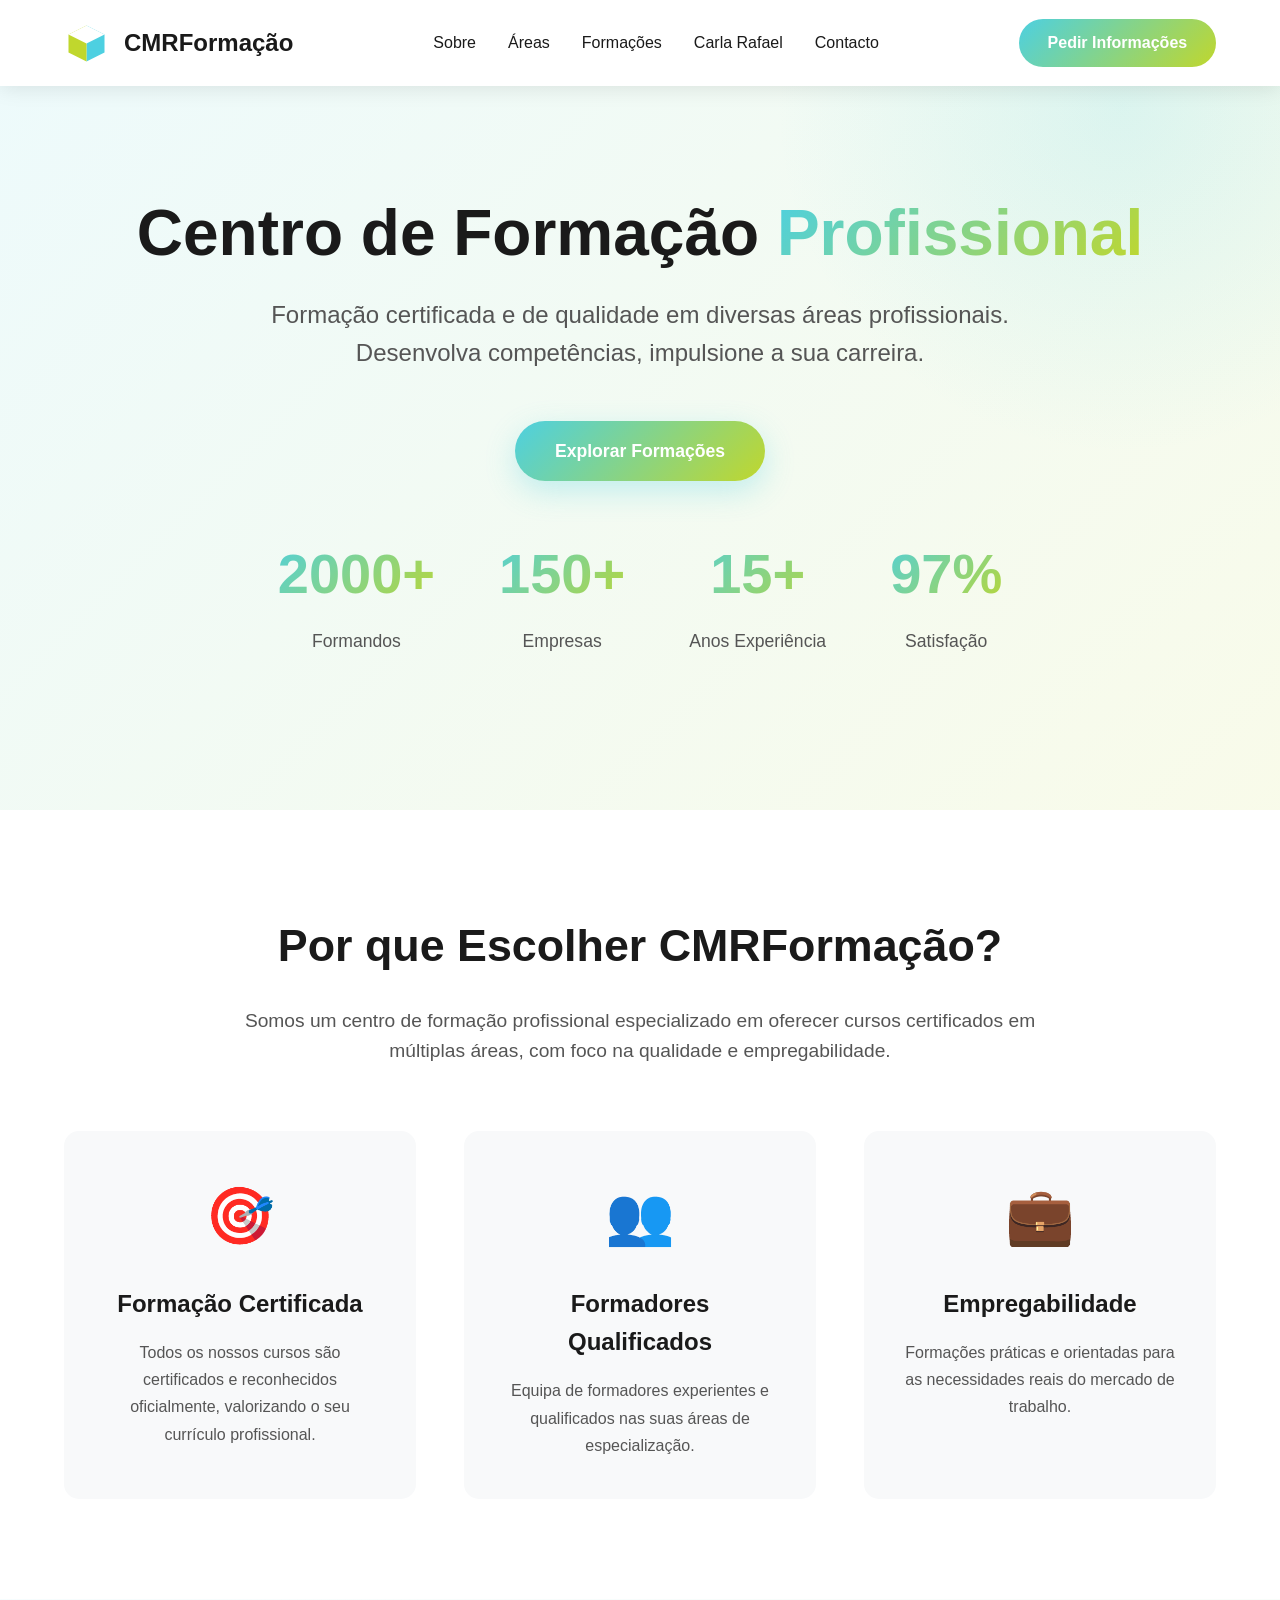
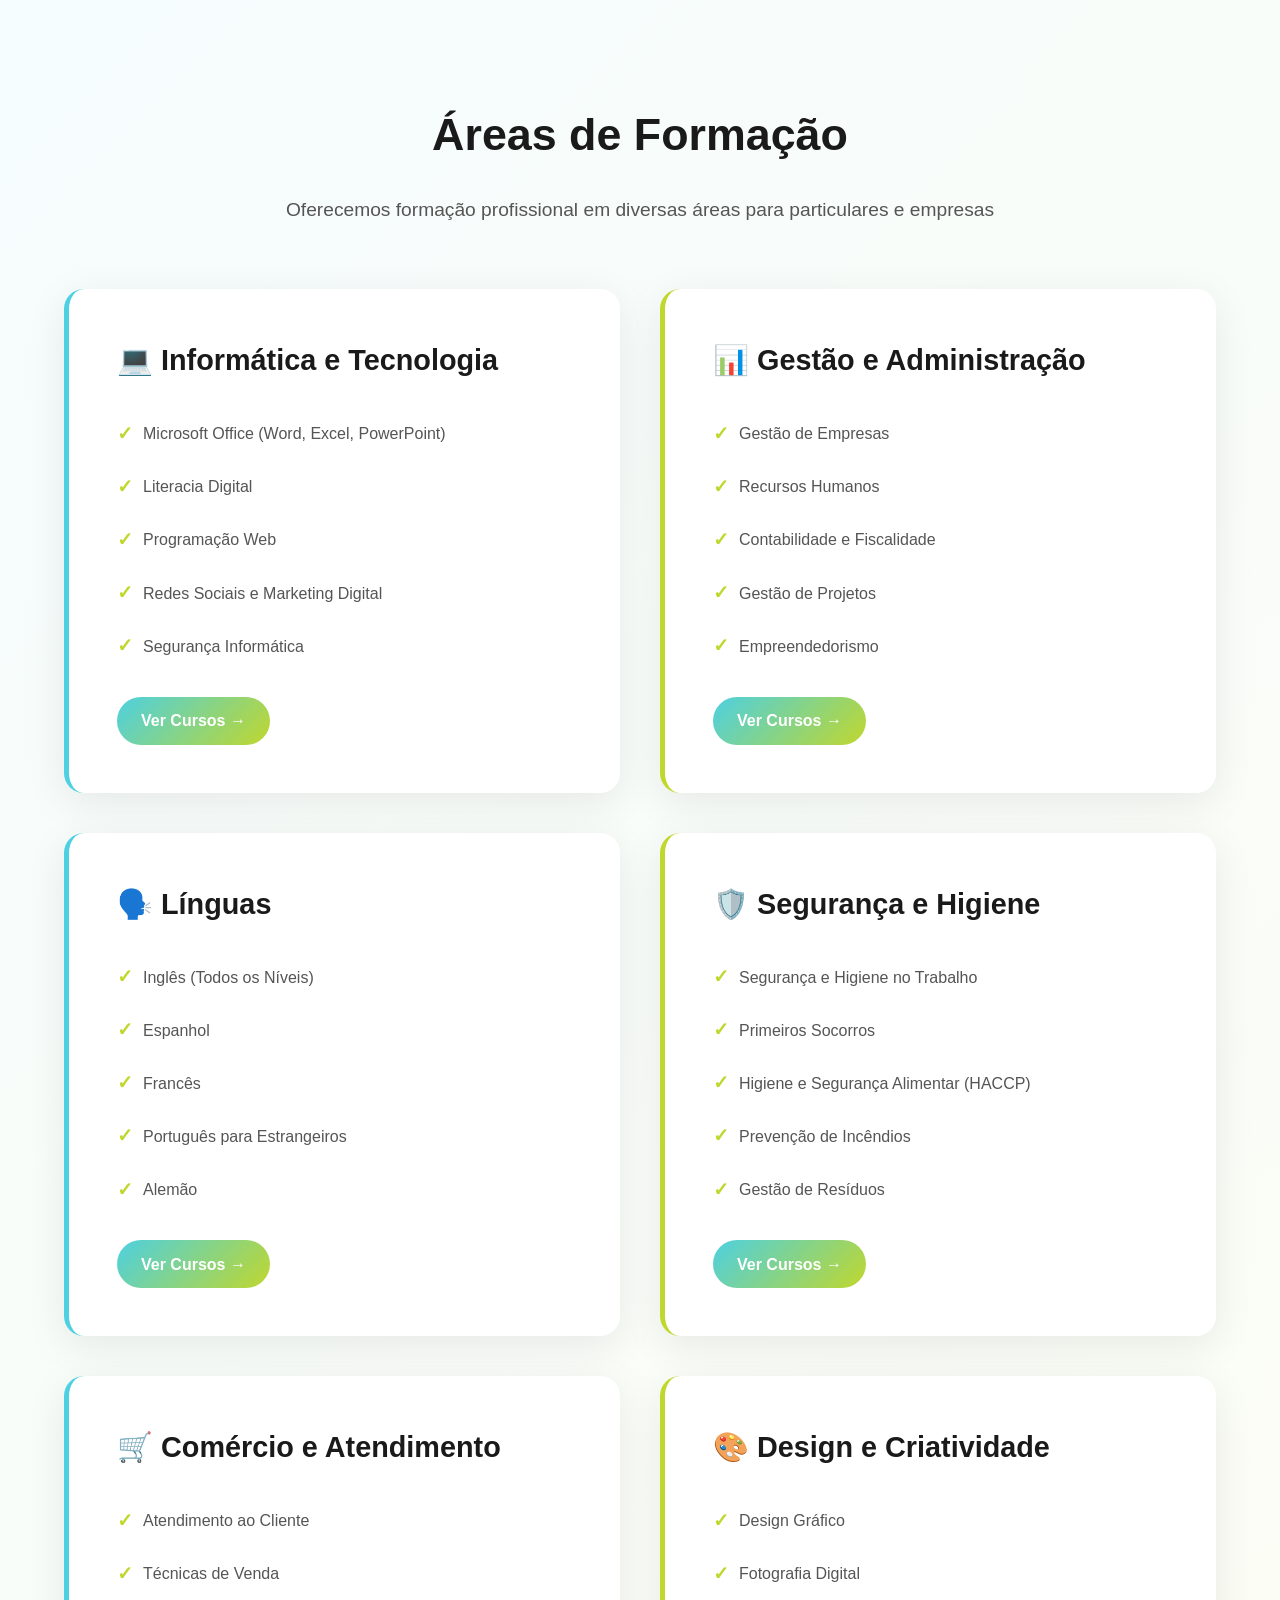
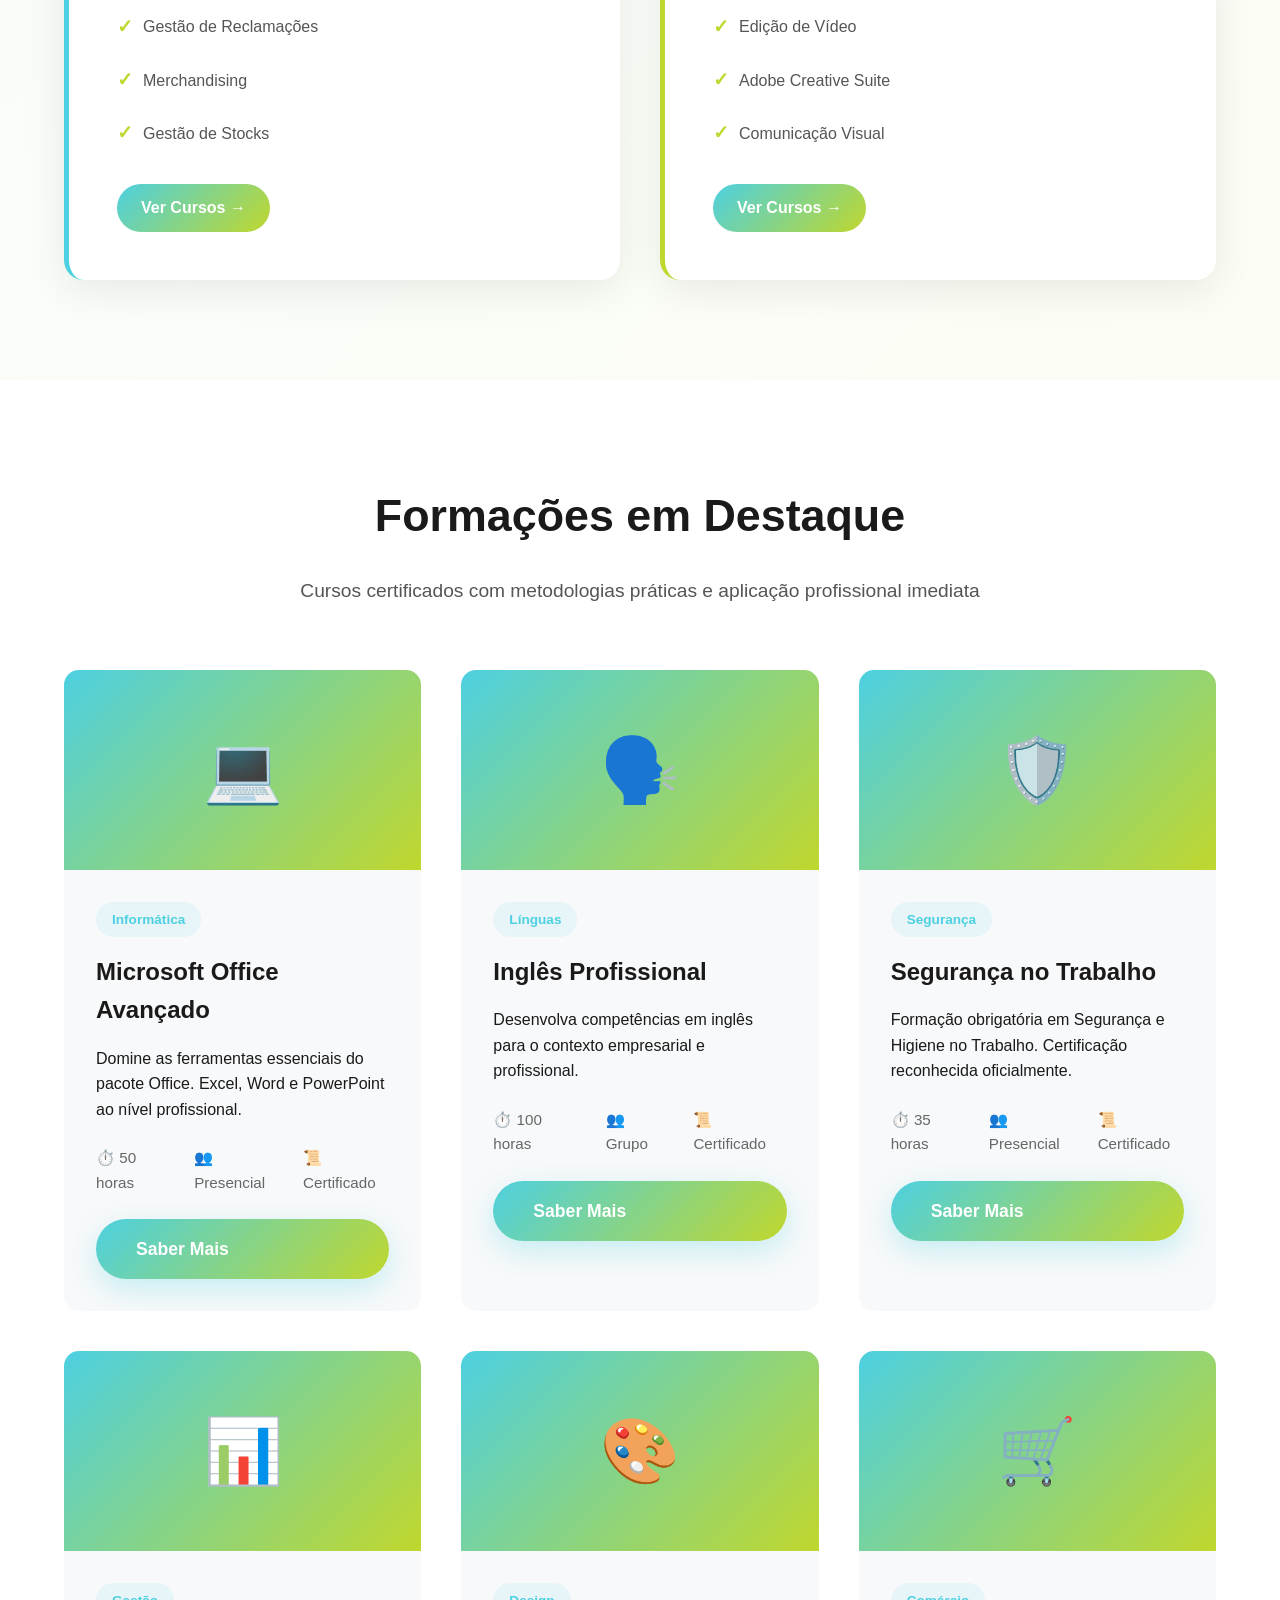
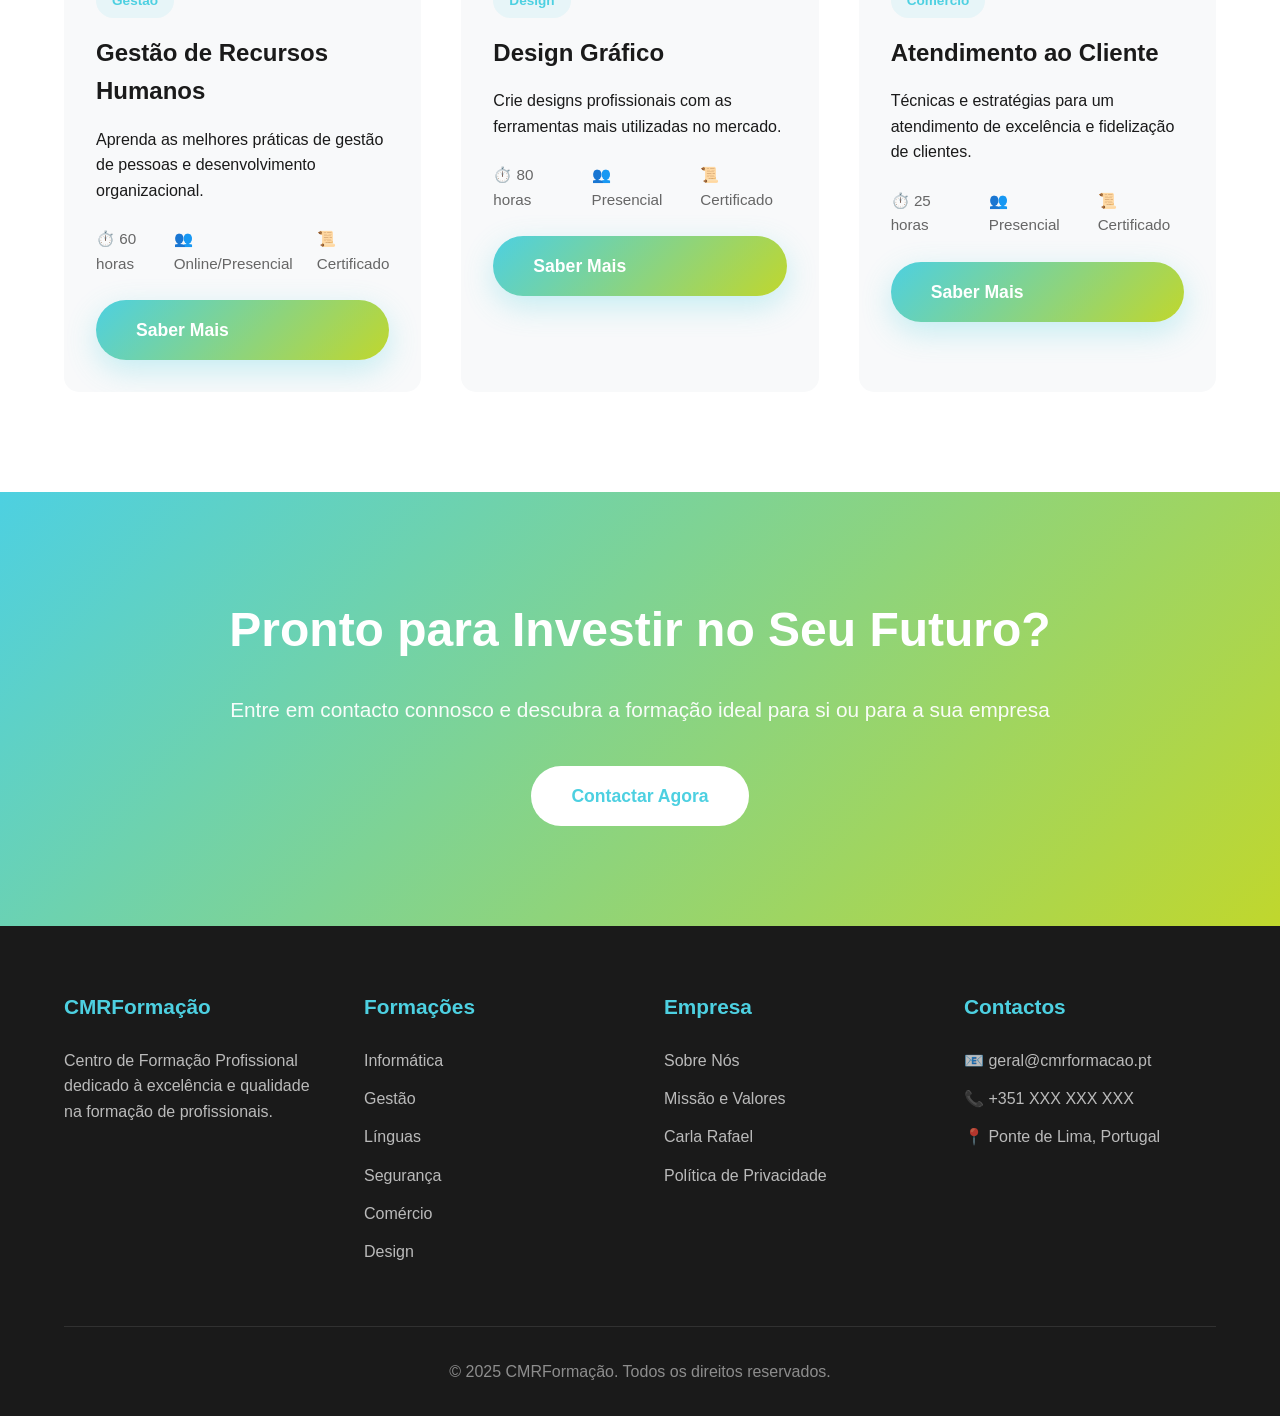
<file: index.html>
<!DOCTYPE html>
<html lang="pt">
<head>
    <meta charset="UTF-8">
    <meta name="viewport" content="width=device-width, initial-scale=1.0">
    <title>CMRFormação - Centro de Formação Profissional | Excelência em Formação</title>
    <style>
        * {
            margin: 0;
            padding: 0;
            box-sizing: border-box;
        }

        :root {
            --turquoise: #4DD0E1;
            --lime: #C0D72D;
            --dark: #1a1a1a;
            --light: #f8f9fa;
        }

        body {
            font-family: 'Segoe UI', Tahoma, Geneva, Verdana, sans-serif;
            line-height: 1.6;
            color: var(--dark);
            overflow-x: hidden;
        }

        header {
            position: fixed;
            width: 100%;
            background: rgba(255, 255, 255, 0.98);
            backdrop-filter: blur(10px);
            box-shadow: 0 2px 20px rgba(0,0,0,0.1);
            z-index: 1000;
            transition: all 0.3s ease;
        }

        nav {
            display: flex;
            justify-content: space-between;
            align-items: center;
            padding: 1.2rem 5%;
            max-width: 1400px;
            margin: 0 auto;
        }

        .logo {
            display: flex;
            align-items: center;
            gap: 15px;
            font-size: 1.5rem;
            font-weight: 700;
            color: var(--dark);
            text-decoration: none;
        }

        .logo-icon {
            width: 45px;
            height: 45px;
        }

        .nav-links {
            display: flex;
            gap: 2rem;
            list-style: none;
        }

        .nav-links a {
            text-decoration: none;
            color: var(--dark);
            font-weight: 500;
            transition: color 0.3s;
            position: relative;
        }

        .nav-links a:hover {
            color: var(--turquoise);
        }

        .nav-links a::after {
            content: '';
            position: absolute;
            bottom: -5px;
            left: 0;
            width: 0;
            height: 2px;
            background: var(--lime);
            transition: width 0.3s;
        }

        .nav-links a:hover::after {
            width: 100%;
        }

        .nav-cta {
            padding: 0.7rem 1.8rem;
            background: linear-gradient(135deg, var(--turquoise), var(--lime));
            color: white;
            border-radius: 50px;
            font-weight: 600;
            text-decoration: none;
            transition: all 0.3s;
        }

        .nav-cta:hover {
            transform: translateY(-2px);
            box-shadow: 0 10px 25px rgba(77, 208, 225, 0.3);
        }

        .hero {
            min-height: 90vh;
            display: flex;
            align-items: center;
            background: linear-gradient(135deg, rgba(77, 208, 225, 0.1) 0%, rgba(192, 215, 45, 0.1) 100%);
            padding: 120px 5% 80px;
            position: relative;
            overflow: hidden;
        }

        .hero::before {
            content: '';
            position: absolute;
            top: -30%;
            right: -15%;
            width: 700px;
            height: 700px;
            background: radial-gradient(circle, rgba(77, 208, 225, 0.15) 0%, transparent 70%);
            border-radius: 50%;
            animation: float 25s infinite ease-in-out;
        }

        @keyframes float {
            0%, 100% { transform: translate(0, 0); }
            50% { transform: translate(-40px, 40px); }
        }

        .hero-content {
            max-width: 1400px;
            margin: 0 auto;
            text-align: center;
            position: relative;
            z-index: 1;
        }

        .hero h1 {
            font-size: 4rem;
            line-height: 1.2;
            margin-bottom: 1.5rem;
            color: var(--dark);
        }

        .hero .highlight {
            background: linear-gradient(135deg, var(--turquoise), var(--lime));
            -webkit-background-clip: text;
            -webkit-text-fill-color: transparent;
            background-clip: text;
        }

        .hero .tagline {
            font-size: 1.5rem;
            color: #555;
            margin-bottom: 3rem;
            max-width: 800px;
            margin-left: auto;
            margin-right: auto;
        }

        .hero-stats {
            display: flex;
            justify-content: center;
            gap: 4rem;
            margin-top: 3rem;
            flex-wrap: wrap;
        }

        .stat-item {
            text-align: center;
        }

        .stat-number {
            font-size: 3.5rem;
            font-weight: 800;
            background: linear-gradient(135deg, var(--turquoise), var(--lime));
            -webkit-background-clip: text;
            -webkit-text-fill-color: transparent;
            background-clip: text;
        }

        .stat-label {
            font-size: 1.1rem;
            color: #555;
            margin-top: 0.5rem;
        }

        .btn {
            padding: 1rem 2.5rem;
            border: none;
            border-radius: 50px;
            font-size: 1.1rem;
            font-weight: 600;
            cursor: pointer;
            transition: all 0.3s ease;
            text-decoration: none;
            display: inline-block;
        }

        .btn-primary {
            background: linear-gradient(135deg, var(--turquoise), var(--lime));
            color: white;
            box-shadow: 0 10px 30px rgba(77, 208, 225, 0.3);
        }

        .btn-primary:hover {
            transform: translateY(-3px);
            box-shadow: 0 15px 40px rgba(77, 208, 225, 0.4);
        }

        .sobre {
            padding: 100px 5%;
            background: white;
        }

        .section-title {
            text-align: center;
            font-size: 2.8rem;
            margin-bottom: 1.5rem;
            color: var(--dark);
        }

        .section-subtitle {
            text-align: center;
            font-size: 1.2rem;
            color: #555;
            max-width: 800px;
            margin: 0 auto 4rem;
        }

        .sobre-grid {
            max-width: 1200px;
            margin: 0 auto;
            display: grid;
            grid-template-columns: repeat(3, 1fr);
            gap: 3rem;
        }

        .sobre-card {
            text-align: center;
            padding: 2.5rem;
            background: var(--light);
            border-radius: 15px;
            transition: all 0.3s;
        }

        .sobre-card:hover {
            transform: translateY(-10px);
            box-shadow: 0 15px 40px rgba(0,0,0,0.1);
        }

        .sobre-icon {
            font-size: 3.5rem;
            margin-bottom: 1.5rem;
        }

        .sobre-card h3 {
            font-size: 1.5rem;
            margin-bottom: 1rem;
            color: var(--dark);
        }

        .sobre-card p {
            color: #555;
            line-height: 1.7;
        }

        .areas {
            padding: 100px 5%;
            background: linear-gradient(135deg, rgba(77, 208, 225, 0.05) 0%, rgba(192, 215, 45, 0.05) 100%);
        }

        .areas-grid {
            max-width: 1200px;
            margin: 0 auto;
            display: grid;
            grid-template-columns: repeat(2, 1fr);
            gap: 2.5rem;
        }

        .area-card {
            background: white;
            border-radius: 20px;
            padding: 3rem;
            box-shadow: 0 10px 40px rgba(0,0,0,0.08);
            transition: all 0.3s;
            border-left: 5px solid var(--turquoise);
        }

        .area-card:nth-child(even) {
            border-left-color: var(--lime);
        }

        .area-card:hover {
            transform: translateY(-10px);
            box-shadow: 0 20px 60px rgba(0,0,0,0.12);
        }

        .area-card h3 {
            font-size: 1.8rem;
            margin-bottom: 1.5rem;
            color: var(--dark);
        }

        .area-card ul {
            list-style: none;
        }

        .area-card li {
            padding: 0.7rem 0;
            color: #555;
            display: flex;
            align-items: center;
            gap: 10px;
        }

        .area-card li::before {
            content: '✓';
            color: var(--lime);
            font-weight: bold;
            font-size: 1.2rem;
        }

        .area-link {
            display: inline-block;
            margin-top: 1.5rem;
            padding: 0.7rem 1.5rem;
            background: linear-gradient(135deg, var(--turquoise), var(--lime));
            color: white;
            border-radius: 50px;
            text-decoration: none;
            font-weight: 600;
            transition: all 0.3s;
        }

        .area-link:hover {
            transform: translateY(-2px);
            box-shadow: 0 10px 25px rgba(77, 208, 225, 0.3);
        }

        .formacoes {
            padding: 100px 5%;
            background: white;
        }

        .formacoes-grid {
            max-width: 1400px;
            margin: 0 auto;
            display: grid;
            grid-template-columns: repeat(auto-fit, minmax(350px, 1fr));
            gap: 2.5rem;
        }

        .formacao-card {
            background: var(--light);
            border-radius: 15px;
            overflow: hidden;
            transition: all 0.3s;
        }

        .formacao-card:hover {
            transform: translateY(-10px);
            box-shadow: 0 20px 50px rgba(0,0,0,0.1);
        }

        .formacao-image {
            width: 100%;
            height: 200px;
            background: linear-gradient(135deg, var(--turquoise), var(--lime));
            display: flex;
            align-items: center;
            justify-content: center;
            font-size: 4rem;
        }

        .formacao-content {
            padding: 2rem;
        }

        .formacao-tag {
            display: inline-block;
            padding: 0.4rem 1rem;
            background: rgba(77, 208, 225, 0.1);
            color: var(--turquoise);
            border-radius: 20px;
            font-size: 0.85rem;
            font-weight: 600;
            margin-bottom: 1rem;
        }

        .formacao-card h3 {
            font-size: 1.5rem;
            margin-bottom: 1rem;
            color: var(--dark);
        }

        .formacao-info {
            display: flex;
            gap: 1.5rem;
            margin: 1.5rem 0;
            font-size: 0.95rem;
            color: #666;
        }

        .formacao-info span {
            display: flex;
            align-items: center;
            gap: 0.5rem;
        }

        .cta-section {
            padding: 100px 5%;
            background: linear-gradient(135deg, var(--turquoise), var(--lime));
            text-align: center;
            color: white;
        }

        .cta-section h2 {
            font-size: 3rem;
            margin-bottom: 1.5rem;
        }

        .cta-section p {
            font-size: 1.3rem;
            margin-bottom: 2.5rem;
            opacity: 0.95;
        }

        .btn-white {
            background: white;
            color: var(--turquoise);
        }

        .btn-white:hover {
            background: var(--dark);
            color: white;
        }

        footer {
            background: var(--dark);
            color: white;
            padding: 4rem 5% 2rem;
        }

        .footer-content {
            max-width: 1400px;
            margin: 0 auto;
            display: grid;
            grid-template-columns: repeat(auto-fit, minmax(250px, 1fr));
            gap: 3rem;
            margin-bottom: 3rem;
        }

        .footer-section h3 {
            margin-bottom: 1.5rem;
            color: var(--turquoise);
            font-size: 1.3rem;
        }

        .footer-section p, .footer-section a {
            color: rgba(255,255,255,0.7);
            text-decoration: none;
            display: block;
            margin: 0.8rem 0;
            transition: color 0.3s;
        }

        .footer-section a:hover {
            color: var(--lime);
        }

        .footer-bottom {
            text-align: center;
            padding-top: 2rem;
            border-top: 1px solid rgba(255,255,255,0.1);
            color: rgba(255,255,255,0.5);
        }

        @media (max-width: 768px) {
            .hero h1 {
                font-size: 2.5rem;
            }

            .nav-links {
                display: none;
            }

            .sobre-grid,
            .areas-grid {
                grid-template-columns: 1fr;
            }

            .hero-stats {
                gap: 2rem;
            }

            .section-title {
                font-size: 2rem;
            }
        }
    </style>
</head>
<body>
    <header>
        <nav>
            <a href="index.html" class="logo">
                <svg class="logo-icon" viewBox="0 0 100 100" xmlns="http://www.w3.org/2000/svg">
                    <polygon points="50,10 90,30 90,70 50,90" fill="#4DD0E1"/>
                    <polygon points="50,10 10,30 10,70 50,90" fill="#C0D72D"/>
                    <polygon points="50,10 90,30 50,50 10,30" fill="#ffffff"/>
                </svg>
                <span>CMRFormação</span>
            </a>
            <ul class="nav-links">
                <li><a href="#sobre">Sobre</a></li>
                <li><a href="#areas">Áreas</a></li>
                <li><a href="#formacoes">Formações</a></li>
                <li><a href="Landing page carla rafael.html">Carla Rafael</a></li>
                <li><a href="#contacto">Contacto</a></li>
            </ul>
            <a href="#contacto" class="nav-cta">Pedir Informações</a>
        </nav>
    </header>

    <section class="hero">
        <div class="hero-content">
            <h1>
                Centro de Formação <span class="highlight">Profissional</span>
            </h1>
            <p class="tagline">
                Formação certificada e de qualidade em diversas áreas profissionais. 
                Desenvolva competências, impulsione a sua carreira.
            </p>
            <a href="#formacoes" class="btn btn-primary">Explorar Formações</a>
            
            <div class="hero-stats">
                <div class="stat-item">
                    <div class="stat-number">2000+</div>
                    <div class="stat-label">Formandos</div>
                </div>
                <div class="stat-item">
                    <div class="stat-number">150+</div>
                    <div class="stat-label">Empresas</div>
                </div>
                <div class="stat-item">
                    <div class="stat-number">15+</div>
                    <div class="stat-label">Anos Experiência</div>
                </div>
                <div class="stat-item">
                    <div class="stat-number">97%</div>
                    <div class="stat-label">Satisfação</div>
                </div>
            </div>
        </div>
    </section>

    <section class="sobre" id="sobre">
        <h2 class="section-title">Por que Escolher CMRFormação?</h2>
        <p class="section-subtitle">
            Somos um centro de formação profissional especializado em oferecer cursos certificados 
            em múltiplas áreas, com foco na qualidade e empregabilidade.
        </p>
        <div class="sobre-grid">
            <div class="sobre-card">
                <div class="sobre-icon">🎯</div>
                <h3>Formação Certificada</h3>
                <p>Todos os nossos cursos são certificados e reconhecidos oficialmente, valorizando o seu currículo profissional.</p>
            </div>
            <div class="sobre-card">
                <div class="sobre-icon">👥</div>
                <h3>Formadores Qualificados</h3>
                <p>Equipa de formadores experientes e qualificados nas suas áreas de especialização.</p>
            </div>
            <div class="sobre-card">
                <div class="sobre-icon">💼</div>
                <h3>Empregabilidade</h3>
                <p>Formações práticas e orientadas para as necessidades reais do mercado de trabalho.</p>
            </div>
        </div>
    </section>

    <section class="areas" id="areas">
        <h2 class="section-title">Áreas de Formação</h2>
        <p class="section-subtitle">
            Oferecemos formação profissional em diversas áreas para particulares e empresas
        </p>
        <div class="areas-grid">
            <div class="area-card">
                <h3>💻 Informática e Tecnologia</h3>
                <ul>
                    <li>Microsoft Office (Word, Excel, PowerPoint)</li>
                    <li>Literacia Digital</li>
                    <li>Programação Web</li>
                    <li>Redes Sociais e Marketing Digital</li>
                    <li>Segurança Informática</li>
                </ul>
                <a href="informatica-tecnologia.html" class="area-link">Ver Cursos →</a>
            </div>

            <div class="area-card">
                <h3>📊 Gestão e Administração</h3>
                <ul>
                    <li>Gestão de Empresas</li>
                    <li>Recursos Humanos</li>
                    <li>Contabilidade e Fiscalidade</li>
                    <li>Gestão de Projetos</li>
                    <li>Empreendedorismo</li>
                </ul>
                <a href="gestao-administracao.html" class="area-link">Ver Cursos →</a>
            </div>

            <div class="area-card">
                <h3>🗣️ Línguas</h3>
                <ul>
                    <li>Inglês (Todos os Níveis)</li>
                    <li>Espanhol</li>
                    <li>Francês</li>
                    <li>Português para Estrangeiros</li>
                    <li>Alemão</li>
                </ul>
                <a href="linguas.html" class="area-link">Ver Cursos →</a>
            </div>

            <div class="area-card">
                <h3>🛡️ Segurança e Higiene</h3>
                <ul>
                    <li>Segurança e Higiene no Trabalho</li>
                    <li>Primeiros Socorros</li>
                    <li>Higiene e Segurança Alimentar (HACCP)</li>
                    <li>Prevenção de Incêndios</li>
                    <li>Gestão de Resíduos</li>
                </ul>
                <a href="seguranca-higiene.html" class="area-link">Ver Cursos →</a>
            </div>

            <div class="area-card">
                <h3>🛒 Comércio e Atendimento</h3>
                <ul>
                    <li>Atendimento ao Cliente</li>
                    <li>Técnicas de Venda</li>
                    <li>Gestão de Reclamações</li>
                    <li>Merchandising</li>
                    <li>Gestão de Stocks</li>
                </ul>
                <a href="comercio-atendimento.html" class="area-link">Ver Cursos →</a>
            </div>

            <div class="area-card">
                <h3>🎨 Design e Criatividade</h3>
                <ul>
                    <li>Design Gráfico</li>
                    <li>Fotografia Digital</li>
                    <li>Edição de Vídeo</li>
                    <li>Adobe Creative Suite</li>
                    <li>Comunicação Visual</li>
                </ul>
                <a href="design-page.html" class="area-link">Ver Cursos →</a>
            </div>
        </div>
    </section>

    <section class="formacoes" id="formacoes">
        <h2 class="section-title">Formações em Destaque</h2>
        <p class="section-subtitle">
            Cursos certificados com metodologias práticas e aplicação profissional imediata
        </p>
        <div class="formacoes-grid">
            <div class="formacao-card">
                <div class="formacao-image">💻</div>
                <div class="formacao-content">
                    <span class="formacao-tag">Informática</span>
                    <h3>Microsoft Office Avançado</h3>
                    <p>Domine as ferramentas essenciais do pacote Office. Excel, Word e PowerPoint ao nível profissional.</p>
                    <div class="formacao-info">
                        <span>⏱️ 50 horas</span>
                        <span>👥 Presencial</span>
                        <span>📜 Certificado</span>
                    </div>
                    <a href="informatica-tecnologia.html" class="btn btn-primary" style="width: 100%;">Saber Mais</a>
                </div>
            </div>

            <div class="formacao-card">
                <div class="formacao-image">🗣️</div>
                <div class="formacao-content">
                    <span class="formacao-tag">Línguas</span>
                    <h3>Inglês Profissional</h3>
                    <p>Desenvolva competências em inglês para o contexto empresarial e profissional.</p>
                    <div class="formacao-info">
                        <span>⏱️ 100 horas</span>
                        <span>👥 Grupo</span>
                        <span>📜 Certificado</span>
                    </div>
                    <a href="linguas.html" class="btn btn-primary" style="width: 100%;">Saber Mais</a>
                </div>
            </div>

            <div class="formacao-card">
                <div class="formacao-image">🛡️</div>
                <div class="formacao-content">
                    <span class="formacao-tag">Segurança</span>
                    <h3>Segurança no Trabalho</h3>
                    <p>Formação obrigatória em Segurança e Higiene no Trabalho. Certificação reconhecida oficialmente.</p>
                    <div class="formacao-info">
                        <span>⏱️ 35 horas</span>
                        <span>👥 Presencial</span>
                        <span>📜 Certificado</span>
                    </div>
                    <a href="seguranca-higiene.html" class="btn btn-primary" style="width: 100%;">Saber Mais</a>
                </div>
            </div>

            <div class="formacao-card">
                <div class="formacao-image">📊</div>
                <div class="formacao-content">
                    <span class="formacao-tag">Gestão</span>
                    <h3>Gestão de Recursos Humanos</h3>
                    <p>Aprenda as melhores práticas de gestão de pessoas e desenvolvimento organizacional.</p>
                    <div class="formacao-info">
                        <span>⏱️ 60 horas</span>
                        <span>👥 Online/Presencial</span>
                        <span>📜 Certificado</span>
                    </div>
                    <a href="gestao-administracao.html" class="btn btn-primary" style="width: 100%;">Saber Mais</a>
                </div>
            </div>

            <div class="formacao-card">
                <div class="formacao-image">🎨</div>
                <div class="formacao-content">
                    <span class="formacao-tag">Design</span>
                    <h3>Design Gráfico</h3>
                    <p>Crie designs profissionais com as ferramentas mais utilizadas no mercado.</p>
                    <div class="formacao-info">
                        <span>⏱️ 80 horas</span>
                        <span>👥 Presencial</span>
                        <span>📜 Certificado</span>
                    </div>
                    <a href="design-page.html" class="btn btn-primary" style="width: 100%;">Saber Mais</a>
                </div>
            </div>

            <div class="formacao-card">
                <div class="formacao-image">🛒</div>
                <div class="formacao-content">
                    <span class="formacao-tag">Comércio</span>
                    <h3>Atendimento ao Cliente</h3>
                    <p>Técnicas e estratégias para um atendimento de excelência e fidelização de clientes.</p>
                    <div class="formacao-info">
                        <span>⏱️ 25 horas</span>
                        <span>👥 Presencial</span>
                        <span>📜 Certificado</span>
                    </div>
                    <a href="comercio-atendimento.html" class="btn btn-primary" style="width: 100%;">Saber Mais</a>
                </div>
            </div>
        </div>
    </section>

    <section class="cta-section" id="contacto">
        <h2>Pronto para Investir no Seu Futuro?</h2>
        <p>Entre em contacto connosco e descubra a formação ideal para si ou para a sua empresa</p>
        <a href="mailto:geral@cmrformacao.pt" class="btn btn-white">Contactar Agora</a>
    </section>

    <footer>
        <div class="footer-content">
            <div class="footer-section">
                <h3>CMRFormação</h3>
                <p>Centro de Formação Profissional dedicado à excelência e qualidade na formação de profissionais.</p>
            </div>
            <div class="footer-section">
                <h3>Formações</h3>
                <a href="informatica-tecnologia.html">Informática</a>
                <a href="gestao-administracao.html">Gestão</a>
                <a href="linguas.html">Línguas</a>
                <a href="seguranca-higiene.html">Segurança</a>
                <a href="comercio-atendimento.html">Comércio</a>
                <a href="design-page.html">Design</a>
            </div>
            <div class="footer-section">
                <h3>Empresa</h3>
                <a href="#sobre">Sobre Nós</a>
                <a href="missao-visao-valores.html">Missão e Valores</a>
                <a href="Landing page carla rafael.html">Carla Rafael</a>
                <a href="politica-privacidade.html">Política de Privacidade</a>
            </div>
            <div class="footer-section">
                <h3>Contactos</h3>
                <p>📧 geral@cmrformacao.pt</p>
                <p>📞 +351 XXX XXX XXX</p>
                <p>📍 Ponte de Lima, Portugal</p>
            </div>
        </div>
        <div class="footer-bottom">
            <p>© 2025 CMRFormação. Todos os direitos reservados.</p>
        </div>
    </footer>

    <script>
        // Smooth scroll
        document.querySelectorAll('a[href^="#"]').forEach(anchor => {
            anchor.addEventListener('click', function (e) {
                e.preventDefault();
                const target = document.querySelector(this.getAttribute('href'));
                if (target) {
                    target.scrollIntoView({ behavior: 'smooth', block: 'start' });
                }
            });
        });

        // Header scroll effect
        window.addEventListener('scroll', () => {
            const header = document.querySelector('header');
            if (window.scrollY > 100) {
                header.style.boxShadow = '0 5px 30px rgba(0,0,0,0.15)';
            } else {
                header.style.boxShadow = '0 2px 20px rgba(0,0,0,0.1)';
            }
        });
    </script>
</body>
</html>
</file>
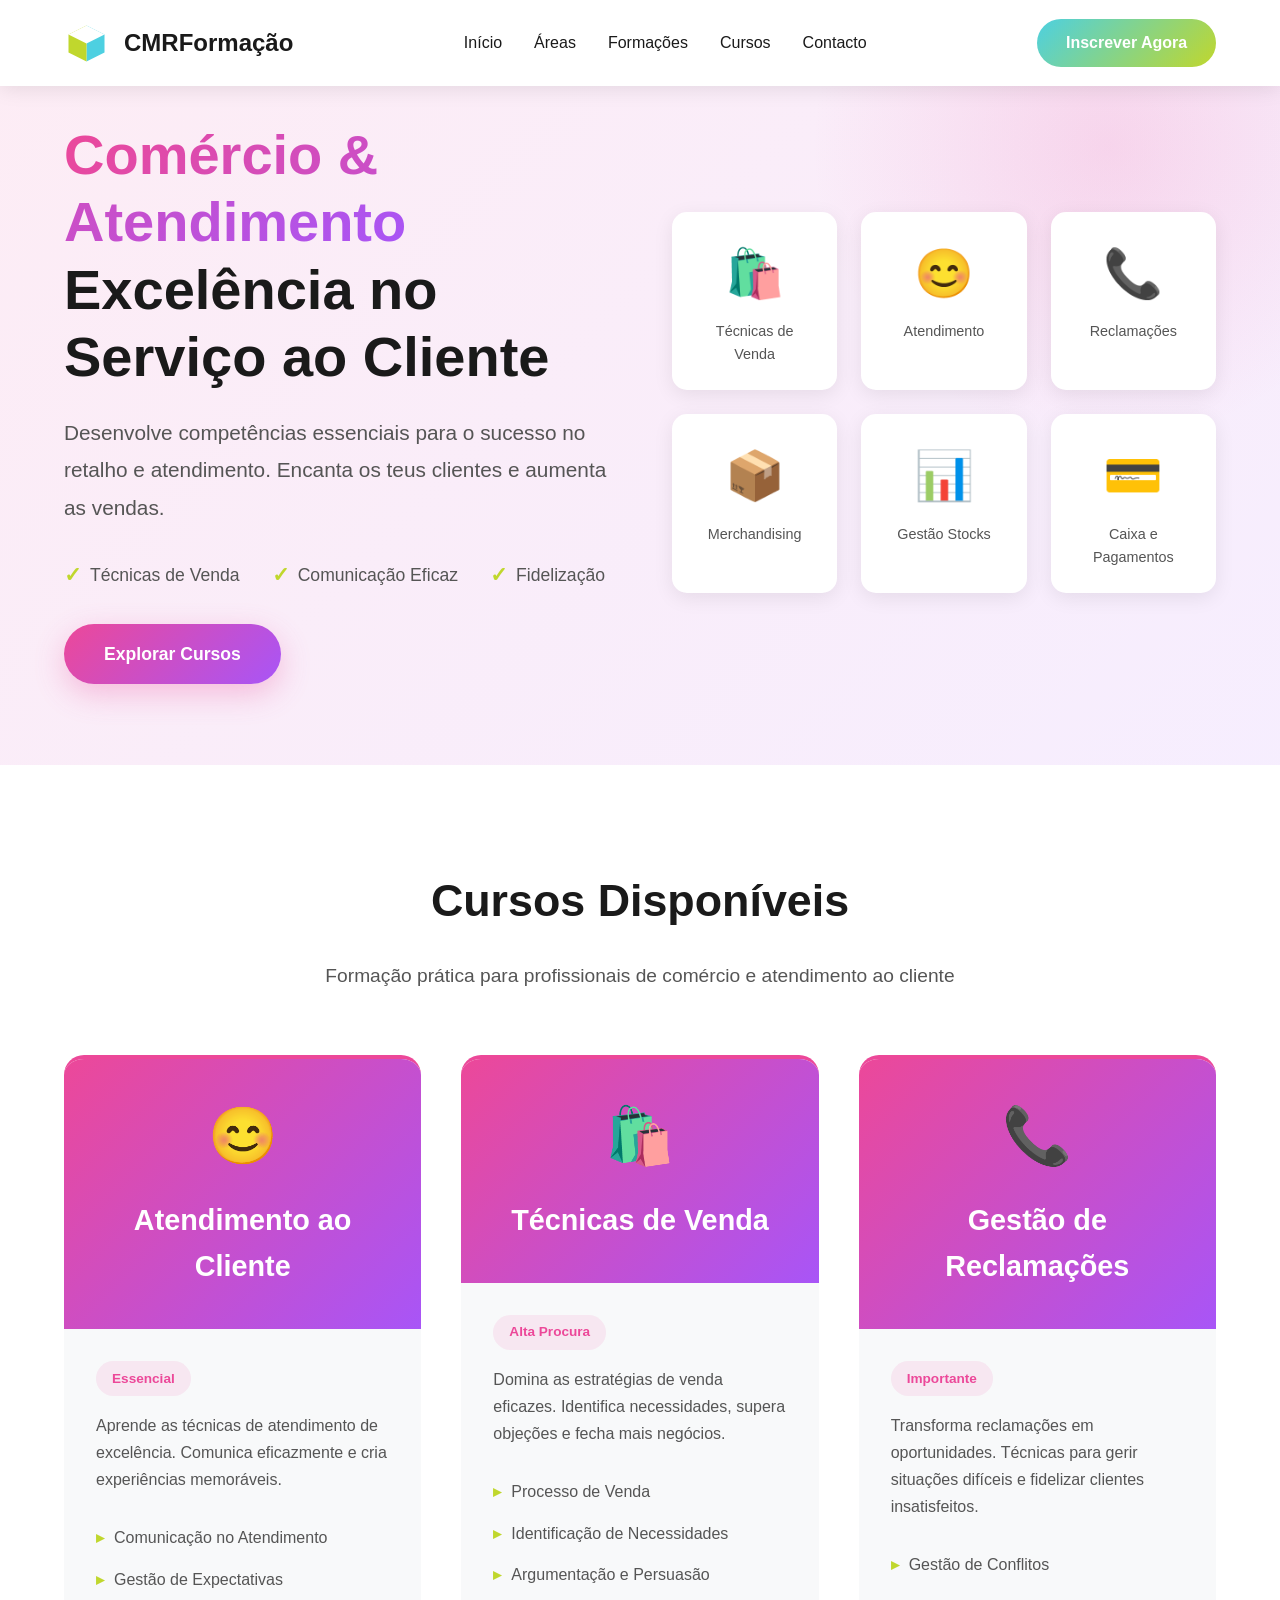
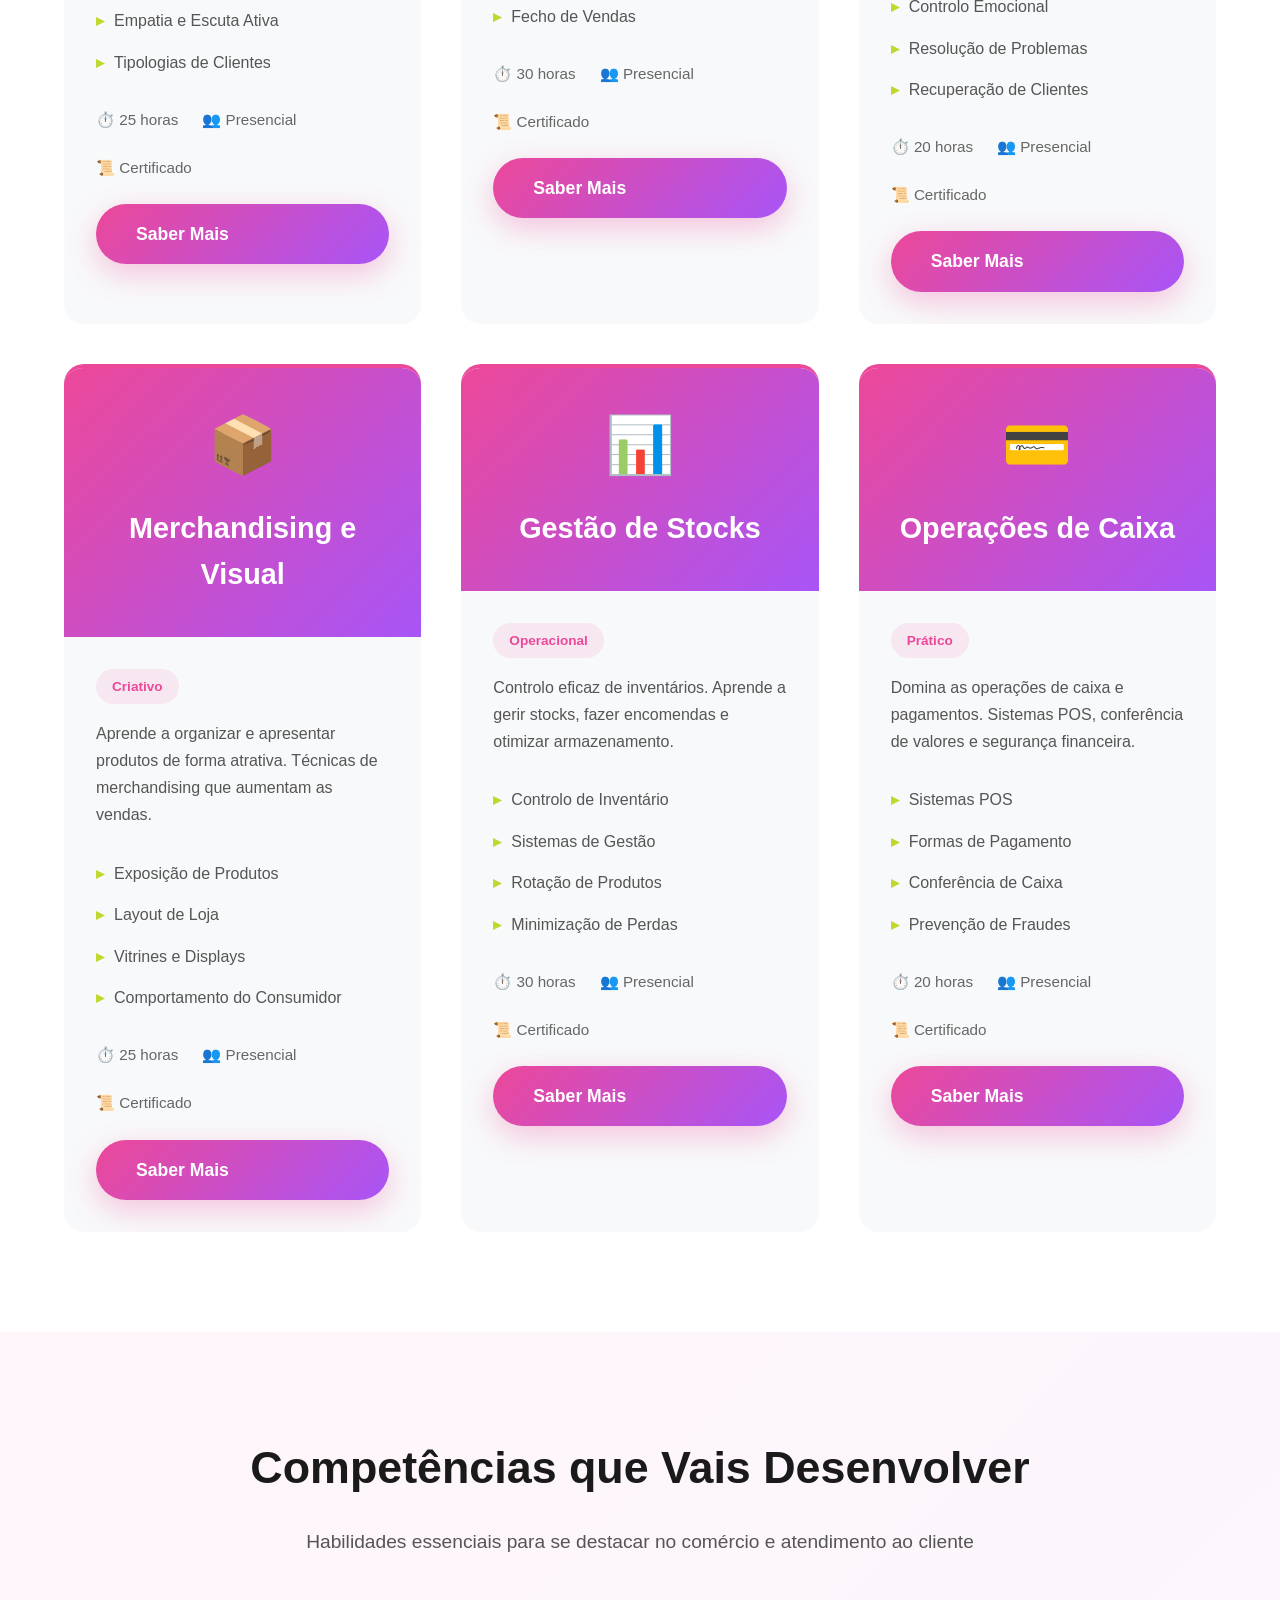
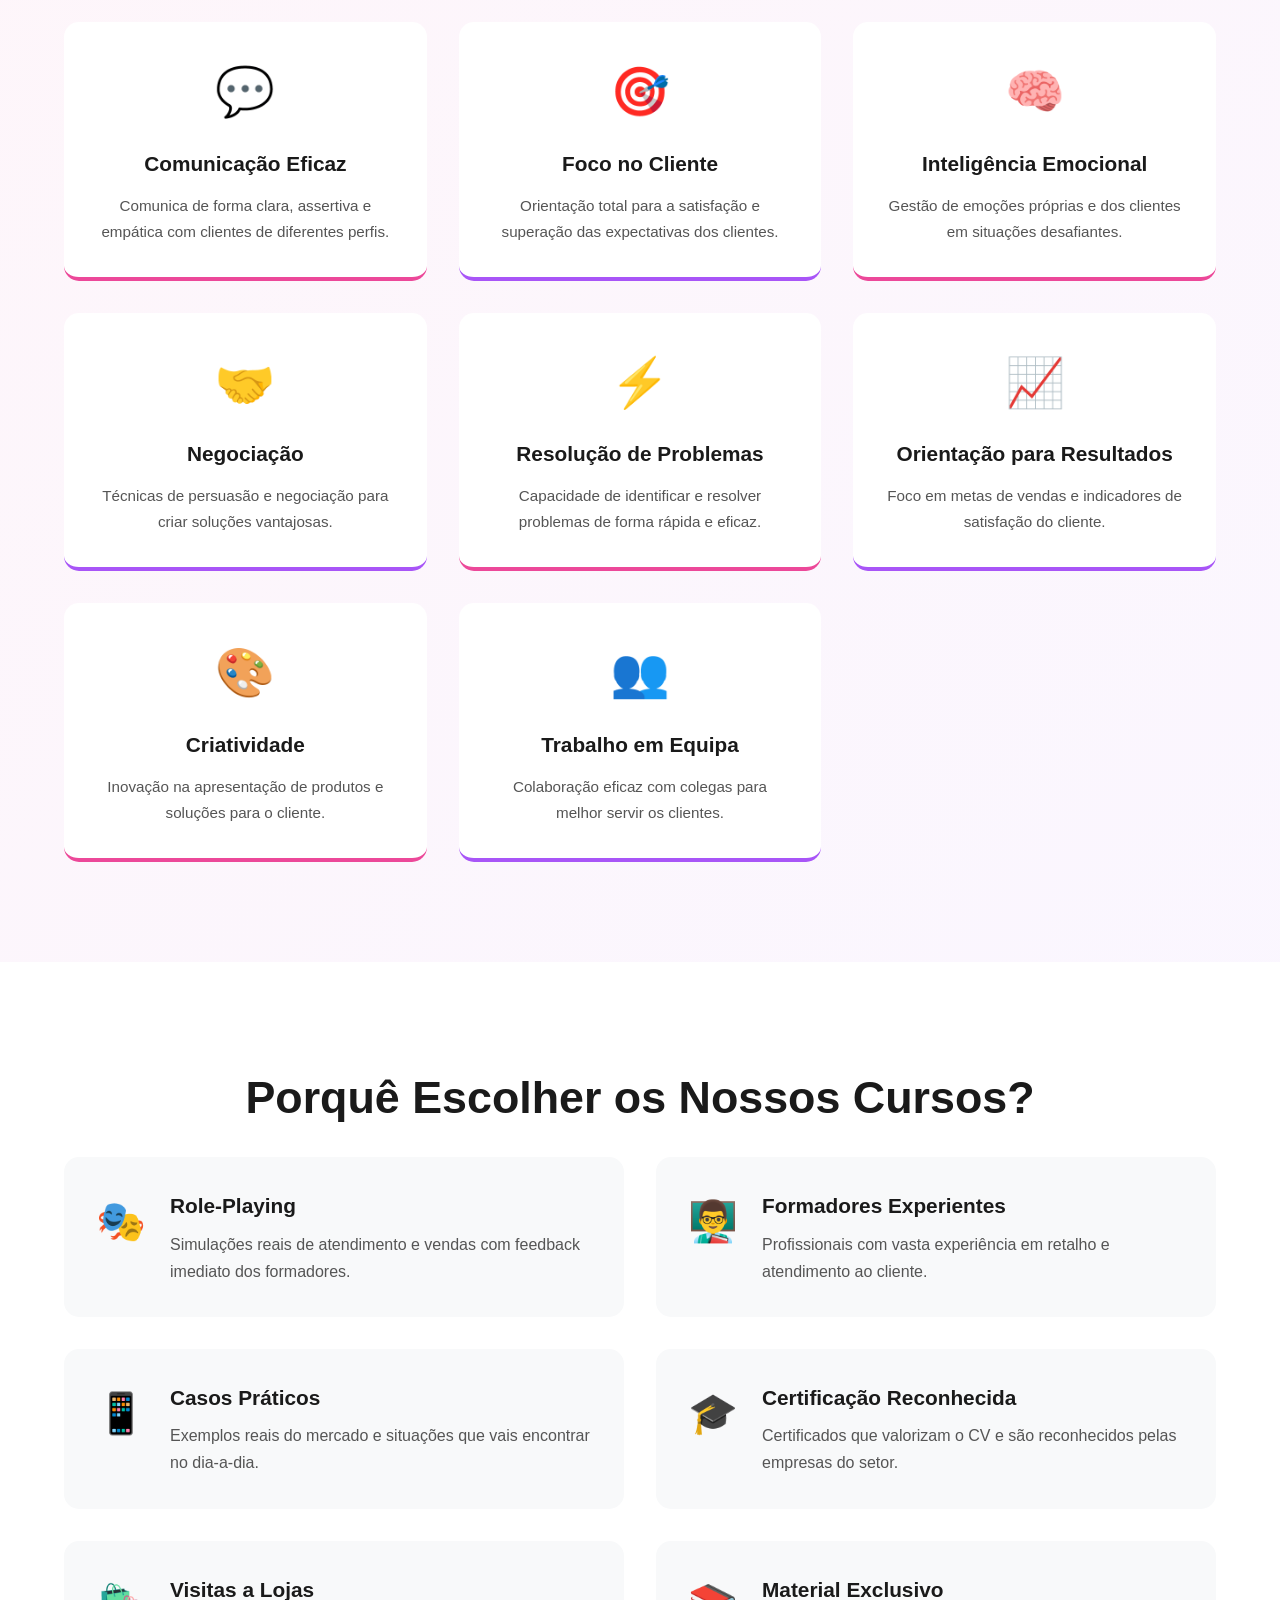
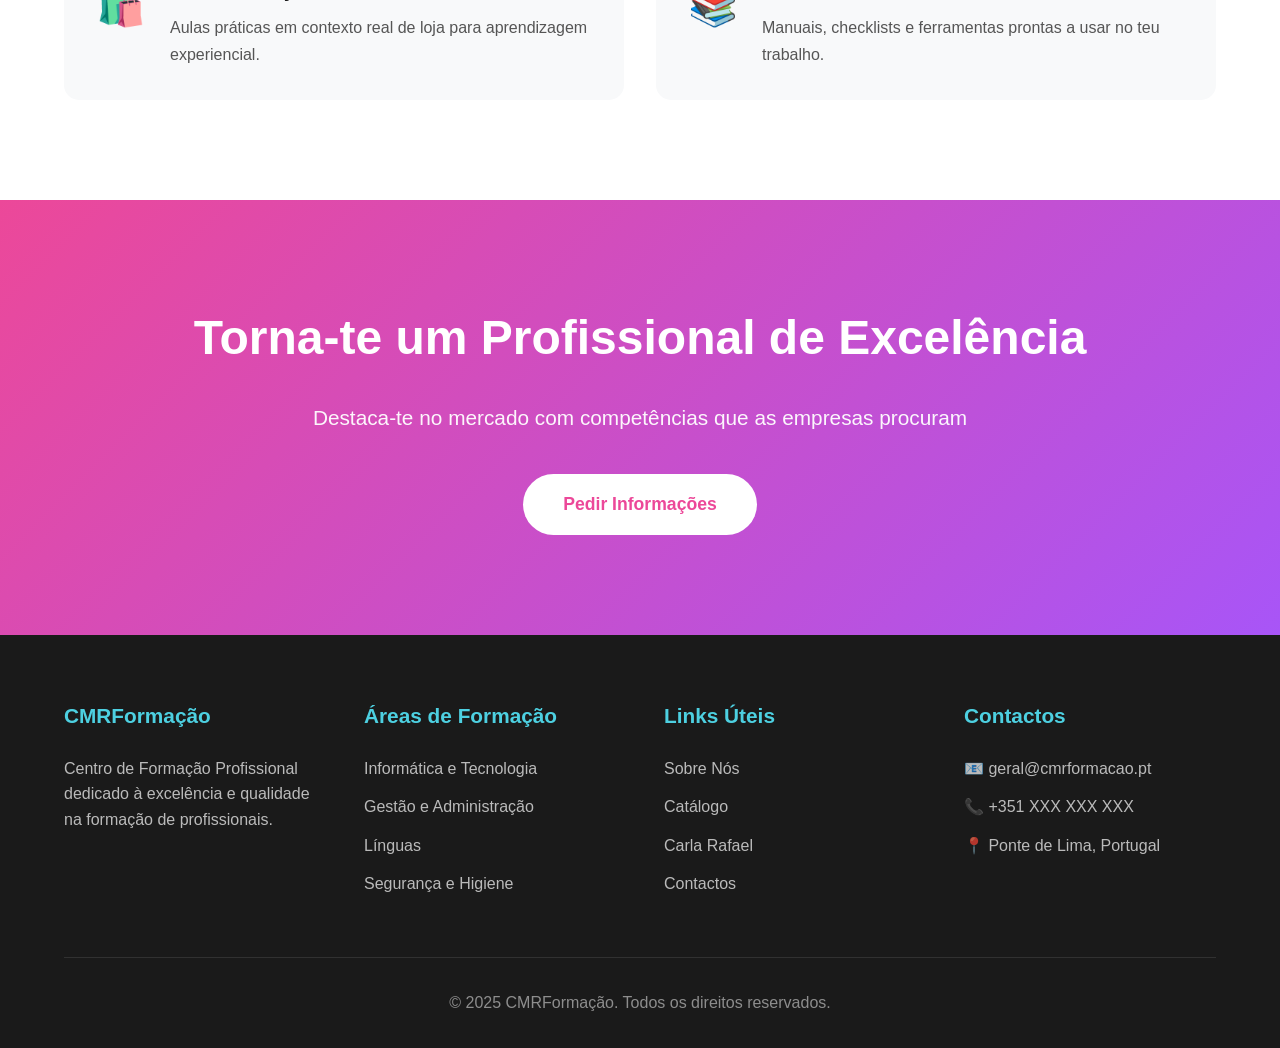
<file: comercio-atendimento.html>
<!DOCTYPE html>
<html lang="pt">
<head>
    <meta charset="UTF-8">
    <meta name="viewport" content="width=device-width, initial-scale=1.0">
    <title>Comércio e Atendimento | CMRFormação - Cursos Certificados</title>
    <style>
        * {
            margin: 0;
            padding: 0;
            box-sizing: border-box;
        }

        :root {
            --turquoise: #4DD0E1;
            --lime: #C0D72D;
            --dark: #1a1a1a;
            --light: #f8f9fa;
            --commerce-pink: #ec4899;
            --commerce-purple: #a855f7;
        }

        body {
            font-family: 'Segoe UI', Tahoma, Geneva, Verdana, sans-serif;
            line-height: 1.6;
            color: var(--dark);
            overflow-x: hidden;
        }

        header {
            position: fixed;
            width: 100%;
            background: rgba(255, 255, 255, 0.98);
            backdrop-filter: blur(10px);
            box-shadow: 0 2px 20px rgba(0,0,0,0.1);
            z-index: 1000;
            transition: all 0.3s ease;
        }

        nav {
            display: flex;
            justify-content: space-between;
            align-items: center;
            padding: 1.2rem 5%;
            max-width: 1400px;
            margin: 0 auto;
        }

        .logo {
            display: flex;
            align-items: center;
            gap: 15px;
            font-size: 1.5rem;
            font-weight: 700;
            color: var(--dark);
            text-decoration: none;
        }

        .logo-icon {
            width: 45px;
            height: 45px;
        }

        .nav-links {
            display: flex;
            gap: 2rem;
            list-style: none;
        }

        .nav-links a {
            text-decoration: none;
            color: var(--dark);
            font-weight: 500;
            transition: color 0.3s;
        }

        .nav-links a:hover {
            color: var(--turquoise);
        }

        .nav-cta {
            padding: 0.7rem 1.8rem;
            background: linear-gradient(135deg, var(--turquoise), var(--lime));
            color: white;
            border-radius: 50px;
            font-weight: 600;
            text-decoration: none;
            transition: all 0.3s;
        }

        .nav-cta:hover {
            transform: translateY(-2px);
            box-shadow: 0 10px 25px rgba(77, 208, 225, 0.3);
        }

        .hero {
            min-height: 85vh;
            display: flex;
            align-items: center;
            background: linear-gradient(135deg, rgba(236, 72, 153, 0.1) 0%, rgba(168, 85, 247, 0.1) 100%);
            padding: 120px 5% 80px;
            position: relative;
            overflow: hidden;
        }

        .hero::before {
            content: '';
            position: absolute;
            top: -20%;
            right: -10%;
            width: 600px;
            height: 600px;
            background: radial-gradient(circle, rgba(236, 72, 153, 0.15) 0%, transparent 70%);
            border-radius: 50%;
            animation: float 20s infinite ease-in-out;
        }

        @keyframes float {
            0%, 100% { transform: translate(0, 0); }
            50% { transform: translate(-30px, 30px); }
        }

        .hero-content {
            max-width: 1400px;
            margin: 0 auto;
            display: grid;
            grid-template-columns: 1fr 1fr;
            gap: 4rem;
            align-items: center;
            position: relative;
            z-index: 1;
        }

        .hero-text h1 {
            font-size: 3.5rem;
            line-height: 1.2;
            margin-bottom: 1.5rem;
            color: var(--dark);
        }

        .hero-text .highlight {
            background: linear-gradient(135deg, var(--commerce-pink), var(--commerce-purple));
            -webkit-background-clip: text;
            -webkit-text-fill-color: transparent;
            background-clip: text;
        }

        .hero-text p {
            font-size: 1.3rem;
            color: #555;
            margin-bottom: 2rem;
            line-height: 1.8;
        }

        .hero-features {
            display: flex;
            gap: 2rem;
            flex-wrap: wrap;
            margin-bottom: 2rem;
        }

        .hero-feature {
            display: flex;
            align-items: center;
            gap: 0.5rem;
            font-size: 1.1rem;
            color: #555;
        }

        .hero-feature::before {
            content: '✓';
            color: var(--lime);
            font-weight: bold;
            font-size: 1.3rem;
        }

        .hero-icons {
            display: grid;
            grid-template-columns: repeat(3, 1fr);
            gap: 1.5rem;
        }

        .commerce-icon-box {
            background: white;
            padding: 1.5rem;
            border-radius: 15px;
            text-align: center;
            box-shadow: 0 5px 20px rgba(0,0,0,0.08);
            transition: all 0.3s;
        }

        .commerce-icon-box:hover {
            transform: translateY(-10px);
            box-shadow: 0 15px 40px rgba(236, 72, 153, 0.2);
        }

        .commerce-icon-box span {
            font-size: 3rem;
            display: block;
            margin-bottom: 0.5rem;
        }

        .commerce-icon-box p {
            font-size: 0.9rem;
            color: #555;
            margin: 0;
        }

        .btn {
            padding: 1rem 2.5rem;
            border: none;
            border-radius: 50px;
            font-size: 1.1rem;
            font-weight: 600;
            cursor: pointer;
            transition: all 0.3s ease;
            text-decoration: none;
            display: inline-block;
        }

        .btn-primary {
            background: linear-gradient(135deg, var(--commerce-pink), var(--commerce-purple));
            color: white;
            box-shadow: 0 10px 30px rgba(236, 72, 153, 0.3);
        }

        .btn-primary:hover {
            transform: translateY(-3px);
            box-shadow: 0 15px 40px rgba(236, 72, 153, 0.4);
        }

        .section-title {
            text-align: center;
            font-size: 2.8rem;
            margin-bottom: 1.5rem;
            color: var(--dark);
        }

        .section-subtitle {
            text-align: center;
            font-size: 1.2rem;
            color: #555;
            max-width: 800px;
            margin: 0 auto 4rem;
        }

        .cursos-section {
            padding: 100px 5%;
            background: white;
        }

        .cursos-grid {
            max-width: 1400px;
            margin: 0 auto;
            display: grid;
            grid-template-columns: repeat(auto-fit, minmax(350px, 1fr));
            gap: 2.5rem;
        }

        .curso-card {
            background: var(--light);
            border-radius: 20px;
            overflow: hidden;
            transition: all 0.3s;
            border-top: 4px solid var(--commerce-pink);
        }

        .curso-card:hover {
            transform: translateY(-10px);
            box-shadow: 0 20px 50px rgba(0,0,0,0.1);
        }

        .curso-header {
            background: linear-gradient(135deg, var(--commerce-pink), var(--commerce-purple));
            padding: 2rem;
            color: white;
            text-align: center;
        }

        .curso-header span {
            font-size: 3.5rem;
            display: block;
            margin-bottom: 1rem;
        }

        .curso-header h3 {
            font-size: 1.8rem;
            margin-bottom: 0.5rem;
        }

        .curso-body {
            padding: 2rem;
        }

        .curso-tag {
            display: inline-block;
            padding: 0.4rem 1rem;
            background: rgba(236, 72, 153, 0.1);
            color: var(--commerce-pink);
            border-radius: 20px;
            font-size: 0.85rem;
            font-weight: 600;
            margin-bottom: 1rem;
        }

        .curso-description {
            color: #555;
            line-height: 1.7;
            margin-bottom: 1.5rem;
        }

        .curso-topics {
            list-style: none;
            margin-bottom: 1.5rem;
        }

        .curso-topics li {
            padding: 0.5rem 0;
            color: #555;
            display: flex;
            align-items: center;
            gap: 10px;
        }

        .curso-topics li::before {
            content: '▸';
            color: var(--lime);
            font-weight: bold;
        }

        .curso-info {
            display: flex;
            gap: 1.5rem;
            margin: 1.5rem 0;
            font-size: 0.95rem;
            color: #666;
            flex-wrap: wrap;
        }

        .curso-info span {
            display: flex;
            align-items: center;
            gap: 0.5rem;
        }

        .competencias-section {
            padding: 100px 5%;
            background: linear-gradient(135deg, rgba(236, 72, 153, 0.05) 0%, rgba(168, 85, 247, 0.05) 100%);
        }

        .competencias-grid {
            max-width: 1200px;
            margin: 0 auto;
            display: grid;
            grid-template-columns: repeat(auto-fit, minmax(280px, 1fr));
            gap: 2rem;
        }

        .competencia-card {
            background: white;
            padding: 2rem;
            border-radius: 15px;
            text-align: center;
            transition: all 0.3s;
            border-bottom: 4px solid var(--commerce-pink);
        }

        .competencia-card:nth-child(even) {
            border-bottom-color: var(--commerce-purple);
        }

        .competencia-card:hover {
            transform: translateY(-10px);
            box-shadow: 0 15px 40px rgba(0,0,0,0.1);
        }

        .competencia-icon {
            font-size: 3rem;
            margin-bottom: 1rem;
        }

        .competencia-card h3 {
            font-size: 1.3rem;
            margin-bottom: 0.8rem;
            color: var(--dark);
        }

        .competencia-card p {
            color: #555;
            line-height: 1.7;
            font-size: 0.95rem;
        }

        .vantagens-section {
            padding: 100px 5%;
            background: white;
        }

        .vantagens-grid {
            max-width: 1200px;
            margin: 0 auto;
            display: grid;
            grid-template-columns: repeat(2, 1fr);
            gap: 2rem;
        }

        .vantagem-card {
            display: flex;
            gap: 1.5rem;
            padding: 2rem;
            background: var(--light);
            border-radius: 15px;
            transition: all 0.3s;
        }

        .vantagem-card:hover {
            transform: translateX(10px);
            box-shadow: 0 10px 30px rgba(0,0,0,0.08);
        }

        .vantagem-icon {
            font-size: 2.5rem;
            flex-shrink: 0;
        }

        .vantagem-content h3 {
            font-size: 1.3rem;
            margin-bottom: 0.5rem;
            color: var(--dark);
        }

        .vantagem-content p {
            color: #555;
            line-height: 1.7;
        }

        .cta-section {
            padding: 100px 5%;
            background: linear-gradient(135deg, var(--commerce-pink), var(--commerce-purple));
            text-align: center;
            color: white;
        }

        .cta-section h2 {
            font-size: 3rem;
            margin-bottom: 1.5rem;
        }

        .cta-section p {
            font-size: 1.3rem;
            margin-bottom: 2.5rem;
            opacity: 0.95;
        }

        .btn-white {
            background: white;
            color: var(--commerce-pink);
        }

        .btn-white:hover {
            background: var(--dark);
            color: white;
        }

        footer {
            background: var(--dark);
            color: white;
            padding: 4rem 5% 2rem;
        }

        .footer-content {
            max-width: 1400px;
            margin: 0 auto;
            display: grid;
            grid-template-columns: repeat(auto-fit, minmax(250px, 1fr));
            gap: 3rem;
            margin-bottom: 3rem;
        }

        .footer-section h3 {
            margin-bottom: 1.5rem;
            color: var(--turquoise);
            font-size: 1.3rem;
        }

        .footer-section p, .footer-section a {
            color: rgba(255,255,255,0.7);
            text-decoration: none;
            display: block;
            margin: 0.8rem 0;
            transition: color 0.3s;
        }

        .footer-section a:hover {
            color: var(--lime);
        }

        .footer-bottom {
            text-align: center;
            padding-top: 2rem;
            border-top: 1px solid rgba(255,255,255,0.1);
            color: rgba(255,255,255,0.5);
        }

        @media (max-width: 768px) {
            .hero-content {
                grid-template-columns: 1fr;
            }

            .hero-text h1 {
                font-size: 2.5rem;
            }

            .nav-links {
                display: none;
            }

            .vantagens-grid {
                grid-template-columns: 1fr;
            }

            .section-title {
                font-size: 2rem;
            }
        }
    </style>
</head>
<body>
    <header>
        <nav>
            <a href="index.html" class="logo">
                <svg class="logo-icon" viewBox="0 0 100 100" xmlns="http://www.w3.org/2000/svg">
                    <polygon points="50,10 90,30 90,70 50,90" fill="#4DD0E1"/>
                    <polygon points="50,10 10,30 10,70 50,90" fill="#C0D72D"/>
                    <polygon points="50,10 90,30 50,50 10,30" fill="#ffffff"/>
                </svg>
                <span>CMRFormação</span>
            </a>
            <ul class="nav-links">
                <li><a href="index.html">Início</a></li>
                <li><a href="index.html#areas">Áreas</a></li>
                <li><a href="index.html#formacoes">Formações</a></li>
                <li><a href="#cursos">Cursos</a></li>
                <li><a href="#contacto">Contacto</a></li>
            </ul>
            <a href="#contacto" class="nav-cta">Inscrever Agora</a>
        </nav>
    </header>

    <section class="hero">
        <div class="hero-content">
            <div class="hero-text">
                <h1>
                    <span class="highlight">Comércio & Atendimento</span><br>
                    Excelência no Serviço ao Cliente
                </h1>
                <p>
                    Desenvolve competências essenciais para o sucesso no retalho e atendimento. Encanta os teus clientes e aumenta as vendas.
                </p>
                <div class="hero-features">
                    <div class="hero-feature">Técnicas de Venda</div>
                    <div class="hero-feature">Comunicação Eficaz</div>
                    <div class="hero-feature">Fidelização</div>
                </div>
                <a href="#cursos" class="btn btn-primary">Explorar Cursos</a>
            </div>
            <div class="hero-icons">
                <div class="commerce-icon-box">
                    <span>🛍️</span>
                    <p>Técnicas de Venda</p>
                </div>
                <div class="commerce-icon-box">
                    <span>😊</span>
                    <p>Atendimento</p>
                </div>
                <div class="commerce-icon-box">
                    <span>📞</span>
                    <p>Reclamações</p>
                </div>
                <div class="commerce-icon-box">
                    <span>📦</span>
                    <p>Merchandising</p>
                </div>
                <div class="commerce-icon-box">
                    <span>📊</span>
                    <p>Gestão Stocks</p>
                </div>
                <div class="commerce-icon-box">
                    <span>💳</span>
                    <p>Caixa e Pagamentos</p>
                </div>
            </div>
        </div>
    </section>

    <section class="cursos-section" id="cursos">
        <h2 class="section-title">Cursos Disponíveis</h2>
        <p class="section-subtitle">
            Formação prática para profissionais de comércio e atendimento ao cliente
        </p>
        <div class="cursos-grid">
            <div class="curso-card">
                <div class="curso-header">
                    <span>😊</span>
                    <h3>Atendimento ao Cliente</h3>
                </div>
                <div class="curso-body">
                    <span class="curso-tag">Essencial</span>
                    <p class="curso-description">
                        Aprende as técnicas de atendimento de excelência. Comunica eficazmente e cria experiências memoráveis.
                    </p>
                    <ul class="curso-topics">
                        <li>Comunicação no Atendimento</li>
                        <li>Gestão de Expectativas</li>
                        <li>Empatia e Escuta Ativa</li>
                        <li>Tipologias de Clientes</li>
                    </ul>
                    <div class="curso-info">
                        <span>⏱️ 25 horas</span>
                        <span>👥 Presencial</span>
                        <span>📜 Certificado</span>
                    </div>
                    <a href="#contacto" class="btn btn-primary" style="width: 100%;">Saber Mais</a>
                </div>
            </div>

            <div class="curso-card">
                <div class="curso-header">
                    <span>🛍️</span>
                    <h3>Técnicas de Venda</h3>
                </div>
                <div class="curso-body">
                    <span class="curso-tag">Alta Procura</span>
                    <p class="curso-description">
                        Domina as estratégias de venda eficazes. Identifica necessidades, supera objeções e fecha mais negócios.
                    </p>
                    <ul class="curso-topics">
                        <li>Processo de Venda</li>
                        <li>Identificação de Necessidades</li>
                        <li>Argumentação e Persuasão</li>
                        <li>Fecho de Vendas</li>
                    </ul>
                    <div class="curso-info">
                        <span>⏱️ 30 horas</span>
                        <span>👥 Presencial</span>
                        <span>📜 Certificado</span>
                    </div>
                    <a href="#contacto" class="btn btn-primary" style="width: 100%;">Saber Mais</a>
                </div>
            </div>

            <div class="curso-card">
                <div class="curso-header">
                    <span>📞</span>
                    <h3>Gestão de Reclamações</h3>
                </div>
                <div class="curso-body">
                    <span class="curso-tag">Importante</span>
                    <p class="curso-description">
                        Transforma reclamações em oportunidades. Técnicas para gerir situações difíceis e fidelizar clientes insatisfeitos.
                    </p>
                    <ul class="curso-topics">
                        <li>Gestão de Conflitos</li>
                        <li>Controlo Emocional</li>
                        <li>Resolução de Problemas</li>
                        <li>Recuperação de Clientes</li>
                    </ul>
                    <div class="curso-info">
                        <span>⏱️ 20 horas</span>
                        <span>👥 Presencial</span>
                        <span>📜 Certificado</span>
                    </div>
                    <a href="#contacto" class="btn btn-primary" style="width: 100%;">Saber Mais</a>
                </div>
            </div>

            <div class="curso-card">
                <div class="curso-header">
                    <span>📦</span>
                    <h3>Merchandising e Visual</h3>
                </div>
                <div class="curso-body">
                    <span class="curso-tag">Criativo</span>
                    <p class="curso-description">
                        Aprende a organizar e apresentar produtos de forma atrativa. Técnicas de merchandising que aumentam as vendas.
                    </p>
                    <ul class="curso-topics">
                        <li>Exposição de Produtos</li>
                        <li>Layout de Loja</li>
                        <li>Vitrines e Displays</li>
                        <li>Comportamento do Consumidor</li>
                    </ul>
                    <div class="curso-info">
                        <span>⏱️ 25 horas</span>
                        <span>👥 Presencial</span>
                        <span>📜 Certificado</span>
                    </div>
                    <a href="#contacto" class="btn btn-primary" style="width: 100%;">Saber Mais</a>
                </div>
            </div>

            <div class="curso-card">
                <div class="curso-header">
                    <span>📊</span>
                    <h3>Gestão de Stocks</h3>
                </div>
                <div class="curso-body">
                    <span class="curso-tag">Operacional</span>
                    <p class="curso-description">
                        Controlo eficaz de inventários. Aprende a gerir stocks, fazer encomendas e otimizar armazenamento.
                    </p>
                    <ul class="curso-topics">
                        <li>Controlo de Inventário</li>
                        <li>Sistemas de Gestão</li>
                        <li>Rotação de Produtos</li>
                        <li>Minimização de Perdas</li>
                    </ul>
                    <div class="curso-info">
                        <span>⏱️ 30 horas</span>
                        <span>👥 Presencial</span>
                        <span>📜 Certificado</span>
                    </div>
                    <a href="#contacto" class="btn btn-primary" style="width: 100%;">Saber Mais</a>
                </div>
            </div>

            <div class="curso-card">
                <div class="curso-header">
                    <span>💳</span>
                    <h3>Operações de Caixa</h3>
                </div>
                <div class="curso-body">
                    <span class="curso-tag">Prático</span>
                    <p class="curso-description">
                        Domina as operações de caixa e pagamentos. Sistemas POS, conferência de valores e segurança financeira.
                    </p>
                    <ul class="curso-topics">
                        <li>Sistemas POS</li>
                        <li>Formas de Pagamento</li>
                        <li>Conferência de Caixa</li>
                        <li>Prevenção de Fraudes</li>
                    </ul>
                    <div class="curso-info">
                        <span>⏱️ 20 horas</span>
                        <span>👥 Presencial</span>
                        <span>📜 Certificado</span>
                    </div>
                    <a href="#contacto" class="btn btn-primary" style="width: 100%;">Saber Mais</a>
                </div>
            </div>
        </div>
    </section>

    <section class="competencias-section">
        <h2 class="section-title">Competências que Vais Desenvolver</h2>
        <p class="section-subtitle">
            Habilidades essenciais para se destacar no comércio e atendimento ao cliente
        </p>
        <div class="competencias-grid">
            <div class="competencia-card">
                <div class="competencia-icon">💬</div>
                <h3>Comunicação Eficaz</h3>
                <p>Comunica de forma clara, assertiva e empática com clientes de diferentes perfis.</p>
            </div>

            <div class="competencia-card">
                <div class="competencia-icon">🎯</div>
                <h3>Foco no Cliente</h3>
                <p>Orientação total para a satisfação e superação das expectativas dos clientes.</p>
            </div>

            <div class="competencia-card">
                <div class="competencia-icon">🧠</div>
                <h3>Inteligência Emocional</h3>
                <p>Gestão de emoções próprias e dos clientes em situações desafiantes.</p>
            </div>

            <div class="competencia-card">
                <div class="competencia-icon">🤝</div>
                <h3>Negociação</h3>
                <p>Técnicas de persuasão e negociação para criar soluções vantajosas.</p>
            </div>

            <div class="competencia-card">
                <div class="competencia-icon">⚡</div>
                <h3>Resolução de Problemas</h3>
                <p>Capacidade de identificar e resolver problemas de forma rápida e eficaz.</p>
            </div>

            <div class="competencia-card">
                <div class="competencia-icon">📈</div>
                <h3>Orientação para Resultados</h3>
                <p>Foco em metas de vendas e indicadores de satisfação do cliente.</p>
            </div>

            <div class="competencia-card">
                <div class="competencia-icon">🎨</div>
                <h3>Criatividade</h3>
                <p>Inovação na apresentação de produtos e soluções para o cliente.</p>
            </div>

            <div class="competencia-card">
                <div class="competencia-icon">👥</div>
                <h3>Trabalho em Equipa</h3>
                <p>Colaboração eficaz com colegas para melhor servir os clientes.</p>
            </div>
        </div>
    </section>

    <section class="vantagens-section">
        <h2 class="section-title">Porquê Escolher os Nossos Cursos?</h2>
        <div class="vantagens-grid">
            <div class="vantagem-card">
                <div class="vantagem-icon">🎭</div>
                <div class="vantagem-content">
                    <h3>Role-Playing</h3>
                    <p>Simulações reais de atendimento e vendas com feedback imediato dos formadores.</p>
                </div>
            </div>

            <div class="vantagem-card">
                <div class="vantagem-icon">👨‍🏫</div>
                <div class="vantagem-content">
                    <h3>Formadores Experientes</h3>
                    <p>Profissionais com vasta experiência em retalho e atendimento ao cliente.</p>
                </div>
            </div>

            <div class="vantagem-card">
                <div class="vantagem-icon">📱</div>
                <div class="vantagem-content">
                    <h3>Casos Práticos</h3>
                    <p>Exemplos reais do mercado e situações que vais encontrar no dia-a-dia.</p>
                </div>
            </div>

            <div class="vantagem-card">
                <div class="vantagem-icon">🎓</div>
                <div class="vantagem-content">
                    <h3>Certificação Reconhecida</h3>
                    <p>Certificados que valorizam o CV e são reconhecidos pelas empresas do setor.</p>
                </div>
            </div>

            <div class="vantagem-card">
                <div class="vantagem-icon">🛍️</div>
                <div class="vantagem-content">
                    <h3>Visitas a Lojas</h3>
                    <p>Aulas práticas em contexto real de loja para aprendizagem experiencial.</p>
                </div>
            </div>

            <div class="vantagem-card">
                <div class="vantagem-icon">📚</div>
                <div class="vantagem-content">
                    <h3>Material Exclusivo</h3>
                    <p>Manuais, checklists e ferramentas prontas a usar no teu trabalho.</p>
                </div>
            </div>
        </div>
    </section>

    <section class="cta-section" id="contacto">
        <h2>Torna-te um Profissional de Excelência</h2>
        <p>Destaca-te no mercado com competências que as empresas procuram</p>
        <a href="mailto:geral@cmrformacao.pt" class="btn btn-white">Pedir Informações</a>
    </section>

    <footer>
        <div class="footer-content">
            <div class="footer-section">
                <h3>CMRFormação</h3>
                <p>Centro de Formação Profissional dedicado à excelência e qualidade na formação de profissionais.</p>
            </div>
            <div class="footer-section">
                <h3>Áreas de Formação</h3>
                <a href="informatica-tecnologia.html">Informática e Tecnologia</a>
                <a href="gestao-administracao.html">Gestão e Administração</a>
                <a href="linguas.html">Línguas</a>
                <a href="seguranca-higiene.html">Segurança e Higiene</a>
            </div>
            <div class="footer-section">
                <h3>Links Úteis</h3>
                <a href="index.html#sobre">Sobre Nós</a>
                <a href="index.html#formacoes">Catálogo</a>
                <a href="Landing page carla rafael.html">Carla Rafael</a>
                <a href="#contacto">Contactos</a>
            </div>
            <div class="footer-section">
                <h3>Contactos</h3>
                <p>📧 geral@cmrformacao.pt</p>
                <p>📞 +351 XXX XXX XXX</p>
                <p>📍 Ponte de Lima, Portugal</p>
            </div>
        </div>
        <div class="footer-bottom">
            <p>&copy; 2025 CMRFormação. Todos os direitos reservados.</p>
        </div>
    </footer>

    <script>
        // Smooth scroll
        document.querySelectorAll('a[href^="#"]').forEach(anchor => {
            anchor.addEventListener('click', function (e) {
                e.preventDefault();
                const target = document.querySelector(this.getAttribute('href'));
                if (target) {
                    target.scrollIntoView({ behavior: 'smooth', block: 'start' });
                }
            });
        });

        // Header scroll effect
        window.addEventListener('scroll', () => {
            const header = document.querySelector('header');
            if (window.scrollY > 100) {
                header.style.boxShadow = '0 5px 30px rgba(0,0,0,0.15)';
            } else {
                header.style.boxShadow = '0 2px 20px rgba(0,0,0,0.1)';
            }
        });
    </script>
</body>
</html>
</file>
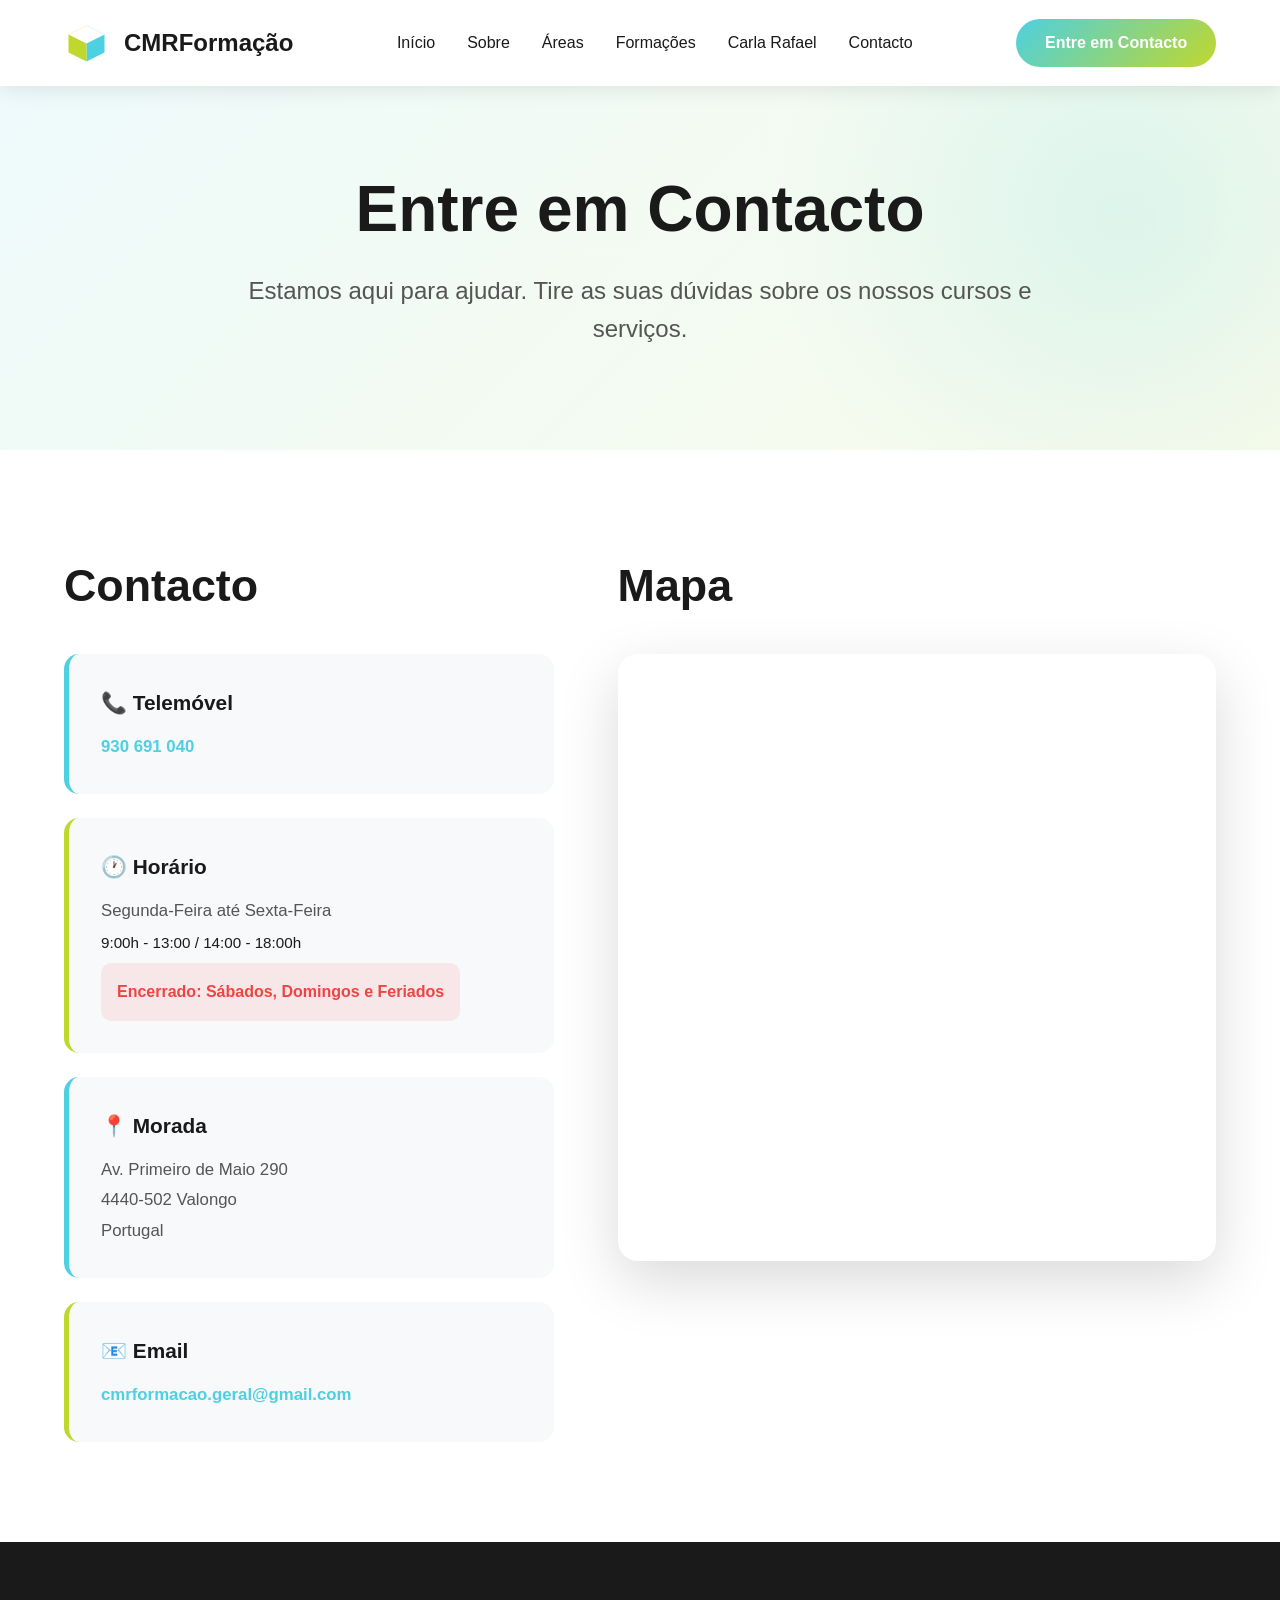
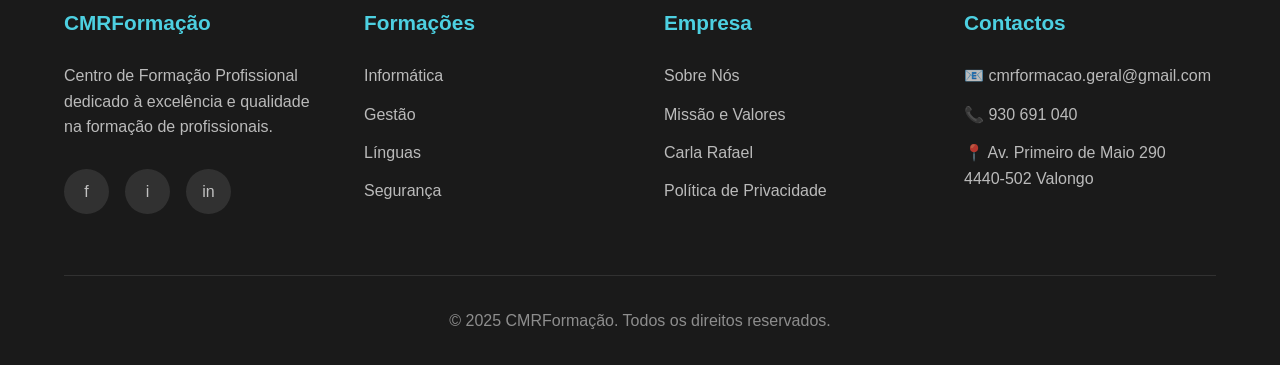
<file: contacto.html>
<!DOCTYPE html>
<html lang="pt">
<head>
    <meta charset="UTF-8">
    <meta name="viewport" content="width=device-width, initial-scale=1.0">
    <title>Contacto | CMRFormação - Entre em Contacto Connosco</title>
    <style>
        * {
            margin: 0;
            padding: 0;
            box-sizing: border-box;
        }

        :root {
            --turquoise: #4DD0E1;
            --lime: #C0D72D;
            --dark: #1a1a1a;
            --light: #f8f9fa;
        }

        body {
            font-family: 'Segoe UI', Tahoma, Geneva, Verdana, sans-serif;
            line-height: 1.6;
            color: var(--dark);
            overflow-x: hidden;
        }

        header {
            position: fixed;
            width: 100%;
            background: rgba(255, 255, 255, 0.98);
            backdrop-filter: blur(10px);
            box-shadow: 0 2px 20px rgba(0,0,0,0.1);
            z-index: 1000;
            transition: all 0.3s ease;
        }

        nav {
            display: flex;
            justify-content: space-between;
            align-items: center;
            padding: 1.2rem 5%;
            max-width: 1400px;
            margin: 0 auto;
        }

        .logo {
            display: flex;
            align-items: center;
            gap: 15px;
            font-size: 1.5rem;
            font-weight: 700;
            color: var(--dark);
            text-decoration: none;
        }

        .logo-icon {
            width: 45px;
            height: 45px;
        }

        .nav-links {
            display: flex;
            gap: 2rem;
            list-style: none;
        }

        .nav-links a {
            text-decoration: none;
            color: var(--dark);
            font-weight: 500;
            transition: color 0.3s;
            position: relative;
        }

        .nav-links a:hover {
            color: var(--turquoise);
        }

        .nav-links a::after {
            content: '';
            position: absolute;
            bottom: -5px;
            left: 0;
            width: 0;
            height: 2px;
            background: var(--lime);
            transition: width 0.3s;
        }

        .nav-links a:hover::after {
            width: 100%;
        }

        .nav-cta {
            padding: 0.7rem 1.8rem;
            background: linear-gradient(135deg, var(--turquoise), var(--lime));
            color: white;
            border-radius: 50px;
            font-weight: 600;
            text-decoration: none;
            transition: all 0.3s;
        }

        .nav-cta:hover {
            transform: translateY(-2px);
            box-shadow: 0 10px 25px rgba(77, 208, 225, 0.3);
        }

        .hero {
            min-height: 50vh;
            display: flex;
            align-items: center;
            background: linear-gradient(135deg, rgba(77, 208, 225, 0.1) 0%, rgba(192, 215, 45, 0.1) 100%);
            padding: 150px 5% 80px;
            position: relative;
            overflow: hidden;
        }

        .hero::before {
            content: '';
            position: absolute;
            top: -30%;
            right: -15%;
            width: 700px;
            height: 700px;
            background: radial-gradient(circle, rgba(77, 208, 225, 0.15) 0%, transparent 70%);
            border-radius: 50%;
            animation: float 25s infinite ease-in-out;
        }

        @keyframes float {
            0%, 100% { transform: translate(0, 0); }
            50% { transform: translate(-40px, 40px); }
        }

        .hero-content {
            max-width: 1400px;
            margin: 0 auto;
            text-align: center;
            position: relative;
            z-index: 1;
        }

        .hero h1 {
            font-size: 4rem;
            line-height: 1.2;
            margin-bottom: 1.5rem;
            color: var(--dark);
        }

        .hero .tagline {
            font-size: 1.5rem;
            color: #555;
            max-width: 800px;
            margin: 0 auto;
        }

        .contacto-section {
            padding: 100px 5%;
            background: white;
        }

        .contacto-container {
            max-width: 1400px;
            margin: 0 auto;
            display: grid;
            grid-template-columns: 45fr 55fr;
            gap: 4rem;
        }

        .contacto-left h2 {
            font-size: 2.8rem;
            margin-bottom: 2rem;
            color: var(--dark);
        }

        .contacto-info {
            display: flex;
            flex-direction: column;
            gap: 1.5rem;
        }

        .info-card {
            background: var(--light);
            padding: 2rem;
            border-radius: 15px;
            border-left: 5px solid var(--turquoise);
            transition: all 0.3s;
        }

        .info-card:nth-child(even) {
            border-left-color: var(--lime);
        }

        .info-card:hover {
            transform: translateX(10px);
            box-shadow: 0 10px 30px rgba(0,0,0,0.1);
        }

        .info-card h3 {
            font-size: 1.3rem;
            margin-bottom: 0.8rem;
            color: var(--dark);
            display: flex;
            align-items: center;
            gap: 0.5rem;
        }

        .info-card p {
            color: #555;
            line-height: 1.8;
            font-size: 1.05rem;
        }

        .info-card a {
            color: var(--turquoise);
            text-decoration: none;
            font-weight: 600;
            transition: color 0.3s;
        }

        .info-card a:hover {
            color: var(--lime);
        }

        .horario-detail {
            display: block;
            margin-top: 0.3rem;
            font-size: 0.95rem;
        }

        .encerrado {
            color: #ef4444;
            font-weight: 600;
            background: rgba(239, 68, 68, 0.1);
            padding: 1rem;
            border-radius: 10px;
            margin-top: 0.5rem;
            display: inline-block;
        }

        .contacto-right h2 {
            font-size: 2.8rem;
            margin-bottom: 2rem;
            color: var(--dark);
        }

        .mapa-wrapper {
            border-radius: 20px;
            overflow: hidden;
            box-shadow: 0 20px 60px rgba(0,0,0,0.15);
        }

        .mapa-wrapper iframe {
            width: 100%;
            height: 600px;
            border: none;
        }

        footer {
            background: var(--dark);
            color: white;
            padding: 4rem 5% 2rem;
        }

        .footer-content {
            max-width: 1400px;
            margin: 0 auto;
            display: grid;
            grid-template-columns: repeat(auto-fit, minmax(250px, 1fr));
            gap: 3rem;
            margin-bottom: 3rem;
        }

        .footer-section h3 {
            margin-bottom: 1.5rem;
            color: var(--turquoise);
            font-size: 1.3rem;
        }

        .footer-section p, .footer-section a {
            color: rgba(255,255,255,0.7);
            text-decoration: none;
            display: block;
            margin: 0.8rem 0;
            transition: color 0.3s;
        }

        .footer-section a:hover {
            color: var(--lime);
        }

        .social-links {
            display: flex;
            gap: 1rem;
            margin-top: 1rem;
        }

        .social-links a {
            width: 45px;
            height: 45px;
            border-radius: 50%;
            background: rgba(255,255,255,0.1);
            display: flex;
            align-items: center;
            justify-content: center;
            transition: all 0.3s;
        }

        .social-links a:hover {
            background: var(--turquoise);
            transform: translateY(-3px);
        }

        .footer-bottom {
            text-align: center;
            padding-top: 2rem;
            border-top: 1px solid rgba(255,255,255,0.1);
            color: rgba(255,255,255,0.5);
        }

        @media (max-width: 768px) {
            .hero h1 {
                font-size: 2.5rem;
            }

            .nav-links {
                display: none;
            }

            .contacto-container {
                grid-template-columns: 1fr;
                gap: 3rem;
            }

            .mapa-wrapper iframe {
                height: 400px;
            }
        }
    </style>
</head>
<body>
    <header>
        <nav>
            <a href="index.html" class="logo">
                <svg class="logo-icon" viewBox="0 0 100 100" xmlns="http://www.w3.org/2000/svg">
                    <polygon points="50,10 90,30 90,70 50,90" fill="#4DD0E1"/>
                    <polygon points="50,10 10,30 10,70 50,90" fill="#C0D72D"/>
                    <polygon points="50,10 90,30 50,50 10,30" fill="#ffffff"/>
                </svg>
                <span>CMRFormação</span>
            </a>
            <ul class="nav-links">
                <li><a href="index.html">Início</a></li>
                <li><a href="index.html#sobre">Sobre</a></li>
                <li><a href="index.html#areas">Áreas</a></li>
                <li><a href="index.html#formacoes">Formações</a></li>
                <li><a href="Landing page carla rafael.html">Carla Rafael</a></li>
                <li><a href="contacto.html">Contacto</a></li>
            </ul>
            <a href="#contacto" class="nav-cta">Entre em Contacto</a>
        </nav>
    </header>

    <section class="hero">
        <div class="hero-content">
            <h1>Entre em Contacto</h1>
            <p class="tagline">
                Estamos aqui para ajudar. Tire as suas dúvidas sobre os nossos cursos e serviços.
            </p>
        </div>
    </section>

    <section class="contacto-section" id="contacto">
        <div class="contacto-container">
            <div class="contacto-left">
                <h2>Contacto</h2>
                
                <div class="contacto-info">
                    <div class="info-card">
                        <h3>📞 Telemóvel</h3>
                        <p><a href="tel:+351930691040">930 691 040</a></p>
                    </div>

                    <div class="info-card">
                        <h3>🕐 Horário</h3>
                        <p>Segunda-Feira até Sexta-Feira</p>
                        <span class="horario-detail">9:00h - 13:00 / 14:00 - 18:00h</span>
                        <div class="encerrado">
                            <strong>Encerrado:</strong> Sábados, Domingos e Feriados
                        </div>
                    </div>

                    <div class="info-card">
                        <h3>📍 Morada</h3>
                        <p>Av. Primeiro de Maio 290<br>4440-502 Valongo<br>Portugal</p>
                    </div>

                    <div class="info-card">
                        <h3>📧 Email</h3>
                        <p><a href="mailto:cmrformacao.geral@gmail.com">cmrformacao.geral@gmail.com</a></p>
                    </div>
                </div>
            </div>

            <div class="contacto-right">
                <h2>Mapa</h2>
                <div class="mapa-wrapper">
                    <iframe src="https://www.google.com/maps/embed?pb=!1m14!1m8!1m3!1d6004.6550030778!2d-8.50103!3d41.192833!3m2!1i1024!2i768!4f13.1!3m3!1m2!1s0xd246216add5010d%3A0x7f860acfa1afa5f6!2sAv.%20Primeiro%20de%20Maio%20290%2C%204440-502%20Valongo!5e0!3m2!1spt-PT!2spt!4v1760708407459!5m2!1spt-PT!2spt" allowfullscreen="" loading="lazy" referrerpolicy="no-referrer-when-downgrade"></iframe>
                </div>
            </div>
        </div>
    </section>

    <footer>
        <div class="footer-content">
            <div class="footer-section">
                <h3>CMRFormação</h3>
                <p>Centro de Formação Profissional dedicado à excelência e qualidade na formação de profissionais.</p>
                <div class="social-links">
                    <a href="#" aria-label="Facebook">f</a>
                    <a href="#" aria-label="Instagram">i</a>
                    <a href="#" aria-label="LinkedIn">in</a>
                </div>
            </div>
            <div class="footer-section">
                <h3>Formações</h3>
                <a href="index.html#areas">Informática</a>
                <a href="index.html#areas">Gestão</a>
                <a href="index.html#areas">Línguas</a>
                <a href="index.html#areas">Segurança</a>
            </div>
            <div class="footer-section">
                <h3>Empresa</h3>
                <a href="index.html#sobre">Sobre Nós</a>
                <a href="missao-visao-valores.html">Missão e Valores</a>
                <a href="Landing page carla rafael.html">Carla Rafael</a>
                <a href="politica-privacidade.html">Política de Privacidade</a>
            </div>
            <div class="footer-section">
                <h3>Contactos</h3>
                <p>📧 cmrformacao.geral@gmail.com</p>
                <p>📞 930 691 040</p>
                <p>📍 Av. Primeiro de Maio 290<br>4440-502 Valongo</p>
            </div>
        </div>
        <div class="footer-bottom">
            <p>© 2025 CMRFormação. Todos os direitos reservados.</p>
        </div>
    </footer>

    <script>
        // Smooth scroll
        document.querySelectorAll('a[href^="#"]').forEach(anchor => {
            anchor.addEventListener('click', function (e) {
                e.preventDefault();
                const target = document.querySelector(this.getAttribute('href'));
                if (target) {
                    target.scrollIntoView({ behavior: 'smooth', block: 'start' });
                }
            });
        });

        // Header scroll effect
        window.addEventListener('scroll', () => {
            const header = document.querySelector('header');
            if (window.scrollY > 100) {
                header.style.boxShadow = '0 5px 30px rgba(0,0,0,0.15)';
            } else {
                header.style.boxShadow = '0 2px 20px rgba(0,0,0,0.1)';
            }
        });
    </script>
</body>
</html>
</file>
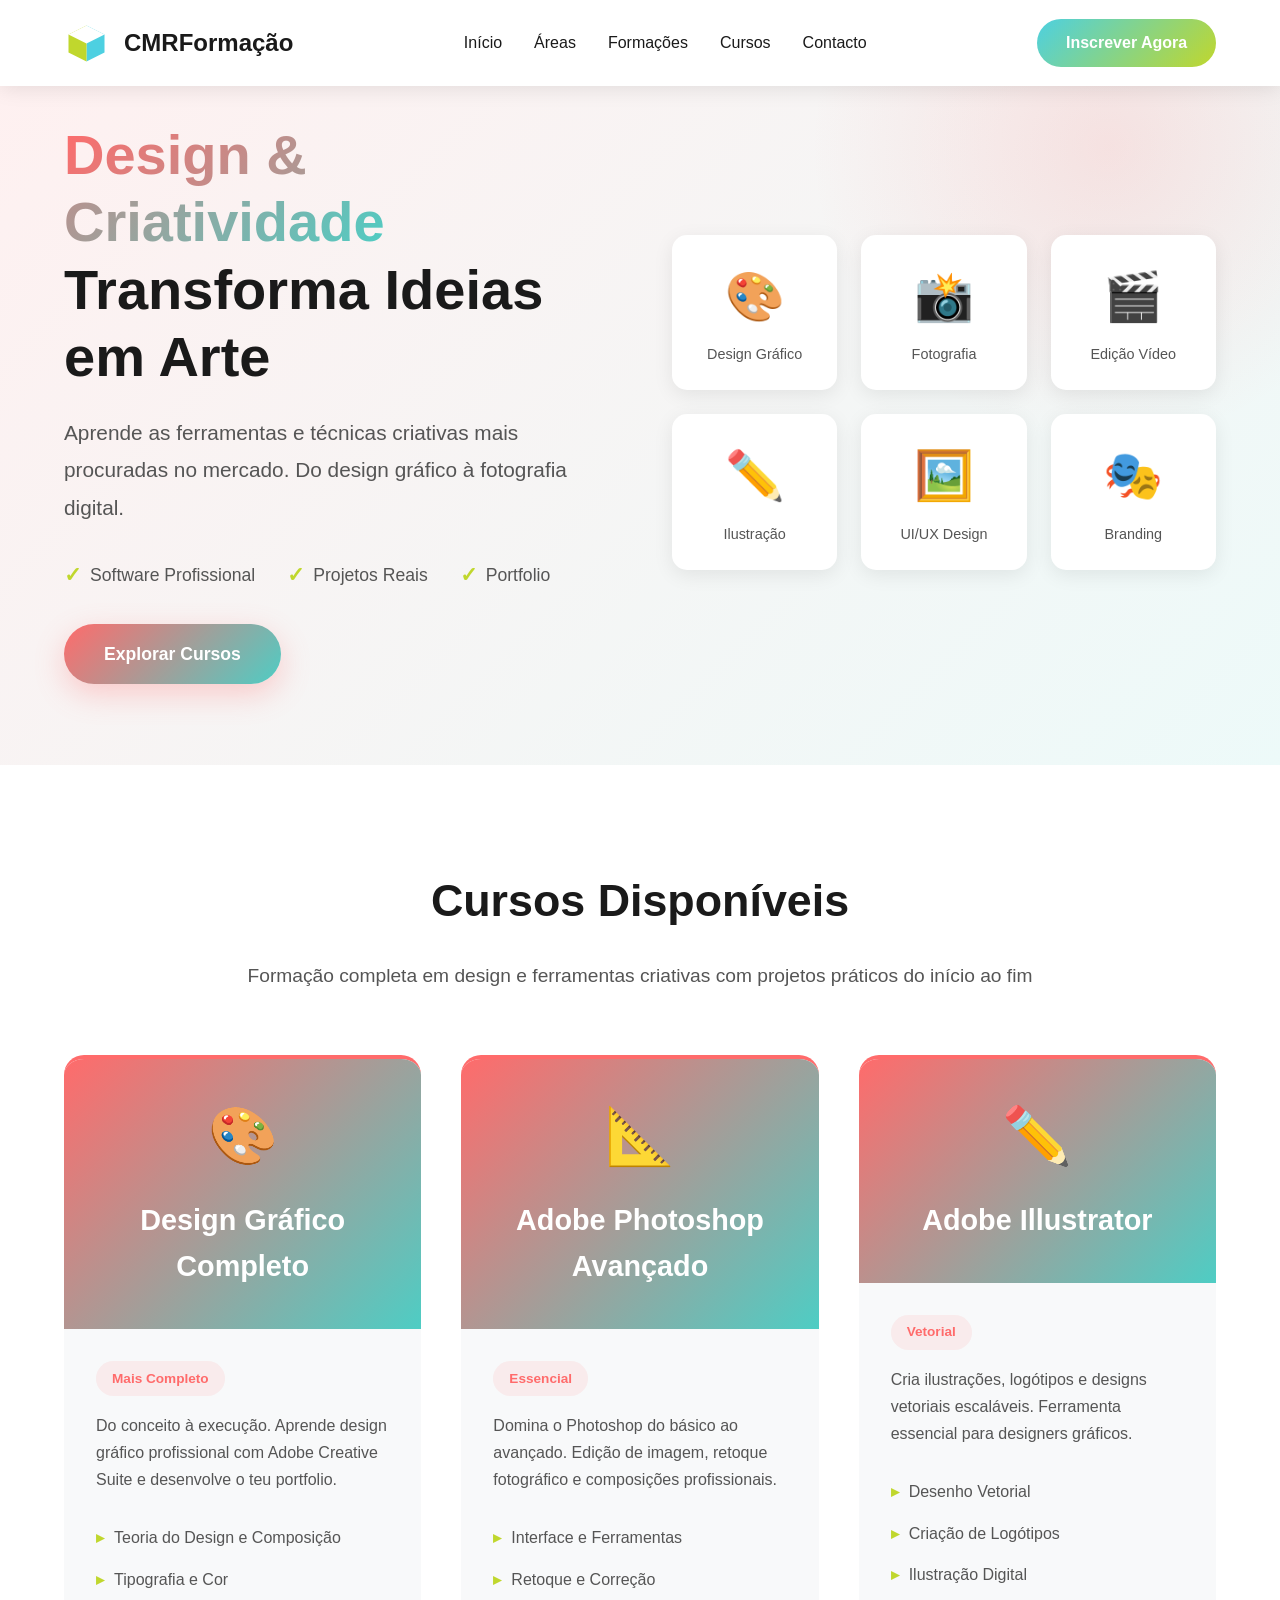
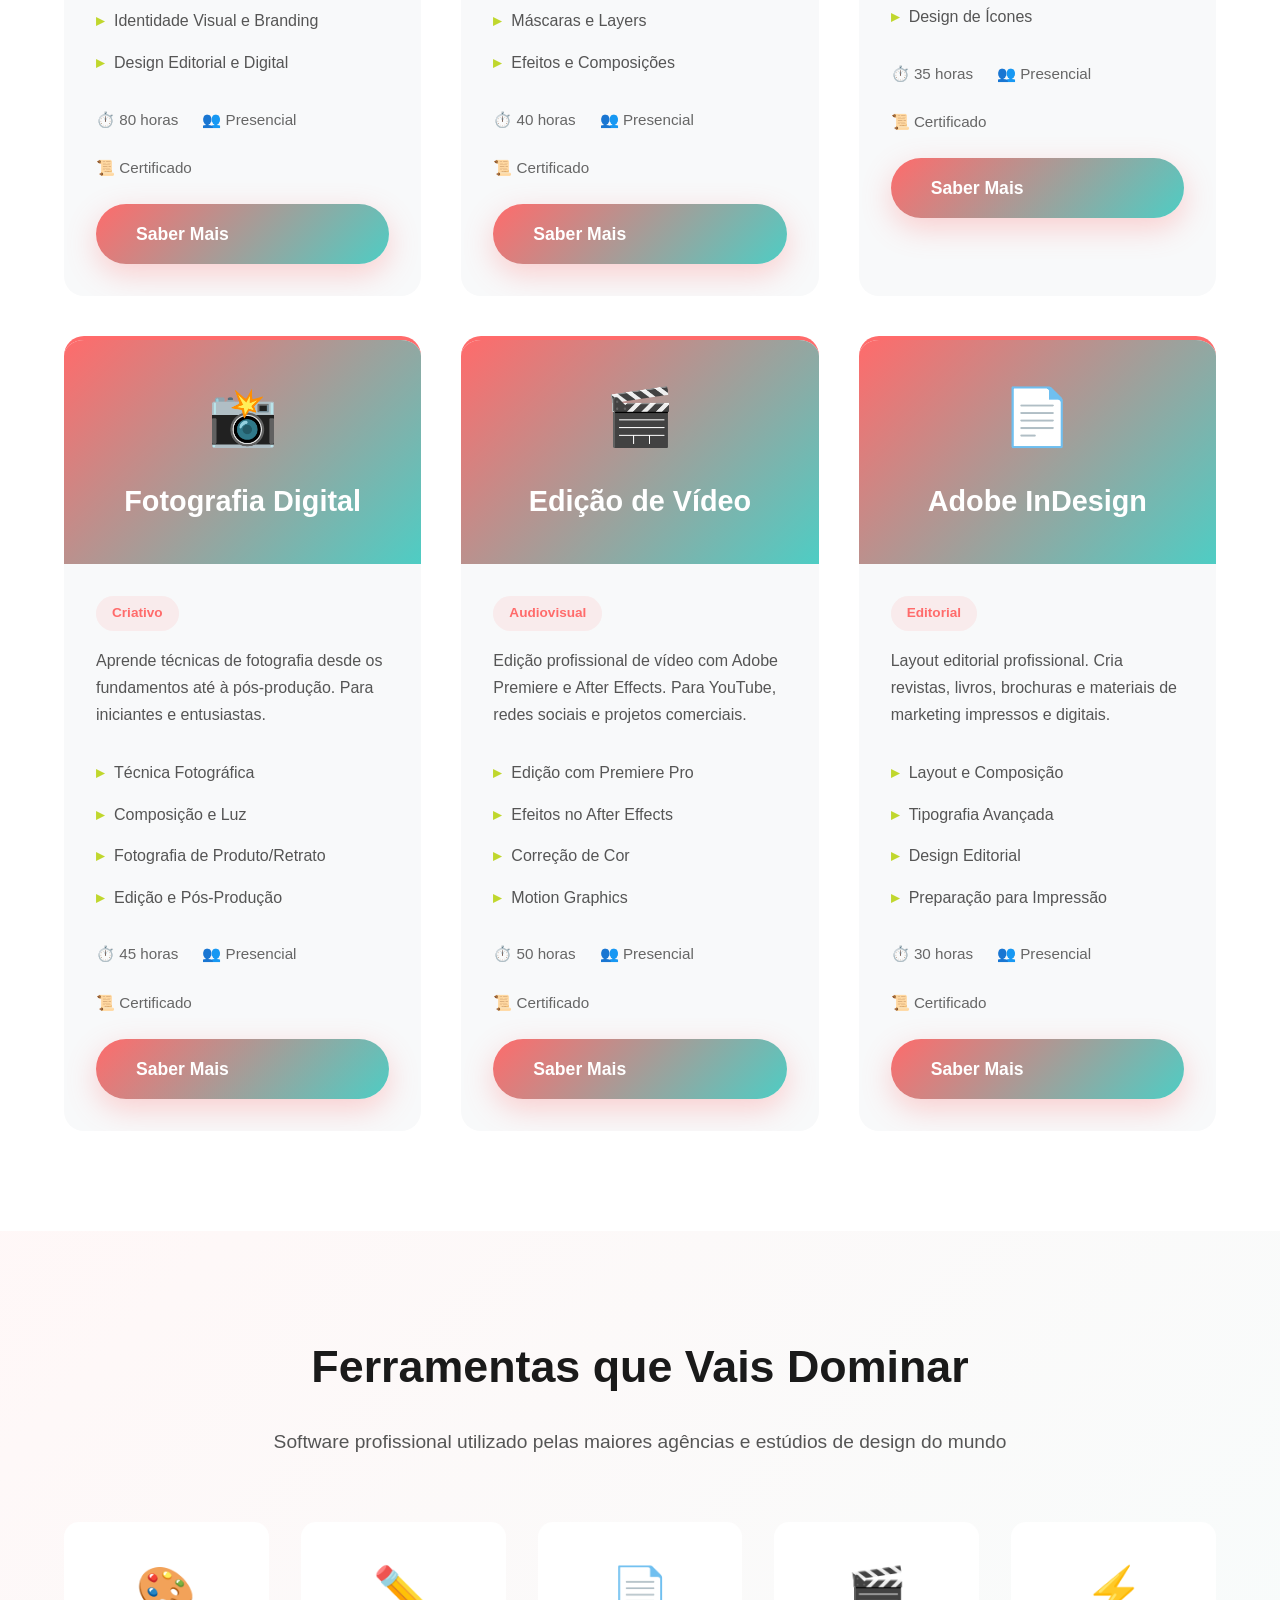
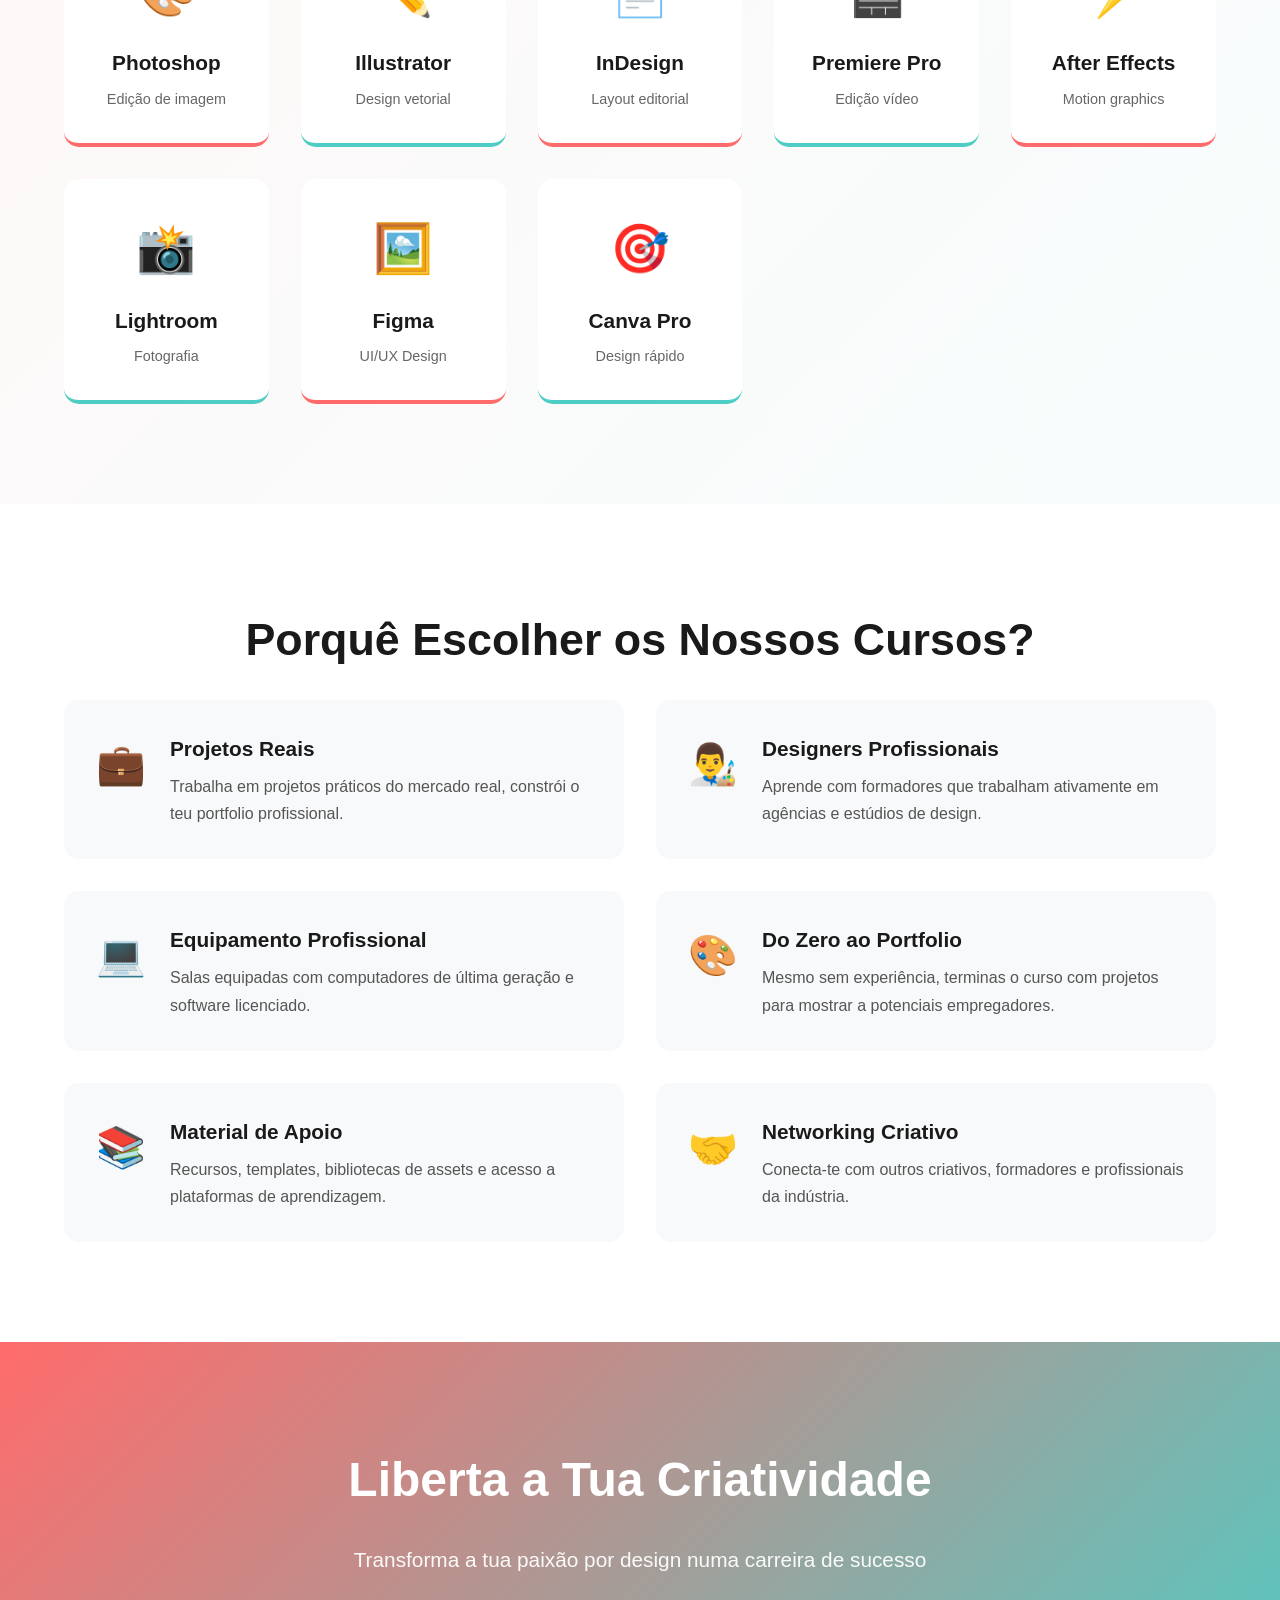
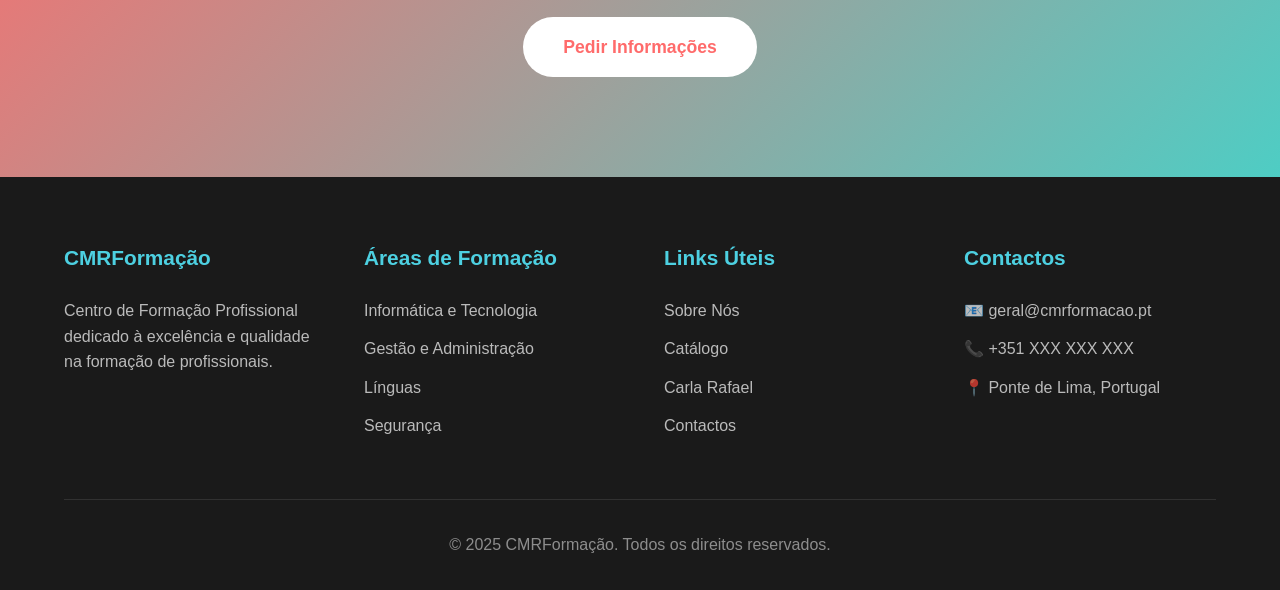
<file: design-page.html>
<!DOCTYPE html>
<html lang="pt">
<head>
    <meta charset="UTF-8">
    <meta name="viewport" content="width=device-width, initial-scale=1.0">
    <title>Design e Criatividade | CMRFormação - Cursos Certificados</title>
    <style>
        * {
            margin: 0;
            padding: 0;
            box-sizing: border-box;
        }

        :root {
            --turquoise: #4DD0E1;
            --lime: #C0D72D;
            --dark: #1a1a1a;
            --light: #f8f9fa;
            --design-coral: #ff6b6b;
            --design-teal: #4ecdc4;
        }

        body {
            font-family: 'Segoe UI', Tahoma, Geneva, Verdana, sans-serif;
            line-height: 1.6;
            color: var(--dark);
            overflow-x: hidden;
        }

        header {
            position: fixed;
            width: 100%;
            background: rgba(255, 255, 255, 0.98);
            backdrop-filter: blur(10px);
            box-shadow: 0 2px 20px rgba(0,0,0,0.1);
            z-index: 1000;
            transition: all 0.3s ease;
        }

        nav {
            display: flex;
            justify-content: space-between;
            align-items: center;
            padding: 1.2rem 5%;
            max-width: 1400px;
            margin: 0 auto;
        }

        .logo {
            display: flex;
            align-items: center;
            gap: 15px;
            font-size: 1.5rem;
            font-weight: 700;
            color: var(--dark);
            text-decoration: none;
        }

        .logo-icon {
            width: 45px;
            height: 45px;
        }

        .nav-links {
            display: flex;
            gap: 2rem;
            list-style: none;
        }

        .nav-links a {
            text-decoration: none;
            color: var(--dark);
            font-weight: 500;
            transition: color 0.3s;
        }

        .nav-links a:hover {
            color: var(--turquoise);
        }

        .nav-cta {
            padding: 0.7rem 1.8rem;
            background: linear-gradient(135deg, var(--turquoise), var(--lime));
            color: white;
            border-radius: 50px;
            font-weight: 600;
            text-decoration: none;
            transition: all 0.3s;
        }

        .nav-cta:hover {
            transform: translateY(-2px);
            box-shadow: 0 10px 25px rgba(77, 208, 225, 0.3);
        }

        .hero {
            min-height: 85vh;
            display: flex;
            align-items: center;
            background: linear-gradient(135deg, rgba(255, 107, 107, 0.1) 0%, rgba(78, 205, 196, 0.1) 100%);
            padding: 120px 5% 80px;
            position: relative;
            overflow: hidden;
        }

        .hero::before {
            content: '';
            position: absolute;
            top: -20%;
            right: -10%;
            width: 600px;
            height: 600px;
            background: radial-gradient(circle, rgba(255, 107, 107, 0.15) 0%, transparent 70%);
            border-radius: 50%;
            animation: float 20s infinite ease-in-out;
        }

        @keyframes float {
            0%, 100% { transform: translate(0, 0); }
            50% { transform: translate(-30px, 30px); }
        }

        .hero-content {
            max-width: 1400px;
            margin: 0 auto;
            display: grid;
            grid-template-columns: 1fr 1fr;
            gap: 4rem;
            align-items: center;
            position: relative;
            z-index: 1;
        }

        .hero-text h1 {
            font-size: 3.5rem;
            line-height: 1.2;
            margin-bottom: 1.5rem;
            color: var(--dark);
        }

        .hero-text .highlight {
            background: linear-gradient(135deg, var(--design-coral), var(--design-teal));
            -webkit-background-clip: text;
            -webkit-text-fill-color: transparent;
            background-clip: text;
        }

        .hero-text p {
            font-size: 1.3rem;
            color: #555;
            margin-bottom: 2rem;
            line-height: 1.8;
        }

        .hero-features {
            display: flex;
            gap: 2rem;
            flex-wrap: wrap;
            margin-bottom: 2rem;
        }

        .hero-feature {
            display: flex;
            align-items: center;
            gap: 0.5rem;
            font-size: 1.1rem;
            color: #555;
        }

        .hero-feature::before {
            content: '✓';
            color: var(--lime);
            font-weight: bold;
            font-size: 1.3rem;
        }

        .hero-icons {
            display: grid;
            grid-template-columns: repeat(3, 1fr);
            gap: 1.5rem;
        }

        .design-icon-box {
            background: white;
            padding: 1.5rem;
            border-radius: 15px;
            text-align: center;
            box-shadow: 0 5px 20px rgba(0,0,0,0.08);
            transition: all 0.3s;
        }

        .design-icon-box:hover {
            transform: translateY(-10px);
            box-shadow: 0 15px 40px rgba(255, 107, 107, 0.2);
        }

        .design-icon-box span {
            font-size: 3rem;
            display: block;
            margin-bottom: 0.5rem;
        }

        .design-icon-box p {
            font-size: 0.9rem;
            color: #555;
            margin: 0;
        }

        .btn {
            padding: 1rem 2.5rem;
            border: none;
            border-radius: 50px;
            font-size: 1.1rem;
            font-weight: 600;
            cursor: pointer;
            transition: all 0.3s ease;
            text-decoration: none;
            display: inline-block;
        }

        .btn-primary {
            background: linear-gradient(135deg, var(--design-coral), var(--design-teal));
            color: white;
            box-shadow: 0 10px 30px rgba(255, 107, 107, 0.3);
        }

        .btn-primary:hover {
            transform: translateY(-3px);
            box-shadow: 0 15px 40px rgba(255, 107, 107, 0.4);
        }

        .section-title {
            text-align: center;
            font-size: 2.8rem;
            margin-bottom: 1.5rem;
            color: var(--dark);
        }

        .section-subtitle {
            text-align: center;
            font-size: 1.2rem;
            color: #555;
            max-width: 800px;
            margin: 0 auto 4rem;
        }

        .cursos-section {
            padding: 100px 5%;
            background: white;
        }

        .cursos-grid {
            max-width: 1400px;
            margin: 0 auto;
            display: grid;
            grid-template-columns: repeat(auto-fit, minmax(350px, 1fr));
            gap: 2.5rem;
        }

        .curso-card {
            background: var(--light);
            border-radius: 20px;
            overflow: hidden;
            transition: all 0.3s;
            border-top: 4px solid var(--design-coral);
        }

        .curso-card:hover {
            transform: translateY(-10px);
            box-shadow: 0 20px 50px rgba(0,0,0,0.1);
        }

        .curso-header {
            background: linear-gradient(135deg, var(--design-coral), var(--design-teal));
            padding: 2rem;
            color: white;
            text-align: center;
        }

        .curso-header span {
            font-size: 3.5rem;
            display: block;
            margin-bottom: 1rem;
        }

        .curso-header h3 {
            font-size: 1.8rem;
            margin-bottom: 0.5rem;
        }

        .curso-body {
            padding: 2rem;
        }

        .curso-tag {
            display: inline-block;
            padding: 0.4rem 1rem;
            background: rgba(255, 107, 107, 0.1);
            color: var(--design-coral);
            border-radius: 20px;
            font-size: 0.85rem;
            font-weight: 600;
            margin-bottom: 1rem;
        }

        .curso-description {
            color: #555;
            line-height: 1.7;
            margin-bottom: 1.5rem;
        }

        .curso-topics {
            list-style: none;
            margin-bottom: 1.5rem;
        }

        .curso-topics li {
            padding: 0.5rem 0;
            color: #555;
            display: flex;
            align-items: center;
            gap: 10px;
        }

        .curso-topics li::before {
            content: '▸';
            color: var(--lime);
            font-weight: bold;
        }

        .curso-info {
            display: flex;
            gap: 1.5rem;
            margin: 1.5rem 0;
            font-size: 0.95rem;
            color: #666;
            flex-wrap: wrap;
        }

        .curso-info span {
            display: flex;
            align-items: center;
            gap: 0.5rem;
        }

        .ferramentas-section {
            padding: 100px 5%;
            background: linear-gradient(135deg, rgba(255, 107, 107, 0.05) 0%, rgba(78, 205, 196, 0.05) 100%);
        }

        .ferramentas-grid {
            max-width: 1200px;
            margin: 0 auto;
            display: grid;
            grid-template-columns: repeat(auto-fit, minmax(200px, 1fr));
            gap: 2rem;
        }

        .ferramenta-card {
            background: white;
            padding: 2rem;
            border-radius: 15px;
            text-align: center;
            transition: all 0.3s;
            border-bottom: 4px solid var(--design-coral);
        }

        .ferramenta-card:nth-child(even) {
            border-bottom-color: var(--design-teal);
        }

        .ferramenta-card:hover {
            transform: translateY(-10px);
            box-shadow: 0 15px 40px rgba(0,0,0,0.1);
        }

        .ferramenta-icon {
            font-size: 3rem;
            margin-bottom: 1rem;
        }

        .ferramenta-card h3 {
            font-size: 1.3rem;
            margin-bottom: 0.5rem;
            color: var(--dark);
        }

        .ferramenta-card p {
            color: #666;
            font-size: 0.9rem;
        }

        .vantagens-section {
            padding: 100px 5%;
            background: white;
        }

        .vantagens-grid {
            max-width: 1200px;
            margin: 0 auto;
            display: grid;
            grid-template-columns: repeat(2, 1fr);
            gap: 2rem;
        }

        .vantagem-card {
            display: flex;
            gap: 1.5rem;
            padding: 2rem;
            background: var(--light);
            border-radius: 15px;
            transition: all 0.3s;
        }

        .vantagem-card:hover {
            transform: translateX(10px);
            box-shadow: 0 10px 30px rgba(0,0,0,0.08);
        }

        .vantagem-icon {
            font-size: 2.5rem;
            flex-shrink: 0;
        }

        .vantagem-content h3 {
            font-size: 1.3rem;
            margin-bottom: 0.5rem;
            color: var(--dark);
        }

        .vantagem-content p {
            color: #555;
            line-height: 1.7;
        }

        .cta-section {
            padding: 100px 5%;
            background: linear-gradient(135deg, var(--design-coral), var(--design-teal));
            text-align: center;
            color: white;
        }

        .cta-section h2 {
            font-size: 3rem;
            margin-bottom: 1.5rem;
        }

        .cta-section p {
            font-size: 1.3rem;
            margin-bottom: 2.5rem;
            opacity: 0.95;
        }

        .btn-white {
            background: white;
            color: var(--design-coral);
        }

        .btn-white:hover {
            background: var(--dark);
            color: white;
        }

        footer {
            background: var(--dark);
            color: white;
            padding: 4rem 5% 2rem;
        }

        .footer-content {
            max-width: 1400px;
            margin: 0 auto;
            display: grid;
            grid-template-columns: repeat(auto-fit, minmax(250px, 1fr));
            gap: 3rem;
            margin-bottom: 3rem;
        }

        .footer-section h3 {
            margin-bottom: 1.5rem;
            color: var(--turquoise);
            font-size: 1.3rem;
        }

        .footer-section p, .footer-section a {
            color: rgba(255,255,255,0.7);
            text-decoration: none;
            display: block;
            margin: 0.8rem 0;
            transition: color 0.3s;
        }

        .footer-section a:hover {
            color: var(--lime);
        }

        .footer-bottom {
            text-align: center;
            padding-top: 2rem;
            border-top: 1px solid rgba(255,255,255,0.1);
            color: rgba(255,255,255,0.5);
        }

        @media (max-width: 768px) {
            .hero-content {
                grid-template-columns: 1fr;
            }

            .hero-text h1 {
                font-size: 2.5rem;
            }

            .nav-links {
                display: none;
            }

            .vantagens-grid {
                grid-template-columns: 1fr;
            }

            .section-title {
                font-size: 2rem;
            }
        }
    </style>
</head>
<body>
    <header>
        <nav>
            <a href="index.html" class="logo">
                <svg class="logo-icon" viewBox="0 0 100 100" xmlns="http://www.w3.org/2000/svg">
                    <polygon points="50,10 90,30 90,70 50,90" fill="#4DD0E1"/>
                    <polygon points="50,10 10,30 10,70 50,90" fill="#C0D72D"/>
                    <polygon points="50,10 90,30 50,50 10,30" fill="#ffffff"/>
                </svg>
                <span>CMRFormação</span>
            </a>
            <ul class="nav-links">
                <li><a href="index.html">Início</a></li>
                <li><a href="index.html#areas">Áreas</a></li>
                <li><a href="index.html#formacoes">Formações</a></li>
                <li><a href="#cursos">Cursos</a></li>
                <li><a href="#contacto">Contacto</a></li>
            </ul>
            <a href="#contacto" class="nav-cta">Inscrever Agora</a>
        </nav>
    </header>

    <section class="hero">
        <div class="hero-content">
            <div class="hero-text">
                <h1>
                    <span class="highlight">Design & Criatividade</span><br>
                    Transforma Ideias em Arte
                </h1>
                <p>
                    Aprende as ferramentas e técnicas criativas mais procuradas no mercado. Do design gráfico à fotografia digital.
                </p>
                <div class="hero-features">
                    <div class="hero-feature">Software Profissional</div>
                    <div class="hero-feature">Projetos Reais</div>
                    <div class="hero-feature">Portfolio</div>
                </div>
                <a href="#cursos" class="btn btn-primary">Explorar Cursos</a>
            </div>
            <div class="hero-icons">
                <div class="design-icon-box">
                    <span>🎨</span>
                    <p>Design Gráfico</p>
                </div>
                <div class="design-icon-box">
                    <span>📸</span>
                    <p>Fotografia</p>
                </div>
                <div class="design-icon-box">
                    <span>🎬</span>
                    <p>Edição Vídeo</p>
                </div>
                <div class="design-icon-box">
                    <span>✏️</span>
                    <p>Ilustração</p>
                </div>
                <div class="design-icon-box">
                    <span>🖼️</span>
                    <p>UI/UX Design</p>
                </div>
                <div class="design-icon-box">
                    <span>🎭</span>
                    <p>Branding</p>
                </div>
            </div>
        </div>
    </section>

    <section class="cursos-section" id="cursos">
        <h2 class="section-title">Cursos Disponíveis</h2>
        <p class="section-subtitle">
            Formação completa em design e ferramentas criativas com projetos práticos do início ao fim
        </p>
        <div class="cursos-grid">
            <div class="curso-card">
                <div class="curso-header">
                    <span>🎨</span>
                    <h3>Design Gráfico Completo</h3>
                </div>
                <div class="curso-body">
                    <span class="curso-tag">Mais Completo</span>
                    <p class="curso-description">
                        Do conceito à execução. Aprende design gráfico profissional com Adobe Creative Suite e desenvolve o teu portfolio.
                    </p>
                    <ul class="curso-topics">
                        <li>Teoria do Design e Composição</li>
                        <li>Tipografia e Cor</li>
                        <li>Identidade Visual e Branding</li>
                        <li>Design Editorial e Digital</li>
                    </ul>
                    <div class="curso-info">
                        <span>⏱️ 80 horas</span>
                        <span>👥 Presencial</span>
                        <span>📜 Certificado</span>
                    </div>
                    <a href="#contacto" class="btn btn-primary" style="width: 100%;">Saber Mais</a>
                </div>
            </div>

            <div class="curso-card">
                <div class="curso-header">
                    <span>📐</span>
                    <h3>Adobe Photoshop Avançado</h3>
                </div>
                <div class="curso-body">
                    <span class="curso-tag">Essencial</span>
                    <p class="curso-description">
                        Domina o Photoshop do básico ao avançado. Edição de imagem, retoque fotográfico e composições profissionais.
                    </p>
                    <ul class="curso-topics">
                        <li>Interface e Ferramentas</li>
                        <li>Retoque e Correção</li>
                        <li>Máscaras e Layers</li>
                        <li>Efeitos e Composições</li>
                    </ul>
                    <div class="curso-info">
                        <span>⏱️ 40 horas</span>
                        <span>👥 Presencial</span>
                        <span>📜 Certificado</span>
                    </div>
                    <a href="#contacto" class="btn btn-primary" style="width: 100%;">Saber Mais</a>
                </div>
            </div>

            <div class="curso-card">
                <div class="curso-header">
                    <span>✏️</span>
                    <h3>Adobe Illustrator</h3>
                </div>
                <div class="curso-body">
                    <span class="curso-tag">Vetorial</span>
                    <p class="curso-description">
                        Cria ilustrações, logótipos e designs vetoriais escaláveis. Ferramenta essencial para designers gráficos.
                    </p>
                    <ul class="curso-topics">
                        <li>Desenho Vetorial</li>
                        <li>Criação de Logótipos</li>
                        <li>Ilustração Digital</li>
                        <li>Design de Ícones</li>
                    </ul>
                    <div class="curso-info">
                        <span>⏱️ 35 horas</span>
                        <span>👥 Presencial</span>
                        <span>📜 Certificado</span>
                    </div>
                    <a href="#contacto" class="btn btn-primary" style="width: 100%;">Saber Mais</a>
                </div>
            </div>

            <div class="curso-card">
                <div class="curso-header">
                    <span>📸</span>
                    <h3>Fotografia Digital</h3>
                </div>
                <div class="curso-body">
                    <span class="curso-tag">Criativo</span>
                    <p class="curso-description">
                        Aprende técnicas de fotografia desde os fundamentos até à pós-produção. Para iniciantes e entusiastas.
                    </p>
                    <ul class="curso-topics">
                        <li>Técnica Fotográfica</li>
                        <li>Composição e Luz</li>
                        <li>Fotografia de Produto/Retrato</li>
                        <li>Edição e Pós-Produção</li>
                    </ul>
                    <div class="curso-info">
                        <span>⏱️ 45 horas</span>
                        <span>👥 Presencial</span>
                        <span>📜 Certificado</span>
                    </div>
                    <a href="#contacto" class="btn btn-primary" style="width: 100%;">Saber Mais</a>
                </div>
            </div>

            <div class="curso-card">
                <div class="curso-header">
                    <span>🎬</span>
                    <h3>Edição de Vídeo</h3>
                </div>
                <div class="curso-body">
                    <span class="curso-tag">Audiovisual</span>
                    <p class="curso-description">
                        Edição profissional de vídeo com Adobe Premiere e After Effects. Para YouTube, redes sociais e projetos comerciais.
                    </p>
                    <ul class="curso-topics">
                        <li>Edição com Premiere Pro</li>
                        <li>Efeitos no After Effects</li>
                        <li>Correção de Cor</li>
                        <li>Motion Graphics</li>
                    </ul>
                    <div class="curso-info">
                        <span>⏱️ 50 horas</span>
                        <span>👥 Presencial</span>
                        <span>📜 Certificado</span>
                    </div>
                    <a href="#contacto" class="btn btn-primary" style="width: 100%;">Saber Mais</a>
                </div>
            </div>

            <div class="curso-card">
                <div class="curso-header">
                    <span>📄</span>
                    <h3>Adobe InDesign</h3>
                </div>
                <div class="curso-body">
                    <span class="curso-tag">Editorial</span>
                    <p class="curso-description">
                        Layout editorial profissional. Cria revistas, livros, brochuras e materiais de marketing impressos e digitais.
                    </p>
                    <ul class="curso-topics">
                        <li>Layout e Composição</li>
                        <li>Tipografia Avançada</li>
                        <li>Design Editorial</li>
                        <li>Preparação para Impressão</li>
                    </ul>
                    <div class="curso-info">
                        <span>⏱️ 30 horas</span>
                        <span>👥 Presencial</span>
                        <span>📜 Certificado</span>
                    </div>
                    <a href="#contacto" class="btn btn-primary" style="width: 100%;">Saber Mais</a>
                </div>
            </div>
        </div>
    </section>

    <section class="ferramentas-section">
        <h2 class="section-title">Ferramentas que Vais Dominar</h2>
        <p class="section-subtitle">
            Software profissional utilizado pelas maiores agências e estúdios de design do mundo
        </p>
        <div class="ferramentas-grid">
            <div class="ferramenta-card">
                <div class="ferramenta-icon">🎨</div>
                <h3>Photoshop</h3>
                <p>Edição de imagem</p>
            </div>

            <div class="ferramenta-card">
                <div class="ferramenta-icon">✏️</div>
                <h3>Illustrator</h3>
                <p>Design vetorial</p>
            </div>

            <div class="ferramenta-card">
                <div class="ferramenta-icon">📄</div>
                <h3>InDesign</h3>
                <p>Layout editorial</p>
            </div>

            <div class="ferramenta-card">
                <div class="ferramenta-icon">🎬</div>
                <h3>Premiere Pro</h3>
                <p>Edição vídeo</p>
            </div>

            <div class="ferramenta-card">
                <div class="ferramenta-icon">⚡</div>
                <h3>After Effects</h3>
                <p>Motion graphics</p>
            </div>

            <div class="ferramenta-card">
                <div class="ferramenta-icon">📸</div>
                <h3>Lightroom</h3>
                <p>Fotografia</p>
            </div>

            <div class="ferramenta-card">
                <div class="ferramenta-icon">🖼️</div>
                <h3>Figma</h3>
                <p>UI/UX Design</p>
            </div>

            <div class="ferramenta-card">
                <div class="ferramenta-icon">🎯</div>
                <h3>Canva Pro</h3>
                <p>Design rápido</p>
            </div>
        </div>
    </section>

    <section class="vantagens-section">
        <h2 class="section-title">Porquê Escolher os Nossos Cursos?</h2>
        <div class="vantagens-grid">
            <div class="vantagem-card">
                <div class="vantagem-icon">💼</div>
                <div class="vantagem-content">
                    <h3>Projetos Reais</h3>
                    <p>Trabalha em projetos práticos do mercado real, constrói o teu portfolio profissional.</p>
                </div>
            </div>

            <div class="vantagem-card">
                <div class="vantagem-icon">👨‍🎨</div>
                <div class="vantagem-content">
                    <h3>Designers Profissionais</h3>
                    <p>Aprende com formadores que trabalham ativamente em agências e estúdios de design.</p>
                </div>
            </div>

            <div class="vantagem-card">
                <div class="vantagem-icon">💻</div>
                <div class="vantagem-content">
                    <h3>Equipamento Profissional</h3>
                    <p>Salas equipadas com computadores de última geração e software licenciado.</p>
                </div>
            </div>

            <div class="vantagem-card">
                <div class="vantagem-icon">🎨</div>
                <div class="vantagem-content">
                    <h3>Do Zero ao Portfolio</h3>
                    <p>Mesmo sem experiência, terminas o curso com projetos para mostrar a potenciais empregadores.</p>
                </div>
            </div>

            <div class="vantagem-card">
                <div class="vantagem-icon">📚</div>
                <div class="vantagem-content">
                    <h3>Material de Apoio</h3>
                    <p>Recursos, templates, bibliotecas de assets e acesso a plataformas de aprendizagem.</p>
                </div>
            </div>

            <div class="vantagem-card">
                <div class="vantagem-icon">🤝</div>
                <div class="vantagem-content">
                    <h3>Networking Criativo</h3>
                    <p>Conecta-te com outros criativos, formadores e profissionais da indústria.</p>
                </div>
            </div>
        </div>
    </section>

    <section class="cta-section" id="contacto">
        <h2>Liberta a Tua Criatividade</h2>
        <p>Transforma a tua paixão por design numa carreira de sucesso</p>
        <a href="mailto:geral@cmrformacao.pt" class="btn btn-white">Pedir Informações</a>
    </section>

    <footer>
        <div class="footer-content">
            <div class="footer-section">
                <h3>CMRFormação</h3>
                <p>Centro de Formação Profissional dedicado à excelência e qualidade na formação de profissionais.</p>
            </div>
            <div class="footer-section">
                <h3>Áreas de Formação</h3>
                <a href="informatica-tecnologia.html">Informática e Tecnologia</a>
                <a href="gestao-administracao.html">Gestão e Administração</a>
                <a href="linguas.html">Línguas</a>
                <a href="seguranca-higiene.html">Segurança</a>
            </div>
            <div class="footer-section">
                <h3>Links Úteis</h3>
                <a href="index.html#sobre">Sobre Nós</a>
                <a href="index.html#formacoes">Catálogo</a>
                <a href="Landing page carla rafael.html">Carla Rafael</a>
                <a href="#contacto">Contactos</a>
            </div>
            <div class="footer-section">
                <h3>Contactos</h3>
                <p>📧 geral@cmrformacao.pt</p>
                <p>📞 +351 XXX XXX XXX</p>
                <p>📍 Ponte de Lima, Portugal</p>
            </div>
        </div>
        <div class="footer-bottom">
            <p>&copy; 2025 CMRFormação. Todos os direitos reservados.</p>
        </div>
    </footer>

    <script>
        // Smooth scroll
        document.querySelectorAll('a[href^="#"]').forEach(anchor => {
            anchor.addEventListener('click', function (e) {
                e.preventDefault();
                const target = document.querySelector(this.getAttribute('href'));
                if (target) {
                    target.scrollIntoView({ behavior: 'smooth', block: 'start' });
                }
            });
        });

        // Header scroll effect
        window.addEventListener('scroll', () => {
            const header = document.querySelector('header');
            if (window.scrollY > 100) {
                header.style.boxShadow = '0 5px 30px rgba(0,0,0,0.15)';
            } else {
                header.style.boxShadow = '0 2px 20px rgba(0,0,0,0.1)';
            }
        });
    </script>
</body>
</html>
</file>
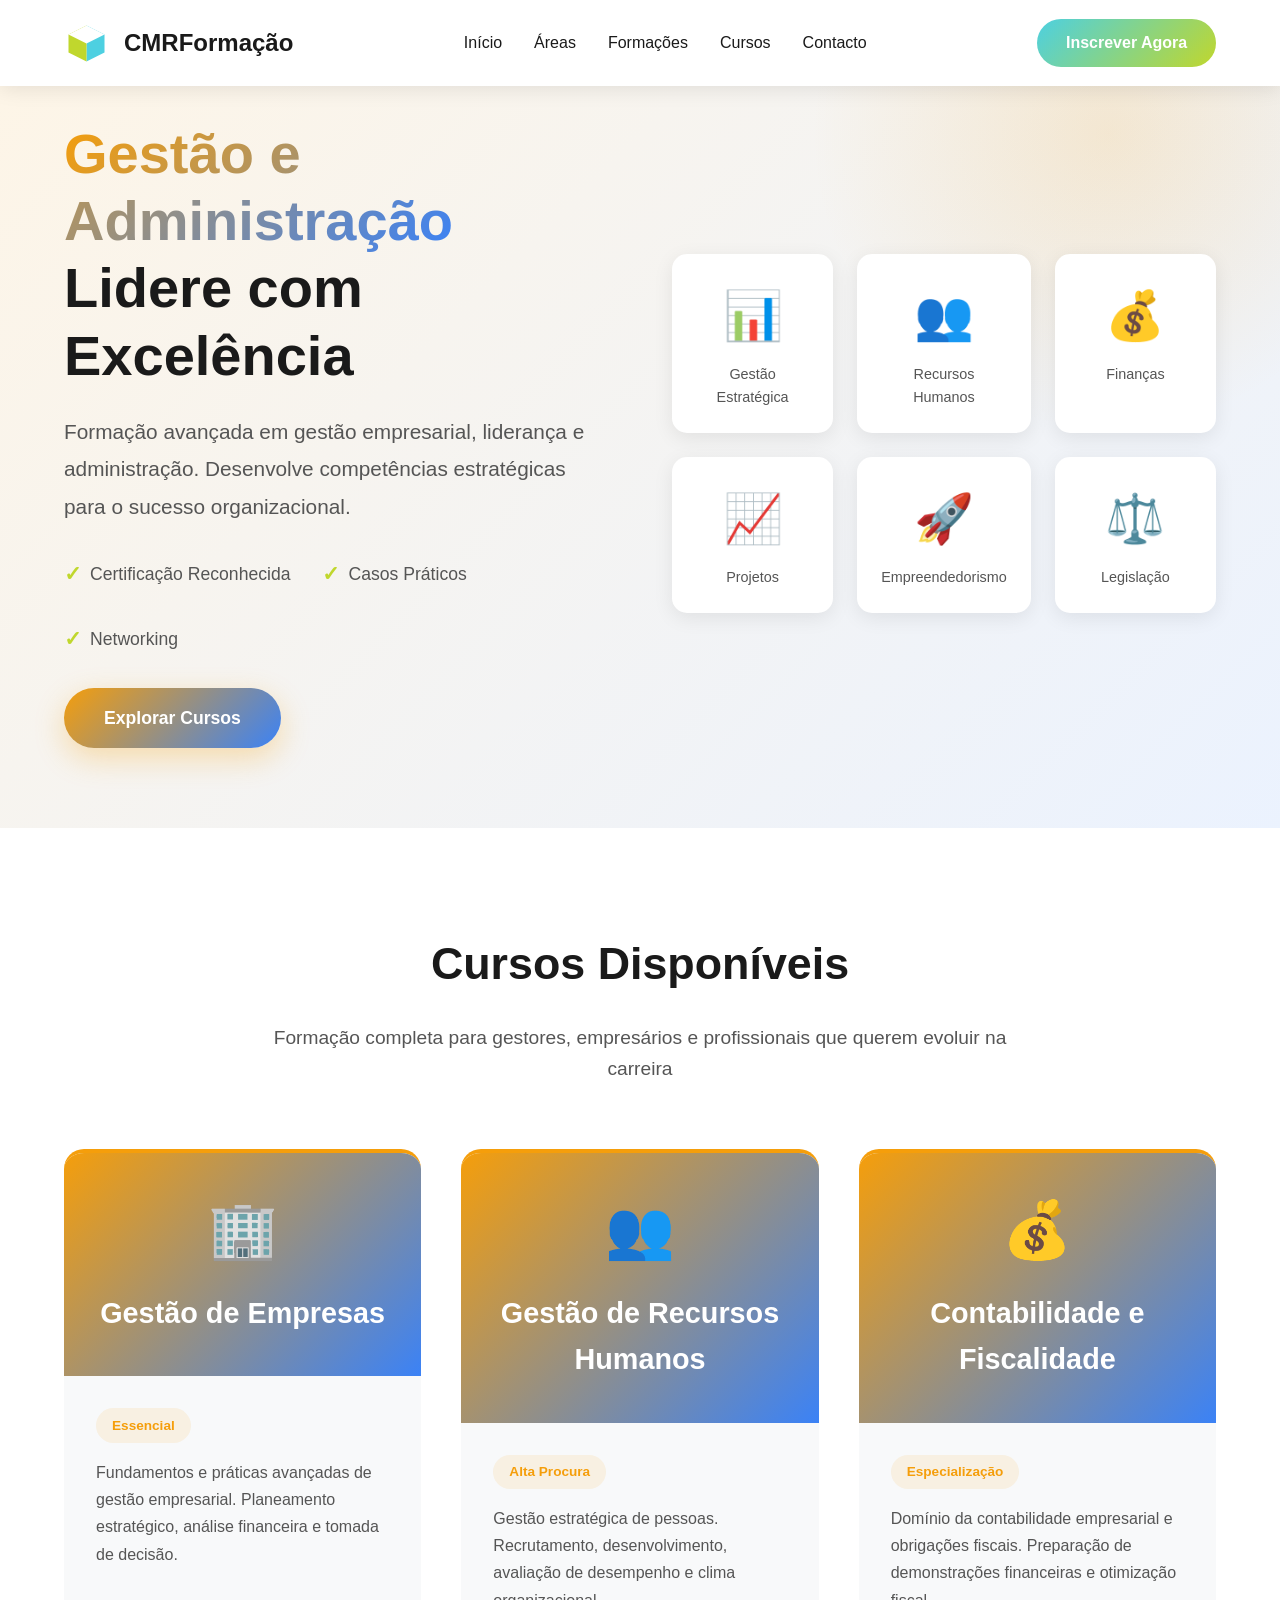
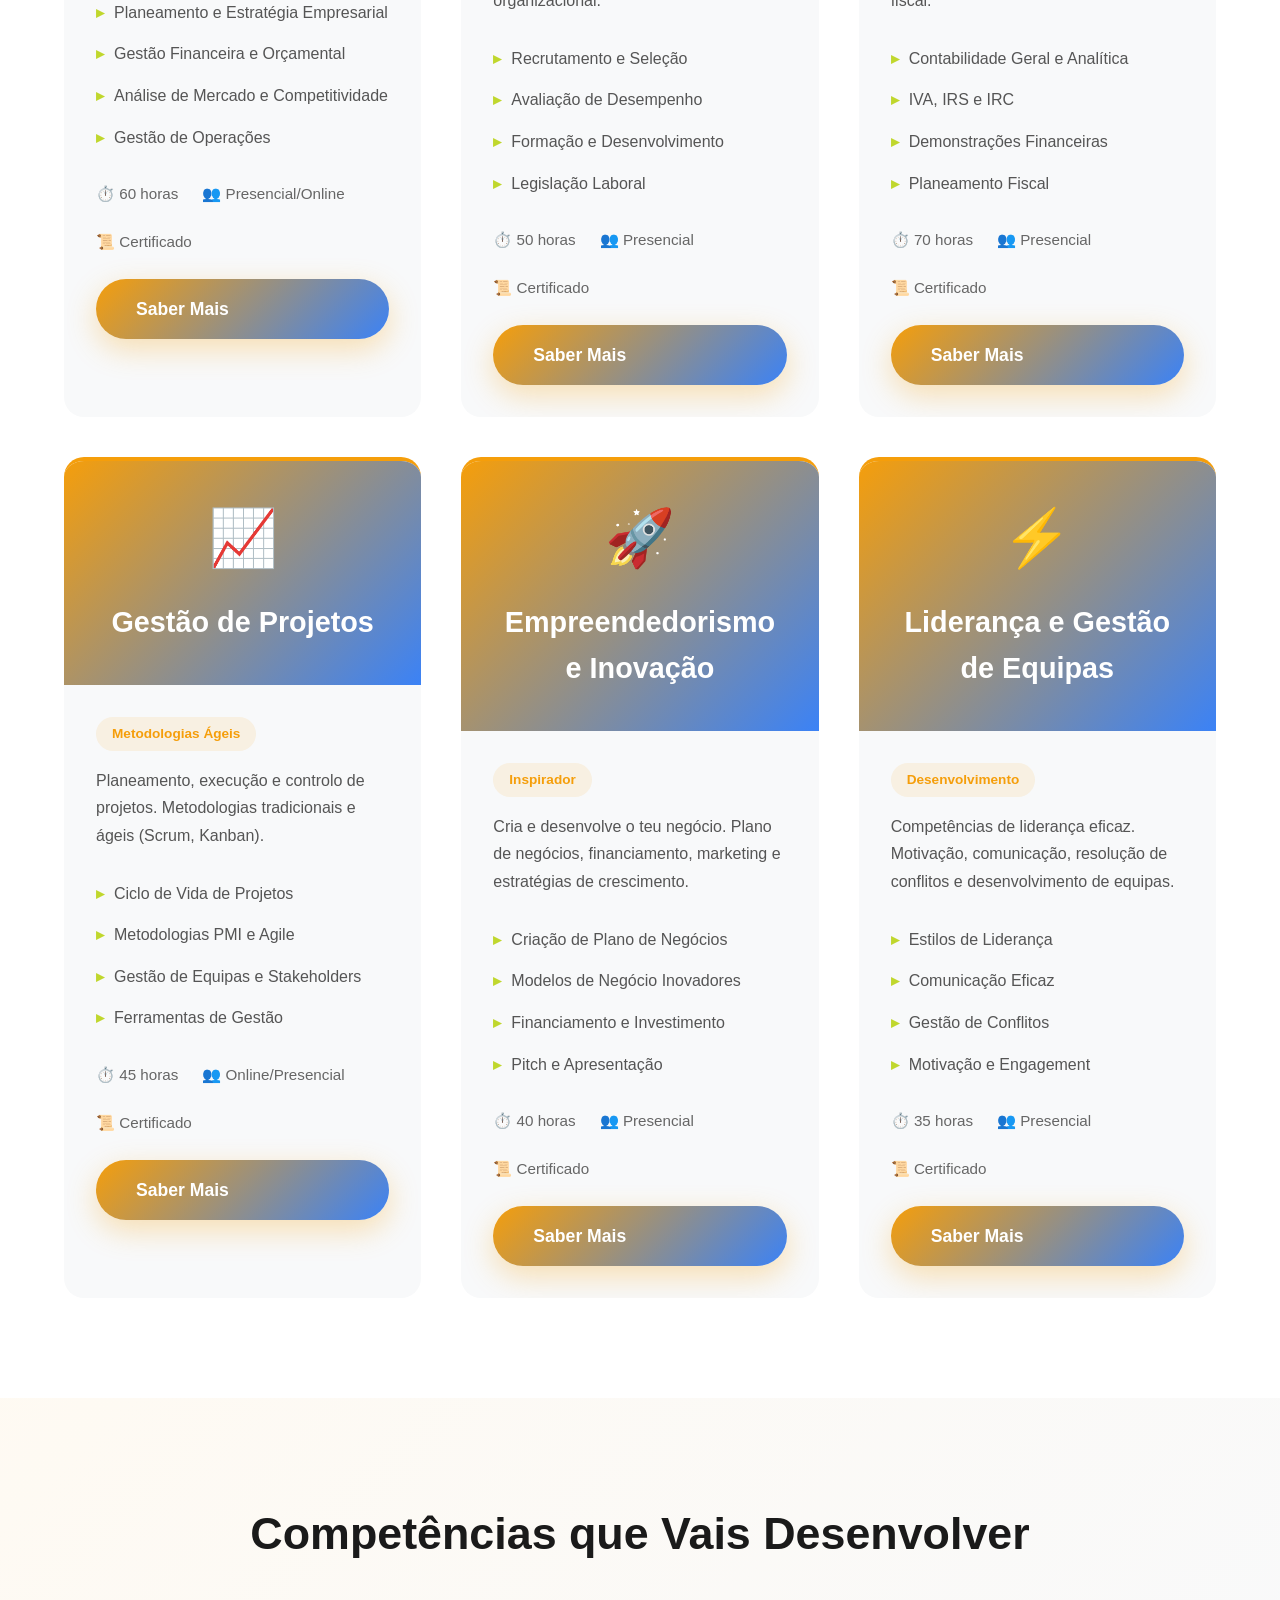
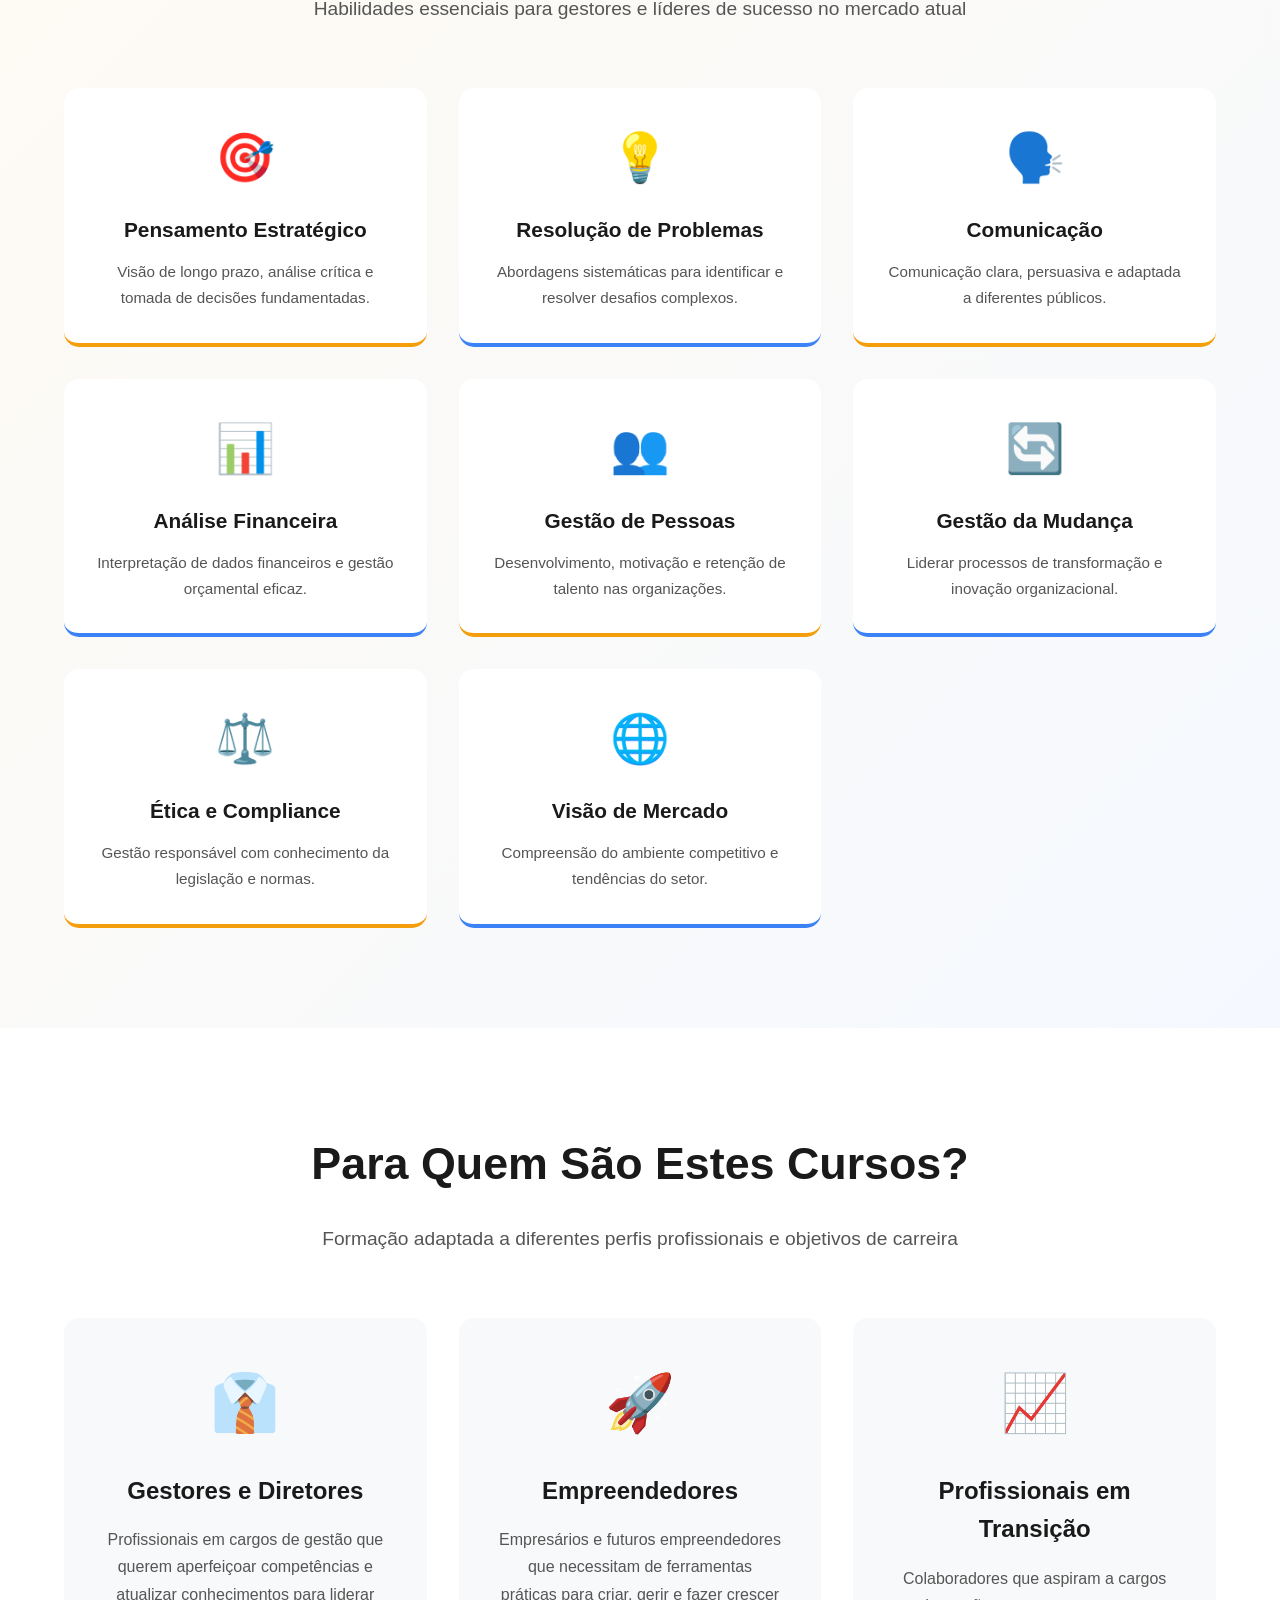
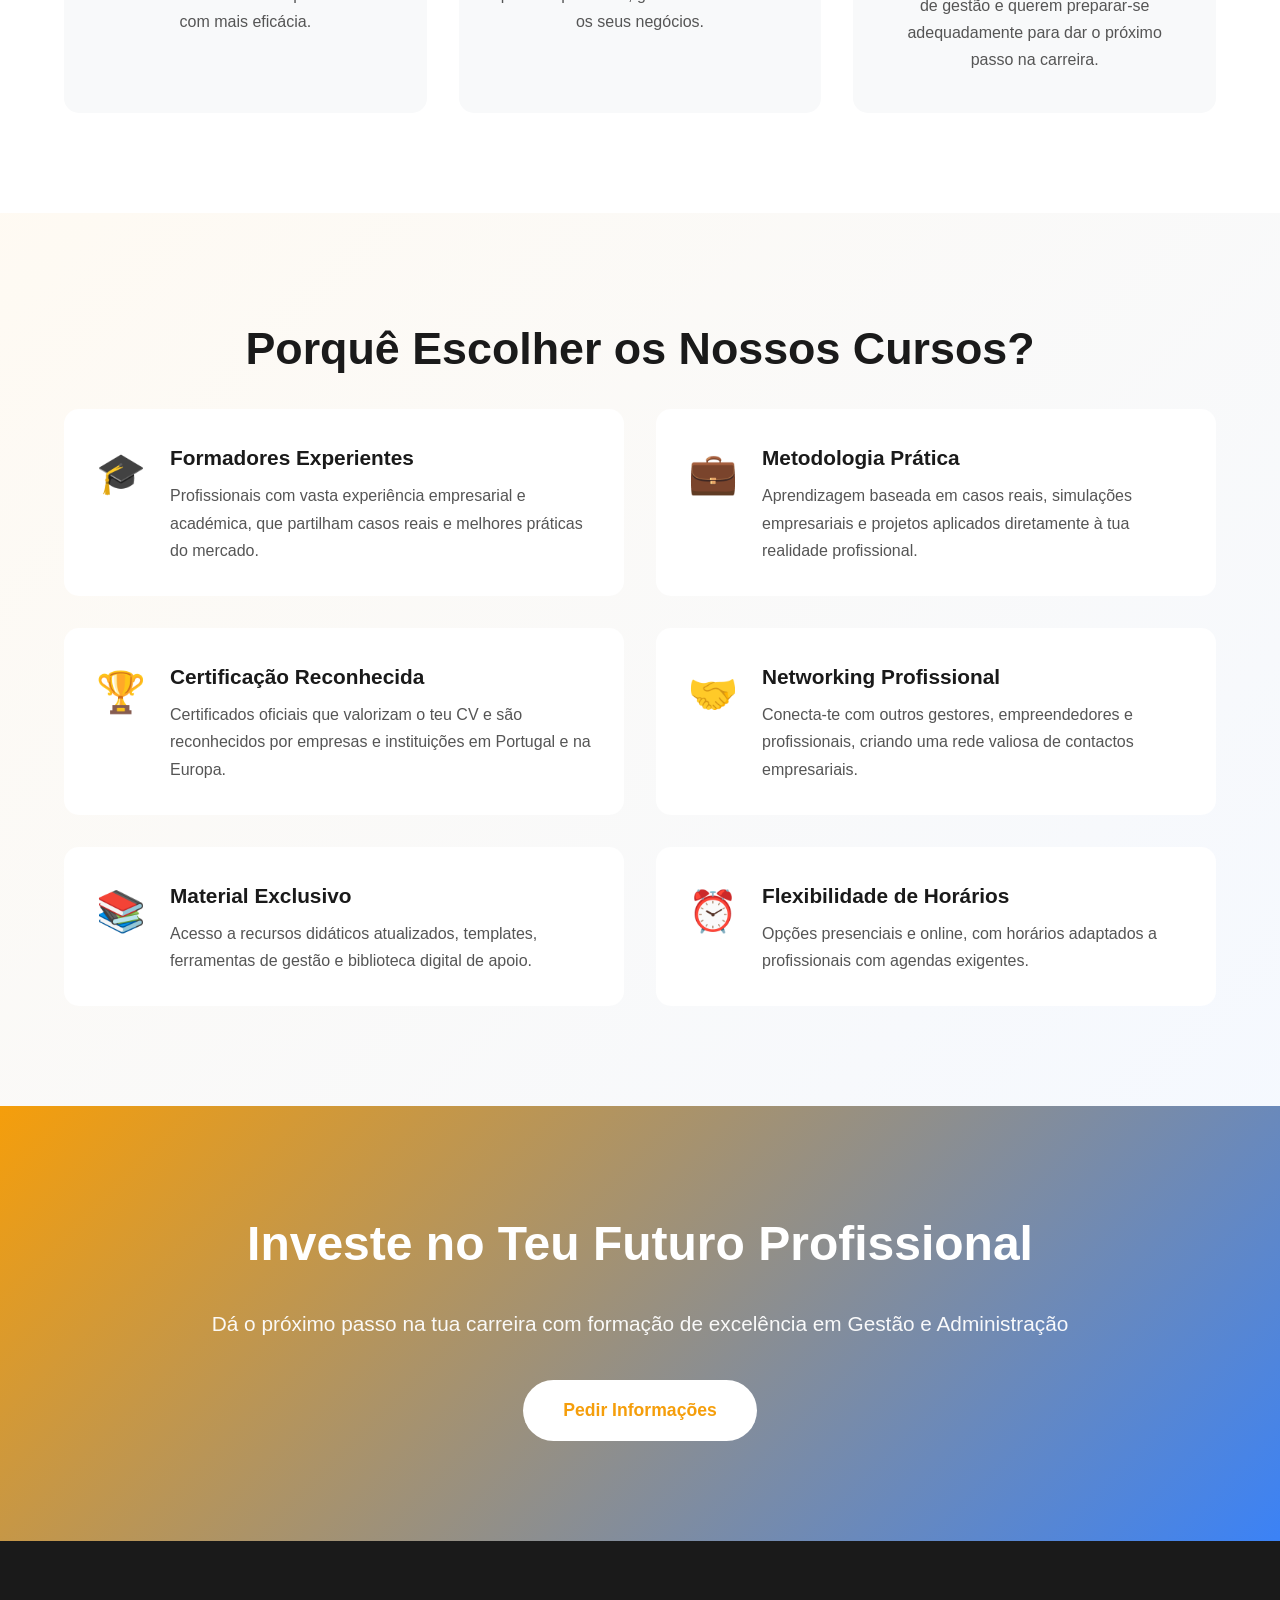
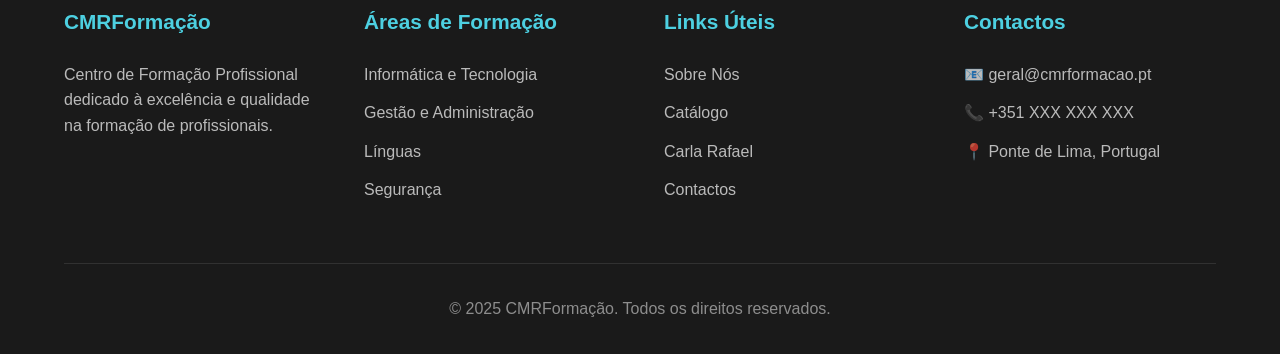
<file: gestao-administracao.html>
<!DOCTYPE html>
<html lang="pt">
<head>
    <meta charset="UTF-8">
    <meta name="viewport" content="width=device-width, initial-scale=1.0">
    <title>Gestão e Administração | CMRFormação - Cursos Certificados</title>
    <style>
        * {
            margin: 0;
            padding: 0;
            box-sizing: border-box;
        }

        :root {
            --turquoise: #4DD0E1;
            --lime: #C0D72D;
            --dark: #1a1a1a;
            --light: #f8f9fa;
            --business-gold: #f59e0b;
            --business-blue: #3b82f6;
        }

        body {
            font-family: 'Segoe UI', Tahoma, Geneva, Verdana, sans-serif;
            line-height: 1.6;
            color: var(--dark);
            overflow-x: hidden;
        }

        header {
            position: fixed;
            width: 100%;
            background: rgba(255, 255, 255, 0.98);
            backdrop-filter: blur(10px);
            box-shadow: 0 2px 20px rgba(0,0,0,0.1);
            z-index: 1000;
            transition: all 0.3s ease;
        }

        nav {
            display: flex;
            justify-content: space-between;
            align-items: center;
            padding: 1.2rem 5%;
            max-width: 1400px;
            margin: 0 auto;
        }

        .logo {
            display: flex;
            align-items: center;
            gap: 15px;
            font-size: 1.5rem;
            font-weight: 700;
            color: var(--dark);
            text-decoration: none;
        }

        .logo-icon {
            width: 45px;
            height: 45px;
        }

        .nav-links {
            display: flex;
            gap: 2rem;
            list-style: none;
        }

        .nav-links a {
            text-decoration: none;
            color: var(--dark);
            font-weight: 500;
            transition: color 0.3s;
        }

        .nav-links a:hover {
            color: var(--turquoise);
        }

        .nav-cta {
            padding: 0.7rem 1.8rem;
            background: linear-gradient(135deg, var(--turquoise), var(--lime));
            color: white;
            border-radius: 50px;
            font-weight: 600;
            text-decoration: none;
            transition: all 0.3s;
        }

        .nav-cta:hover {
            transform: translateY(-2px);
            box-shadow: 0 10px 25px rgba(77, 208, 225, 0.3);
        }

        .hero {
            min-height: 85vh;
            display: flex;
            align-items: center;
            background: linear-gradient(135deg, rgba(245, 158, 11, 0.1) 0%, rgba(59, 130, 246, 0.1) 100%);
            padding: 120px 5% 80px;
            position: relative;
            overflow: hidden;
        }

        .hero::before {
            content: '';
            position: absolute;
            top: -20%;
            right: -10%;
            width: 600px;
            height: 600px;
            background: radial-gradient(circle, rgba(245, 158, 11, 0.15) 0%, transparent 70%);
            border-radius: 50%;
            animation: float 20s infinite ease-in-out;
        }

        @keyframes float {
            0%, 100% { transform: translate(0, 0); }
            50% { transform: translate(-30px, 30px); }
        }

        .hero-content {
            max-width: 1400px;
            margin: 0 auto;
            display: grid;
            grid-template-columns: 1fr 1fr;
            gap: 4rem;
            align-items: center;
            position: relative;
            z-index: 1;
        }

        .hero-text h1 {
            font-size: 3.5rem;
            line-height: 1.2;
            margin-bottom: 1.5rem;
            color: var(--dark);
        }

        .hero-text .highlight {
            background: linear-gradient(135deg, var(--business-gold), var(--business-blue));
            -webkit-background-clip: text;
            -webkit-text-fill-color: transparent;
            background-clip: text;
        }

        .hero-text p {
            font-size: 1.3rem;
            color: #555;
            margin-bottom: 2rem;
            line-height: 1.8;
        }

        .hero-features {
            display: flex;
            gap: 2rem;
            flex-wrap: wrap;
            margin-bottom: 2rem;
        }

        .hero-feature {
            display: flex;
            align-items: center;
            gap: 0.5rem;
            font-size: 1.1rem;
            color: #555;
        }

        .hero-feature::before {
            content: '✓';
            color: var(--lime);
            font-weight: bold;
            font-size: 1.3rem;
        }

        .hero-icons {
            display: grid;
            grid-template-columns: repeat(3, 1fr);
            gap: 1.5rem;
        }

        .business-icon-box {
            background: white;
            padding: 1.5rem;
            border-radius: 15px;
            text-align: center;
            box-shadow: 0 5px 20px rgba(0,0,0,0.08);
            transition: all 0.3s;
        }

        .business-icon-box:hover {
            transform: translateY(-10px);
            box-shadow: 0 15px 40px rgba(245, 158, 11, 0.2);
        }

        .business-icon-box span {
            font-size: 3rem;
            display: block;
            margin-bottom: 0.5rem;
        }

        .business-icon-box p {
            font-size: 0.9rem;
            color: #555;
            margin: 0;
        }

        .btn {
            padding: 1rem 2.5rem;
            border: none;
            border-radius: 50px;
            font-size: 1.1rem;
            font-weight: 600;
            cursor: pointer;
            transition: all 0.3s ease;
            text-decoration: none;
            display: inline-block;
        }

        .btn-primary {
            background: linear-gradient(135deg, var(--business-gold), var(--business-blue));
            color: white;
            box-shadow: 0 10px 30px rgba(245, 158, 11, 0.3);
        }

        .btn-primary:hover {
            transform: translateY(-3px);
            box-shadow: 0 15px 40px rgba(245, 158, 11, 0.4);
        }

        .section-title {
            text-align: center;
            font-size: 2.8rem;
            margin-bottom: 1.5rem;
            color: var(--dark);
        }

        .section-subtitle {
            text-align: center;
            font-size: 1.2rem;
            color: #555;
            max-width: 800px;
            margin: 0 auto 4rem;
        }

        .cursos-section {
            padding: 100px 5%;
            background: white;
        }

        .cursos-grid {
            max-width: 1400px;
            margin: 0 auto;
            display: grid;
            grid-template-columns: repeat(auto-fit, minmax(350px, 1fr));
            gap: 2.5rem;
        }

        .curso-card {
            background: var(--light);
            border-radius: 20px;
            overflow: hidden;
            transition: all 0.3s;
            border-top: 4px solid var(--business-gold);
        }

        .curso-card:hover {
            transform: translateY(-10px);
            box-shadow: 0 20px 50px rgba(0,0,0,0.1);
        }

        .curso-header {
            background: linear-gradient(135deg, var(--business-gold), var(--business-blue));
            padding: 2rem;
            color: white;
            text-align: center;
        }

        .curso-header span {
            font-size: 3.5rem;
            display: block;
            margin-bottom: 1rem;
        }

        .curso-header h3 {
            font-size: 1.8rem;
            margin-bottom: 0.5rem;
        }

        .curso-body {
            padding: 2rem;
        }

        .curso-tag {
            display: inline-block;
            padding: 0.4rem 1rem;
            background: rgba(245, 158, 11, 0.1);
            color: var(--business-gold);
            border-radius: 20px;
            font-size: 0.85rem;
            font-weight: 600;
            margin-bottom: 1rem;
        }

        .curso-description {
            color: #555;
            line-height: 1.7;
            margin-bottom: 1.5rem;
        }

        .curso-topics {
            list-style: none;
            margin-bottom: 1.5rem;
        }

        .curso-topics li {
            padding: 0.5rem 0;
            color: #555;
            display: flex;
            align-items: center;
            gap: 10px;
        }

        .curso-topics li::before {
            content: '▸';
            color: var(--lime);
            font-weight: bold;
        }

        .curso-info {
            display: flex;
            gap: 1.5rem;
            margin: 1.5rem 0;
            font-size: 0.95rem;
            color: #666;
            flex-wrap: wrap;
        }

        .curso-info span {
            display: flex;
            align-items: center;
            gap: 0.5rem;
        }

        .competencias-section {
            padding: 100px 5%;
            background: linear-gradient(135deg, rgba(245, 158, 11, 0.05) 0%, rgba(59, 130, 246, 0.05) 100%);
        }

        .competencias-grid {
            max-width: 1200px;
            margin: 0 auto;
            display: grid;
            grid-template-columns: repeat(auto-fit, minmax(280px, 1fr));
            gap: 2rem;
        }

        .competencia-card {
            background: white;
            padding: 2rem;
            border-radius: 15px;
            text-align: center;
            transition: all 0.3s;
            border-bottom: 4px solid var(--business-gold);
        }

        .competencia-card:nth-child(even) {
            border-bottom-color: var(--business-blue);
        }

        .competencia-card:hover {
            transform: translateY(-10px);
            box-shadow: 0 15px 40px rgba(0,0,0,0.1);
        }

        .competencia-icon {
            font-size: 3rem;
            margin-bottom: 1rem;
        }

        .competencia-card h3 {
            font-size: 1.3rem;
            margin-bottom: 0.8rem;
            color: var(--dark);
        }

        .competencia-card p {
            color: #555;
            line-height: 1.7;
            font-size: 0.95rem;
        }

        .publico-section {
            padding: 100px 5%;
            background: white;
        }

        .publico-grid {
            max-width: 1200px;
            margin: 0 auto;
            display: grid;
            grid-template-columns: repeat(3, 1fr);
            gap: 2rem;
        }

        .publico-card {
            background: var(--light);
            padding: 2.5rem;
            border-radius: 15px;
            text-align: center;
            transition: all 0.3s;
        }

        .publico-card:hover {
            transform: translateY(-10px);
            background: white;
            box-shadow: 0 15px 40px rgba(0,0,0,0.1);
        }

        .publico-icon {
            font-size: 3.5rem;
            margin-bottom: 1.5rem;
        }

        .publico-card h3 {
            font-size: 1.5rem;
            margin-bottom: 1rem;
            color: var(--dark);
        }

        .publico-card p {
            color: #555;
            line-height: 1.7;
        }

        .vantagens-section {
            padding: 100px 5%;
            background: linear-gradient(135deg, rgba(245, 158, 11, 0.05) 0%, rgba(59, 130, 246, 0.05) 100%);
        }

        .vantagens-grid {
            max-width: 1200px;
            margin: 0 auto;
            display: grid;
            grid-template-columns: repeat(2, 1fr);
            gap: 2rem;
        }

        .vantagem-card {
            display: flex;
            gap: 1.5rem;
            padding: 2rem;
            background: white;
            border-radius: 15px;
            transition: all 0.3s;
        }

        .vantagem-card:hover {
            transform: translateX(10px);
            box-shadow: 0 10px 30px rgba(0,0,0,0.08);
        }

        .vantagem-icon {
            font-size: 2.5rem;
            flex-shrink: 0;
        }

        .vantagem-content h3 {
            font-size: 1.3rem;
            margin-bottom: 0.5rem;
            color: var(--dark);
        }

        .vantagem-content p {
            color: #555;
            line-height: 1.7;
        }

        .cta-section {
            padding: 100px 5%;
            background: linear-gradient(135deg, var(--business-gold), var(--business-blue));
            text-align: center;
            color: white;
        }

        .cta-section h2 {
            font-size: 3rem;
            margin-bottom: 1.5rem;
        }

        .cta-section p {
            font-size: 1.3rem;
            margin-bottom: 2.5rem;
            opacity: 0.95;
        }

        .btn-white {
            background: white;
            color: var(--business-gold);
        }

        .btn-white:hover {
            background: var(--dark);
            color: white;
        }

        footer {
            background: var(--dark);
            color: white;
            padding: 4rem 5% 2rem;
        }

        .footer-content {
            max-width: 1400px;
            margin: 0 auto;
            display: grid;
            grid-template-columns: repeat(auto-fit, minmax(250px, 1fr));
            gap: 3rem;
            margin-bottom: 3rem;
        }

        .footer-section h3 {
            margin-bottom: 1.5rem;
            color: var(--turquoise);
            font-size: 1.3rem;
        }

        .footer-section p, .footer-section a {
            color: rgba(255,255,255,0.7);
            text-decoration: none;
            display: block;
            margin: 0.8rem 0;
            transition: color 0.3s;
        }

        .footer-section a:hover {
            color: var(--lime);
        }

        .footer-bottom {
            text-align: center;
            padding-top: 2rem;
            border-top: 1px solid rgba(255,255,255,0.1);
            color: rgba(255,255,255,0.5);
        }

        @media (max-width: 768px) {
            .hero-content {
                grid-template-columns: 1fr;
            }

            .hero-text h1 {
                font-size: 2.5rem;
            }

            .nav-links {
                display: none;
            }

            .publico-grid {
                grid-template-columns: 1fr;
            }

            .vantagens-grid {
                grid-template-columns: 1fr;
            }

            .section-title {
                font-size: 2rem;
            }
        }
    </style>
</head>
<body>
    <header>
        <nav>
            <a href="index.html" class="logo">
                <svg class="logo-icon" viewBox="0 0 100 100" xmlns="http://www.w3.org/2000/svg">
                    <polygon points="50,10 90,30 90,70 50,90" fill="#4DD0E1"/>
                    <polygon points="50,10 10,30 10,70 50,90" fill="#C0D72D"/>
                    <polygon points="50,10 90,30 50,50 10,30" fill="#ffffff"/>
                </svg>
                <span>CMRFormação</span>
            </a>
            <ul class="nav-links">
                <li><a href="index.html">Início</a></li>
                <li><a href="index.html#areas">Áreas</a></li>
                <li><a href="index.html#formacoes">Formações</a></li>
                <li><a href="#cursos">Cursos</a></li>
                <li><a href="#contacto">Contacto</a></li>
            </ul>
            <a href="#contacto" class="nav-cta">Inscrever Agora</a>
        </nav>
    </header>

    <section class="hero">
        <div class="hero-content">
            <div class="hero-text">
                <h1>
                    <span class="highlight">Gestão e Administração</span><br>
                    Lidere com Excelência
                </h1>
                <p>
                    Formação avançada em gestão empresarial, liderança e administração. 
                    Desenvolve competências estratégicas para o sucesso organizacional.
                </p>
                <div class="hero-features">
                    <div class="hero-feature">Certificação Reconhecida</div>
                    <div class="hero-feature">Casos Práticos</div>
                    <div class="hero-feature">Networking</div>
                </div>
                <a href="#cursos" class="btn btn-primary">Explorar Cursos</a>
            </div>
            <div class="hero-icons">
                <div class="business-icon-box">
                    <span>📊</span>
                    <p>Gestão Estratégica</p>
                </div>
                <div class="business-icon-box">
                    <span>👥</span>
                    <p>Recursos Humanos</p>
                </div>
                <div class="business-icon-box">
                    <span>💰</span>
                    <p>Finanças</p>
                </div>
                <div class="business-icon-box">
                    <span>📈</span>
                    <p>Projetos</p>
                </div>
                <div class="business-icon-box">
                    <span>🚀</span>
                    <p>Empreendedorismo</p>
                </div>
                <div class="business-icon-box">
                    <span>⚖️</span>
                    <p>Legislação</p>
                </div>
            </div>
        </div>
    </section>

    <section class="cursos-section" id="cursos">
        <h2 class="section-title">Cursos Disponíveis</h2>
        <p class="section-subtitle">
            Formação completa para gestores, empresários e profissionais que querem evoluir na carreira
        </p>
        <div class="cursos-grid">
            <div class="curso-card">
                <div class="curso-header">
                    <span>🏢</span>
                    <h3>Gestão de Empresas</h3>
                </div>
                <div class="curso-body">
                    <span class="curso-tag">Essencial</span>
                    <p class="curso-description">
                        Fundamentos e práticas avançadas de gestão empresarial. Planeamento estratégico, 
                        análise financeira e tomada de decisão.
                    </p>
                    <ul class="curso-topics">
                        <li>Planeamento e Estratégia Empresarial</li>
                        <li>Gestão Financeira e Orçamental</li>
                        <li>Análise de Mercado e Competitividade</li>
                        <li>Gestão de Operações</li>
                    </ul>
                    <div class="curso-info">
                        <span>⏱️ 60 horas</span>
                        <span>👥 Presencial/Online</span>
                        <span>📜 Certificado</span>
                    </div>
                    <a href="#contacto" class="btn btn-primary" style="width: 100%;">Saber Mais</a>
                </div>
            </div>

            <div class="curso-card">
                <div class="curso-header">
                    <span>👥</span>
                    <h3>Gestão de Recursos Humanos</h3>
                </div>
                <div class="curso-body">
                    <span class="curso-tag">Alta Procura</span>
                    <p class="curso-description">
                        Gestão estratégica de pessoas. Recrutamento, desenvolvimento, avaliação de 
                        desempenho e clima organizacional.
                    </p>
                    <ul class="curso-topics">
                        <li>Recrutamento e Seleção</li>
                        <li>Avaliação de Desempenho</li>
                        <li>Formação e Desenvolvimento</li>
                        <li>Legislação Laboral</li>
                    </ul>
                    <div class="curso-info">
                        <span>⏱️ 50 horas</span>
                        <span>👥 Presencial</span>
                        <span>📜 Certificado</span>
                    </div>
                    <a href="#contacto" class="btn btn-primary" style="width: 100%;">Saber Mais</a>
                </div>
            </div>

            <div class="curso-card">
                <div class="curso-header">
                    <span>💰</span>
                    <h3>Contabilidade e Fiscalidade</h3>
                </div>
                <div class="curso-body">
                    <span class="curso-tag">Especialização</span>
                    <p class="curso-description">
                        Domínio da contabilidade empresarial e obrigações fiscais. Preparação de 
                        demonstrações financeiras e otimização fiscal.
                    </p>
                    <ul class="curso-topics">
                        <li>Contabilidade Geral e Analítica</li>
                        <li>IVA, IRS e IRC</li>
                        <li>Demonstrações Financeiras</li>
                        <li>Planeamento Fiscal</li>
                    </ul>
                    <div class="curso-info">
                        <span>⏱️ 70 horas</span>
                        <span>👥 Presencial</span>
                        <span>📜 Certificado</span>
                    </div>
                    <a href="#contacto" class="btn btn-primary" style="width: 100%;">Saber Mais</a>
                </div>
            </div>

            <div class="curso-card">
                <div class="curso-header">
                    <span>📈</span>
                    <h3>Gestão de Projetos</h3>
                </div>
                <div class="curso-body">
                    <span class="curso-tag">Metodologias Ágeis</span>
                    <p class="curso-description">
                        Planeamento, execução e controlo de projetos. Metodologias tradicionais 
                        e ágeis (Scrum, Kanban).
                    </p>
                    <ul class="curso-topics">
                        <li>Ciclo de Vida de Projetos</li>
                        <li>Metodologias PMI e Agile</li>
                        <li>Gestão de Equipas e Stakeholders</li>
                        <li>Ferramentas de Gestão</li>
                    </ul>
                    <div class="curso-info">
                        <span>⏱️ 45 horas</span>
                        <span>👥 Online/Presencial</span>
                        <span>📜 Certificado</span>
                    </div>
                    <a href="#contacto" class="btn btn-primary" style="width: 100%;">Saber Mais</a>
                </div>
            </div>

            <div class="curso-card">
                <div class="curso-header">
                    <span>🚀</span>
                    <h3>Empreendedorismo e Inovação</h3>
                </div>
                <div class="curso-body">
                    <span class="curso-tag">Inspirador</span>
                    <p class="curso-description">
                        Cria e desenvolve o teu negócio. Plano de negócios, financiamento, 
                        marketing e estratégias de crescimento.
                    </p>
                    <ul class="curso-topics">
                        <li>Criação de Plano de Negócios</li>
                        <li>Modelos de Negócio Inovadores</li>
                        <li>Financiamento e Investimento</li>
                        <li>Pitch e Apresentação</li>
                    </ul>
                    <div class="curso-info">
                        <span>⏱️ 40 horas</span>
                        <span>👥 Presencial</span>
                        <span>📜 Certificado</span>
                    </div>
                    <a href="#contacto" class="btn btn-primary" style="width: 100%;">Saber Mais</a>
                </div>
            </div>

            <div class="curso-card">
                <div class="curso-header">
                    <span>⚡</span>
                    <h3>Liderança e Gestão de Equipas</h3>
                </div>
                <div class="curso-body">
                    <span class="curso-tag">Desenvolvimento</span>
                    <p class="curso-description">
                        Competências de liderança eficaz. Motivação, comunicação, resolução de 
                        conflitos e desenvolvimento de equipas.
                    </p>
                    <ul class="curso-topics">
                        <li>Estilos de Liderança</li>
                        <li>Comunicação Eficaz</li>
                        <li>Gestão de Conflitos</li>
                        <li>Motivação e Engagement</li>
                    </ul>
                    <div class="curso-info">
                        <span>⏱️ 35 horas</span>
                        <span>👥 Presencial</span>
                        <span>📜 Certificado</span>
                    </div>
                    <a href="#contacto" class="btn btn-primary" style="width: 100%;">Saber Mais</a>
                </div>
            </div>
        </div>
    </section>

    <section class="competencias-section">
        <h2 class="section-title">Competências que Vais Desenvolver</h2>
        <p class="section-subtitle">
            Habilidades essenciais para gestores e líderes de sucesso no mercado atual
        </p>
        <div class="competencias-grid">
            <div class="competencia-card">
                <div class="competencia-icon">🎯</div>
                <h3>Pensamento Estratégico</h3>
                <p>Visão de longo prazo, análise crítica e tomada de decisões fundamentadas.</p>
            </div>

            <div class="competencia-card">
                <div class="competencia-icon">💡</div>
                <h3>Resolução de Problemas</h3>
                <p>Abordagens sistemáticas para identificar e resolver desafios complexos.</p>
            </div>

            <div class="competencia-card">
                <div class="competencia-icon">🗣️</div>
                <h3>Comunicação</h3>
                <p>Comunicação clara, persuasiva e adaptada a diferentes públicos.</p>
            </div>

            <div class="competencia-card">
                <div class="competencia-icon">📊</div>
                <h3>Análise Financeira</h3>
                <p>Interpretação de dados financeiros e gestão orçamental eficaz.</p>
            </div>

            <div class="competencia-card">
                <div class="competencia-icon">👥</div>
                <h3>Gestão de Pessoas</h3>
                <p>Desenvolvimento, motivação e retenção de talento nas organizações.</p>
            </div>

            <div class="competencia-card">
                <div class="competencia-icon">🔄</div>
                <h3>Gestão da Mudança</h3>
                <p>Liderar processos de transformação e inovação organizacional.</p>
            </div>

            <div class="competencia-card">
                <div class="competencia-icon">⚖️</div>
                <h3>Ética e Compliance</h3>
                <p>Gestão responsável com conhecimento da legislação e normas.</p>
            </div>

            <div class="competencia-card">
                <div class="competencia-icon">🌐</div>
                <h3>Visão de Mercado</h3>
                <p>Compreensão do ambiente competitivo e tendências do setor.</p>
            </div>
        </div>
    </section>

    <section class="publico-section">
        <h2 class="section-title">Para Quem São Estes Cursos?</h2>
        <p class="section-subtitle">
            Formação adaptada a diferentes perfis profissionais e objetivos de carreira
        </p>
        <div class="publico-grid">
            <div class="publico-card">
                <div class="publico-icon">👔</div>
                <h3>Gestores e Diretores</h3>
                <p>Profissionais em cargos de gestão que querem aperfeiçoar competências e atualizar conhecimentos para liderar com mais eficácia.</p>
            </div>

            <div class="publico-card">
                <div class="publico-icon">🚀</div>
                <h3>Empreendedores</h3>
                <p>Empresários e futuros empreendedores que necessitam de ferramentas práticas para criar, gerir e fazer crescer os seus negócios.</p>
            </div>

            <div class="publico-card">
                <div class="publico-icon">📈</div>
                <h3>Profissionais em Transição</h3>
                <p>Colaboradores que aspiram a cargos de gestão e querem preparar-se adequadamente para dar o próximo passo na carreira.</p>
            </div>
        </div>
    </section>

    <section class="vantagens-section">
        <h2 class="section-title">Porquê Escolher os Nossos Cursos?</h2>
        <div class="vantagens-grid">
            <div class="vantagem-card">
                <div class="vantagem-icon">🎓</div>
                <div class="vantagem-content">
                    <h3>Formadores Experientes</h3>
                    <p>Profissionais com vasta experiência empresarial e académica, que partilham casos reais e melhores práticas do mercado.</p>
                </div>
            </div>

            <div class="vantagem-card">
                <div class="vantagem-icon">💼</div>
                <div class="vantagem-content">
                    <h3>Metodologia Prática</h3>
                    <p>Aprendizagem baseada em casos reais, simulações empresariais e projetos aplicados diretamente à tua realidade profissional.</p>
                </div>
            </div>

            <div class="vantagem-card">
                <div class="vantagem-icon">🏆</div>
                <div class="vantagem-content">
                    <h3>Certificação Reconhecida</h3>
                    <p>Certificados oficiais que valorizam o teu CV e são reconhecidos por empresas e instituições em Portugal e na Europa.</p>
                </div>
            </div>

            <div class="vantagem-card">
                <div class="vantagem-icon">🤝</div>
                <div class="vantagem-content">
                    <h3>Networking Profissional</h3>
                    <p>Conecta-te com outros gestores, empreendedores e profissionais, criando uma rede valiosa de contactos empresariais.</p>
                </div>
            </div>

            <div class="vantagem-card">
                <div class="vantagem-icon">📚</div>
                <div class="vantagem-content">
                    <h3>Material Exclusivo</h3>
                    <p>Acesso a recursos didáticos atualizados, templates, ferramentas de gestão e biblioteca digital de apoio.</p>
                </div>
            </div>

            <div class="vantagem-card">
                <div class="vantagem-icon">⏰</div>
                <div class="vantagem-content">
                    <h3>Flexibilidade de Horários</h3>
                    <p>Opções presenciais e online, com horários adaptados a profissionais com agendas exigentes.</p>
                </div>
            </div>
        </div>
    </section>

    <section class="cta-section" id="contacto">
        <h2>Investe no Teu Futuro Profissional</h2>
        <p>Dá o próximo passo na tua carreira com formação de excelência em Gestão e Administração</p>
        <a href="mailto:geral@cmrformacao.pt" class="btn btn-white">Pedir Informações</a>
    </section>

    <footer>
        <div class="footer-content">
            <div class="footer-section">
                <h3>CMRFormação</h3>
                <p>Centro de Formação Profissional dedicado à excelência e qualidade na formação de profissionais.</p>
            </div>
            <div class="footer-section">
                <h3>Áreas de Formação</h3>
                <a href="informatica-tecnologia.html">Informática e Tecnologia</a>
                <a href="gestao-administracao.html">Gestão e Administração</a>
                <a href="index.html#areas">Línguas</a>
                <a href="index.html#areas">Segurança</a>
            </div>
            <div class="footer-section">
                <h3>Links Úteis</h3>
                <a href="index.html#sobre">Sobre Nós</a>
                <a href="index.html#formacoes">Catálogo</a>
                <a href="Landing page carla rafael.html">Carla Rafael</a>
                <a href="#contacto">Contactos</a>
            </div>
            <div class="footer-section">
                <h3>Contactos</h3>
                <p>📧 geral@cmrformacao.pt</p>
                <p>📞 +351 XXX XXX XXX</p>
                <p>📍 Ponte de Lima, Portugal</p>
            </div>
        </div>
        <div class="footer-bottom">
            <p>&copy; 2025 CMRFormação. Todos os direitos reservados.</p>
        </div>
    </footer>

    <script>
        // Smooth scroll
        document.querySelectorAll('a[href^="#"]').forEach(anchor => {
            anchor.addEventListener('click', function (e) {
                e.preventDefault();
                const target = document.querySelector(this.getAttribute('href'));
                if (target) {
                    target.scrollIntoView({ behavior: 'smooth', block: 'start' });
                }
            });
        });

        // Header scroll effect
        window.addEventListener('scroll', () => {
            const header = document.querySelector('header');
            if (window.scrollY > 100) {
                header.style.boxShadow = '0 5px 30px rgba(0,0,0,0.15)';
            } else {
                header.style.boxShadow = '0 2px 20px rgba(0,0,0,0.1)';
            }
        });
    </script>
</body>
</html>
</file>
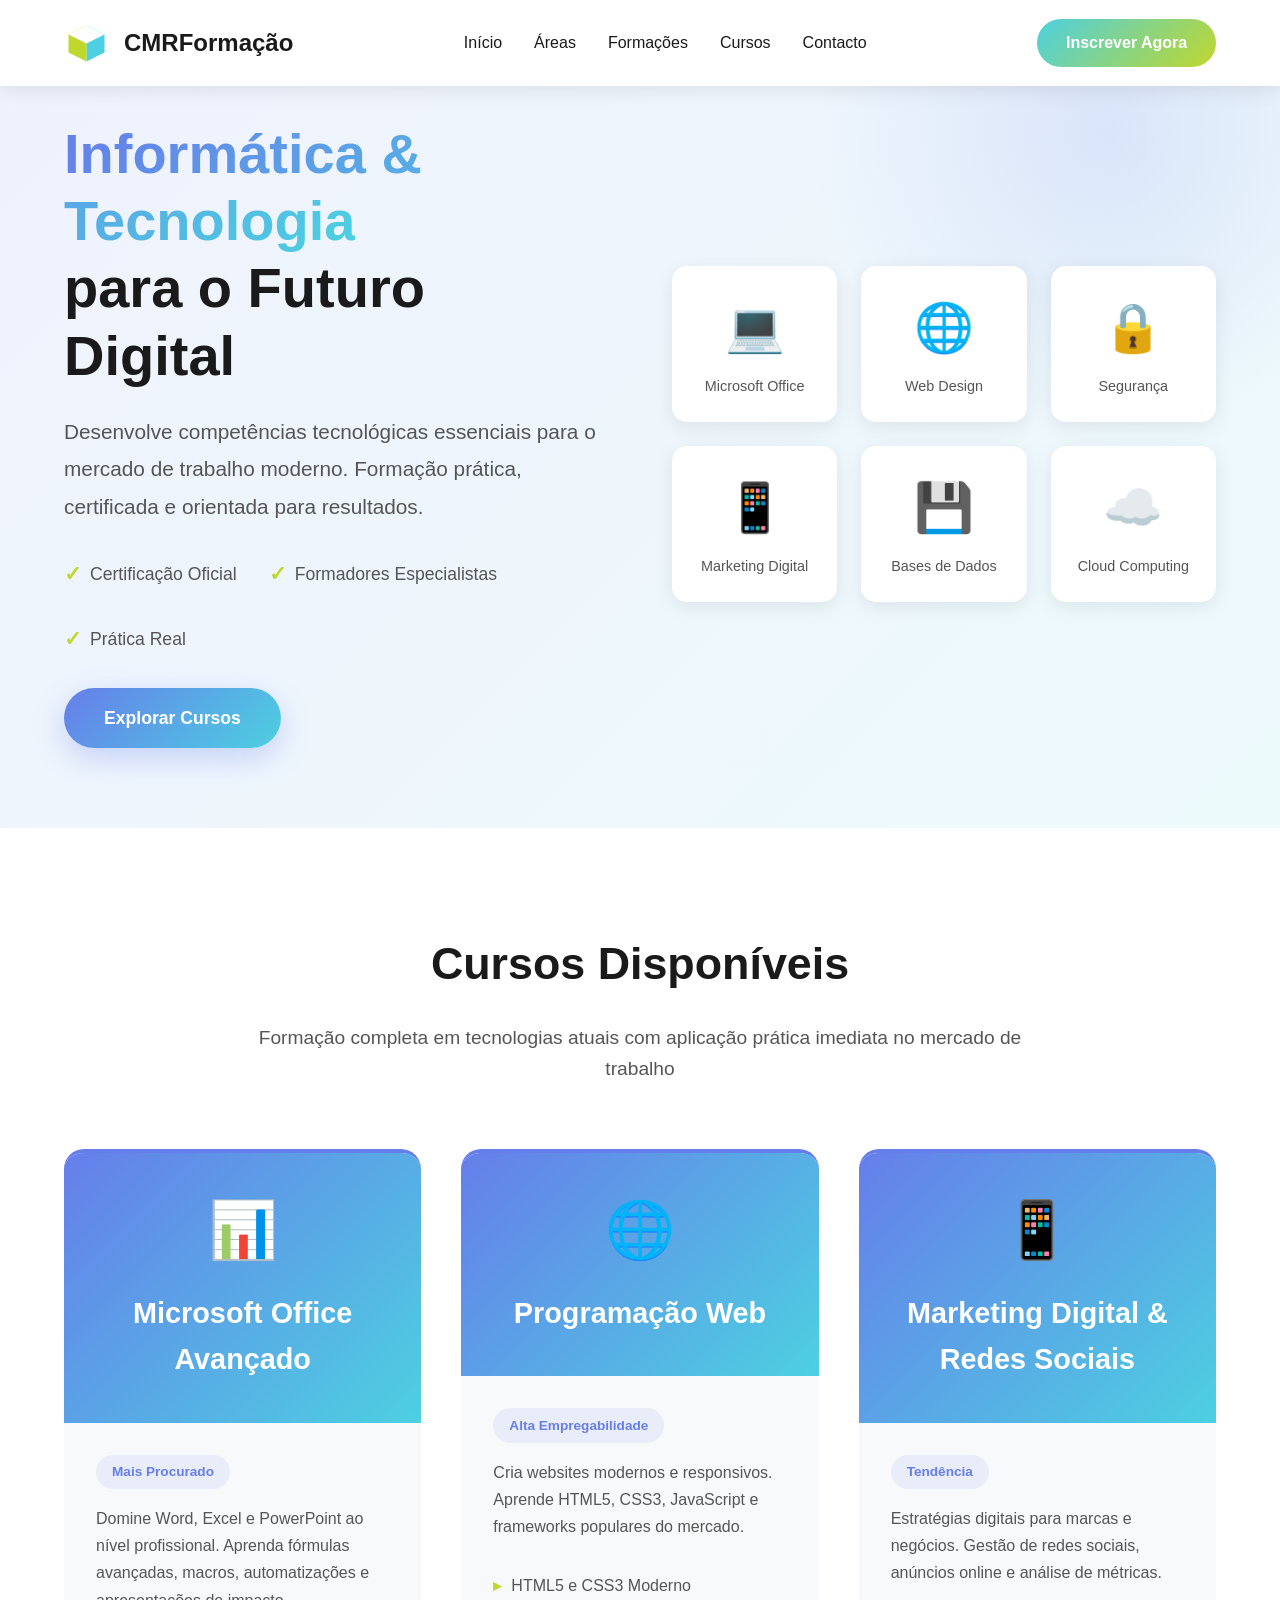
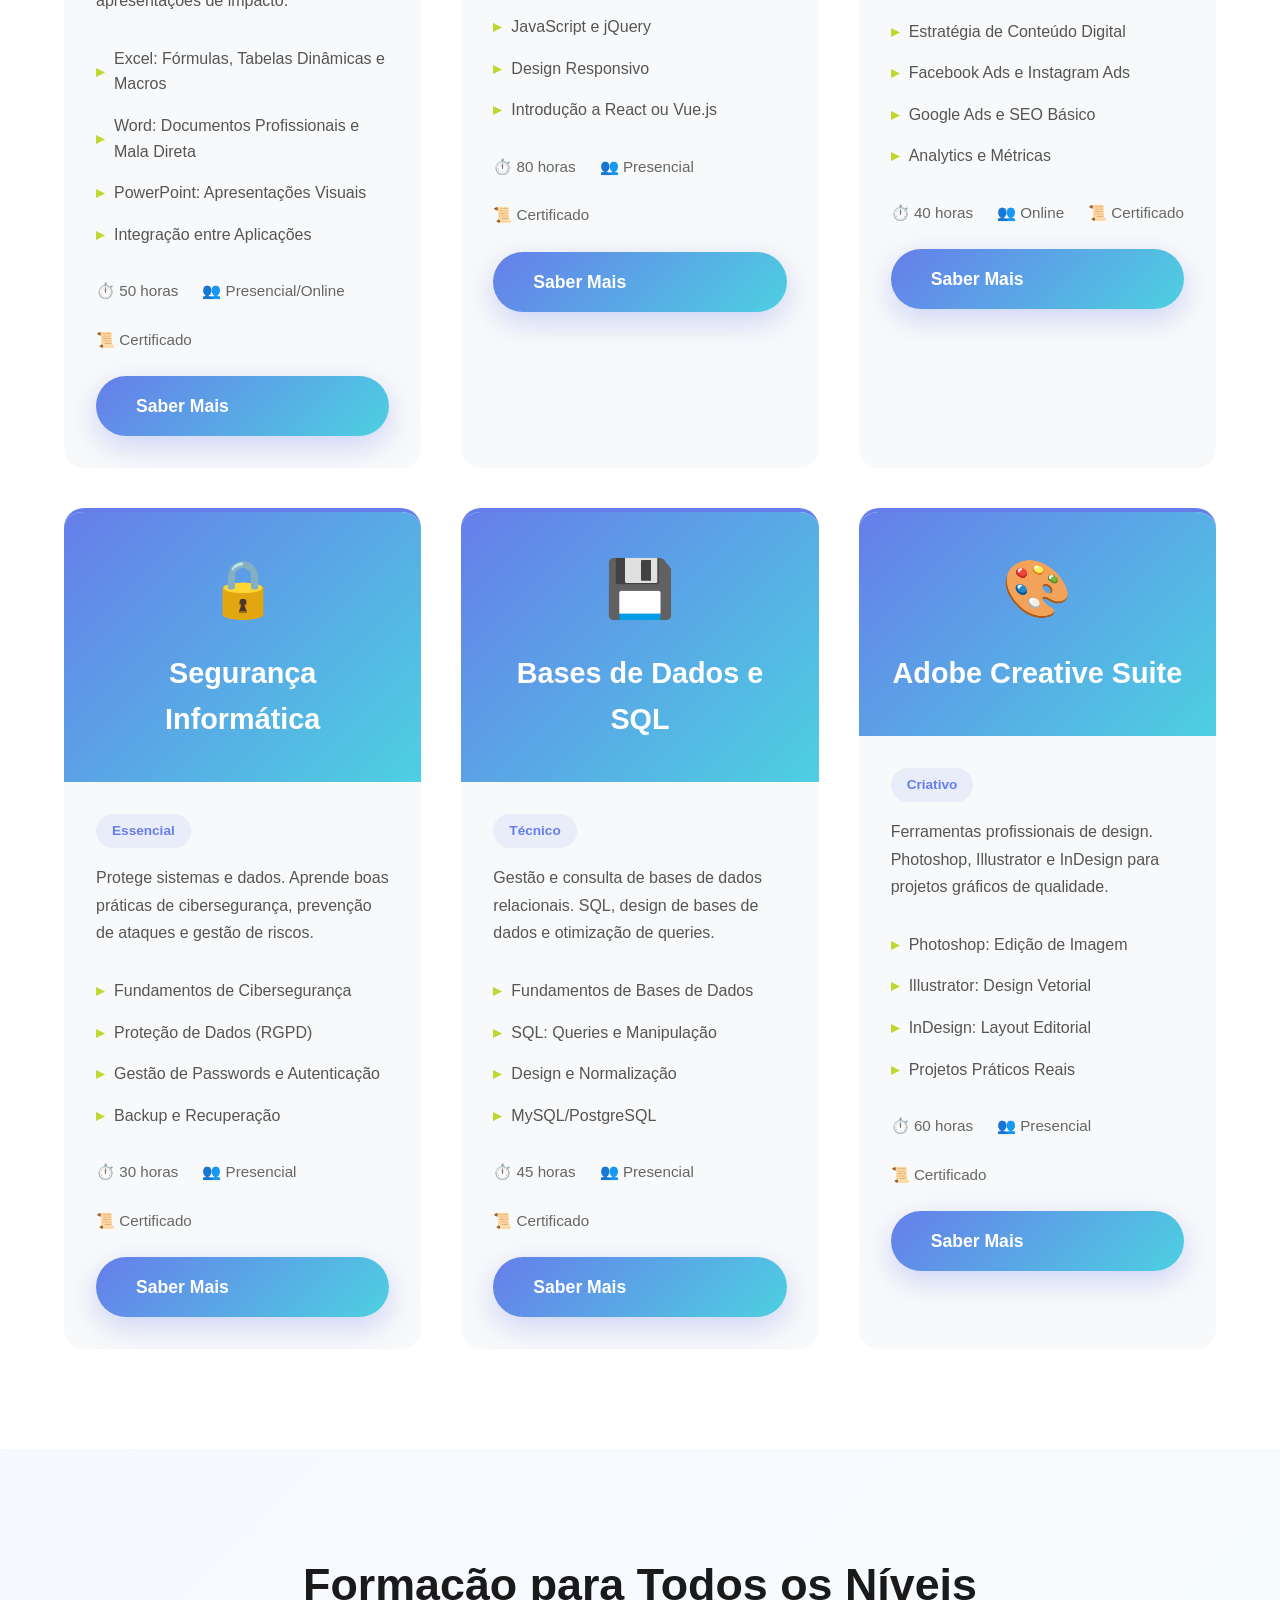
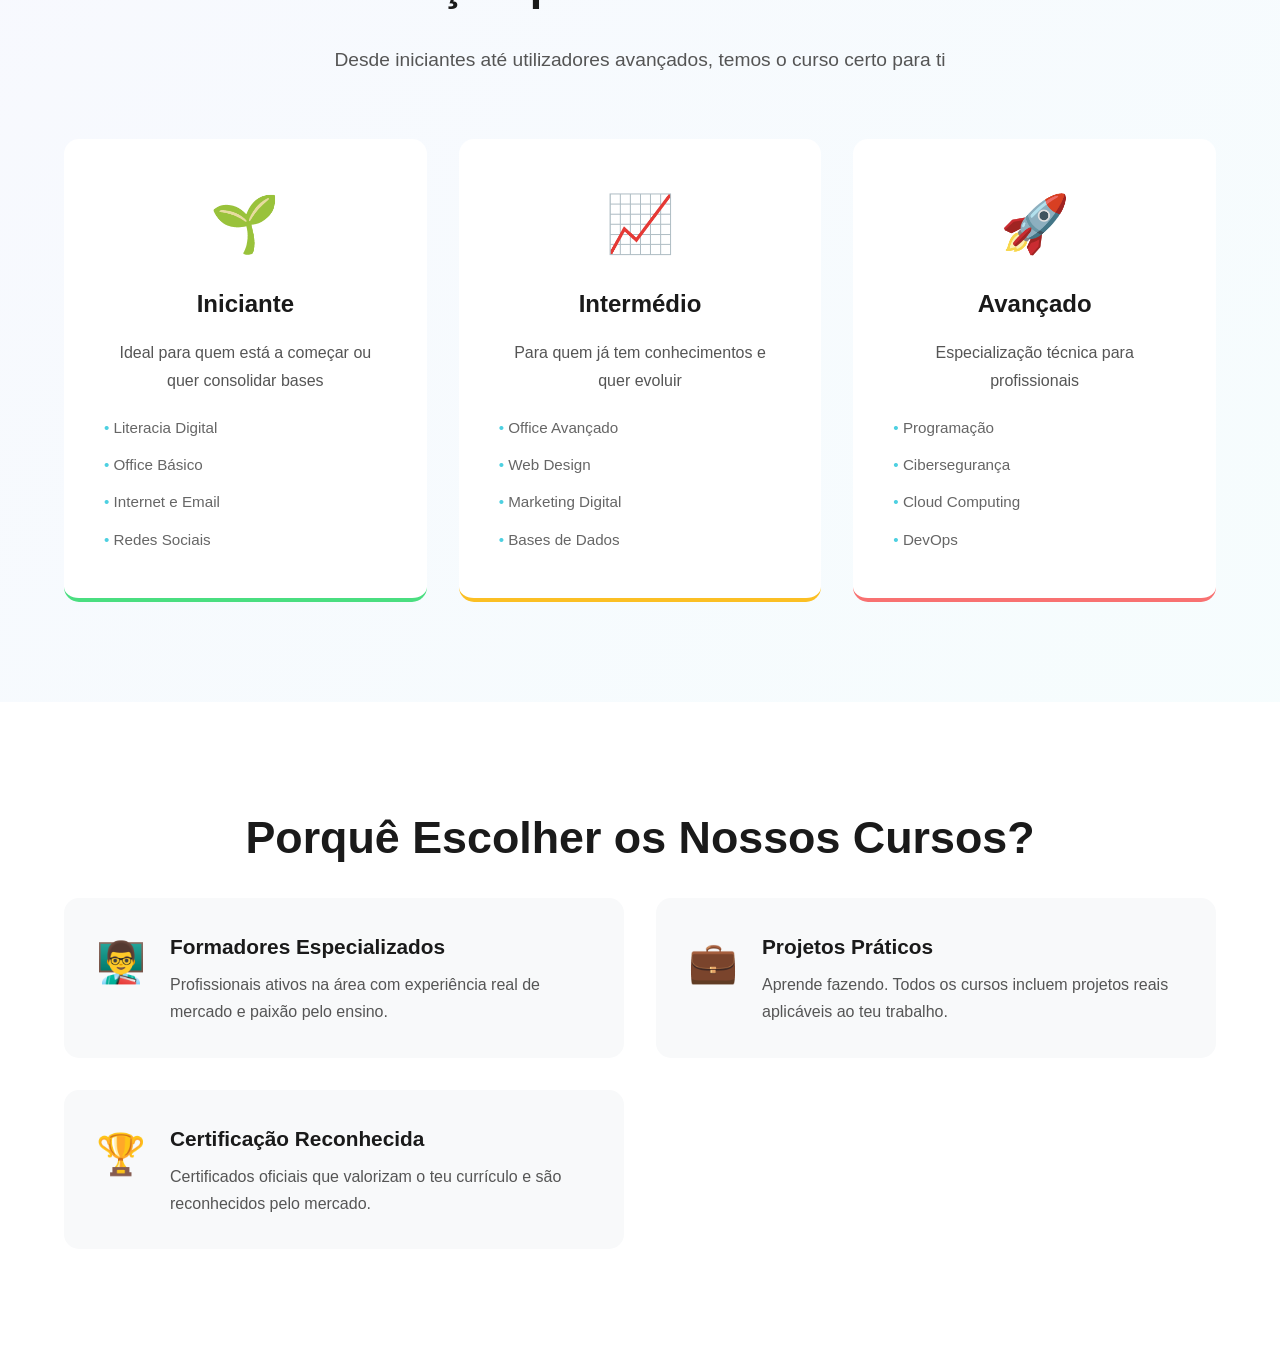
<file: informatica-tecnologia.html>
<!DOCTYPE html>
<html lang="pt">
<head>
    <meta charset="UTF-8">
    <meta name="viewport" content="width=device-width, initial-scale=1.0">
    <title>Informática e Tecnologia | CMRFormação - Cursos Certificados</title>
    <style>
        * {
            margin: 0;
            padding: 0;
            box-sizing: border-box;
        }

        :root {
            --turquoise: #4DD0E1;
            --lime: #C0D72D;
            --dark: #1a1a1a;
            --light: #f8f9fa;
            --tech-purple: #667eea;
            --tech-blue: #0ea5e9;
        }

        body {
            font-family: 'Segoe UI', Tahoma, Geneva, Verdana, sans-serif;
            line-height: 1.6;
            color: var(--dark);
            overflow-x: hidden;
        }

        header {
            position: fixed;
            width: 100%;
            background: rgba(255, 255, 255, 0.98);
            backdrop-filter: blur(10px);
            box-shadow: 0 2px 20px rgba(0,0,0,0.1);
            z-index: 1000;
            transition: all 0.3s ease;
        }

        nav {
            display: flex;
            justify-content: space-between;
            align-items: center;
            padding: 1.2rem 5%;
            max-width: 1400px;
            margin: 0 auto;
        }

        .logo {
            display: flex;
            align-items: center;
            gap: 15px;
            font-size: 1.5rem;
            font-weight: 700;
            color: var(--dark);
            text-decoration: none;
        }

        .logo-icon {
            width: 45px;
            height: 45px;
        }

        .nav-links {
            display: flex;
            gap: 2rem;
            list-style: none;
        }

        .nav-links a {
            text-decoration: none;
            color: var(--dark);
            font-weight: 500;
            transition: color 0.3s;
        }

        .nav-links a:hover {
            color: var(--turquoise);
        }

        .nav-cta {
            padding: 0.7rem 1.8rem;
            background: linear-gradient(135deg, var(--turquoise), var(--lime));
            color: white;
            border-radius: 50px;
            font-weight: 600;
            text-decoration: none;
            transition: all 0.3s;
        }

        .nav-cta:hover {
            transform: translateY(-2px);
            box-shadow: 0 10px 25px rgba(77, 208, 225, 0.3);
        }

        .hero {
            min-height: 85vh;
            display: flex;
            align-items: center;
            background: linear-gradient(135deg, rgba(102, 126, 234, 0.1) 0%, rgba(77, 208, 225, 0.1) 100%);
            padding: 120px 5% 80px;
            position: relative;
            overflow: hidden;
        }

        .hero::before {
            content: '';
            position: absolute;
            top: -20%;
            right: -10%;
            width: 600px;
            height: 600px;
            background: radial-gradient(circle, rgba(102, 126, 234, 0.15) 0%, transparent 70%);
            border-radius: 50%;
            animation: float 20s infinite ease-in-out;
        }

        @keyframes float {
            0%, 100% { transform: translate(0, 0); }
            50% { transform: translate(-30px, 30px); }
        }

        .hero-content {
            max-width: 1400px;
            margin: 0 auto;
            display: grid;
            grid-template-columns: 1fr 1fr;
            gap: 4rem;
            align-items: center;
            position: relative;
            z-index: 1;
        }

        .hero-text h1 {
            font-size: 3.5rem;
            line-height: 1.2;
            margin-bottom: 1.5rem;
            color: var(--dark);
        }

        .hero-text .highlight {
            background: linear-gradient(135deg, var(--tech-purple), var(--turquoise));
            -webkit-background-clip: text;
            -webkit-text-fill-color: transparent;
            background-clip: text;
        }

        .hero-text p {
            font-size: 1.3rem;
            color: #555;
            margin-bottom: 2rem;
            line-height: 1.8;
        }

        .hero-features {
            display: flex;
            gap: 2rem;
            flex-wrap: wrap;
            margin-bottom: 2rem;
        }

        .hero-feature {
            display: flex;
            align-items: center;
            gap: 0.5rem;
            font-size: 1.1rem;
            color: #555;
        }

        .hero-feature::before {
            content: '✓';
            color: var(--lime);
            font-weight: bold;
            font-size: 1.3rem;
        }

        .hero-icons {
            display: grid;
            grid-template-columns: repeat(3, 1fr);
            gap: 1.5rem;
        }

        .tech-icon-box {
            background: white;
            padding: 1.5rem;
            border-radius: 15px;
            text-align: center;
            box-shadow: 0 5px 20px rgba(0,0,0,0.08);
            transition: all 0.3s;
        }

        .tech-icon-box:hover {
            transform: translateY(-10px);
            box-shadow: 0 15px 40px rgba(102, 126, 234, 0.2);
        }

        .tech-icon-box span {
            font-size: 3rem;
            display: block;
            margin-bottom: 0.5rem;
        }

        .tech-icon-box p {
            font-size: 0.9rem;
            color: #555;
            margin: 0;
        }

        .btn {
            padding: 1rem 2.5rem;
            border: none;
            border-radius: 50px;
            font-size: 1.1rem;
            font-weight: 600;
            cursor: pointer;
            transition: all 0.3s ease;
            text-decoration: none;
            display: inline-block;
        }

        .btn-primary {
            background: linear-gradient(135deg, var(--tech-purple), var(--turquoise));
            color: white;
            box-shadow: 0 10px 30px rgba(102, 126, 234, 0.3);
        }

        .btn-primary:hover {
            transform: translateY(-3px);
            box-shadow: 0 15px 40px rgba(102, 126, 234, 0.4);
        }

        .section-title {
            text-align: center;
            font-size: 2.8rem;
            margin-bottom: 1.5rem;
            color: var(--dark);
        }

        .section-subtitle {
            text-align: center;
            font-size: 1.2rem;
            color: #555;
            max-width: 800px;
            margin: 0 auto 4rem;
        }

        .cursos-section {
            padding: 100px 5%;
            background: white;
        }

        .cursos-grid {
            max-width: 1400px;
            margin: 0 auto;
            display: grid;
            grid-template-columns: repeat(auto-fit, minmax(350px, 1fr));
            gap: 2.5rem;
        }

        .curso-card {
            background: var(--light);
            border-radius: 20px;
            overflow: hidden;
            transition: all 0.3s;
            border-top: 4px solid var(--tech-purple);
        }

        .curso-card:hover {
            transform: translateY(-10px);
            box-shadow: 0 20px 50px rgba(0,0,0,0.1);
        }

        .curso-header {
            background: linear-gradient(135deg, var(--tech-purple), var(--turquoise));
            padding: 2rem;
            color: white;
            text-align: center;
        }

        .curso-header span {
            font-size: 3.5rem;
            display: block;
            margin-bottom: 1rem;
        }

        .curso-header h3 {
            font-size: 1.8rem;
            margin-bottom: 0.5rem;
        }

        .curso-body {
            padding: 2rem;
        }

        .curso-tag {
            display: inline-block;
            padding: 0.4rem 1rem;
            background: rgba(102, 126, 234, 0.1);
            color: var(--tech-purple);
            border-radius: 20px;
            font-size: 0.85rem;
            font-weight: 600;
            margin-bottom: 1rem;
        }

        .curso-description {
            color: #555;
            line-height: 1.7;
            margin-bottom: 1.5rem;
        }

        .curso-topics {
            list-style: none;
            margin-bottom: 1.5rem;
        }

        .curso-topics li {
            padding: 0.5rem 0;
            color: #555;
            display: flex;
            align-items: center;
            gap: 10px;
        }

        .curso-topics li::before {
            content: '▸';
            color: var(--lime);
            font-weight: bold;
        }

        .curso-info {
            display: flex;
            gap: 1.5rem;
            margin: 1.5rem 0;
            font-size: 0.95rem;
            color: #666;
            flex-wrap: wrap;
        }

        .curso-info span {
            display: flex;
            align-items: center;
            gap: 0.5rem;
        }

        .niveis-section {
            padding: 100px 5%;
            background: linear-gradient(135deg, rgba(102, 126, 234, 0.05) 0%, rgba(77, 208, 225, 0.05) 100%);
        }

        .niveis-grid {
            max-width: 1200px;
            margin: 0 auto;
            display: grid;
            grid-template-columns: repeat(3, 1fr);
            gap: 2rem;
        }

        .nivel-card {
            background: white;
            padding: 2.5rem;
            border-radius: 15px;
            text-align: center;
            transition: all 0.3s;
            border-bottom: 4px solid transparent;
        }

        .nivel-card:nth-child(1) {
            border-bottom-color: #4ade80;
        }

        .nivel-card:nth-child(2) {
            border-bottom-color: #fbbf24;
        }

        .nivel-card:nth-child(3) {
            border-bottom-color: #f87171;
        }

        .nivel-card:hover {
            transform: translateY(-10px);
            box-shadow: 0 15px 40px rgba(0,0,0,0.1);
        }

        .nivel-icon {
            font-size: 3.5rem;
            margin-bottom: 1rem;
        }

        .nivel-card h3 {
            font-size: 1.5rem;
            margin-bottom: 1rem;
            color: var(--dark);
        }

        .nivel-card p {
            color: #555;
            line-height: 1.7;
            margin-bottom: 1rem;
        }

        .nivel-card ul {
            list-style: none;
            text-align: left;
        }

        .nivel-card li {
            padding: 0.4rem 0;
            color: #666;
            font-size: 0.95rem;
        }

        .nivel-card li::before {
            content: '• ';
            color: var(--turquoise);
        }

        .vantagens-section {
            padding: 100px 5%;
            background: white;
        }

        .vantagens-grid {
            max-width: 1200px;
            margin: 0 auto;
            display: grid;
            grid-template-columns: repeat(2, 1fr);
            gap: 2rem;
        }

        .vantagem-card {
            display: flex;
            gap: 1.5rem;
            padding: 2rem;
            background: var(--light);
            border-radius: 15px;
            transition: all 0.3s;
        }

        .vantagem-card:hover {
            transform: translateX(10px);
            box-shadow: 0 10px 30px rgba(0,0,0,0.08);
        }

        .vantagem-icon {
            font-size: 2.5rem;
            flex-shrink: 0;
        }

        .vantagem-content h3 {
            font-size: 1.3rem;
            margin-bottom: 0.5rem;
            color: var(--dark);
        }

        .vantagem-content p {
            color: #555;
            line-height: 1.7;
        }

        .cta-section {
            padding: 100px 5%;
            background: linear-gradient(135deg, var(--tech-purple), var(--turquoise));
            text-align: center;
            color: white;
        }

        .cta-section h2 {
            font-size: 3rem;
            margin-bottom: 1.5rem;
        }

        .cta-section p {
            font-size: 1.3rem;
            margin-bottom: 2.5rem;
            opacity: 0.95;
        }

        .btn-white {
            background: white;
            color: var(--tech-purple);
        }

        .btn-white:hover {
            background: var(--dark);
            color: white;
        }

        footer {
            background: var(--dark);
            color: white;
            padding: 4rem 5% 2rem;
        }

        .footer-content {
            max-width: 1400px;
            margin: 0 auto;
            display: grid;
            grid-template-columns: repeat(auto-fit, minmax(250px, 1fr));
            gap: 3rem;
            margin-bottom: 3rem;
        }

        .footer-section h3 {
            margin-bottom: 1.5rem;
            color: var(--turquoise);
            font-size: 1.3rem;
        }

        .footer-section p, .footer-section a {
            color: rgba(255,255,255,0.7);
            text-decoration: none;
            display: block;
            margin: 0.8rem 0;
            transition: color 0.3s;
        }

        .footer-section a:hover {
            color: var(--lime);
        }

        .footer-bottom {
            text-align: center;
            padding-top: 2rem;
            border-top: 1px solid rgba(255,255,255,0.1);
            color: rgba(255,255,255,0.5);
        }

        @media (max-width: 768px) {
            .hero-content {
                grid-template-columns: 1fr;
            }

            .hero-text h1 {
                font-size: 2.5rem;
            }

            .nav-links {
                display: none;
            }

            .niveis-grid {
                grid-template-columns: 1fr;
            }

            .vantagens-grid {
                grid-template-columns: 1fr;
            }

            .section-title {
                font-size: 2rem;
            }
        }
    </style>
</head>
<body>
    <header>
        <nav>
            <a href="index.html" class="logo">
                <svg class="logo-icon" viewBox="0 0 100 100" xmlns="http://www.w3.org/2000/svg">
                    <polygon points="50,10 90,30 90,70 50,90" fill="#4DD0E1"/>
                    <polygon points="50,10 10,30 10,70 50,90" fill="#C0D72D"/>
                    <polygon points="50,10 90,30 50,50 10,30" fill="#ffffff"/>
                </svg>
                <span>CMRFormação</span>
            </a>
            <ul class="nav-links">
                <li><a href="index.html">Início</a></li>
                <li><a href="index.html#areas">Áreas</a></li>
                <li><a href="index.html#formacoes">Formações</a></li>
                <li><a href="#cursos">Cursos</a></li>
                <li><a href="#contacto">Contacto</a></li>
            </ul>
            <a href="#contacto" class="nav-cta">Inscrever Agora</a>
        </nav>
    </header>

    <section class="hero">
        <div class="hero-content">
            <div class="hero-text">
                <h1>
                    <span class="highlight">Informática & Tecnologia</span><br>
                    para o Futuro Digital
                </h1>
                <p>
                    Desenvolve competências tecnológicas essenciais para o mercado de trabalho moderno. 
                    Formação prática, certificada e orientada para resultados.
                </p>
                <div class="hero-features">
                    <div class="hero-feature">Certificação Oficial</div>
                    <div class="hero-feature">Formadores Especialistas</div>
                    <div class="hero-feature">Prática Real</div>
                </div>
                <a href="#cursos" class="btn btn-primary">Explorar Cursos</a>
            </div>
            <div class="hero-icons">
                <div class="tech-icon-box">
                    <span>💻</span>
                    <p>Microsoft Office</p>
                </div>
                <div class="tech-icon-box">
                    <span>🌐</span>
                    <p>Web Design</p>
                </div>
                <div class="tech-icon-box">
                    <span>🔒</span>
                    <p>Segurança</p>
                </div>
                <div class="tech-icon-box">
                    <span>📱</span>
                    <p>Marketing Digital</p>
                </div>
                <div class="tech-icon-box">
                    <span>💾</span>
                    <p>Bases de Dados</p>
                </div>
                <div class="tech-icon-box">
                    <span>☁️</span>
                    <p>Cloud Computing</p>
                </div>
            </div>
        </div>
    </section>

    <section class="cursos-section" id="cursos">
        <h2 class="section-title">Cursos Disponíveis</h2>
        <p class="section-subtitle">
            Formação completa em tecnologias atuais com aplicação prática imediata no mercado de trabalho
        </p>
        <div class="cursos-grid">
            <div class="curso-card">
                <div class="curso-header">
                    <span>📊</span>
                    <h3>Microsoft Office Avançado</h3>
                </div>
                <div class="curso-body">
                    <span class="curso-tag">Mais Procurado</span>
                    <p class="curso-description">
                        Domine Word, Excel e PowerPoint ao nível profissional. Aprenda fórmulas avançadas, 
                        macros, automatizações e apresentações de impacto.
                    </p>
                    <ul class="curso-topics">
                        <li>Excel: Fórmulas, Tabelas Dinâmicas e Macros</li>
                        <li>Word: Documentos Profissionais e Mala Direta</li>
                        <li>PowerPoint: Apresentações Visuais</li>
                        <li>Integração entre Aplicações</li>
                    </ul>
                    <div class="curso-info">
                        <span>⏱️ 50 horas</span>
                        <span>👥 Presencial/Online</span>
                        <span>📜 Certificado</span>
                    </div>
                    <a href="#contacto" class="btn btn-primary" style="width: 100%;">Saber Mais</a>
                </div>
            </div>

            <div class="curso-card">
                <div class="curso-header">
                    <span>🌐</span>
                    <h3>Programação Web</h3>
                </div>
                <div class="curso-body">
                    <span class="curso-tag">Alta Empregabilidade</span>
                    <p class="curso-description">
                        Cria websites modernos e responsivos. Aprende HTML5, CSS3, JavaScript e frameworks 
                        populares do mercado.
                    </p>
                    <ul class="curso-topics">
                        <li>HTML5 e CSS3 Moderno</li>
                        <li>JavaScript e jQuery</li>
                        <li>Design Responsivo</li>
                        <li>Introdução a React ou Vue.js</li>
                    </ul>
                    <div class="curso-info">
                        <span>⏱️ 80 horas</span>
                        <span>👥 Presencial</span>
                        <span>📜 Certificado</span>
                    </div>
                    <a href="#contacto" class="btn btn-primary" style="width: 100%;">Saber Mais</a>
                </div>
            </div>

            <div class="curso-card">
                <div class="curso-header">
                    <span>📱</span>
                    <h3>Marketing Digital & Redes Sociais</h3>
                </div>
                <div class="curso-body">
                    <span class="curso-tag">Tendência</span>
                    <p class="curso-description">
                        Estratégias digitais para marcas e negócios. Gestão de redes sociais, anúncios 
                        online e análise de métricas.
                    </p>
                    <ul class="curso-topics">
                        <li>Estratégia de Conteúdo Digital</li>
                        <li>Facebook Ads e Instagram Ads</li>
                        <li>Google Ads e SEO Básico</li>
                        <li>Analytics e Métricas</li>
                    </ul>
                    <div class="curso-info">
                        <span>⏱️ 40 horas</span>
                        <span>👥 Online</span>
                        <span>📜 Certificado</span>
                    </div>
                    <a href="#contacto" class="btn btn-primary" style="width: 100%;">Saber Mais</a>
                </div>
            </div>

            <div class="curso-card">
                <div class="curso-header">
                    <span>🔒</span>
                    <h3>Segurança Informática</h3>
                </div>
                <div class="curso-body">
                    <span class="curso-tag">Essencial</span>
                    <p class="curso-description">
                        Protege sistemas e dados. Aprende boas práticas de cibersegurança, 
                        prevenção de ataques e gestão de riscos.
                    </p>
                    <ul class="curso-topics">
                        <li>Fundamentos de Cibersegurança</li>
                        <li>Proteção de Dados (RGPD)</li>
                        <li>Gestão de Passwords e Autenticação</li>
                        <li>Backup e Recuperação</li>
                    </ul>
                    <div class="curso-info">
                        <span>⏱️ 30 horas</span>
                        <span>👥 Presencial</span>
                        <span>📜 Certificado</span>
                    </div>
                    <a href="#contacto" class="btn btn-primary" style="width: 100%;">Saber Mais</a>
                </div>
            </div>

            <div class="curso-card">
                <div class="curso-header">
                    <span>💾</span>
                    <h3>Bases de Dados e SQL</h3>
                </div>
                <div class="curso-body">
                    <span class="curso-tag">Técnico</span>
                    <p class="curso-description">
                        Gestão e consulta de bases de dados relacionais. SQL, design de bases de dados 
                        e otimização de queries.
                    </p>
                    <ul class="curso-topics">
                        <li>Fundamentos de Bases de Dados</li>
                        <li>SQL: Queries e Manipulação</li>
                        <li>Design e Normalização</li>
                        <li>MySQL/PostgreSQL</li>
                    </ul>
                    <div class="curso-info">
                        <span>⏱️ 45 horas</span>
                        <span>👥 Presencial</span>
                        <span>📜 Certificado</span>
                    </div>
                    <a href="#contacto" class="btn btn-primary" style="width: 100%;">Saber Mais</a>
                </div>
            </div>

            <div class="curso-card">
                <div class="curso-header">
                    <span>🎨</span>
                    <h3>Adobe Creative Suite</h3>
                </div>
                <div class="curso-body">
                    <span class="curso-tag">Criativo</span>
                    <p class="curso-description">
                        Ferramentas profissionais de design. Photoshop, Illustrator e InDesign 
                        para projetos gráficos de qualidade.
                    </p>
                    <ul class="curso-topics">
                        <li>Photoshop: Edição de Imagem</li>
                        <li>Illustrator: Design Vetorial</li>
                        <li>InDesign: Layout Editorial</li>
                        <li>Projetos Práticos Reais</li>
                    </ul>
                    <div class="curso-info">
                        <span>⏱️ 60 horas</span>
                        <span>👥 Presencial</span>
                        <span>📜 Certificado</span>
                    </div>
                    <a href="#contacto" class="btn btn-primary" style="width: 100%;">Saber Mais</a>
                </div>
            </div>
        </div>
    </section>

    <section class="niveis-section">
        <h2 class="section-title">Formação para Todos os Níveis</h2>
        <p class="section-subtitle">
            Desde iniciantes até utilizadores avançados, temos o curso certo para ti
        </p>
        <div class="niveis-grid">
            <div class="nivel-card">
                <div class="nivel-icon">🌱</div>
                <h3>Iniciante</h3>
                <p>Ideal para quem está a começar ou quer consolidar bases</p>
                <ul>
                    <li>Literacia Digital</li>
                    <li>Office Básico</li>
                    <li>Internet e Email</li>
                    <li>Redes Sociais</li>
                </ul>
            </div>

            <div class="nivel-card">
                <div class="nivel-icon">📈</div>
                <h3>Intermédio</h3>
                <p>Para quem já tem conhecimentos e quer evoluir</p>
                <ul>
                    <li>Office Avançado</li>
                    <li>Web Design</li>
                    <li>Marketing Digital</li>
                    <li>Bases de Dados</li>
                </ul>
            </div>

            <div class="nivel-card">
                <div class="nivel-icon">🚀</div>
                <h3>Avançado</h3>
                <p>Especialização técnica para profissionais</p>
                <ul>
                    <li>Programação</li>
                    <li>Cibersegurança</li>
                    <li>Cloud Computing</li>
                    <li>DevOps</li>
                </ul>
            </div>
        </div>
    </section>

    <section class="vantagens-section">
        <h2 class="section-title">Porquê Escolher os Nossos Cursos?</h2>
        <div class="vantagens-grid">
            <div class="vantagem-card">
                <div class="vantagem-icon">👨‍🏫</div>
                <div class="vantagem-content">
                    <h3>Formadores Especializados</h3>
                    <p>Profissionais ativos na área com experiência real de mercado e paixão pelo ensino.</p>
                </div>
            </div>

            <div class="vantagem-card">
                <div class="vantagem-icon">💼</div>
                <div class="vantagem-content">
                    <h3>Projetos Práticos</h3>
                    <p>Aprende fazendo. Todos os cursos incluem projetos reais aplicáveis ao teu trabalho.</p>
                </div>
            </div>

            <div class="vantagem-card">
                <div class="vantagem-icon">🏆</div>
                <div class="vantagem-content">
                    <h3>Certificação Reconhecida</h3>
                    <p>Certificados oficiais que valorizam o teu currículo e são reconhecidos pelo mercado.
</file>
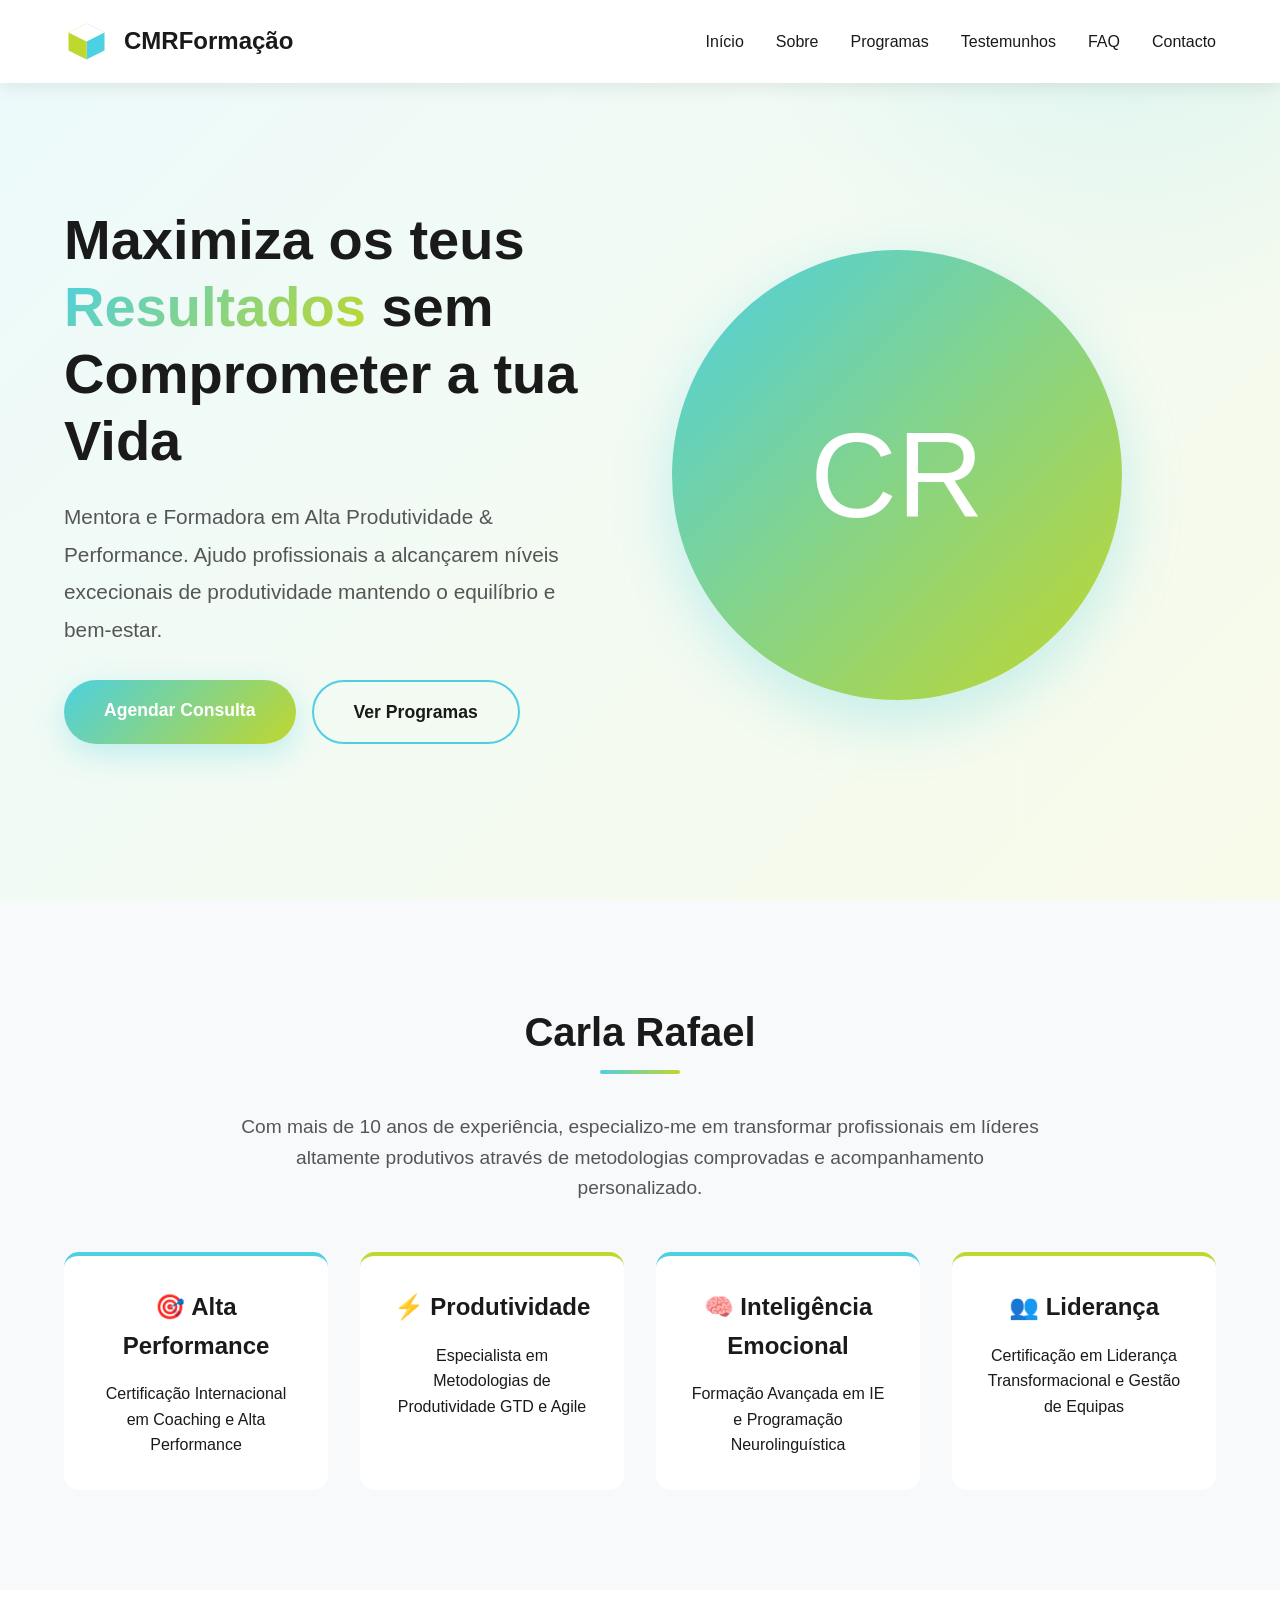
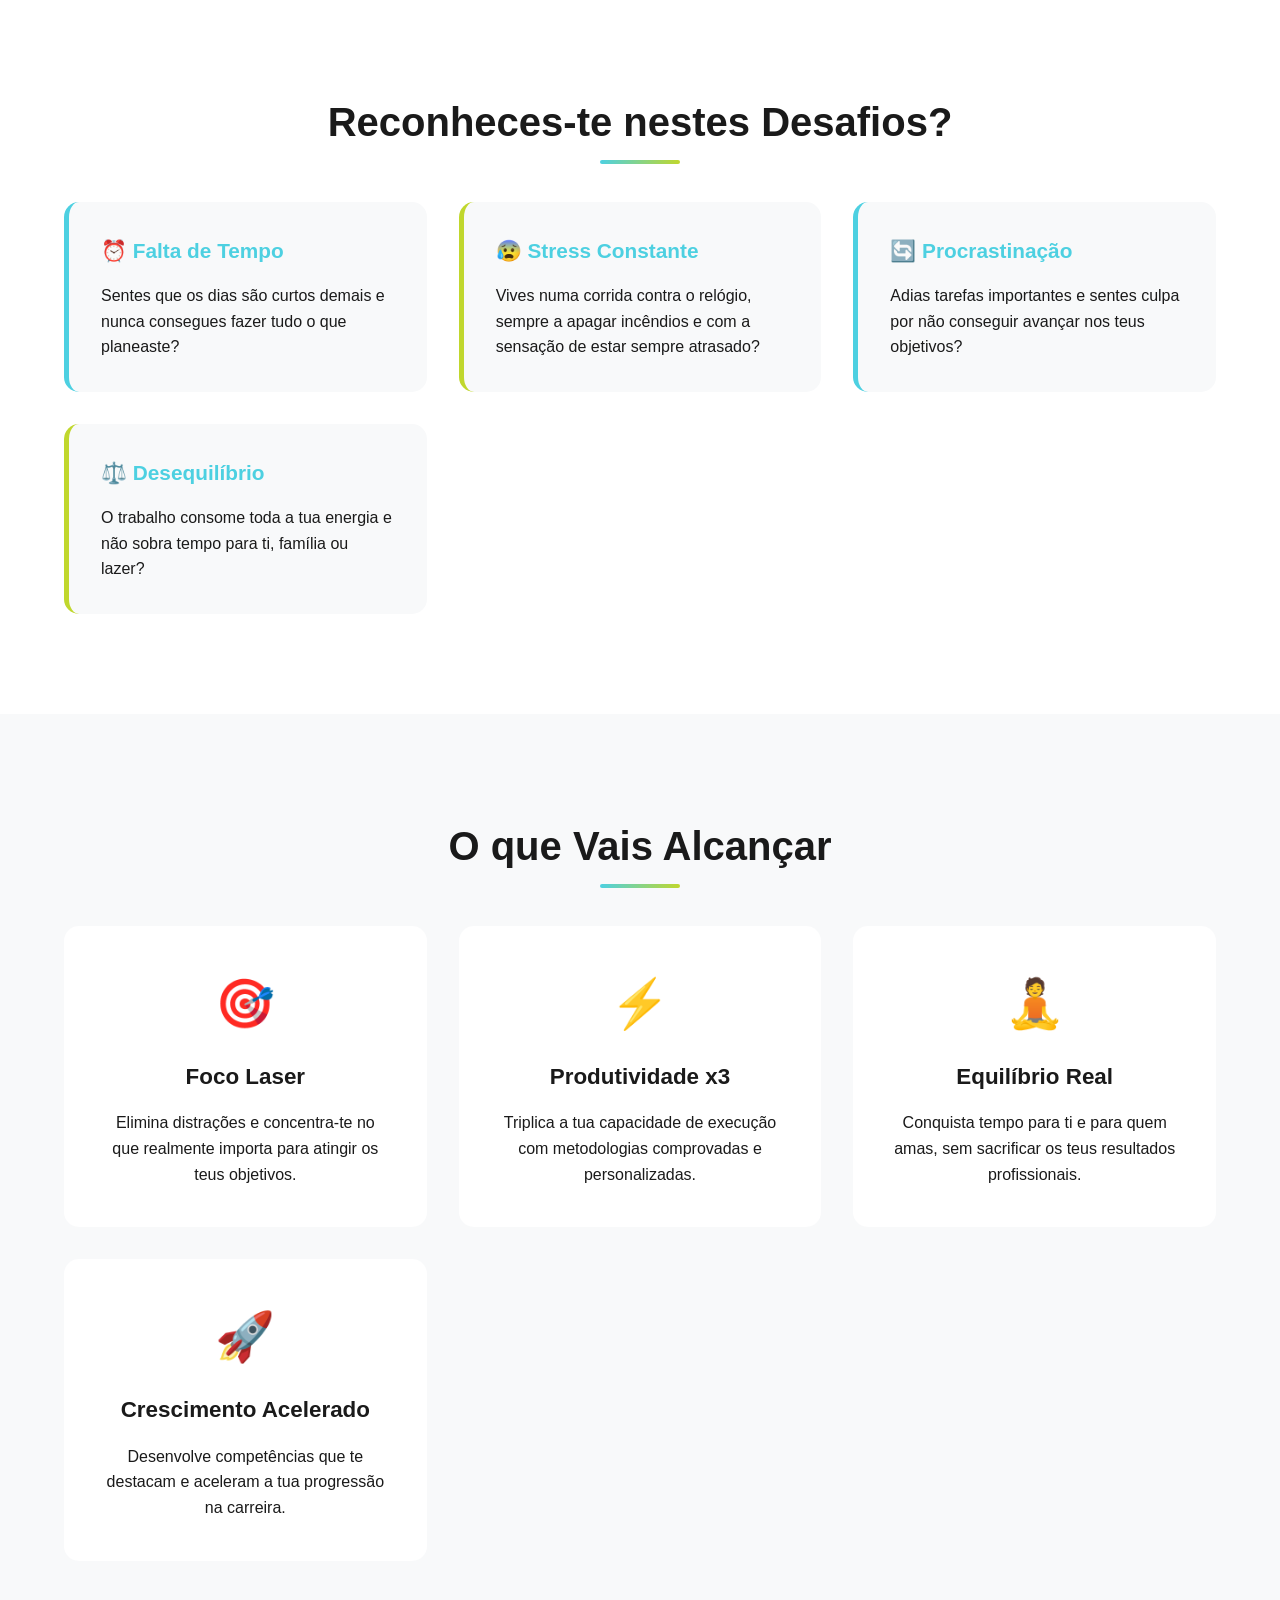
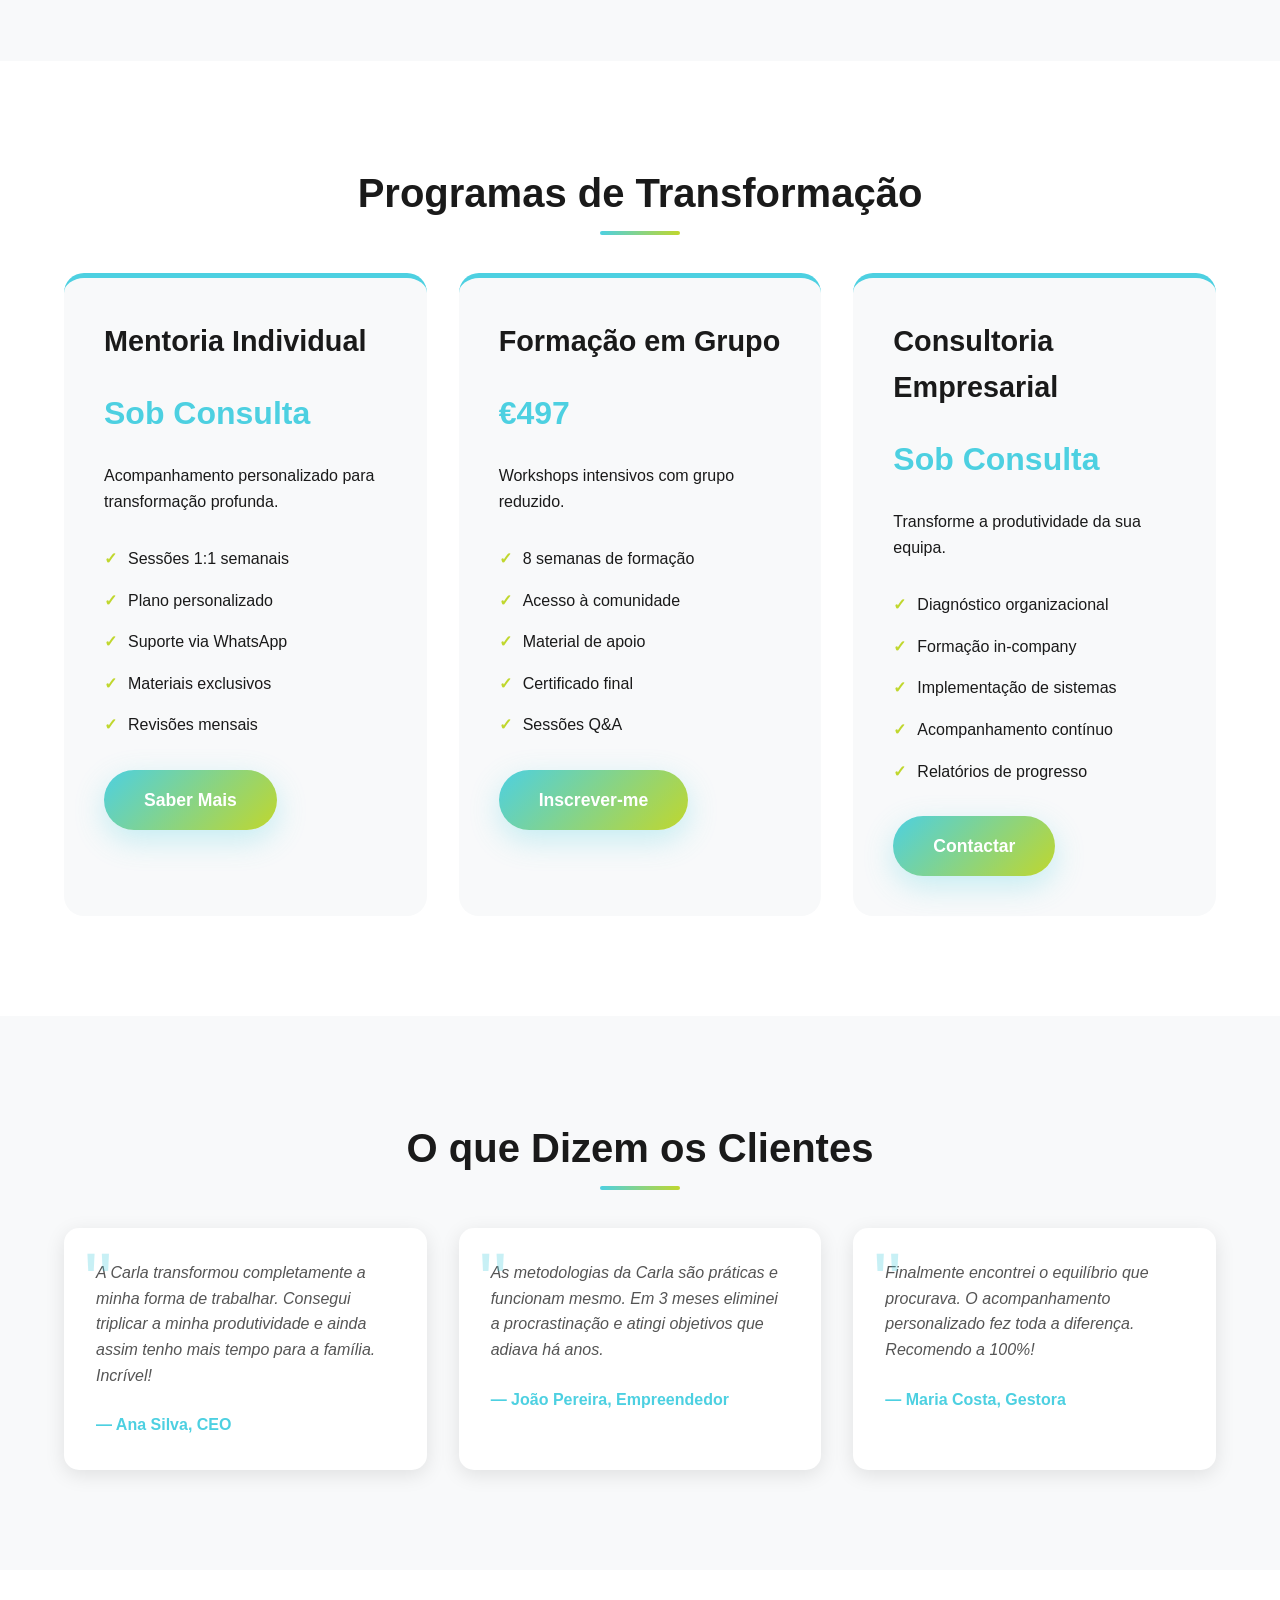
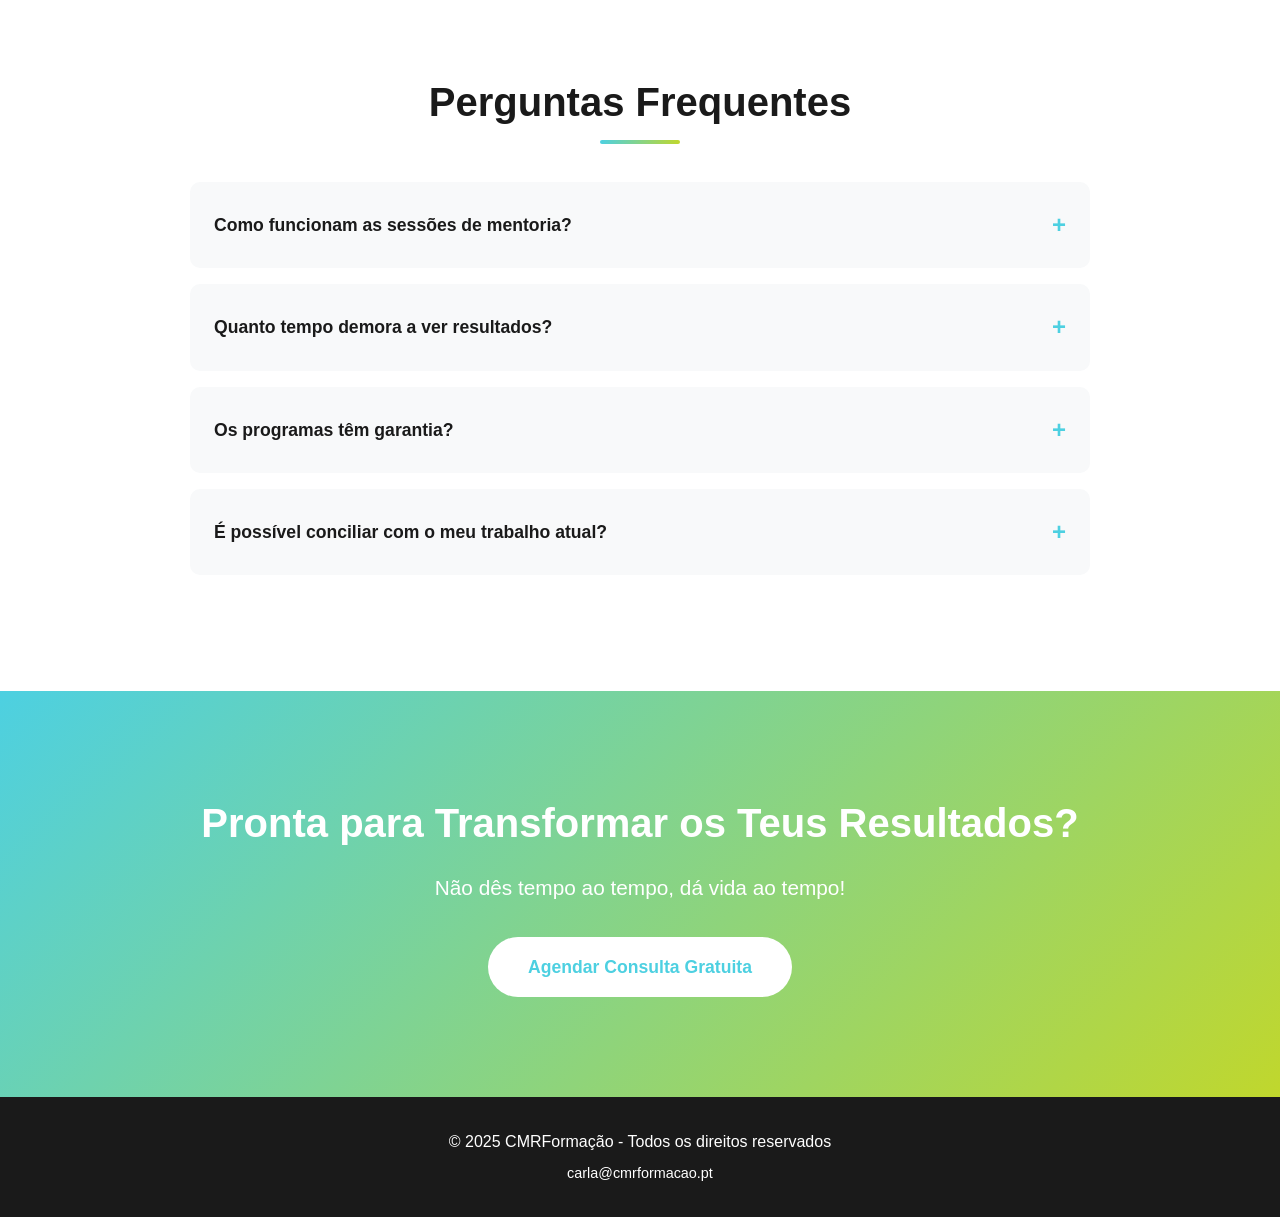
<file: Landing page carla rafael.html>
<!DOCTYPE html>
<html lang="pt">
<head>
    <meta charset="UTF-8">
    <meta name="viewport" content="width=device-width, initial-scale=1.0">
    <title>Carla Rafael - Mentora em Alta Produtividade & Performance | CMRFormação</title>
    <style>
        * { margin: 0; padding: 0; box-sizing: border-box; }

        :root {
            --turquoise: #4DD0E1;
            --lime: #C0D72D;
            --dark: #1a1a1a;
            --light: #f8f9fa;
        }

        body {
            font-family: 'Segoe UI', Tahoma, Geneva, Verdana, sans-serif;
            line-height: 1.6;
            color: var(--dark);
            overflow-x: hidden;
        }

        /* Header */
        header {
            position: fixed;
            width: 100%;
            background: rgba(255, 255, 255, 0.98);
            backdrop-filter: blur(10px);
            box-shadow: 0 2px 20px rgba(0,0,0,0.1);
            z-index: 1000;
            transition: all 0.3s ease;
        }

        nav {
            display: flex;
            justify-content: space-between;
            align-items: center;
            padding: 1.2rem 5%;
            max-width: 1400px;
            margin: 0 auto;
        }

        .logo {
            display: flex;
            align-items: center;
            gap: 15px;
            font-size: 1.5rem;
            font-weight: 700;
            color: var(--dark);
            text-decoration: none;
        }

        .logo-icon { width: 45px; height: 45px; }

        .nav-links {
            display: flex;
            gap: 2rem;
            list-style: none;
        }

        .nav-links a {
            text-decoration: none;
            color: var(--dark);
            font-weight: 500;
            transition: color 0.3s;
            position: relative;
        }

        .nav-links a:hover { color: var(--turquoise); }

        .nav-links a::after {
            content: '';
            position: absolute;
            bottom: -5px;
            left: 0;
            width: 0;
            height: 2px;
            background: var(--lime);
            transition: width 0.3s;
        }

        .nav-links a:hover::after { width: 100%; }

        /* Hero Section */
        .hero {
            min-height: 100vh;
            display: flex;
            align-items: center;
            background: linear-gradient(135deg, rgba(77, 208, 225, 0.1) 0%, rgba(192, 215, 45, 0.1) 100%);
            padding: 100px 5% 50px;
            position: relative;
            overflow: hidden;
        }

        .hero::before {
            content: '';
            position: absolute;
            top: -50%;
            right: -20%;
            width: 800px;
            height: 800px;
            background: radial-gradient(circle, rgba(77, 208, 225, 0.15) 0%, transparent 70%);
            border-radius: 50%;
            animation: float 20s infinite ease-in-out;
        }

        @keyframes float {
            0%, 100% { transform: translate(0, 0) rotate(0deg); }
            50% { transform: translate(-50px, 50px) rotate(180deg); }
        }

        .hero-content {
            max-width: 1400px;
            margin: 0 auto;
            display: grid;
            grid-template-columns: 1fr 1fr;
            gap: 4rem;
            align-items: center;
            position: relative;
            z-index: 1;
        }

        .hero-text h1 {
            font-size: 3.5rem;
            line-height: 1.2;
            margin-bottom: 1.5rem;
            color: var(--dark);
        }

        .hero-text .highlight {
            background: linear-gradient(135deg, var(--turquoise), var(--lime));
            -webkit-background-clip: text;
            -webkit-text-fill-color: transparent;
        }

        .hero-text p {
            font-size: 1.3rem;
            margin-bottom: 2rem;
            color: #555;
            line-height: 1.8;
        }

        .cta-buttons {
            display: flex;
            gap: 1rem;
            flex-wrap: wrap;
        }

        .btn {
            padding: 1rem 2.5rem;
            border: none;
            border-radius: 50px;
            font-size: 1.1rem;
            font-weight: 600;
            cursor: pointer;
            transition: all 0.3s ease;
            text-decoration: none;
            display: inline-block;
        }

        .btn-primary {
            background: linear-gradient(135deg, var(--turquoise), var(--lime));
            color: white;
            box-shadow: 0 10px 30px rgba(77, 208, 225, 0.3);
        }

        .btn-primary:hover {
            transform: translateY(-3px);
            box-shadow: 0 15px 40px rgba(77, 208, 225, 0.4);
        }

        .btn-secondary {
            background: transparent;
            color: var(--dark);
            border: 2px solid var(--turquoise);
        }

        .btn-secondary:hover { background: var(--turquoise); color: white; }

        .hero-image-placeholder {
            width: 450px;
            height: 450px;
            border-radius: 50%;
            background: linear-gradient(135deg, var(--turquoise), var(--lime));
            display: flex;
            align-items: center;
            justify-content: center;
            font-size: 120px;
            color: white;
            box-shadow: 0 20px 60px rgba(77, 208, 225, 0.3);
            animation: pulse 3s infinite ease-in-out;
        }

        @keyframes pulse {
            0%, 100% { transform: scale(1); }
            50% { transform: scale(1.05); }
        }

        /* Sections */
        section {
            padding: 100px 5%;
        }

        .section-title {
            text-align: center;
            font-size: 2.5rem;
            margin-bottom: 3rem;
            position: relative;
        }

        .section-title::after {
            content: '';
            position: absolute;
            bottom: -10px;
            left: 50%;
            transform: translateX(-50%);
            width: 80px;
            height: 4px;
            background: linear-gradient(90deg, var(--turquoise), var(--lime));
            border-radius: 2px;
        }

        /* Sobre Section */
        .sobre {
            background: var(--light);
        }

        .sobre-intro {
            text-align: center;
            max-width: 800px;
            margin: 0 auto 3rem;
            font-size: 1.2rem;
            color: #555;
        }

        .sobre-content {
            max-width: 1200px;
            margin: 0 auto;
            display: grid;
            grid-template-columns: repeat(auto-fit, minmax(250px, 1fr));
            gap: 2rem;
        }

        .certificacao-card {
            background: white;
            padding: 2rem;
            border-radius: 15px;
            text-align: center;
            transition: transform 0.3s, box-shadow 0.3s;
            border-top: 4px solid var(--turquoise);
        }

        .certificacao-card:nth-child(even) { border-top-color: var(--lime); }

        .certificacao-card:hover {
            transform: translateY(-10px);
            box-shadow: 0 15px 40px rgba(0,0,0,0.1);
        }

        .certificacao-card h3 {
            font-size: 1.5rem;
            margin-bottom: 1rem;
        }

        /* Problema Section */
        .problema {
            background: white;
        }

        .problema-grid {
            max-width: 1200px;
            margin: 0 auto;
            display: grid;
            grid-template-columns: repeat(auto-fit, minmax(280px, 1fr));
            gap: 2rem;
        }

        .problema-item {
            padding: 2rem;
            background: var(--light);
            border-radius: 15px;
            border-left: 5px solid var(--turquoise);
        }

        .problema-item:nth-child(even) { border-left-color: var(--lime); }

        .problema-item h3 {
            font-size: 1.3rem;
            margin-bottom: 1rem;
            color: var(--turquoise);
        }

        /* Benefícios Section */
        .beneficios {
            background: var(--light);
        }

        .beneficios-grid {
            max-width: 1200px;
            margin: 0 auto;
            display: grid;
            grid-template-columns: repeat(auto-fit, minmax(280px, 1fr));
            gap: 2rem;
        }

        .beneficio-card {
            background: white;
            padding: 2.5rem;
            border-radius: 15px;
            text-align: center;
            transition: all 0.3s;
        }

        .beneficio-card:hover {
            transform: translateY(-10px);
            box-shadow: 0 15px 40px rgba(0,0,0,0.15);
        }

        .beneficio-icon {
            font-size: 3rem;
            margin-bottom: 1rem;
        }

        .beneficio-card h3 {
            font-size: 1.4rem;
            margin-bottom: 1rem;
        }

        /* Programas Section */
        .programas {
            background: white;
        }

        .programas-grid {
            max-width: 1200px;
            margin: 0 auto;
            display: grid;
            grid-template-columns: repeat(auto-fit, minmax(300px, 1fr));
            gap: 2rem;
        }

        .programa-card {
            background: var(--light);
            padding: 2.5rem;
            border-radius: 20px;
            transition: all 0.3s;
            border-top: 5px solid var(--turquoise);
        }

        .programa-card:hover {
            transform: translateY(-10px);
            box-shadow: 0 20px 50px rgba(0,0,0,0.15);
        }

        .programa-card h3 {
            font-size: 1.8rem;
            margin-bottom: 1rem;
        }

        .programa-card .preco {
            font-size: 2rem;
            color: var(--turquoise);
            font-weight: bold;
            margin: 1.5rem 0;
        }

        .programa-card ul {
            list-style: none;
            margin: 1.5rem 0;
        }

        .programa-card li {
            padding: 0.5rem 0;
            padding-left: 1.5rem;
            position: relative;
        }

        .programa-card li::before {
            content: '✓';
            position: absolute;
            left: 0;
            color: var(--lime);
            font-weight: bold;
        }

        /* Testemunhos Section */
        .testemunhos {
            background: var(--light);
        }

        .testemunhos-grid {
            max-width: 1200px;
            margin: 0 auto;
            display: grid;
            grid-template-columns: repeat(auto-fit, minmax(300px, 1fr));
            gap: 2rem;
        }

        .testemunho-card {
            background: white;
            padding: 2rem;
            border-radius: 15px;
            box-shadow: 0 5px 20px rgba(0,0,0,0.1);
            position: relative;
        }

        .testemunho-card::before {
            content: '"';
            font-size: 5rem;
            position: absolute;
            top: -10px;
            left: 20px;
            color: var(--turquoise);
            opacity: 0.3;
        }

        .testemunho-text {
            font-style: italic;
            margin-bottom: 1.5rem;
            color: #555;
        }

        .testemunho-autor {
            font-weight: bold;
            color: var(--turquoise);
        }

        /* FAQ Section */
        .faq {
            background: white;
        }

        .faq-container {
            max-width: 900px;
            margin: 0 auto;
        }

        .faq-item {
            background: var(--light);
            margin-bottom: 1rem;
            border-radius: 10px;
            overflow: hidden;
            cursor: pointer;
            transition: all 0.3s;
        }

        .faq-item:hover {
            box-shadow: 0 5px 15px rgba(0,0,0,0.1);
        }

        .faq-question {
            padding: 1.5rem;
            font-weight: 600;
            font-size: 1.1rem;
            display: flex;
            justify-content: space-between;
            align-items: center;
        }

        .faq-question::after {
            content: '+';
            font-size: 1.5rem;
            color: var(--turquoise);
            transition: transform 0.3s;
        }

        .faq-item.active .faq-question::after {
            transform: rotate(45deg);
        }

        .faq-answer {
            max-height: 0;
            overflow: hidden;
            transition: max-height 0.3s ease;
            padding: 0 1.5rem;
            color: #555;
        }

        .faq-item.active .faq-answer {
            max-height: 500px;
            padding: 0 1.5rem 1.5rem;
        }

        /* CTA Section */
        .cta-section {
            background: linear-gradient(135deg, var(--turquoise), var(--lime));
            text-align: center;
            color: white;
        }

        .cta-section h2 {
            font-size: 2.5rem;
            margin-bottom: 1rem;
        }

        .cta-section p {
            font-size: 1.3rem;
            margin-bottom: 2rem;
        }

        .btn-white {
            background: white;
            color: var(--turquoise);
            border: none;
        }

        .btn-white:hover {
            background: var(--dark);
            color: white;
            transform: translateY(-3px);
        }

        /* Footer */
        footer {
            background: var(--dark);
            color: white;
            text-align: center;
            padding: 2rem 5%;
        }

        /* Mobile Menu */
        .mobile-menu-btn {
            display: none;
            background: none;
            border: none;
            font-size: 1.8rem;
            cursor: pointer;
            color: var(--dark);
        }

        @media (max-width: 768px) {
            .hero-content { 
                grid-template-columns: 1fr; 
                text-align: center; 
            }
            
            .hero-text h1 { font-size: 2.5rem; }
            
            .hero-image-placeholder { 
                width: 300px; 
                height: 300px; 
                font-size: 80px;
                margin: 0 auto;
            }
            
            .nav-links { 
                display: none;
                position: absolute;
                top: 100%;
                left: 0;
                width: 100%;
                background: white;
                flex-direction: column;
                padding: 1rem;
                box-shadow: 0 5px 20px rgba(0,0,0,0.1);
            }
            
            .nav-links.active { display: flex; }
            
            .mobile-menu-btn { display: block; }
            
            .cta-buttons { justify-content: center; }
            
            .section-title { font-size: 2rem; }
            
            .programas-grid,
            .testemunhos-grid,
            .beneficios-grid,
            .problema-grid {
                grid-template-columns: 1fr;
            }
        }
    </style>
</head>
<body>
    <header>
        <nav>
            <a href="#hero" class="logo">
                <svg class="logo-icon" viewBox="0 0 100 100">
                    <polygon points="50,10 90,30 90,70 50,90" fill="#4DD0E1"/>
                    <polygon points="50,10 10,30 10,70 50,90" fill="#C0D72D"/>
                    <polygon points="50,10 90,30 50,50 10,30" fill="#ffffff"/>
                </svg>
                <span>CMRFormação</span>
            </a>
            <button class="mobile-menu-btn">☰</button>
            <ul class="nav-links">
                <li><a href="#hero">Início</a></li>
                <li><a href="#sobre">Sobre</a></li>
                <li><a href="#programas">Programas</a></li>
                <li><a href="#testemunhos">Testemunhos</a></li>
                <li><a href="#faq">FAQ</a></li>
                <li><a href="#contacto">Contacto</a></li>
            </ul>
        </nav>
    </header>

    <section class="hero" id="hero">
        <div class="hero-content">
            <div class="hero-text">
                <h1>Maximiza os teus <span class="highlight">Resultados</span> sem Comprometer a tua Vida</h1>
                <p>Mentora e Formadora em Alta Produtividade & Performance. 
                Ajudo profissionais a alcançarem níveis excecionais de produtividade mantendo o equilíbrio e bem-estar.</p>
                <div class="cta-buttons">
                    <a href="#contacto" class="btn btn-primary">Agendar Consulta</a>
                    <a href="#programas" class="btn btn-secondary">Ver Programas</a>
                </div>
            </div>
            <div class="hero-image">
                <div class="hero-image-placeholder">CR</div>
            </div>
        </div>
    </section>

    <section class="sobre" id="sobre">
        <h2 class="section-title">Carla Rafael</h2>
        <p class="sobre-intro">Com mais de 10 anos de experiência, especializo-me em transformar profissionais em líderes altamente produtivos através de metodologias comprovadas e acompanhamento personalizado.</p>
        <div class="sobre-content">
            <div class="certificacao-card">
                <h3>🎯 Alta Performance</h3>
                <p>Certificação Internacional em Coaching e Alta Performance</p>
            </div>
            <div class="certificacao-card">
                <h3>⚡ Produtividade</h3>
                <p>Especialista em Metodologias de Produtividade GTD e Agile</p>
            </div>
            <div class="certificacao-card">
                <h3>🧠 Inteligência Emocional</h3>
                <p>Formação Avançada em IE e Programação Neurolinguística</p>
            </div>
            <div class="certificacao-card">
                <h3>👥 Liderança</h3>
                <p>Certificação em Liderança Transformacional e Gestão de Equipas</p>
            </div>
        </div>
    </section>

    <section class="problema" id="problema">
        <h2 class="section-title">Reconheces-te nestes Desafios?</h2>
        <div class="problema-grid">
            <div class="problema-item">
                <h3>⏰ Falta de Tempo</h3>
                <p>Sentes que os dias são curtos demais e nunca consegues fazer tudo o que planeaste?</p>
            </div>
            <div class="problema-item">
                <h3>😰 Stress Constante</h3>
                <p>Vives numa corrida contra o relógio, sempre a apagar incêndios e com a sensação de estar sempre atrasado?</p>
            </div>
            <div class="problema-item">
                <h3>🔄 Procrastinação</h3>
                <p>Adias tarefas importantes e sentes culpa por não conseguir avançar nos teus objetivos?</p>
            </div>
            <div class="problema-item">
                <h3>⚖️ Desequilíbrio</h3>
                <p>O trabalho consome toda a tua energia e não sobra tempo para ti, família ou lazer?</p>
            </div>
        </div>
    </section>

    <section class="beneficios" id="beneficios">
        <h2 class="section-title">O que Vais Alcançar</h2>
        <div class="beneficios-grid">
            <div class="beneficio-card">
                <div class="beneficio-icon">🎯</div>
                <h3>Foco Laser</h3>
                <p>Elimina distrações e concentra-te no que realmente importa para atingir os teus objetivos.</p>
            </div>
            <div class="beneficio-card">
                <div class="beneficio-icon">⚡</div>
                <h3>Produtividade x3</h3>
                <p>Triplica a tua capacidade de execução com metodologias comprovadas e personalizadas.</p>
            </div>
            <div class="beneficio-card">
                <div class="beneficio-icon">🧘</div>
                <h3>Equilíbrio Real</h3>
                <p>Conquista tempo para ti e para quem amas, sem sacrificar os teus resultados profissionais.</p>
            </div>
            <div class="beneficio-card">
                <div class="beneficio-icon">🚀</div>
                <h3>Crescimento Acelerado</h3>
                <p>Desenvolve competências que te destacam e aceleram a tua progressão na carreira.</p>
            </div>
        </div>
    </section>

    <section class="programas" id="programas">
        <h2 class="section-title">Programas de Transformação</h2>
        <div class="programas-grid">
            <div class="programa-card">
                <h3>Mentoria Individual</h3>
                <p class="preco">Sob Consulta</p>
                <p>Acompanhamento personalizado para transformação profunda.</p>
                <ul>
                    <li>Sessões 1:1 semanais</li>
                    <li>Plano personalizado</li>
                    <li>Suporte via WhatsApp</li>
                    <li>Materiais exclusivos</li>
                    <li>Revisões mensais</li>
                </ul>
                <a href="#contacto" class="btn btn-primary">Saber Mais</a>
            </div>
            <div class="programa-card">
                <h3>Formação em Grupo</h3>
                <p class="preco">€497</p>
                <p>Workshops intensivos com grupo reduzido.</p>
                <ul>
                    <li>8 semanas de formação</li>
                    <li>Acesso à comunidade</li>
                    <li>Material de apoio</li>
                    <li>Certificado final</li>
                    <li>Sessões Q&A</li>
                </ul>
                <a href="#contacto" class="btn btn-primary">Inscrever-me</a>
            </div>
            <div class="programa-card">
                <h3>Consultoria Empresarial</h3>
                <p class="preco">Sob Consulta</p>
                <p>Transforme a produtividade da sua equipa.</p>
                <ul>
                    <li>Diagnóstico organizacional</li>
                    <li>Formação in-company</li>
                    <li>Implementação de sistemas</li>
                    <li>Acompanhamento contínuo</li>
                    <li>Relatórios de progresso</li>
                </ul>
                <a href="#contacto" class="btn btn-primary">Contactar</a>
            </div>
        </div>
    </section>

    <section class="testemunhos" id="testemunhos">
        <h2 class="section-title">O que Dizem os Clientes</h2>
        <div class="testemunhos-grid">
            <div class="testemunho-card">
                <p class="testemunho-text">A Carla transformou completamente a minha forma de trabalhar. Consegui triplicar a minha produtividade e ainda assim tenho mais tempo para a família. Incrível!</p>
                <p class="testemunho-autor">— Ana Silva, CEO</p>
            </div>
            <div class="testemunho-card">
                <p class="testemunho-text">As metodologias da Carla são práticas e funcionam mesmo. Em 3 meses eliminei a procrastinação e atingi objetivos que adiava há anos.</p>
                <p class="testemunho-autor">— João Pereira, Empreendedor</p>
            </div>
            <div class="testemunho-card">
                <p class="testemunho-text">Finalmente encontrei o equilíbrio que procurava. O acompanhamento personalizado fez toda a diferença. Recomendo a 100%!</p>
                <p class="testemunho-autor">— Maria Costa, Gestora</p>
            </div>
        </div>
    </section>

    <section class="faq" id="faq">
        <h2 class="section-title">Perguntas Frequentes</h2>
        <div class="faq-container">
            <div class="faq-item">
                <div class="faq-question">
                    Como funcionam as sessões de mentoria?
                </div>
                <div class="faq-answer">
                    As sessões são realizadas online via Zoom, com duração de 60 minutos. Trabalhamos de forma personalizada nos teus desafios específicos e criamos um plano de ação adaptado à tua realidade.
                </div>
            </div>
            <div class="faq-item">
                <div class="faq-question">
                    Quanto tempo demora a ver resultados?
                </div>
                <div class="faq-answer">
                    Os primeiros resultados aparecem já nas primeiras semanas. No entanto, para uma transformação profunda e duradoura, recomendo um acompanhamento mínimo de 3 meses.
                </div>
            </div>
            <div class="faq-item">
                <div class="faq-question">
                    Os programas têm garantia?
                </div>
                <div class="faq-answer">
                    Sim! Se após as primeiras 3 sessões sentires que o programa não está a funcionar para ti, devolvo 100% do teu investimento.
                </div>
            </div>
            <div class="faq-item">
                <div class="faq-question">
                    É possível conciliar com o meu trabalho atual?
                </div>
                <div class="faq-answer">
                    Absolutamente! Os programas foram desenhados precisamente para profissionais com agendas ocupadas. As metodologias adaptam-se à tua rotina e vamos trabalhar para otimizar o tempo que já tens disponível.
                </div>
            </div>
        </div>
    </section>

    <section class="cta-section" id="contacto">
        <h2>Pronta para Transformar os Teus Resultados?</h2>
        <p>Não dês tempo ao tempo, dá vida ao tempo!</p>
        <a href="mailto:carla@cmrformacao.pt" class="btn btn-white">Agendar Consulta Gratuita</a>
    </section>

    <footer>
        <div class="footer-content">
            <p>© 2025 CMRFormação - Todos os direitos reservados</p>
            <p style="margin-top: 0.5rem; font-size: 0.9rem;">carla@cmrformacao.pt</p>
        </div>
    </footer>

    <script>
        // Smooth scroll
        document.querySelectorAll('a[href^="#"]').forEach(anchor => {
            anchor.addEventListener('click', e => {
                e.preventDefault();
                const target = document.querySelector(anchor.getAttribute('href'));
                if (target) {
                    target.scrollIntoView({ behavior: 'smooth', block: 'start' });
                }
            });
        });

        // Header scroll effect
        window.addEventListener('scroll', () => {
            const header = document.querySelector('header');
            header.style.boxShadow = window.scrollY > 100 
                ? '0 5px 30px rgba(0,0,0,0.15)' 
                : '0 2px 20px rgba(0,0,0,0.1)';
        });

        // FAQ Toggle
        document.querySelectorAll('.faq-item').forEach(item => {
            item.addEventListener('click', () => {
                const wasActive = item.classList.contains('active');
                
                document.querySelectorAll('.faq-item').forEach(i => {
                    i.classList.remove('active');
                });
                
                if (!wasActive) {
</file>
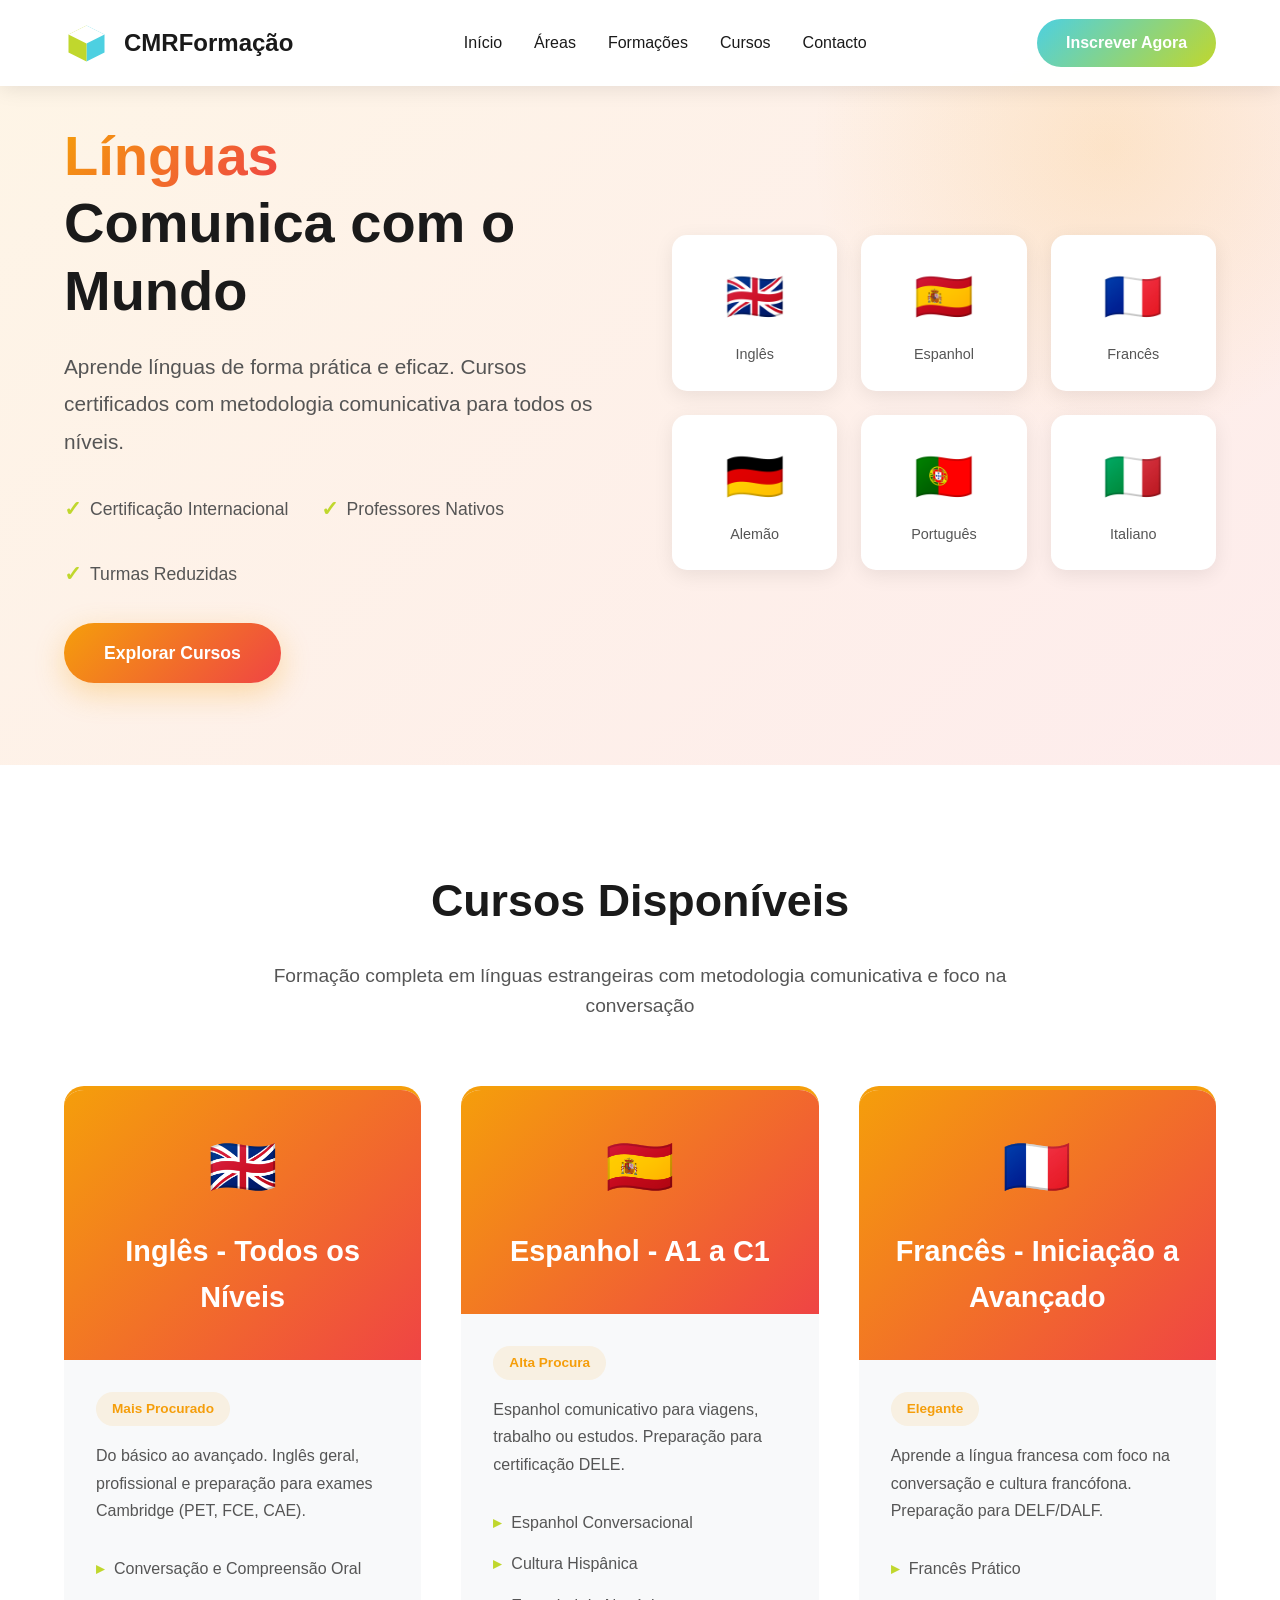
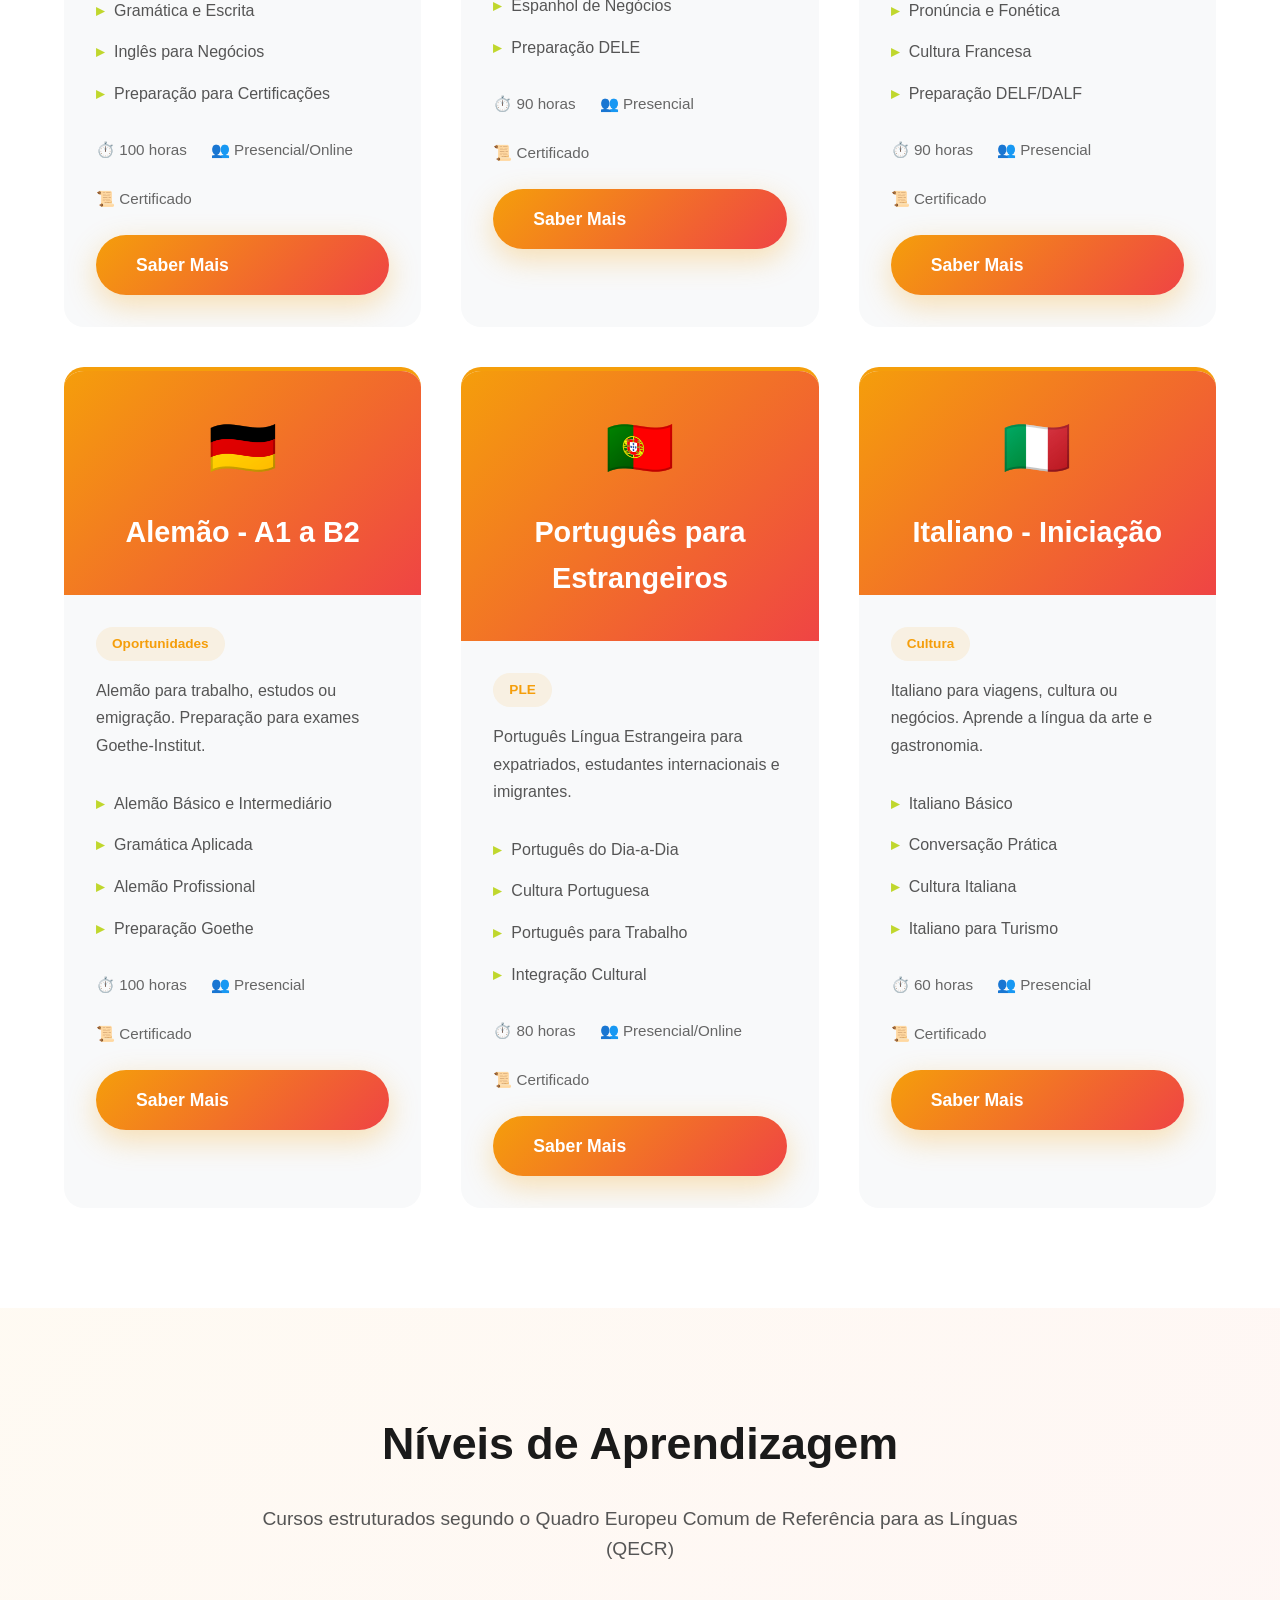
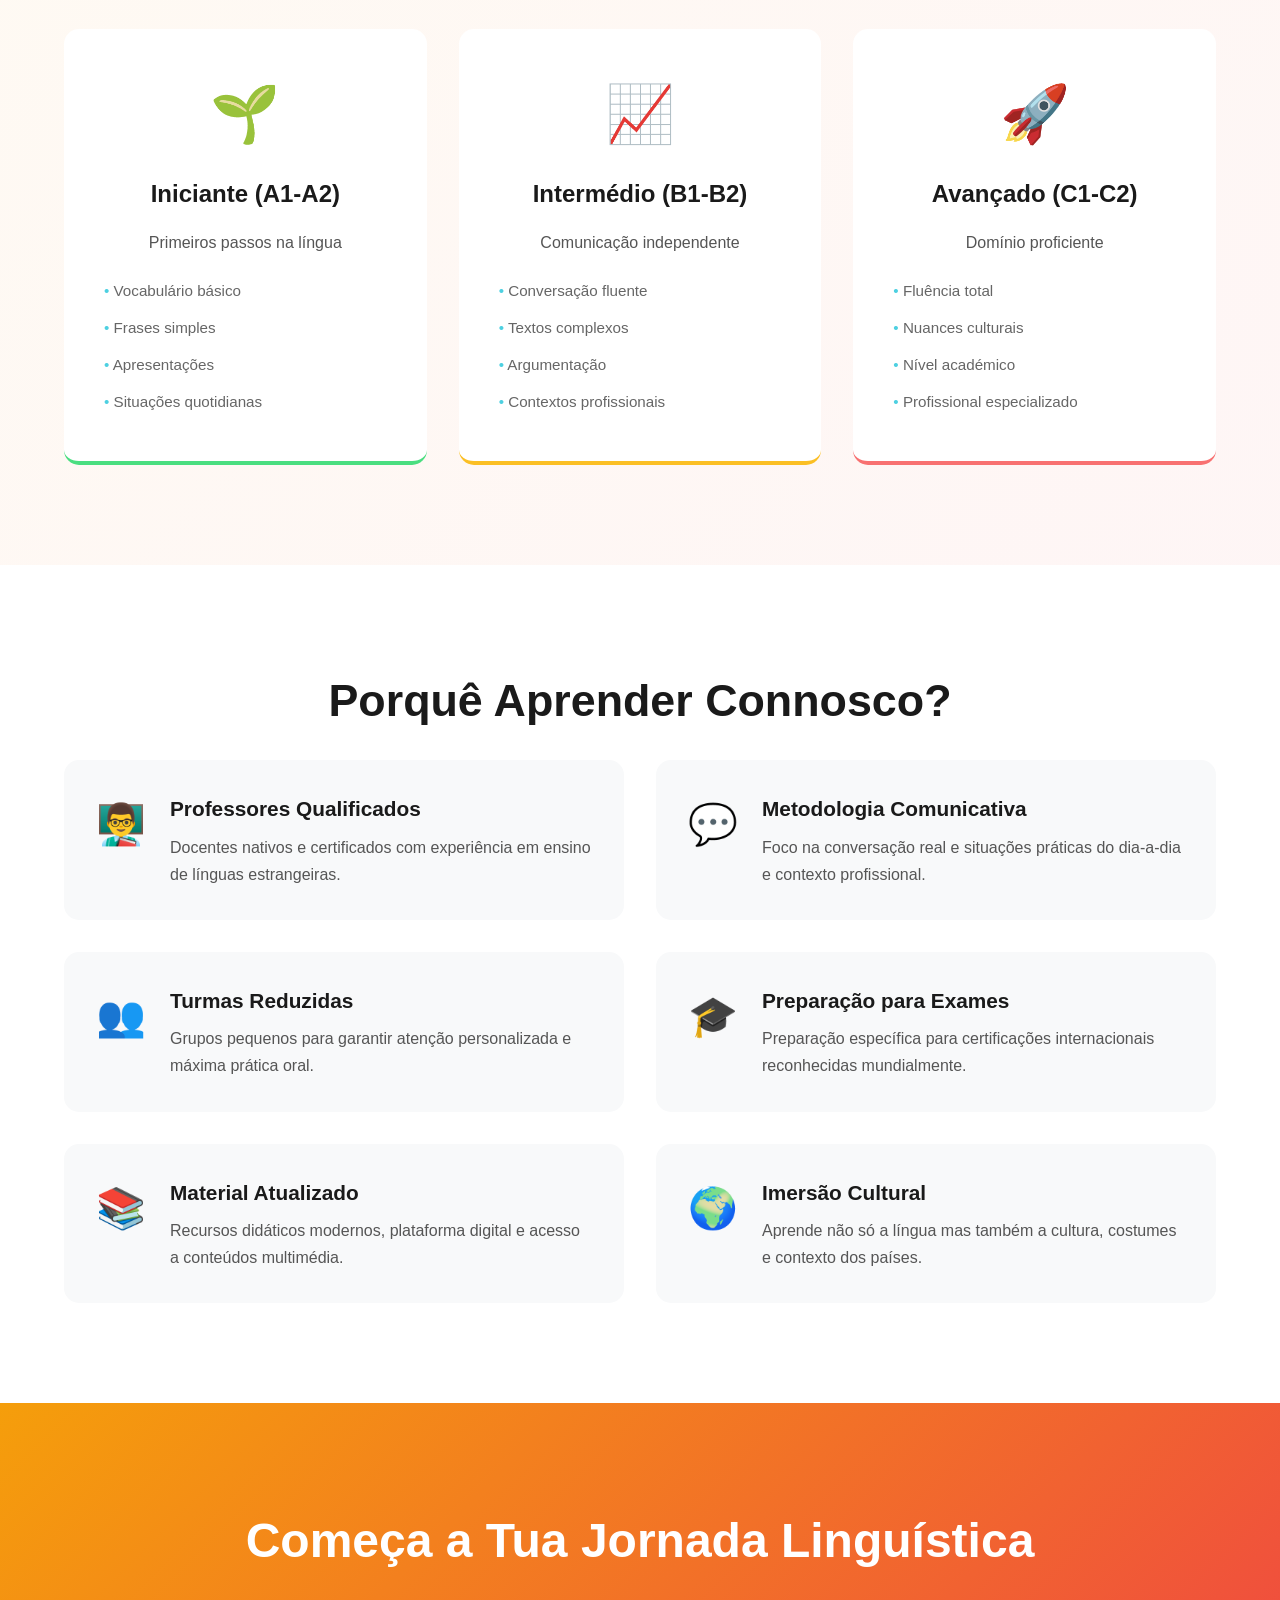
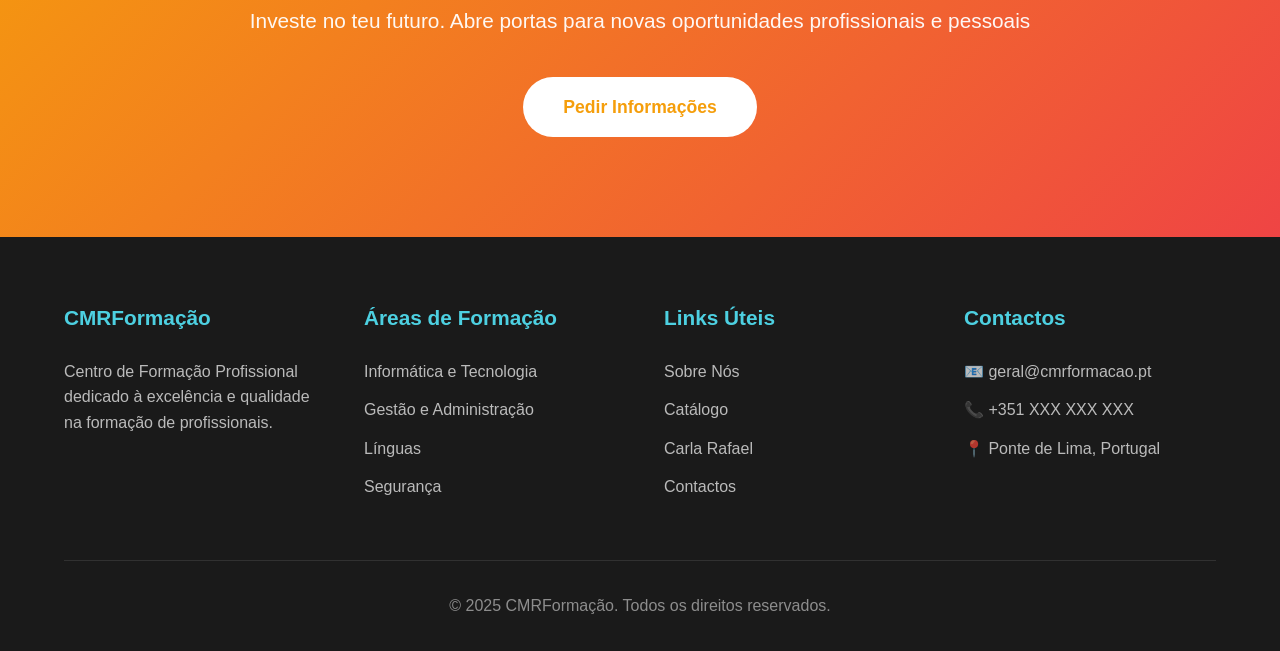
<file: linguas.html>
<!DOCTYPE html>
<html lang="pt">
<head>
    <meta charset="UTF-8">
    <meta name="viewport" content="width=device-width, initial-scale=1.0">
    <title>Línguas | CMRFormação - Cursos Certificados</title>
    <style>
        * {
            margin: 0;
            padding: 0;
            box-sizing: border-box;
        }

        :root {
            --turquoise: #4DD0E1;
            --lime: #C0D72D;
            --dark: #1a1a1a;
            --light: #f8f9fa;
            --lang-orange: #f59e0b;
            --lang-red: #ef4444;
        }

        body {
            font-family: 'Segoe UI', Tahoma, Geneva, Verdana, sans-serif;
            line-height: 1.6;
            color: var(--dark);
            overflow-x: hidden;
        }

        header {
            position: fixed;
            width: 100%;
            background: rgba(255, 255, 255, 0.98);
            backdrop-filter: blur(10px);
            box-shadow: 0 2px 20px rgba(0,0,0,0.1);
            z-index: 1000;
            transition: all 0.3s ease;
        }

        nav {
            display: flex;
            justify-content: space-between;
            align-items: center;
            padding: 1.2rem 5%;
            max-width: 1400px;
            margin: 0 auto;
        }

        .logo {
            display: flex;
            align-items: center;
            gap: 15px;
            font-size: 1.5rem;
            font-weight: 700;
            color: var(--dark);
            text-decoration: none;
        }

        .logo-icon {
            width: 45px;
            height: 45px;
        }

        .nav-links {
            display: flex;
            gap: 2rem;
            list-style: none;
        }

        .nav-links a {
            text-decoration: none;
            color: var(--dark);
            font-weight: 500;
            transition: color 0.3s;
        }

        .nav-links a:hover {
            color: var(--turquoise);
        }

        .nav-cta {
            padding: 0.7rem 1.8rem;
            background: linear-gradient(135deg, var(--turquoise), var(--lime));
            color: white;
            border-radius: 50px;
            font-weight: 600;
            text-decoration: none;
            transition: all 0.3s;
        }

        .nav-cta:hover {
            transform: translateY(-2px);
            box-shadow: 0 10px 25px rgba(77, 208, 225, 0.3);
        }

        .hero {
            min-height: 85vh;
            display: flex;
            align-items: center;
            background: linear-gradient(135deg, rgba(245, 158, 11, 0.1) 0%, rgba(239, 68, 68, 0.1) 100%);
            padding: 120px 5% 80px;
            position: relative;
            overflow: hidden;
        }

        .hero::before {
            content: '';
            position: absolute;
            top: -20%;
            right: -10%;
            width: 600px;
            height: 600px;
            background: radial-gradient(circle, rgba(245, 158, 11, 0.15) 0%, transparent 70%);
            border-radius: 50%;
            animation: float 20s infinite ease-in-out;
        }

        @keyframes float {
            0%, 100% { transform: translate(0, 0); }
            50% { transform: translate(-30px, 30px); }
        }

        .hero-content {
            max-width: 1400px;
            margin: 0 auto;
            display: grid;
            grid-template-columns: 1fr 1fr;
            gap: 4rem;
            align-items: center;
            position: relative;
            z-index: 1;
        }

        .hero-text h1 {
            font-size: 3.5rem;
            line-height: 1.2;
            margin-bottom: 1.5rem;
            color: var(--dark);
        }

        .hero-text .highlight {
            background: linear-gradient(135deg, var(--lang-orange), var(--lang-red));
            -webkit-background-clip: text;
            -webkit-text-fill-color: transparent;
            background-clip: text;
        }

        .hero-text p {
            font-size: 1.3rem;
            color: #555;
            margin-bottom: 2rem;
            line-height: 1.8;
        }

        .hero-features {
            display: flex;
            gap: 2rem;
            flex-wrap: wrap;
            margin-bottom: 2rem;
        }

        .hero-feature {
            display: flex;
            align-items: center;
            gap: 0.5rem;
            font-size: 1.1rem;
            color: #555;
        }

        .hero-feature::before {
            content: '✓';
            color: var(--lime);
            font-weight: bold;
            font-size: 1.3rem;
        }

        .hero-icons {
            display: grid;
            grid-template-columns: repeat(3, 1fr);
            gap: 1.5rem;
        }

        .lang-icon-box {
            background: white;
            padding: 1.5rem;
            border-radius: 15px;
            text-align: center;
            box-shadow: 0 5px 20px rgba(0,0,0,0.08);
            transition: all 0.3s;
        }

        .lang-icon-box:hover {
            transform: translateY(-10px);
            box-shadow: 0 15px 40px rgba(245, 158, 11, 0.2);
        }

        .lang-icon-box span {
            font-size: 3rem;
            display: block;
            margin-bottom: 0.5rem;
        }

        .lang-icon-box p {
            font-size: 0.9rem;
            color: #555;
            margin: 0;
        }

        .btn {
            padding: 1rem 2.5rem;
            border: none;
            border-radius: 50px;
            font-size: 1.1rem;
            font-weight: 600;
            cursor: pointer;
            transition: all 0.3s ease;
            text-decoration: none;
            display: inline-block;
        }

        .btn-primary {
            background: linear-gradient(135deg, var(--lang-orange), var(--lang-red));
            color: white;
            box-shadow: 0 10px 30px rgba(245, 158, 11, 0.3);
        }

        .btn-primary:hover {
            transform: translateY(-3px);
            box-shadow: 0 15px 40px rgba(245, 158, 11, 0.4);
        }

        .section-title {
            text-align: center;
            font-size: 2.8rem;
            margin-bottom: 1.5rem;
            color: var(--dark);
        }

        .section-subtitle {
            text-align: center;
            font-size: 1.2rem;
            color: #555;
            max-width: 800px;
            margin: 0 auto 4rem;
        }

        .cursos-section {
            padding: 100px 5%;
            background: white;
        }

        .cursos-grid {
            max-width: 1400px;
            margin: 0 auto;
            display: grid;
            grid-template-columns: repeat(auto-fit, minmax(350px, 1fr));
            gap: 2.5rem;
        }

        .curso-card {
            background: var(--light);
            border-radius: 20px;
            overflow: hidden;
            transition: all 0.3s;
            border-top: 4px solid var(--lang-orange);
        }

        .curso-card:hover {
            transform: translateY(-10px);
            box-shadow: 0 20px 50px rgba(0,0,0,0.1);
        }

        .curso-header {
            background: linear-gradient(135deg, var(--lang-orange), var(--lang-red));
            padding: 2rem;
            color: white;
            text-align: center;
        }

        .curso-header span {
            font-size: 3.5rem;
            display: block;
            margin-bottom: 1rem;
        }

        .curso-header h3 {
            font-size: 1.8rem;
            margin-bottom: 0.5rem;
        }

        .curso-body {
            padding: 2rem;
        }

        .curso-tag {
            display: inline-block;
            padding: 0.4rem 1rem;
            background: rgba(245, 158, 11, 0.1);
            color: var(--lang-orange);
            border-radius: 20px;
            font-size: 0.85rem;
            font-weight: 600;
            margin-bottom: 1rem;
        }

        .curso-description {
            color: #555;
            line-height: 1.7;
            margin-bottom: 1.5rem;
        }

        .curso-topics {
            list-style: none;
            margin-bottom: 1.5rem;
        }

        .curso-topics li {
            padding: 0.5rem 0;
            color: #555;
            display: flex;
            align-items: center;
            gap: 10px;
        }

        .curso-topics li::before {
            content: '▸';
            color: var(--lime);
            font-weight: bold;
        }

        .curso-info {
            display: flex;
            gap: 1.5rem;
            margin: 1.5rem 0;
            font-size: 0.95rem;
            color: #666;
            flex-wrap: wrap;
        }

        .curso-info span {
            display: flex;
            align-items: center;
            gap: 0.5rem;
        }

        .niveis-section {
            padding: 100px 5%;
            background: linear-gradient(135deg, rgba(245, 158, 11, 0.05) 0%, rgba(239, 68, 68, 0.05) 100%);
        }

        .niveis-grid {
            max-width: 1200px;
            margin: 0 auto;
            display: grid;
            grid-template-columns: repeat(3, 1fr);
            gap: 2rem;
        }

        .nivel-card {
            background: white;
            padding: 2.5rem;
            border-radius: 15px;
            text-align: center;
            transition: all 0.3s;
            border-bottom: 4px solid transparent;
        }

        .nivel-card:nth-child(1) {
            border-bottom-color: #4ade80;
        }

        .nivel-card:nth-child(2) {
            border-bottom-color: #fbbf24;
        }

        .nivel-card:nth-child(3) {
            border-bottom-color: #f87171;
        }

        .nivel-card:hover {
            transform: translateY(-10px);
            box-shadow: 0 15px 40px rgba(0,0,0,0.1);
        }

        .nivel-icon {
            font-size: 3.5rem;
            margin-bottom: 1rem;
        }

        .nivel-card h3 {
            font-size: 1.5rem;
            margin-bottom: 1rem;
            color: var(--dark);
        }

        .nivel-card p {
            color: #555;
            line-height: 1.7;
            margin-bottom: 1rem;
        }

        .nivel-card ul {
            list-style: none;
            text-align: left;
        }

        .nivel-card li {
            padding: 0.4rem 0;
            color: #666;
            font-size: 0.95rem;
        }

        .nivel-card li::before {
            content: '• ';
            color: var(--turquoise);
        }

        .vantagens-section {
            padding: 100px 5%;
            background: white;
        }

        .vantagens-grid {
            max-width: 1200px;
            margin: 0 auto;
            display: grid;
            grid-template-columns: repeat(2, 1fr);
            gap: 2rem;
        }

        .vantagem-card {
            display: flex;
            gap: 1.5rem;
            padding: 2rem;
            background: var(--light);
            border-radius: 15px;
            transition: all 0.3s;
        }

        .vantagem-card:hover {
            transform: translateX(10px);
            box-shadow: 0 10px 30px rgba(0,0,0,0.08);
        }

        .vantagem-icon {
            font-size: 2.5rem;
            flex-shrink: 0;
        }

        .vantagem-content h3 {
            font-size: 1.3rem;
            margin-bottom: 0.5rem;
            color: var(--dark);
        }

        .vantagem-content p {
            color: #555;
            line-height: 1.7;
        }

        .cta-section {
            padding: 100px 5%;
            background: linear-gradient(135deg, var(--lang-orange), var(--lang-red));
            text-align: center;
            color: white;
        }

        .cta-section h2 {
            font-size: 3rem;
            margin-bottom: 1.5rem;
        }

        .cta-section p {
            font-size: 1.3rem;
            margin-bottom: 2.5rem;
            opacity: 0.95;
        }

        .btn-white {
            background: white;
            color: var(--lang-orange);
        }

        .btn-white:hover {
            background: var(--dark);
            color: white;
        }

        footer {
            background: var(--dark);
            color: white;
            padding: 4rem 5% 2rem;
        }

        .footer-content {
            max-width: 1400px;
            margin: 0 auto;
            display: grid;
            grid-template-columns: repeat(auto-fit, minmax(250px, 1fr));
            gap: 3rem;
            margin-bottom: 3rem;
        }

        .footer-section h3 {
            margin-bottom: 1.5rem;
            color: var(--turquoise);
            font-size: 1.3rem;
        }

        .footer-section p, .footer-section a {
            color: rgba(255,255,255,0.7);
            text-decoration: none;
            display: block;
            margin: 0.8rem 0;
            transition: color 0.3s;
        }

        .footer-section a:hover {
            color: var(--lime);
        }

        .footer-bottom {
            text-align: center;
            padding-top: 2rem;
            border-top: 1px solid rgba(255,255,255,0.1);
            color: rgba(255,255,255,0.5);
        }

        @media (max-width: 768px) {
            .hero-content {
                grid-template-columns: 1fr;
            }

            .hero-text h1 {
                font-size: 2.5rem;
            }

            .nav-links {
                display: none;
            }

            .niveis-grid {
                grid-template-columns: 1fr;
            }

            .vantagens-grid {
                grid-template-columns: 1fr;
            }

            .section-title {
                font-size: 2rem;
            }
        }
    </style>
</head>
<body>
    <header>
        <nav>
            <a href="index.html" class="logo">
                <svg class="logo-icon" viewBox="0 0 100 100" xmlns="http://www.w3.org/2000/svg">
                    <polygon points="50,10 90,30 90,70 50,90" fill="#4DD0E1"/>
                    <polygon points="50,10 10,30 10,70 50,90" fill="#C0D72D"/>
                    <polygon points="50,10 90,30 50,50 10,30" fill="#ffffff"/>
                </svg>
                <span>CMRFormação</span>
            </a>
            <ul class="nav-links">
                <li><a href="index.html">Início</a></li>
                <li><a href="index.html#areas">Áreas</a></li>
                <li><a href="index.html#formacoes">Formações</a></li>
                <li><a href="#cursos">Cursos</a></li>
                <li><a href="#contacto">Contacto</a></li>
            </ul>
            <a href="#contacto" class="nav-cta">Inscrever Agora</a>
        </nav>
    </header>

    <section class="hero">
        <div class="hero-content">
            <div class="hero-text">
                <h1>
                    <span class="highlight">Línguas</span><br>
                    Comunica com o Mundo
                </h1>
                <p>
                    Aprende línguas de forma prática e eficaz. Cursos certificados com metodologia comunicativa para todos os níveis.
                </p>
                <div class="hero-features">
                    <div class="hero-feature">Certificação Internacional</div>
                    <div class="hero-feature">Professores Nativos</div>
                    <div class="hero-feature">Turmas Reduzidas</div>
                </div>
                <a href="#cursos" class="btn btn-primary">Explorar Cursos</a>
            </div>
            <div class="hero-icons">
                <div class="lang-icon-box">
                    <span>🇬🇧</span>
                    <p>Inglês</p>
                </div>
                <div class="lang-icon-box">
                    <span>🇪🇸</span>
                    <p>Espanhol</p>
                </div>
                <div class="lang-icon-box">
                    <span>🇫🇷</span>
                    <p>Francês</p>
                </div>
                <div class="lang-icon-box">
                    <span>🇩🇪</span>
                    <p>Alemão</p>
                </div>
                <div class="lang-icon-box">
                    <span>🇵🇹</span>
                    <p>Português</p>
                </div>
                <div class="lang-icon-box">
                    <span>🇮🇹</span>
                    <p>Italiano</p>
                </div>
            </div>
        </div>
    </section>

    <section class="cursos-section" id="cursos">
        <h2 class="section-title">Cursos Disponíveis</h2>
        <p class="section-subtitle">
            Formação completa em línguas estrangeiras com metodologia comunicativa e foco na conversação
        </p>
        <div class="cursos-grid">
            <div class="curso-card">
                <div class="curso-header">
                    <span>🇬🇧</span>
                    <h3>Inglês - Todos os Níveis</h3>
                </div>
                <div class="curso-body">
                    <span class="curso-tag">Mais Procurado</span>
                    <p class="curso-description">
                        Do básico ao avançado. Inglês geral, profissional e preparação para exames Cambridge (PET, FCE, CAE).
                    </p>
                    <ul class="curso-topics">
                        <li>Conversação e Compreensão Oral</li>
                        <li>Gramática e Escrita</li>
                        <li>Inglês para Negócios</li>
                        <li>Preparação para Certificações</li>
                    </ul>
                    <div class="curso-info">
                        <span>⏱️ 100 horas</span>
                        <span>👥 Presencial/Online</span>
                        <span>📜 Certificado</span>
                    </div>
                    <a href="#contacto" class="btn btn-primary" style="width: 100%;">Saber Mais</a>
                </div>
            </div>

            <div class="curso-card">
                <div class="curso-header">
                    <span>🇪🇸</span>
                    <h3>Espanhol - A1 a C1</h3>
                </div>
                <div class="curso-body">
                    <span class="curso-tag">Alta Procura</span>
                    <p class="curso-description">
                        Espanhol comunicativo para viagens, trabalho ou estudos. Preparação para certificação DELE.
                    </p>
                    <ul class="curso-topics">
                        <li>Espanhol Conversacional</li>
                        <li>Cultura Hispânica</li>
                        <li>Espanhol de Negócios</li>
                        <li>Preparação DELE</li>
                    </ul>
                    <div class="curso-info">
                        <span>⏱️ 90 horas</span>
                        <span>👥 Presencial</span>
                        <span>📜 Certificado</span>
                    </div>
                    <a href="#contacto" class="btn btn-primary" style="width: 100%;">Saber Mais</a>
                </div>
            </div>

            <div class="curso-card">
                <div class="curso-header">
                    <span>🇫🇷</span>
                    <h3>Francês - Iniciação a Avançado</h3>
                </div>
                <div class="curso-body">
                    <span class="curso-tag">Elegante</span>
                    <p class="curso-description">
                        Aprende a língua francesa com foco na conversação e cultura francófona. Preparação para DELF/DALF.
                    </p>
                    <ul class="curso-topics">
                        <li>Francês Prático</li>
                        <li>Pronúncia e Fonética</li>
                        <li>Cultura Francesa</li>
                        <li>Preparação DELF/DALF</li>
                    </ul>
                    <div class="curso-info">
                        <span>⏱️ 90 horas</span>
                        <span>👥 Presencial</span>
                        <span>📜 Certificado</span>
                    </div>
                    <a href="#contacto" class="btn btn-primary" style="width: 100%;">Saber Mais</a>
                </div>
            </div>

            <div class="curso-card">
                <div class="curso-header">
                    <span>🇩🇪</span>
                    <h3>Alemão - A1 a B2</h3>
                </div>
                <div class="curso-body">
                    <span class="curso-tag">Oportunidades</span>
                    <p class="curso-description">
                        Alemão para trabalho, estudos ou emigração. Preparação para exames Goethe-Institut.
                    </p>
                    <ul class="curso-topics">
                        <li>Alemão Básico e Intermediário</li>
                        <li>Gramática Aplicada</li>
                        <li>Alemão Profissional</li>
                        <li>Preparação Goethe</li>
                    </ul>
                    <div class="curso-info">
                        <span>⏱️ 100 horas</span>
                        <span>👥 Presencial</span>
                        <span>📜 Certificado</span>
                    </div>
                    <a href="#contacto" class="btn btn-primary" style="width: 100%;">Saber Mais</a>
                </div>
            </div>

            <div class="curso-card">
                <div class="curso-header">
                    <span>🇵🇹</span>
                    <h3>Português para Estrangeiros</h3>
                </div>
                <div class="curso-body">
                    <span class="curso-tag">PLE</span>
                    <p class="curso-description">
                        Português Língua Estrangeira para expatriados, estudantes internacionais e imigrantes.
                    </p>
                    <ul class="curso-topics">
                        <li>Português do Dia-a-Dia</li>
                        <li>Cultura Portuguesa</li>
                        <li>Português para Trabalho</li>
                        <li>Integração Cultural</li>
                    </ul>
                    <div class="curso-info">
                        <span>⏱️ 80 horas</span>
                        <span>👥 Presencial/Online</span>
                        <span>📜 Certificado</span>
                    </div>
                    <a href="#contacto" class="btn btn-primary" style="width: 100%;">Saber Mais</a>
                </div>
            </div>

            <div class="curso-card">
                <div class="curso-header">
                    <span>🇮🇹</span>
                    <h3>Italiano - Iniciação</h3>
                </div>
                <div class="curso-body">
                    <span class="curso-tag">Cultura</span>
                    <p class="curso-description">
                        Italiano para viagens, cultura ou negócios. Aprende a língua da arte e gastronomia.
                    </p>
                    <ul class="curso-topics">
                        <li>Italiano Básico</li>
                        <li>Conversação Prática</li>
                        <li>Cultura Italiana</li>
                        <li>Italiano para Turismo</li>
                    </ul>
                    <div class="curso-info">
                        <span>⏱️ 60 horas</span>
                        <span>👥 Presencial</span>
                        <span>📜 Certificado</span>
                    </div>
                    <a href="#contacto" class="btn btn-primary" style="width: 100%;">Saber Mais</a>
                </div>
            </div>
        </div>
    </section>

    <section class="niveis-section">
        <h2 class="section-title">Níveis de Aprendizagem</h2>
        <p class="section-subtitle">
            Cursos estruturados segundo o Quadro Europeu Comum de Referência para as Línguas (QECR)
        </p>
        <div class="niveis-grid">
            <div class="nivel-card">
                <div class="nivel-icon">🌱</div>
                <h3>Iniciante (A1-A2)</h3>
                <p>Primeiros passos na língua</p>
                <ul>
                    <li>Vocabulário básico</li>
                    <li>Frases simples</li>
                    <li>Apresentações</li>
                    <li>Situações quotidianas</li>
                </ul>
            </div>

            <div class="nivel-card">
                <div class="nivel-icon">📈</div>
                <h3>Intermédio (B1-B2)</h3>
                <p>Comunicação independente</p>
                <ul>
                    <li>Conversação fluente</li>
                    <li>Textos complexos</li>
                    <li>Argumentação</li>
                    <li>Contextos profissionais</li>
                </ul>
            </div>

            <div class="nivel-card">
                <div class="nivel-icon">🚀</div>
                <h3>Avançado (C1-C2)</h3>
                <p>Domínio proficiente</p>
                <ul>
                    <li>Fluência total</li>
                    <li>Nuances culturais</li>
                    <li>Nível académico</li>
                    <li>Profissional especializado</li>
                </ul>
            </div>
        </div>
    </section>

    <section class="vantagens-section">
        <h2 class="section-title">Porquê Aprender Connosco?</h2>
        <div class="vantagens-grid">
            <div class="vantagem-card">
                <div class="vantagem-icon">👨‍🏫</div>
                <div class="vantagem-content">
                    <h3>Professores Qualificados</h3>
                    <p>Docentes nativos e certificados com experiência em ensino de línguas estrangeiras.</p>
                </div>
            </div>

            <div class="vantagem-card">
                <div class="vantagem-icon">💬</div>
                <div class="vantagem-content">
                    <h3>Metodologia Comunicativa</h3>
                    <p>Foco na conversação real e situações práticas do dia-a-dia e contexto profissional.</p>
                </div>
            </div>

            <div class="vantagem-card">
                <div class="vantagem-icon">👥</div>
                <div class="vantagem-content">
                    <h3>Turmas Reduzidas</h3>
                    <p>Grupos pequenos para garantir atenção personalizada e máxima prática oral.</p>
                </div>
            </div>

            <div class="vantagem-card">
                <div class="vantagem-icon">🎓</div>
                <div class="vantagem-content">
                    <h3>Preparação para Exames</h3>
                    <p>Preparação específica para certificações internacionais reconhecidas mundialmente.</p>
                </div>
            </div>

            <div class="vantagem-card">
                <div class="vantagem-icon">📚</div>
                <div class="vantagem-content">
                    <h3>Material Atualizado</h3>
                    <p>Recursos didáticos modernos, plataforma digital e acesso a conteúdos multimédia.</p>
                </div>
            </div>

            <div class="vantagem-card">
                <div class="vantagem-icon">🌍</div>
                <div class="vantagem-content">
                    <h3>Imersão Cultural</h3>
                    <p>Aprende não só a língua mas também a cultura, costumes e contexto dos países.</p>
                </div>
            </div>
        </div>
    </section>

    <section class="cta-section" id="contacto">
        <h2>Começa a Tua Jornada Linguística</h2>
        <p>Investe no teu futuro. Abre portas para novas oportunidades profissionais e pessoais</p>
        <a href="mailto:geral@cmrformacao.pt" class="btn btn-white">Pedir Informações</a>
    </section>

    <footer>
        <div class="footer-content">
            <div class="footer-section">
                <h3>CMRFormação</h3>
                <p>Centro de Formação Profissional dedicado à excelência e qualidade na formação de profissionais.</p>
            </div>
            <div class="footer-section">
                <h3>Áreas de Formação</h3>
                <a href="informatica-tecnologia.html">Informática e Tecnologia</a>
                <a href="gestao-administracao.html">Gestão e Administração</a>
                <a href="linguas.html">Línguas</a>
                <a href="seguranca-higiene.html">Segurança</a>
            </div>
            <div class="footer-section">
                <h3>Links Úteis</h3>
                <a href="index.html#sobre">Sobre Nós</a>
                <a href="index.html#formacoes">Catálogo</a>
                <a href="Landing page carla rafael.html">Carla Rafael</a>
                <a href="#contacto">Contactos</a>
            </div>
            <div class="footer-section">
                <h3>Contactos</h3>
                <p>📧 geral@cmrformacao.pt</p>
                <p>📞 +351 XXX XXX XXX</p>
                <p>📍 Ponte de Lima, Portugal</p>
            </div>
        </div>
        <div class="footer-bottom">
            <p>&copy; 2025 CMRFormação. Todos os direitos reservados.</p>
        </div>
    </footer>

    <script>
        // Smooth scroll
        document.querySelectorAll('a[href^="#"]').forEach(anchor => {
            anchor.addEventListener('click', function (e) {
                e.preventDefault();
                const target = document.querySelector(this.getAttribute('href'));
                if (target) {
                    target.scrollIntoView({ behavior: 'smooth', block: 'start' });
                }
            });
        });

        // Header scroll effect
        window.addEventListener('scroll', () => {
            const header = document.querySelector('header');
            if (window.scrollY > 100) {
                header.style.boxShadow = '0 5px 30px rgba(0,0,0,0.15)';
            } else {
                header.style.boxShadow = '0 2px 20px rgba(0,0,0,0.1)';
            }
        });
    </script>
</body>
</html>
</file>
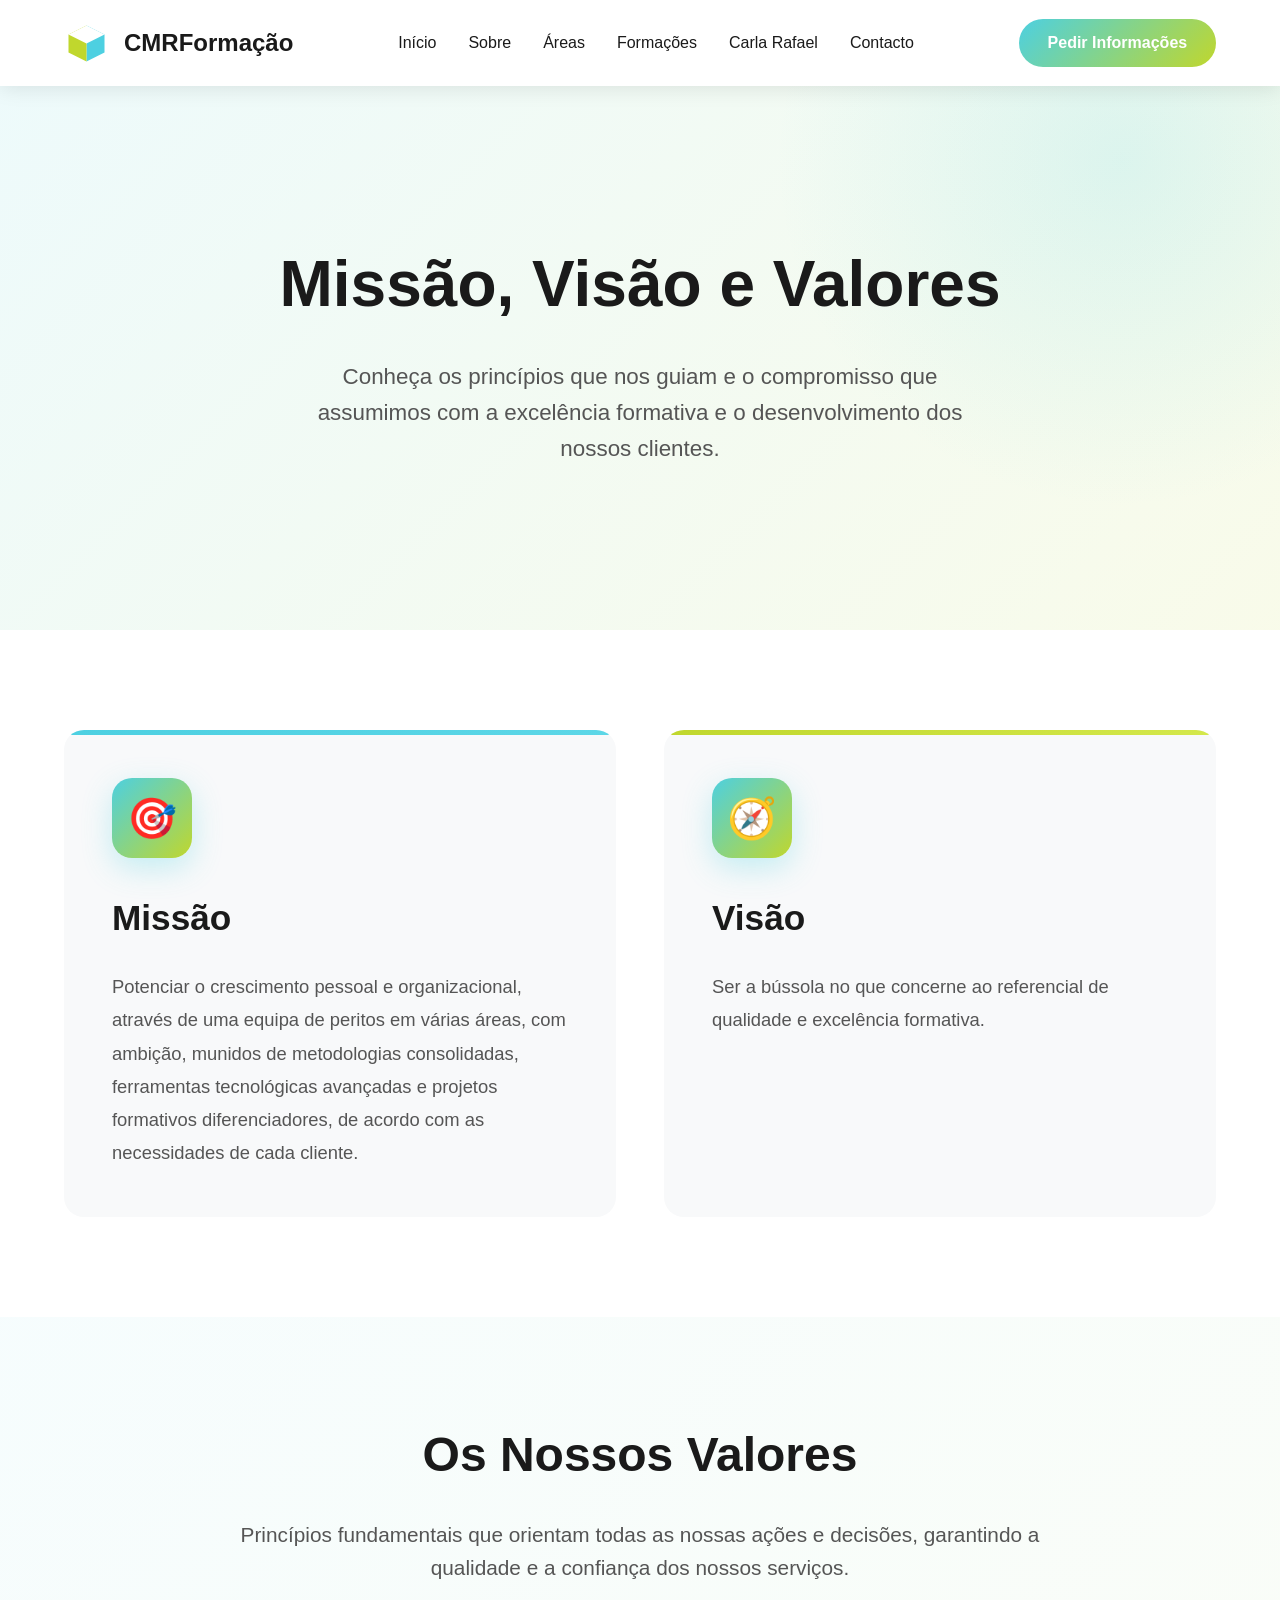
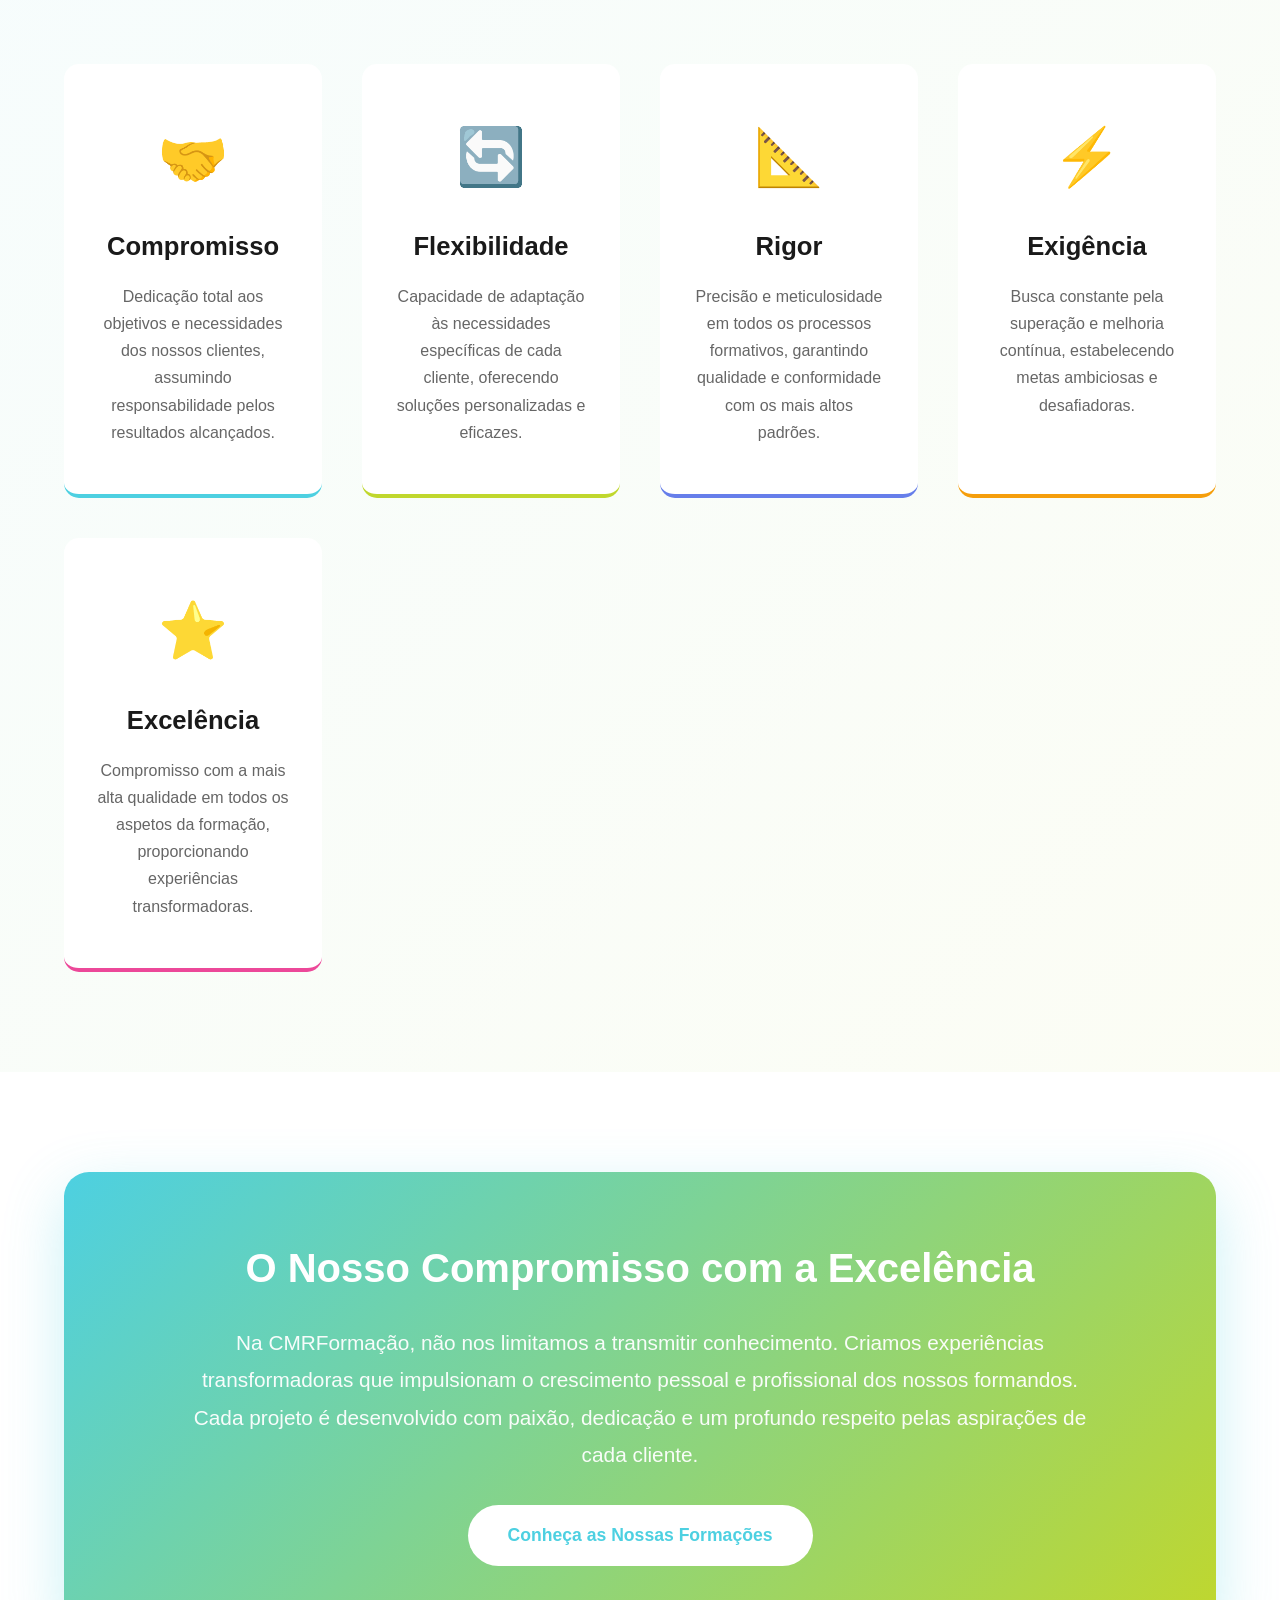
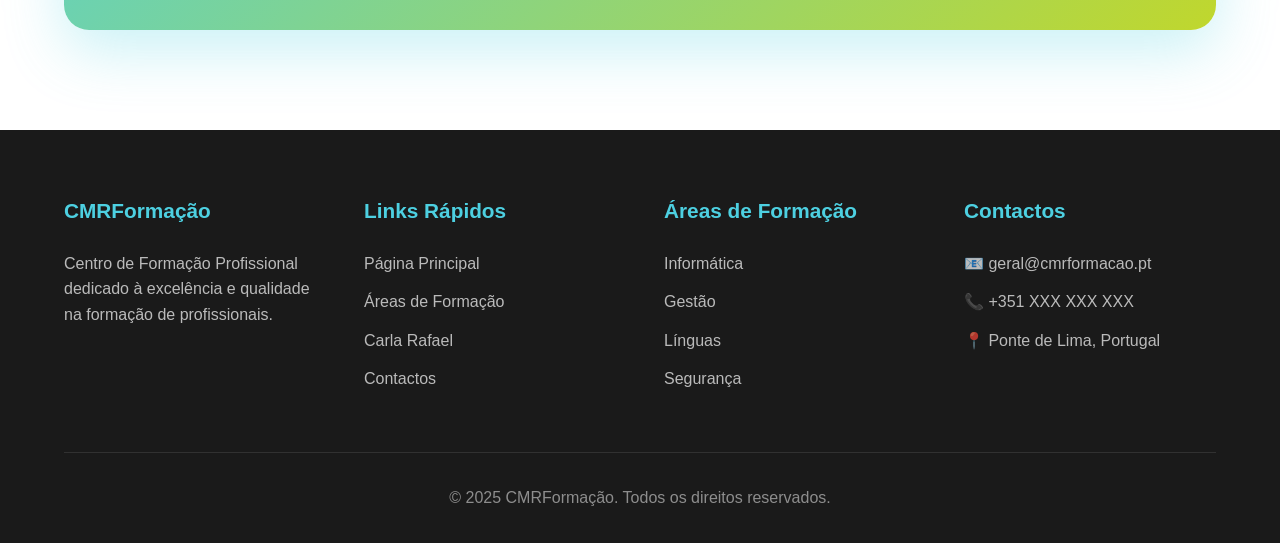
<file: missao-visao-valores.html>
<!DOCTYPE html>
<html lang="pt">
<head>
    <meta charset="UTF-8">
    <meta name="viewport" content="width=device-width, initial-scale=1.0">
    <title>Missão, Visão e Valores | CMRFormação</title>
    <style>
        * {
            margin: 0;
            padding: 0;
            box-sizing: border-box;
        }

        :root {
            --turquoise: #4DD0E1;
            --lime: #C0D72D;
            --dark: #1a1a1a;
            --light: #f8f9fa;
        }

        body {
            font-family: 'Segoe UI', Tahoma, Geneva, Verdana, sans-serif;
            line-height: 1.6;
            color: var(--dark);
            overflow-x: hidden;
        }

        header {
            position: fixed;
            width: 100%;
            background: rgba(255, 255, 255, 0.98);
            backdrop-filter: blur(10px);
            box-shadow: 0 2px 20px rgba(0,0,0,0.1);
            z-index: 1000;
            transition: all 0.3s ease;
        }

        nav {
            display: flex;
            justify-content: space-between;
            align-items: center;
            padding: 1.2rem 5%;
            max-width: 1400px;
            margin: 0 auto;
        }

        .logo {
            display: flex;
            align-items: center;
            gap: 15px;
            font-size: 1.5rem;
            font-weight: 700;
            color: var(--dark);
            text-decoration: none;
        }

        .logo-icon {
            width: 45px;
            height: 45px;
        }

        .nav-links {
            display: flex;
            gap: 2rem;
            list-style: none;
        }

        .nav-links a {
            text-decoration: none;
            color: var(--dark);
            font-weight: 500;
            transition: color 0.3s;
        }

        .nav-links a:hover {
            color: var(--turquoise);
        }

        .nav-cta {
            padding: 0.7rem 1.8rem;
            background: linear-gradient(135deg, var(--turquoise), var(--lime));
            color: white;
            border-radius: 50px;
            font-weight: 600;
            text-decoration: none;
            transition: all 0.3s;
        }

        .nav-cta:hover {
            transform: translateY(-2px);
            box-shadow: 0 10px 25px rgba(77, 208, 225, 0.3);
        }

        .hero {
            min-height: 70vh;
            display: flex;
            align-items: center;
            justify-content: center;
            background: linear-gradient(135deg, rgba(77, 208, 225, 0.1) 0%, rgba(192, 215, 45, 0.1) 100%);
            padding: 150px 5% 80px;
            text-align: center;
            position: relative;
            overflow: hidden;
        }

        .hero::before {
            content: '';
            position: absolute;
            top: -30%;
            right: -15%;
            width: 700px;
            height: 700px;
            background: radial-gradient(circle, rgba(77, 208, 225, 0.15) 0%, transparent 70%);
            border-radius: 50%;
            animation: float 25s infinite ease-in-out;
        }

        @keyframes float {
            0%, 100% { transform: translate(0, 0); }
            50% { transform: translate(-40px, 40px); }
        }

        .hero-content {
            max-width: 900px;
            position: relative;
            z-index: 1;
        }

        .hero h1 {
            font-size: 4rem;
            margin-bottom: 1.5rem;
            color: var(--dark);
        }

        .hero p {
            font-size: 1.4rem;
            color: #555;
            max-width: 700px;
            margin: 0 auto;
        }

        .mvv-section {
            padding: 100px 5%;
            background: white;
        }

        .mvv-container {
            max-width: 1400px;
            margin: 0 auto;
            display: grid;
            grid-template-columns: repeat(auto-fit, minmax(400px, 1fr));
            gap: 3rem;
        }

        .mvv-card {
            background: var(--light);
            padding: 3rem;
            border-radius: 20px;
            transition: all 0.3s;
            position: relative;
            overflow: hidden;
        }

        .mvv-card::before {
            content: '';
            position: absolute;
            top: 0;
            left: 0;
            width: 100%;
            height: 5px;
            background: linear-gradient(90deg, var(--turquoise), var(--lime));
        }

        .mvv-card:hover {
            transform: translateY(-10px);
            box-shadow: 0 20px 60px rgba(0,0,0,0.1);
        }

        .mvv-card.missao::before {
            background: linear-gradient(90deg, var(--turquoise), #5dd7e7);
        }

        .mvv-card.visao::before {
            background: linear-gradient(90deg, var(--lime), #d4e84b);
        }

        .mvv-icon {
            width: 80px;
            height: 80px;
            background: linear-gradient(135deg, var(--turquoise), var(--lime));
            border-radius: 20px;
            display: flex;
            align-items: center;
            justify-content: center;
            font-size: 2.5rem;
            margin-bottom: 2rem;
            box-shadow: 0 10px 30px rgba(77, 208, 225, 0.3);
        }

        .mvv-card h2 {
            font-size: 2.2rem;
            margin-bottom: 1.5rem;
            color: var(--dark);
        }

        .mvv-card p {
            font-size: 1.15rem;
            line-height: 1.8;
            color: #555;
        }

        .valores-section {
            padding: 100px 5%;
            background: linear-gradient(135deg, rgba(77, 208, 225, 0.05) 0%, rgba(192, 215, 45, 0.05) 100%);
        }

        .section-title {
            text-align: center;
            font-size: 3rem;
            margin-bottom: 1.5rem;
            color: var(--dark);
        }

        .section-subtitle {
            text-align: center;
            font-size: 1.3rem;
            color: #555;
            max-width: 800px;
            margin: 0 auto 5rem;
        }

        .valores-grid {
            max-width: 1200px;
            margin: 0 auto;
            display: grid;
            grid-template-columns: repeat(auto-fit, minmax(250px, 1fr));
            gap: 2.5rem;
        }

        .valor-card {
            background: white;
            padding: 3rem 2rem;
            border-radius: 15px;
            text-align: center;
            transition: all 0.3s;
            position: relative;
            border-bottom: 4px solid transparent;
        }

        .valor-card:nth-child(1) {
            border-bottom-color: var(--turquoise);
        }

        .valor-card:nth-child(2) {
            border-bottom-color: var(--lime);
        }

        .valor-card:nth-child(3) {
            border-bottom-color: #667eea;
        }

        .valor-card:nth-child(4) {
            border-bottom-color: #f59e0b;
        }

        .valor-card:nth-child(5) {
            border-bottom-color: #ec4899;
        }

        .valor-card:hover {
            transform: translateY(-15px);
            box-shadow: 0 20px 50px rgba(0,0,0,0.15);
        }

        .valor-icon {
            font-size: 3.5rem;
            margin-bottom: 1.5rem;
            display: block;
        }

        .valor-card h3 {
            font-size: 1.6rem;
            margin-bottom: 1rem;
            color: var(--dark);
        }

        .valor-card p {
            color: #666;
            line-height: 1.7;
            font-size: 1rem;
        }

        .compromisso-section {
            padding: 100px 5%;
            background: white;
        }

        .compromisso-content {
            max-width: 1200px;
            margin: 0 auto;
            background: linear-gradient(135deg, var(--turquoise), var(--lime));
            border-radius: 25px;
            padding: 4rem;
            color: white;
            text-align: center;
            box-shadow: 0 20px 60px rgba(77, 208, 225, 0.3);
        }

        .compromisso-content h2 {
            font-size: 2.5rem;
            margin-bottom: 1.5rem;
        }

        .compromisso-content p {
            font-size: 1.3rem;
            line-height: 1.8;
            max-width: 900px;
            margin: 0 auto 2rem;
            opacity: 0.95;
        }

        .btn {
            padding: 1rem 2.5rem;
            border: none;
            border-radius: 50px;
            font-size: 1.1rem;
            font-weight: 600;
            cursor: pointer;
            transition: all 0.3s ease;
            text-decoration: none;
            display: inline-block;
        }

        .btn-white {
            background: white;
            color: var(--turquoise);
        }

        .btn-white:hover {
            background: var(--dark);
            color: white;
            transform: translateY(-3px);
        }

        footer {
            background: var(--dark);
            color: white;
            padding: 4rem 5% 2rem;
        }

        .footer-content {
            max-width: 1400px;
            margin: 0 auto;
            display: grid;
            grid-template-columns: repeat(auto-fit, minmax(250px, 1fr));
            gap: 3rem;
            margin-bottom: 3rem;
        }

        .footer-section h3 {
            margin-bottom: 1.5rem;
            color: var(--turquoise);
            font-size: 1.3rem;
        }

        .footer-section p, .footer-section a {
            color: rgba(255,255,255,0.7);
            text-decoration: none;
            display: block;
            margin: 0.8rem 0;
            transition: color 0.3s;
        }

        .footer-section a:hover {
            color: var(--lime);
        }

        .footer-bottom {
            text-align: center;
            padding-top: 2rem;
            border-top: 1px solid rgba(255,255,255,0.1);
            color: rgba(255,255,255,0.5);
        }

        @media (max-width: 768px) {
            .hero h1 {
                font-size: 2.5rem;
            }

            .nav-links {
                display: none;
            }

            .mvv-container {
                grid-template-columns: 1fr;
            }

            .section-title {
                font-size: 2rem;
            }

            .compromisso-content {
                padding: 2.5rem 1.5rem;
            }
        }
    </style>
</head>
<body>
    <header>
        <nav>
            <a href="index.html" class="logo">
                <svg class="logo-icon" viewBox="0 0 100 100" xmlns="http://www.w3.org/2000/svg">
                    <polygon points="50,10 90,30 90,70 50,90" fill="#4DD0E1"/>
                    <polygon points="50,10 10,30 10,70 50,90" fill="#C0D72D"/>
                    <polygon points="50,10 90,30 50,50 10,30" fill="#ffffff"/>
                </svg>
                <span>CMRFormação</span>
            </a>
            <ul class="nav-links">
                <li><a href="index.html">Início</a></li>
                <li><a href="index.html#sobre">Sobre</a></li>
                <li><a href="index.html#areas">Áreas</a></li>
                <li><a href="index.html#formacoes">Formações</a></li>
                <li><a href="Landing page carla rafael.html">Carla Rafael</a></li>
                <li><a href="index.html#contacto">Contacto</a></li>
            </ul>
            <a href="index.html#contacto" class="nav-cta">Pedir Informações</a>
        </nav>
    </header>

    <section class="hero">
        <div class="hero-content">
            <h1>Missão, Visão e Valores</h1>
            <p>
                Conheça os princípios que nos guiam e o compromisso que assumimos 
                com a excelência formativa e o desenvolvimento dos nossos clientes.
            </p>
        </div>
    </section>

    <section class="mvv-section">
        <div class="mvv-container">
            <div class="mvv-card missao">
                <div class="mvv-icon">🎯</div>
                <h2>Missão</h2>
                <p>
                    Potenciar o crescimento pessoal e organizacional, através de uma equipa de peritos 
                    em várias áreas, com ambição, munidos de metodologias consolidadas, ferramentas 
                    tecnológicas avançadas e projetos formativos diferenciadores, de acordo com as 
                    necessidades de cada cliente.
                </p>
            </div>

            <div class="mvv-card visao">
                <div class="mvv-icon">🧭</div>
                <h2>Visão</h2>
                <p>
                    Ser a bússola no que concerne ao referencial de qualidade e excelência formativa.
                </p>
            </div>
        </div>
    </section>

    <section class="valores-section">
        <h2 class="section-title">Os Nossos Valores</h2>
        <p class="section-subtitle">
            Princípios fundamentais que orientam todas as nossas ações e decisões, 
            garantindo a qualidade e a confiança dos nossos serviços.
        </p>
        <div class="valores-grid">
            <div class="valor-card">
                <span class="valor-icon">🤝</span>
                <h3>Compromisso</h3>
                <p>
                    Dedicação total aos objetivos e necessidades dos nossos clientes, 
                    assumindo responsabilidade pelos resultados alcançados.
                </p>
            </div>

            <div class="valor-card">
                <span class="valor-icon">🔄</span>
                <h3>Flexibilidade</h3>
                <p>
                    Capacidade de adaptação às necessidades específicas de cada cliente, 
                    oferecendo soluções personalizadas e eficazes.
                </p>
            </div>

            <div class="valor-card">
                <span class="valor-icon">📐</span>
                <h3>Rigor</h3>
                <p>
                    Precisão e meticulosidade em todos os processos formativos, 
                    garantindo qualidade e conformidade com os mais altos padrões.
                </p>
            </div>

            <div class="valor-card">
                <span class="valor-icon">⚡</span>
                <h3>Exigência</h3>
                <p>
                    Busca constante pela superação e melhoria contínua, 
                    estabelecendo metas ambiciosas e desafiadoras.
                </p>
            </div>

            <div class="valor-card">
                <span class="valor-icon">⭐</span>
                <h3>Excelência</h3>
                <p>
                    Compromisso com a mais alta qualidade em todos os aspetos da formação, 
                    proporcionando experiências transformadoras.
                </p>
            </div>
        </div>
    </section>

    <section class="compromisso-section">
        <div class="compromisso-content">
            <h2>O Nosso Compromisso com a Excelência</h2>
            <p>
                Na CMRFormação, não nos limitamos a transmitir conhecimento. Criamos experiências 
                transformadoras que impulsionam o crescimento pessoal e profissional dos nossos formandos. 
                Cada projeto é desenvolvido com paixão, dedicação e um profundo respeito pelas aspirações 
                de cada cliente.
            </p>
            <a href="index.html#formacoes" class="btn btn-white">Conheça as Nossas Formações</a>
        </div>
    </section>

    <footer>
        <div class="footer-content">
            <div class="footer-section">
                <h3>CMRFormação</h3>
                <p>Centro de Formação Profissional dedicado à excelência e qualidade na formação de profissionais.</p>
            </div>
            <div class="footer-section">
                <h3>Links Rápidos</h3>
                <a href="index.html">Página Principal</a>
                <a href="index.html#areas">Áreas de Formação</a>
                <a href="Landing page carla rafael.html">Carla Rafael</a>
                <a href="index.html#contacto">Contactos</a>
            </div>
            <div class="footer-section">
                <h3>Áreas de Formação</h3>
                <a href="informatica-tecnologia.html">Informática</a>
                <a href="gestao-administracao.html">Gestão</a>
                <a href="index.html#areas">Línguas</a>
                <a href="index.html#areas">Segurança</a>
            </div>
            <div class="footer-section">
                <h3>Contactos</h3>
                <p>📧 geral@cmrformacao.pt</p>
                <p>📞 +351 XXX XXX XXX</p>
                <p>📍 Ponte de Lima, Portugal</p>
            </div>
        </div>
        <div class="footer-bottom">
            <p>&copy; 2025 CMRFormação. Todos os direitos reservados.</p>
        </div>
    </footer>

    <script>
        // Header scroll effect
        window.addEventListener('scroll', () => {
            const header = document.querySelector('header');
            if (window.scrollY > 100) {
                header.style.boxShadow = '0 5px 30px rgba(0,0,0,0.15)';
            } else {
                header.style.boxShadow = '0 2px 20px rgba(0,0,0,0.1)';
            }
        });
    </script>
</body>
</html>
</file>
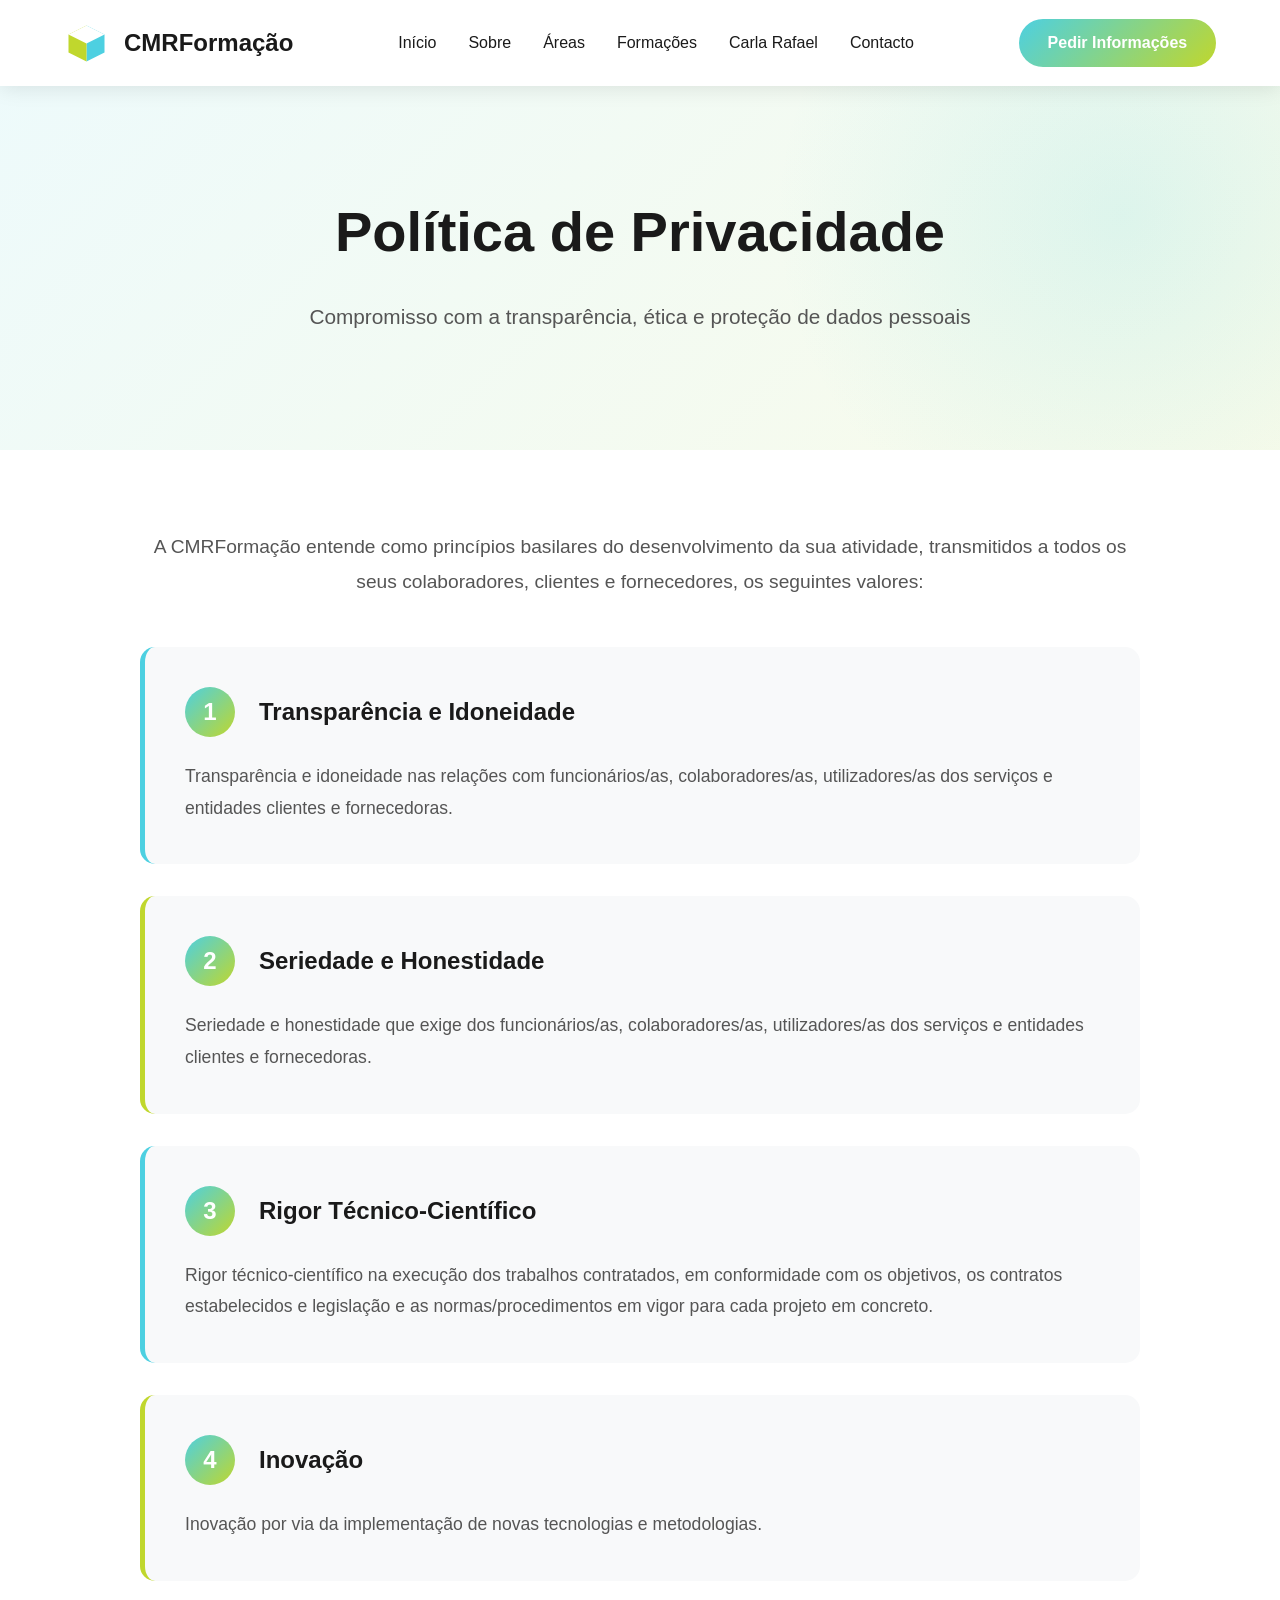
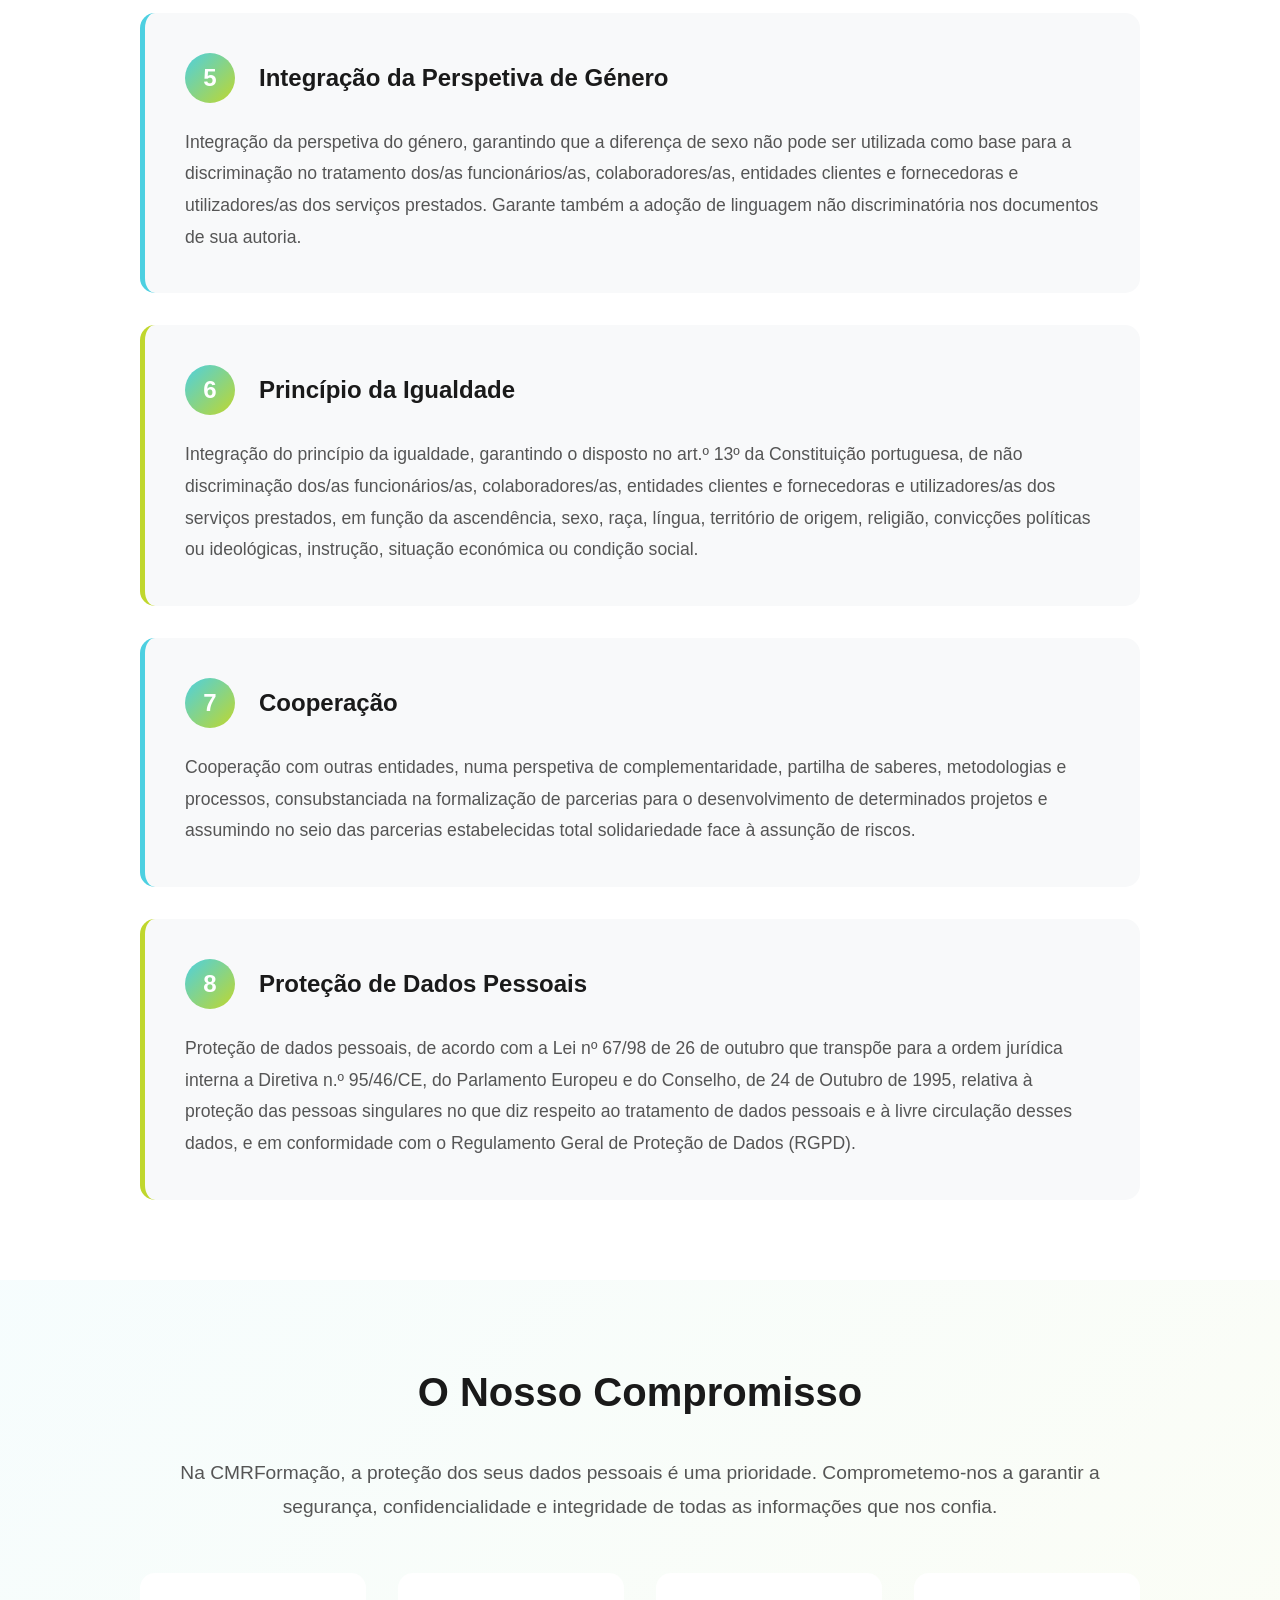
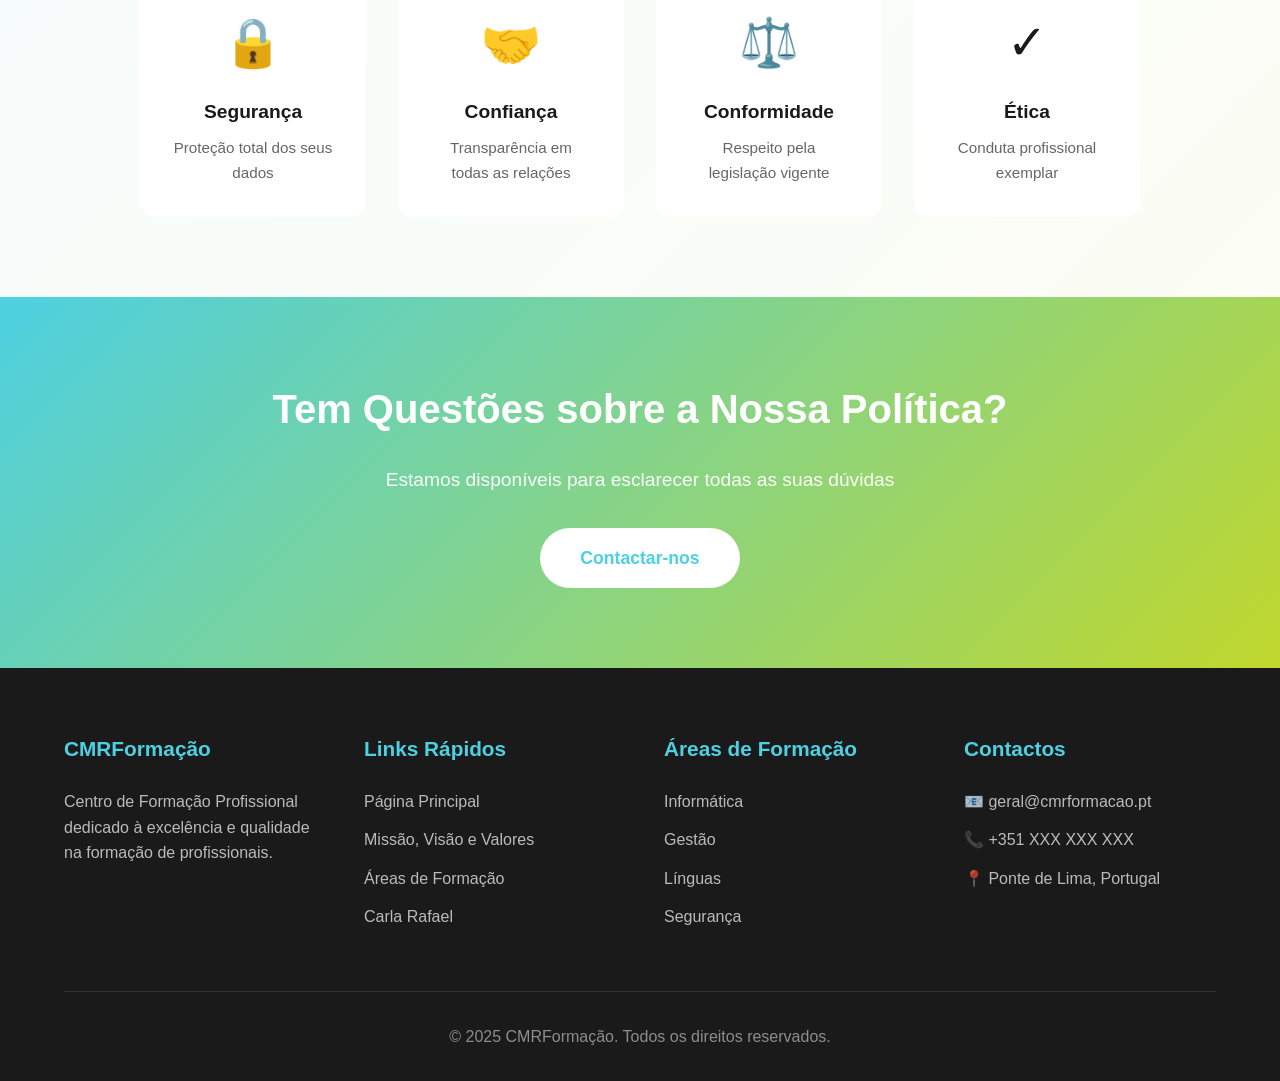
<file: politica_privacidade.html>
<!DOCTYPE html>
<html lang="pt">
<head>
    <meta charset="UTF-8">
    <meta name="viewport" content="width=device-width, initial-scale=1.0">
    <title>Política de Privacidade | CMRFormação</title>
    <style>
        * {
            margin: 0;
            padding: 0;
            box-sizing: border-box;
        }

        :root {
            --turquoise: #4DD0E1;
            --lime: #C0D72D;
            --dark: #1a1a1a;
            --light: #f8f9fa;
        }

        body {
            font-family: 'Segoe UI', Tahoma, Geneva, Verdana, sans-serif;
            line-height: 1.6;
            color: var(--dark);
            overflow-x: hidden;
        }

        header {
            position: fixed;
            width: 100%;
            background: rgba(255, 255, 255, 0.98);
            backdrop-filter: blur(10px);
            box-shadow: 0 2px 20px rgba(0,0,0,0.1);
            z-index: 1000;
            transition: all 0.3s ease;
        }

        nav {
            display: flex;
            justify-content: space-between;
            align-items: center;
            padding: 1.2rem 5%;
            max-width: 1400px;
            margin: 0 auto;
        }

        .logo {
            display: flex;
            align-items: center;
            gap: 15px;
            font-size: 1.5rem;
            font-weight: 700;
            color: var(--dark);
            text-decoration: none;
        }

        .logo-icon {
            width: 45px;
            height: 45px;
        }

        .nav-links {
            display: flex;
            gap: 2rem;
            list-style: none;
        }

        .nav-links a {
            text-decoration: none;
            color: var(--dark);
            font-weight: 500;
            transition: color 0.3s;
        }

        .nav-links a:hover {
            color: var(--turquoise);
        }

        .nav-cta {
            padding: 0.7rem 1.8rem;
            background: linear-gradient(135deg, var(--turquoise), var(--lime));
            color: white;
            border-radius: 50px;
            font-weight: 600;
            text-decoration: none;
            transition: all 0.3s;
        }

        .nav-cta:hover {
            transform: translateY(-2px);
            box-shadow: 0 10px 25px rgba(77, 208, 225, 0.3);
        }

        .hero {
            min-height: 50vh;
            display: flex;
            align-items: center;
            justify-content: center;
            background: linear-gradient(135deg, rgba(77, 208, 225, 0.1) 0%, rgba(192, 215, 45, 0.1) 100%);
            padding: 150px 5% 80px;
            text-align: center;
            position: relative;
            overflow: hidden;
        }

        .hero::before {
            content: '';
            position: absolute;
            top: -30%;
            right: -15%;
            width: 700px;
            height: 700px;
            background: radial-gradient(circle, rgba(77, 208, 225, 0.15) 0%, transparent 70%);
            border-radius: 50%;
            animation: float 25s infinite ease-in-out;
        }

        @keyframes float {
            0%, 100% { transform: translate(0, 0); }
            50% { transform: translate(-40px, 40px); }
        }

        .hero-content {
            max-width: 900px;
            position: relative;
            z-index: 1;
        }

        .hero h1 {
            font-size: 3.5rem;
            margin-bottom: 1.5rem;
            color: var(--dark);
        }

        .hero p {
            font-size: 1.3rem;
            color: #555;
            max-width: 700px;
            margin: 0 auto;
        }

        .content-section {
            padding: 80px 5%;
            background: white;
        }

        .content-container {
            max-width: 1000px;
            margin: 0 auto;
        }

        .intro-text {
            font-size: 1.2rem;
            color: #555;
            margin-bottom: 3rem;
            line-height: 1.8;
            text-align: center;
        }

        .principios-grid {
            display: grid;
            gap: 2rem;
        }

        .principio-card {
            background: var(--light);
            padding: 2.5rem;
            border-radius: 15px;
            border-left: 5px solid var(--turquoise);
            transition: all 0.3s;
        }

        .principio-card:nth-child(even) {
            border-left-color: var(--lime);
        }

        .principio-card:hover {
            transform: translateX(10px);
            box-shadow: 0 10px 30px rgba(0,0,0,0.1);
        }

        .principio-header {
            display: flex;
            align-items: center;
            gap: 1.5rem;
            margin-bottom: 1.5rem;
        }

        .principio-numero {
            width: 50px;
            height: 50px;
            background: linear-gradient(135deg, var(--turquoise), var(--lime));
            border-radius: 50%;
            display: flex;
            align-items: center;
            justify-content: center;
            font-size: 1.5rem;
            font-weight: 700;
            color: white;
            flex-shrink: 0;
        }

        .principio-titulo {
            font-size: 1.5rem;
            font-weight: 600;
            color: var(--dark);
        }

        .principio-descricao {
            font-size: 1.1rem;
            color: #555;
            line-height: 1.8;
        }

        .compromisso-section {
            padding: 80px 5%;
            background: linear-gradient(135deg, rgba(77, 208, 225, 0.05) 0%, rgba(192, 215, 45, 0.05) 100%);
        }

        .compromisso-content {
            max-width: 1000px;
            margin: 0 auto;
            text-align: center;
        }

        .compromisso-content h2 {
            font-size: 2.5rem;
            margin-bottom: 2rem;
            color: var(--dark);
        }

        .compromisso-text {
            font-size: 1.2rem;
            color: #555;
            line-height: 1.8;
            margin-bottom: 3rem;
        }

        .icons-grid {
            display: grid;
            grid-template-columns: repeat(auto-fit, minmax(200px, 1fr));
            gap: 2rem;
            margin-top: 3rem;
        }

        .icon-box {
            background: white;
            padding: 2rem;
            border-radius: 15px;
            text-align: center;
            transition: all 0.3s;
        }

        .icon-box:hover {
            transform: translateY(-10px);
            box-shadow: 0 15px 40px rgba(0,0,0,0.1);
        }

        .icon-box span {
            font-size: 3rem;
            display: block;
            margin-bottom: 1rem;
        }

        .icon-box h3 {
            font-size: 1.2rem;
            color: var(--dark);
            margin-bottom: 0.5rem;
        }

        .icon-box p {
            font-size: 0.95rem;
            color: #666;
        }

        .cta-section {
            padding: 80px 5%;
            background: linear-gradient(135deg, var(--turquoise), var(--lime));
            text-align: center;
            color: white;
        }

        .cta-section h2 {
            font-size: 2.5rem;
            margin-bottom: 1.5rem;
        }

        .cta-section p {
            font-size: 1.2rem;
            margin-bottom: 2rem;
            opacity: 0.95;
        }

        .btn {
            padding: 1rem 2.5rem;
            border: none;
            border-radius: 50px;
            font-size: 1.1rem;
            font-weight: 600;
            cursor: pointer;
            transition: all 0.3s ease;
            text-decoration: none;
            display: inline-block;
        }

        .btn-white {
            background: white;
            color: var(--turquoise);
        }

        .btn-white:hover {
            background: var(--dark);
            color: white;
            transform: translateY(-3px);
        }

        footer {
            background: var(--dark);
            color: white;
            padding: 4rem 5% 2rem;
        }

        .footer-content {
            max-width: 1400px;
            margin: 0 auto;
            display: grid;
            grid-template-columns: repeat(auto-fit, minmax(250px, 1fr));
            gap: 3rem;
            margin-bottom: 3rem;
        }

        .footer-section h3 {
            margin-bottom: 1.5rem;
            color: var(--turquoise);
            font-size: 1.3rem;
        }

        .footer-section p, .footer-section a {
            color: rgba(255,255,255,0.7);
            text-decoration: none;
            display: block;
            margin: 0.8rem 0;
            transition: color 0.3s;
        }

        .footer-section a:hover {
            color: var(--lime);
        }

        .footer-bottom {
            text-align: center;
            padding-top: 2rem;
            border-top: 1px solid rgba(255,255,255,0.1);
            color: rgba(255,255,255,0.5);
        }

        @media (max-width: 768px) {
            .hero h1 {
                font-size: 2.5rem;
            }

            .nav-links {
                display: none;
            }

            .principio-header {
                flex-direction: column;
                text-align: center;
            }
        }
    </style>
</head>
<body>
    <header>
        <nav>
            <a href="index.html" class="logo">
                <svg class="logo-icon" viewBox="0 0 100 100" xmlns="http://www.w3.org/2000/svg">
                    <polygon points="50,10 90,30 90,70 50,90" fill="#4DD0E1"/>
                    <polygon points="50,10 10,30 10,70 50,90" fill="#C0D72D"/>
                    <polygon points="50,10 90,30 50,50 10,30" fill="#ffffff"/>
                </svg>
                <span>CMRFormação</span>
            </a>
            <ul class="nav-links">
                <li><a href="index.html">Início</a></li>
                <li><a href="index.html#sobre">Sobre</a></li>
                <li><a href="index.html#areas">Áreas</a></li>
                <li><a href="index.html#formacoes">Formações</a></li>
                <li><a href="Landing page carla rafael.html">Carla Rafael</a></li>
                <li><a href="index.html#contacto">Contacto</a></li>
            </ul>
            <a href="index.html#contacto" class="nav-cta">Pedir Informações</a>
        </nav>
    </header>

    <section class="hero">
        <div class="hero-content">
            <h1>Política de Privacidade</h1>
            <p>
                Compromisso com a transparência, ética e proteção de dados pessoais
            </p>
        </div>
    </section>

    <section class="content-section">
        <div class="content-container">
            <p class="intro-text">
                A CMRFormação entende como princípios basilares do desenvolvimento da sua atividade, 
                transmitidos a todos os seus colaboradores, clientes e fornecedores, os seguintes valores:
            </p>

            <div class="principios-grid">
                <div class="principio-card">
                    <div class="principio-header">
                        <div class="principio-numero">1</div>
                        <h3 class="principio-titulo">Transparência e Idoneidade</h3>
                    </div>
                    <p class="principio-descricao">
                        Transparência e idoneidade nas relações com funcionários/as, colaboradores/as, 
                        utilizadores/as dos serviços e entidades clientes e fornecedoras.
                    </p>
                </div>

                <div class="principio-card">
                    <div class="principio-header">
                        <div class="principio-numero">2</div>
                        <h3 class="principio-titulo">Seriedade e Honestidade</h3>
                    </div>
                    <p class="principio-descricao">
                        Seriedade e honestidade que exige dos funcionários/as, colaboradores/as, 
                        utilizadores/as dos serviços e entidades clientes e fornecedoras.
                    </p>
                </div>

                <div class="principio-card">
                    <div class="principio-header">
                        <div class="principio-numero">3</div>
                        <h3 class="principio-titulo">Rigor Técnico-Científico</h3>
                    </div>
                    <p class="principio-descricao">
                        Rigor técnico-científico na execução dos trabalhos contratados, em conformidade 
                        com os objetivos, os contratos estabelecidos e legislação e as normas/procedimentos 
                        em vigor para cada projeto em concreto.
                    </p>
                </div>

                <div class="principio-card">
                    <div class="principio-header">
                        <div class="principio-numero">4</div>
                        <h3 class="principio-titulo">Inovação</h3>
                    </div>
                    <p class="principio-descricao">
                        Inovação por via da implementação de novas tecnologias e metodologias.
                    </p>
                </div>

                <div class="principio-card">
                    <div class="principio-header">
                        <div class="principio-numero">5</div>
                        <h3 class="principio-titulo">Integração da Perspetiva de Género</h3>
                    </div>
                    <p class="principio-descricao">
                        Integração da perspetiva do género, garantindo que a diferença de sexo não pode 
                        ser utilizada como base para a discriminação no tratamento dos/as funcionários/as, 
                        colaboradores/as, entidades clientes e fornecedoras e utilizadores/as dos serviços 
                        prestados. Garante também a adoção de linguagem não discriminatória nos documentos 
                        de sua autoria.
                    </p>
                </div>

                <div class="principio-card">
                    <div class="principio-header">
                        <div class="principio-numero">6</div>
                        <h3 class="principio-titulo">Princípio da Igualdade</h3>
                    </div>
                    <p class="principio-descricao">
                        Integração do princípio da igualdade, garantindo o disposto no art.º 13º da 
                        Constituição portuguesa, de não discriminação dos/as funcionários/as, colaboradores/as, 
                        entidades clientes e fornecedoras e utilizadores/as dos serviços prestados, em função 
                        da ascendência, sexo, raça, língua, território de origem, religião, convicções políticas 
                        ou ideológicas, instrução, situação económica ou condição social.
                    </p>
                </div>

                <div class="principio-card">
                    <div class="principio-header">
                        <div class="principio-numero">7</div>
                        <h3 class="principio-titulo">Cooperação</h3>
                    </div>
                    <p class="principio-descricao">
                        Cooperação com outras entidades, numa perspetiva de complementaridade, partilha de 
                        saberes, metodologias e processos, consubstanciada na formalização de parcerias para 
                        o desenvolvimento de determinados projetos e assumindo no seio das parcerias estabelecidas 
                        total solidariedade face à assunção de riscos.
                    </p>
                </div>

                <div class="principio-card">
                    <div class="principio-header">
                        <div class="principio-numero">8</div>
                        <h3 class="principio-titulo">Proteção de Dados Pessoais</h3>
                    </div>
                    <p class="principio-descricao">
                        Proteção de dados pessoais, de acordo com a Lei nº 67/98 de 26 de outubro que transpõe 
                        para a ordem jurídica interna a Diretiva n.º 95/46/CE, do Parlamento Europeu e do Conselho, 
                        de 24 de Outubro de 1995, relativa à proteção das pessoas singulares no que diz respeito 
                        ao tratamento de dados pessoais e à livre circulação desses dados, e em conformidade com 
                        o Regulamento Geral de Proteção de Dados (RGPD).
                    </p>
                </div>
            </div>
        </div>
    </section>

    <section class="compromisso-section">
        <div class="compromisso-content">
            <h2>O Nosso Compromisso</h2>
            <p class="compromisso-text">
                Na CMRFormação, a proteção dos seus dados pessoais é uma prioridade. 
                Comprometemo-nos a garantir a segurança, confidencialidade e integridade 
                de todas as informações que nos confia.
            </p>

            <div class="icons-grid">
                <div class="icon-box">
                    <span>🔒</span>
                    <h3>Segurança</h3>
                    <p>Proteção total dos seus dados</p>
                </div>
                <div class="icon-box">
                    <span>🤝</span>
                    <h3>Confiança</h3>
                    <p>Transparência em todas as relações</p>
                </div>
                <div class="icon-box">
                    <span>⚖️</span>
                    <h3>Conformidade</h3>
                    <p>Respeito pela legislação vigente</p>
                </div>
                <div class="icon-box">
                    <span>✓</span>
                    <h3>Ética</h3>
                    <p>Conduta profissional exemplar</p>
                </div>
            </div>
        </div>
    </section>

    <section class="cta-section">
        <h2>Tem Questões sobre a Nossa Política?</h2>
        <p>Estamos disponíveis para esclarecer todas as suas dúvidas</p>
        <a href="mailto:geral@cmrformacao.pt" class="btn btn-white">Contactar-nos</a>
    </section>

    <footer>
        <div class="footer-content">
            <div class="footer-section">
                <h3>CMRFormação</h3>
                <p>Centro de Formação Profissional dedicado à excelência e qualidade na formação de profissionais.</p>
            </div>
            <div class="footer-section">
                <h3>Links Rápidos</h3>
                <a href="index.html">Página Principal</a>
                <a href="missao-visao-valores.html">Missão, Visão e Valores</a>
                <a href="index.html#areas">Áreas de Formação</a>
                <a href="Landing page carla rafael.html">Carla Rafael</a>
            </div>
            <div class="footer-section">
                <h3>Áreas de Formação</h3>
                <a href="informatica-tecnologia.html">Informática</a>
                <a href="gestao-administracao.html">Gestão</a>
                <a href="index.html#areas">Línguas</a>
                <a href="index.html#areas">Segurança</a>
            </div>
            <div class="footer-section">
                <h3>Contactos</h3>
                <p>📧 geral@cmrformacao.pt</p>
                <p>📞 +351 XXX XXX XXX</p>
                <p>📍 Ponte de Lima, Portugal</p>
            </div>
        </div>
        <div class="footer-bottom">
            <p>&copy; 2025 CMRFormação. Todos os direitos reservados.</p>
        </div>
    </footer>

    <script>
        // Header scroll effect
        window.addEventListener('scroll', () => {
            const header = document.querySelector('header');
            if (window.scrollY > 100) {
                header.style.boxShadow = '0 5px 30px rgba(0,0,0,0.15)';
            } else {
                header.style.boxShadow = '0 2px 20px rgba(0,0,0,0.1)';
            }
        });
    </script>
</body>
</html>
</file>
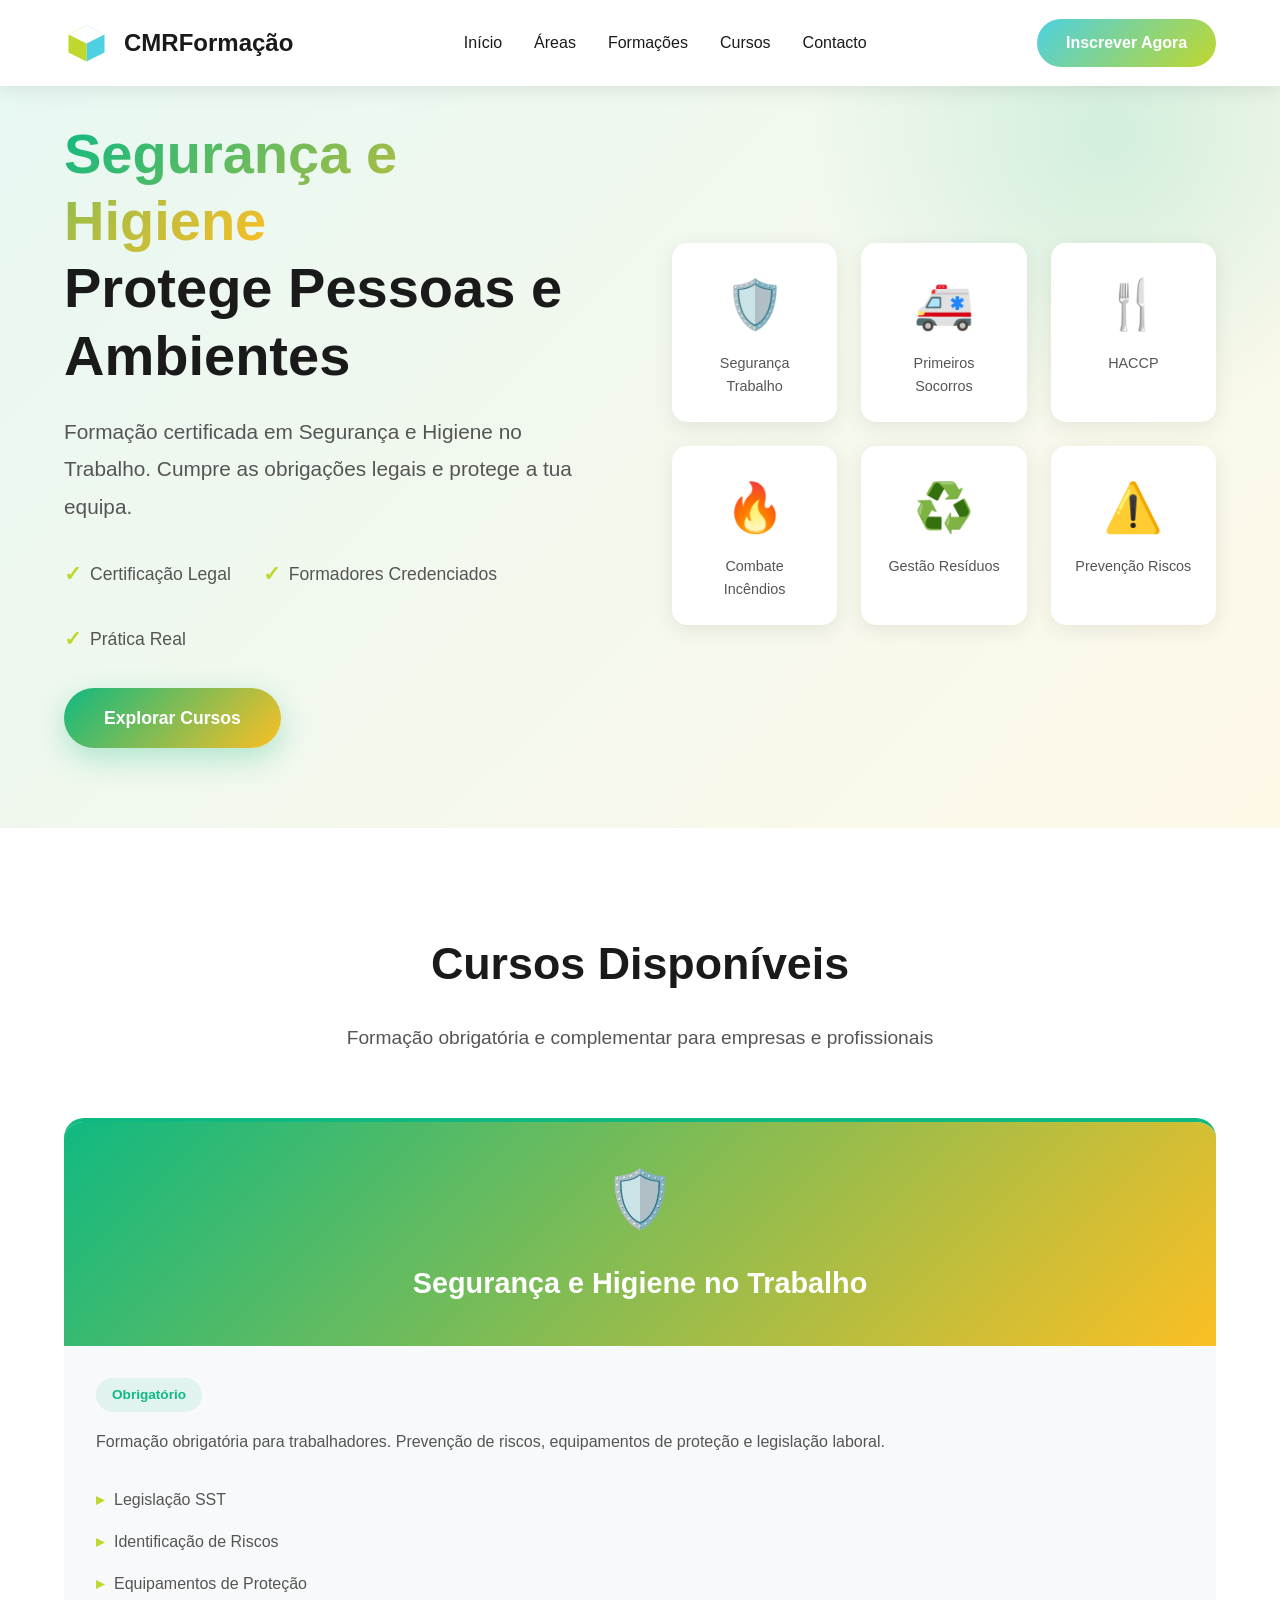
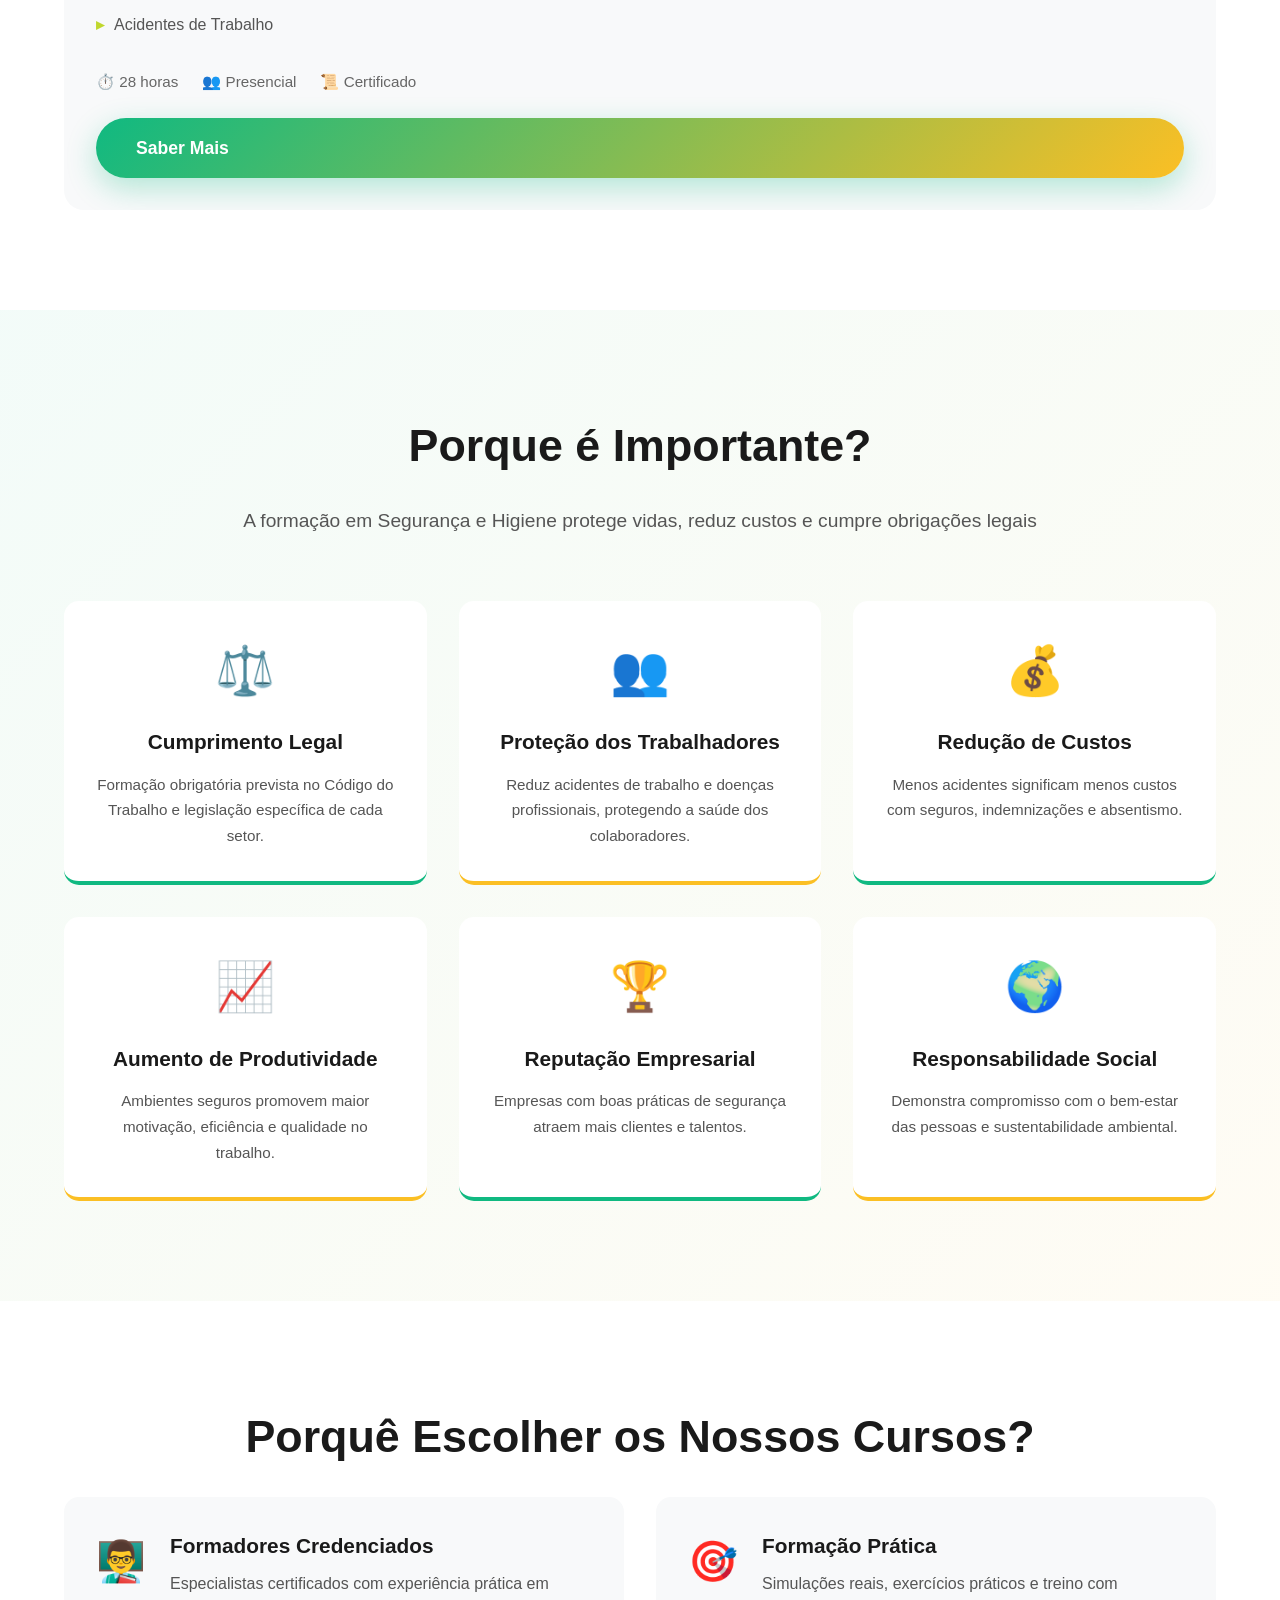
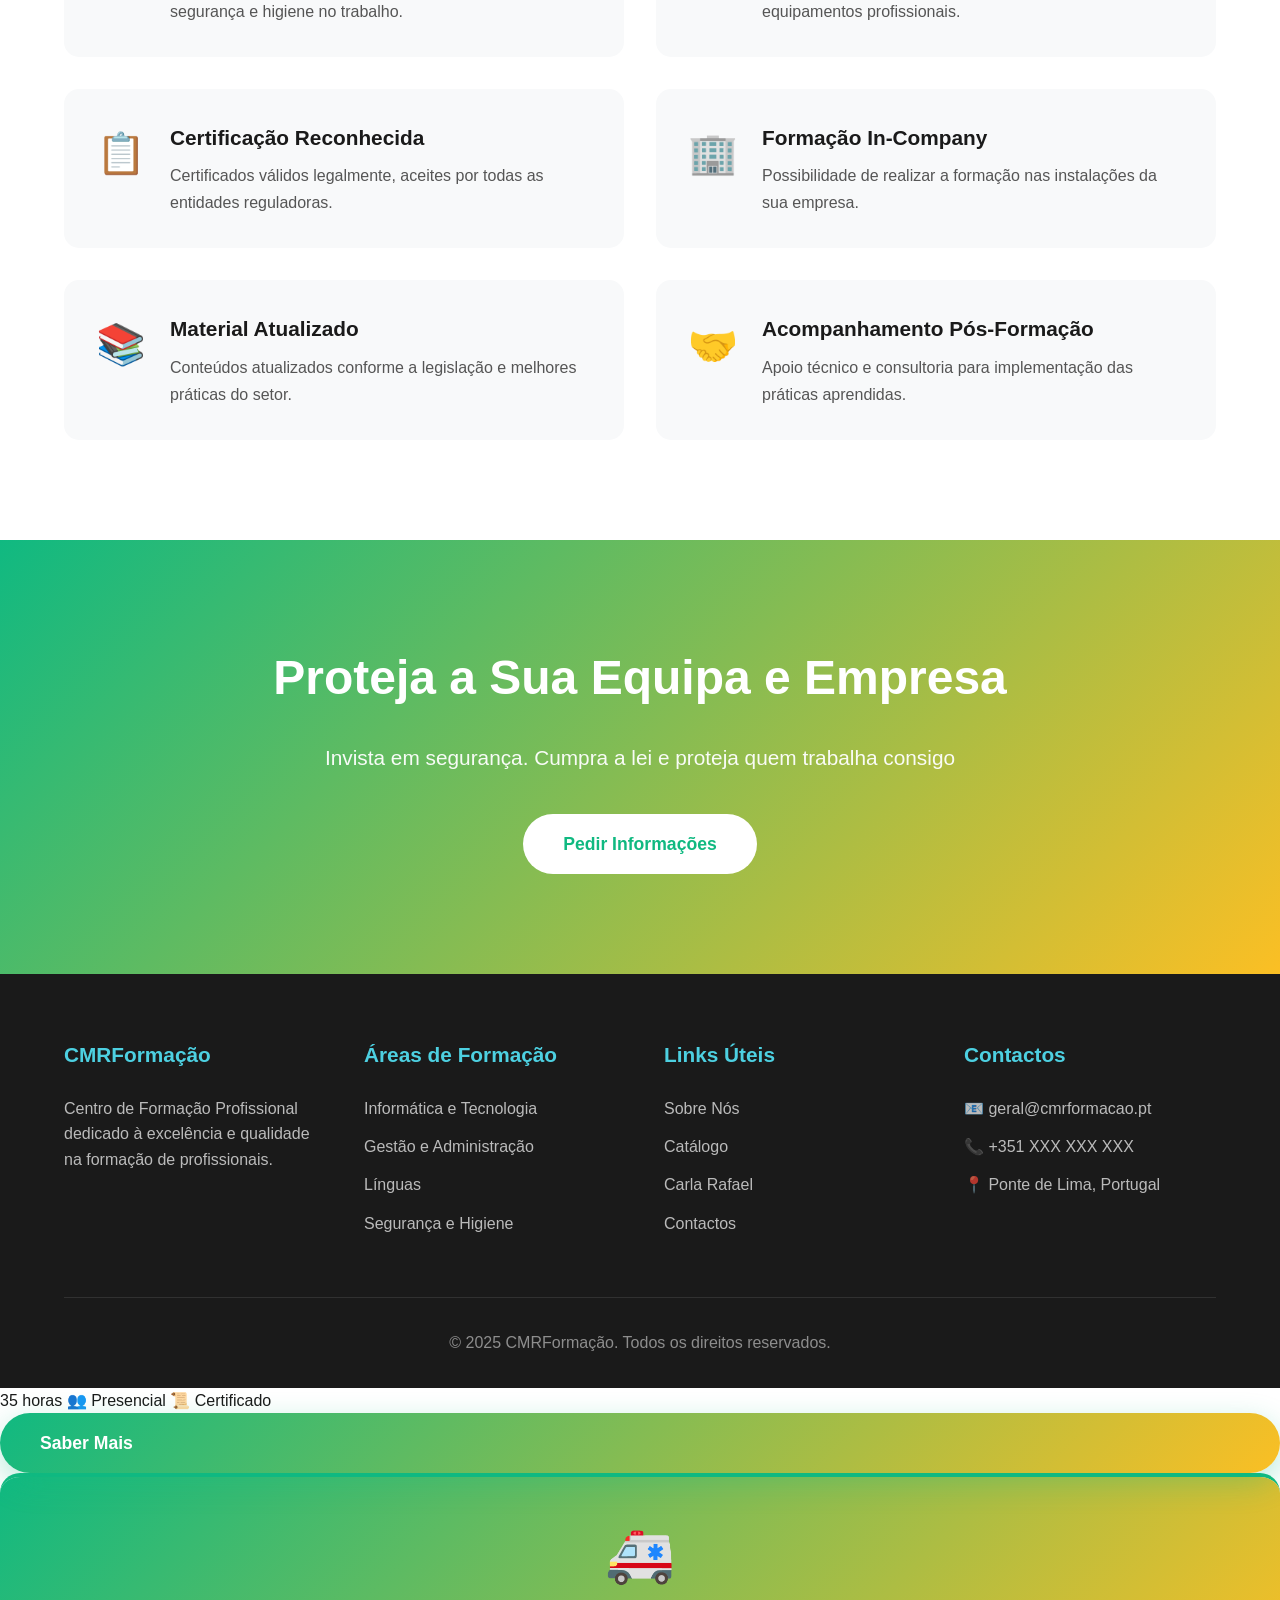
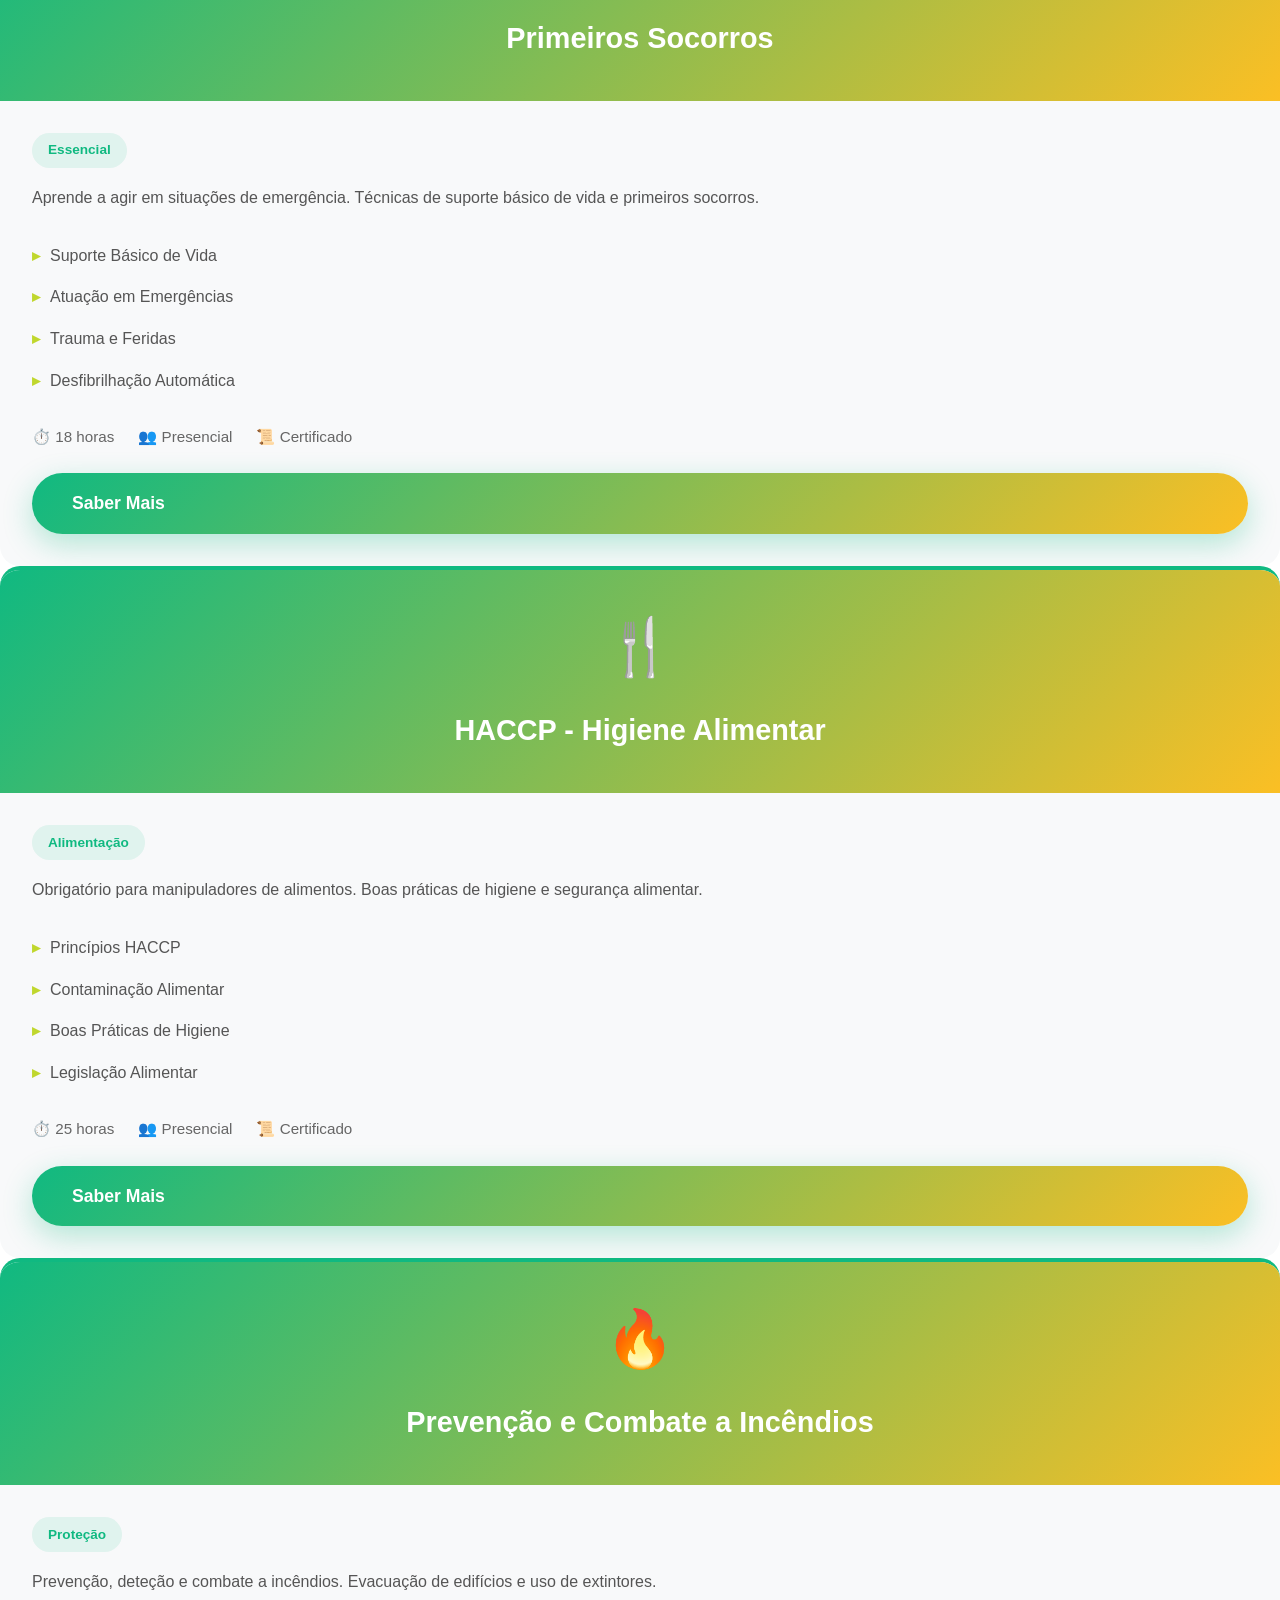
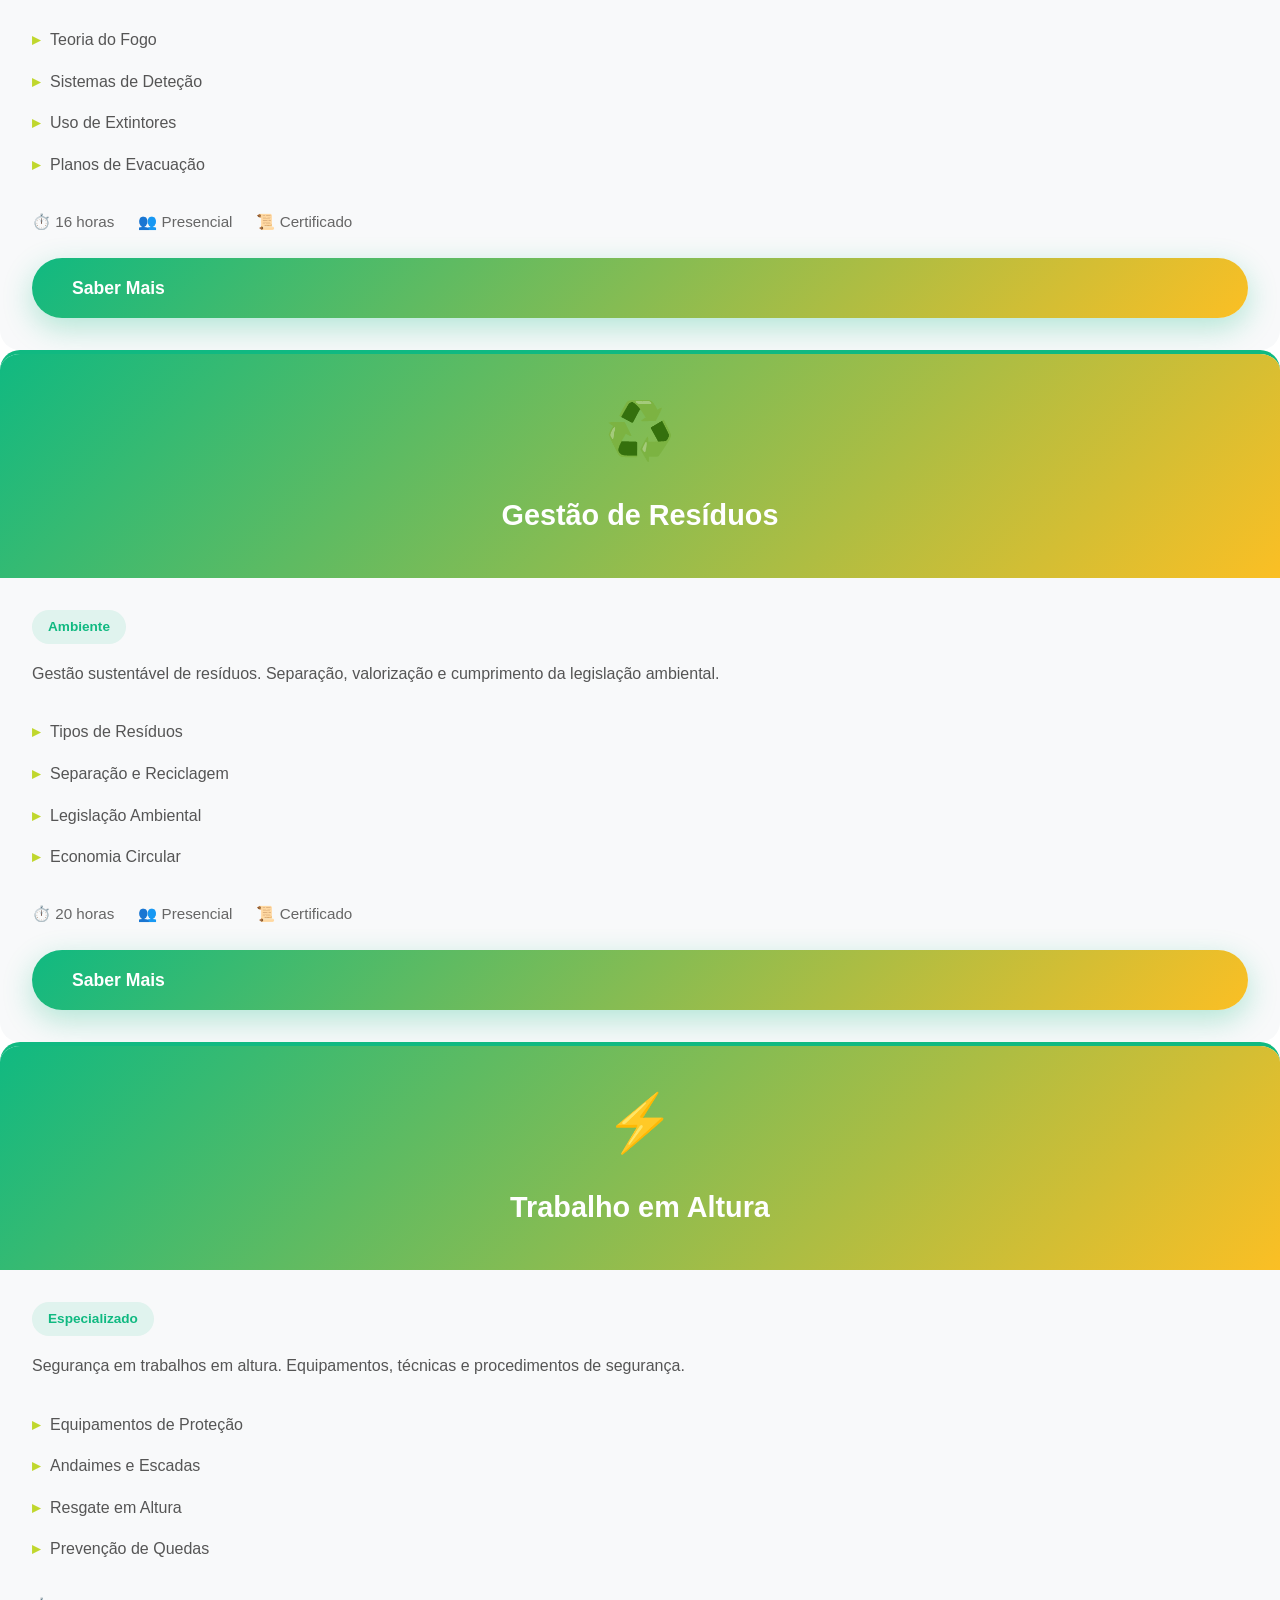
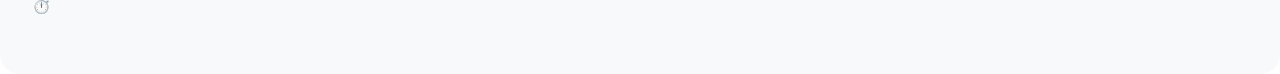
<file: seguranca-higiene.html>
<!DOCTYPE html>
<html lang="pt">
<head>
    <meta charset="UTF-8">
    <meta name="viewport" content="width=device-width, initial-scale=1.0">
    <title>Segurança e Higiene | CMRFormação - Cursos Certificados</title>
    <style>
        * {
            margin: 0;
            padding: 0;
            box-sizing: border-box;
        }

        :root {
            --turquoise: #4DD0E1;
            --lime: #C0D72D;
            --dark: #1a1a1a;
            --light: #f8f9fa;
            --safety-green: #10b981;
            --safety-yellow: #fbbf24;
        }

        body {
            font-family: 'Segoe UI', Tahoma, Geneva, Verdana, sans-serif;
            line-height: 1.6;
            color: var(--dark);
            overflow-x: hidden;
        }

        header {
            position: fixed;
            width: 100%;
            background: rgba(255, 255, 255, 0.98);
            backdrop-filter: blur(10px);
            box-shadow: 0 2px 20px rgba(0,0,0,0.1);
            z-index: 1000;
            transition: all 0.3s ease;
        }

        nav {
            display: flex;
            justify-content: space-between;
            align-items: center;
            padding: 1.2rem 5%;
            max-width: 1400px;
            margin: 0 auto;
        }

        .logo {
            display: flex;
            align-items: center;
            gap: 15px;
            font-size: 1.5rem;
            font-weight: 700;
            color: var(--dark);
            text-decoration: none;
        }

        .logo-icon {
            width: 45px;
            height: 45px;
        }

        .nav-links {
            display: flex;
            gap: 2rem;
            list-style: none;
        }

        .nav-links a {
            text-decoration: none;
            color: var(--dark);
            font-weight: 500;
            transition: color 0.3s;
        }

        .nav-links a:hover {
            color: var(--turquoise);
        }

        .nav-cta {
            padding: 0.7rem 1.8rem;
            background: linear-gradient(135deg, var(--turquoise), var(--lime));
            color: white;
            border-radius: 50px;
            font-weight: 600;
            text-decoration: none;
            transition: all 0.3s;
        }

        .nav-cta:hover {
            transform: translateY(-2px);
            box-shadow: 0 10px 25px rgba(77, 208, 225, 0.3);
        }

        .hero {
            min-height: 85vh;
            display: flex;
            align-items: center;
            background: linear-gradient(135deg, rgba(16, 185, 129, 0.1) 0%, rgba(251, 191, 36, 0.1) 100%);
            padding: 120px 5% 80px;
            position: relative;
            overflow: hidden;
        }

        .hero::before {
            content: '';
            position: absolute;
            top: -20%;
            right: -10%;
            width: 600px;
            height: 600px;
            background: radial-gradient(circle, rgba(16, 185, 129, 0.15) 0%, transparent 70%);
            border-radius: 50%;
            animation: float 20s infinite ease-in-out;
        }

        @keyframes float {
            0%, 100% { transform: translate(0, 0); }
            50% { transform: translate(-30px, 30px); }
        }

        .hero-content {
            max-width: 1400px;
            margin: 0 auto;
            display: grid;
            grid-template-columns: 1fr 1fr;
            gap: 4rem;
            align-items: center;
            position: relative;
            z-index: 1;
        }

        .hero-text h1 {
            font-size: 3.5rem;
            line-height: 1.2;
            margin-bottom: 1.5rem;
            color: var(--dark);
        }

        .hero-text .highlight {
            background: linear-gradient(135deg, var(--safety-green), var(--safety-yellow));
            -webkit-background-clip: text;
            -webkit-text-fill-color: transparent;
            background-clip: text;
        }

        .hero-text p {
            font-size: 1.3rem;
            color: #555;
            margin-bottom: 2rem;
            line-height: 1.8;
        }

        .hero-features {
            display: flex;
            gap: 2rem;
            flex-wrap: wrap;
            margin-bottom: 2rem;
        }

        .hero-feature {
            display: flex;
            align-items: center;
            gap: 0.5rem;
            font-size: 1.1rem;
            color: #555;
        }

        .hero-feature::before {
            content: '✓';
            color: var(--lime);
            font-weight: bold;
            font-size: 1.3rem;
        }

        .hero-icons {
            display: grid;
            grid-template-columns: repeat(3, 1fr);
            gap: 1.5rem;
        }

        .safety-icon-box {
            background: white;
            padding: 1.5rem;
            border-radius: 15px;
            text-align: center;
            box-shadow: 0 5px 20px rgba(0,0,0,0.08);
            transition: all 0.3s;
        }

        .safety-icon-box:hover {
            transform: translateY(-10px);
            box-shadow: 0 15px 40px rgba(16, 185, 129, 0.2);
        }

        .safety-icon-box span {
            font-size: 3rem;
            display: block;
            margin-bottom: 0.5rem;
        }

        .safety-icon-box p {
            font-size: 0.9rem;
            color: #555;
            margin: 0;
        }

        .btn {
            padding: 1rem 2.5rem;
            border: none;
            border-radius: 50px;
            font-size: 1.1rem;
            font-weight: 600;
            cursor: pointer;
            transition: all 0.3s ease;
            text-decoration: none;
            display: inline-block;
        }

        .btn-primary {
            background: linear-gradient(135deg, var(--safety-green), var(--safety-yellow));
            color: white;
            box-shadow: 0 10px 30px rgba(16, 185, 129, 0.3);
        }

        .btn-primary:hover {
            transform: translateY(-3px);
            box-shadow: 0 15px 40px rgba(16, 185, 129, 0.4);
        }

        .section-title {
            text-align: center;
            font-size: 2.8rem;
            margin-bottom: 1.5rem;
            color: var(--dark);
        }

        .section-subtitle {
            text-align: center;
            font-size: 1.2rem;
            color: #555;
            max-width: 800px;
            margin: 0 auto 4rem;
        }

        .cursos-section {
            padding: 100px 5%;
            background: white;
        }

        .cursos-grid {
            max-width: 1400px;
            margin: 0 auto;
            display: grid;
            grid-template-columns: repeat(auto-fit, minmax(350px, 1fr));
            gap: 2.5rem;
        }

        .curso-card {
            background: var(--light);
            border-radius: 20px;
            overflow: hidden;
            transition: all 0.3s;
            border-top: 4px solid var(--safety-green);
        }

        .curso-card:hover {
            transform: translateY(-10px);
            box-shadow: 0 20px 50px rgba(0,0,0,0.1);
        }

        .curso-header {
            background: linear-gradient(135deg, var(--safety-green), var(--safety-yellow));
            padding: 2rem;
            color: white;
            text-align: center;
        }

        .curso-header span {
            font-size: 3.5rem;
            display: block;
            margin-bottom: 1rem;
        }

        .curso-header h3 {
            font-size: 1.8rem;
            margin-bottom: 0.5rem;
        }

        .curso-body {
            padding: 2rem;
        }

        .curso-tag {
            display: inline-block;
            padding: 0.4rem 1rem;
            background: rgba(16, 185, 129, 0.1);
            color: var(--safety-green);
            border-radius: 20px;
            font-size: 0.85rem;
            font-weight: 600;
            margin-bottom: 1rem;
        }

        .curso-description {
            color: #555;
            line-height: 1.7;
            margin-bottom: 1.5rem;
        }

        .curso-topics {
            list-style: none;
            margin-bottom: 1.5rem;
        }

        .curso-topics li {
            padding: 0.5rem 0;
            color: #555;
            display: flex;
            align-items: center;
            gap: 10px;
        }

        .curso-topics li::before {
            content: '▸';
            color: var(--lime);
            font-weight: bold;
        }

        .curso-info {
            display: flex;
            gap: 1.5rem;
            margin: 1.5rem 0;
            font-size: 0.95rem;
            color: #666;
            flex-wrap: wrap;
        }

        .curso-info span {
            display: flex;
            align-items: center;
            gap: 0.5rem;
        }

        .importancia-section {
            padding: 100px 5%;
            background: linear-gradient(135deg, rgba(16, 185, 129, 0.05) 0%, rgba(251, 191, 36, 0.05) 100%);
        }

        .importancia-grid {
            max-width: 1200px;
            margin: 0 auto;
            display: grid;
            grid-template-columns: repeat(auto-fit, minmax(280px, 1fr));
            gap: 2rem;
        }

        .importancia-card {
            background: white;
            padding: 2rem;
            border-radius: 15px;
            text-align: center;
            transition: all 0.3s;
            border-bottom: 4px solid var(--safety-green);
        }

        .importancia-card:nth-child(even) {
            border-bottom-color: var(--safety-yellow);
        }

        .importancia-card:hover {
            transform: translateY(-10px);
            box-shadow: 0 15px 40px rgba(0,0,0,0.1);
        }

        .importancia-icon {
            font-size: 3rem;
            margin-bottom: 1rem;
        }

        .importancia-card h3 {
            font-size: 1.3rem;
            margin-bottom: 0.8rem;
            color: var(--dark);
        }

        .importancia-card p {
            color: #555;
            line-height: 1.7;
            font-size: 0.95rem;
        }

        .vantagens-section {
            padding: 100px 5%;
            background: white;
        }

        .vantagens-grid {
            max-width: 1200px;
            margin: 0 auto;
            display: grid;
            grid-template-columns: repeat(2, 1fr);
            gap: 2rem;
        }

        .vantagem-card {
            display: flex;
            gap: 1.5rem;
            padding: 2rem;
            background: var(--light);
            border-radius: 15px;
            transition: all 0.3s;
        }

        .vantagem-card:hover {
            transform: translateX(10px);
            box-shadow: 0 10px 30px rgba(0,0,0,0.08);
        }

        .vantagem-icon {
            font-size: 2.5rem;
            flex-shrink: 0;
        }

        .vantagem-content h3 {
            font-size: 1.3rem;
            margin-bottom: 0.5rem;
            color: var(--dark);
        }

        .vantagem-content p {
            color: #555;
            line-height: 1.7;
        }

        .cta-section {
            padding: 100px 5%;
            background: linear-gradient(135deg, var(--safety-green), var(--safety-yellow));
            text-align: center;
            color: white;
        }

        .cta-section h2 {
            font-size: 3rem;
            margin-bottom: 1.5rem;
        }

        .cta-section p {
            font-size: 1.3rem;
            margin-bottom: 2.5rem;
            opacity: 0.95;
        }

        .btn-white {
            background: white;
            color: var(--safety-green);
        }

        .btn-white:hover {
            background: var(--dark);
            color: white;
        }

        footer {
            background: var(--dark);
            color: white;
            padding: 4rem 5% 2rem;
        }

        .footer-content {
            max-width: 1400px;
            margin: 0 auto;
            display: grid;
            grid-template-columns: repeat(auto-fit, minmax(250px, 1fr));
            gap: 3rem;
            margin-bottom: 3rem;
        }

        .footer-section h3 {
            margin-bottom: 1.5rem;
            color: var(--turquoise);
            font-size: 1.3rem;
        }

        .footer-section p, .footer-section a {
            color: rgba(255,255,255,0.7);
            text-decoration: none;
            display: block;
            margin: 0.8rem 0;
            transition: color 0.3s;
        }

        .footer-section a:hover {
            color: var(--lime);
        }

        .footer-bottom {
            text-align: center;
            padding-top: 2rem;
            border-top: 1px solid rgba(255,255,255,0.1);
            color: rgba(255,255,255,0.5);
        }

        @media (max-width: 768px) {
            .hero-content {
                grid-template-columns: 1fr;
            }

            .hero-text h1 {
                font-size: 2.5rem;
            }

            .nav-links {
                display: none;
            }

            .vantagens-grid {
                grid-template-columns: 1fr;
            }

            .section-title {
                font-size: 2rem;
            }
        }
    </style>
</head>
<body>
    <header>
        <nav>
            <a href="index.html" class="logo">
                <svg class="logo-icon" viewBox="0 0 100 100" xmlns="http://www.w3.org/2000/svg">
                    <polygon points="50,10 90,30 90,70 50,90" fill="#4DD0E1"/>
                    <polygon points="50,10 10,30 10,70 50,90" fill="#C0D72D"/>
                    <polygon points="50,10 90,30 50,50 10,30" fill="#ffffff"/>
                </svg>
                <span>CMRFormação</span>
            </a>
            <ul class="nav-links">
                <li><a href="index.html">Início</a></li>
                <li><a href="index.html#areas">Áreas</a></li>
                <li><a href="index.html#formacoes">Formações</a></li>
                <li><a href="#cursos">Cursos</a></li>
                <li><a href="#contacto">Contacto</a></li>
            </ul>
            <a href="#contacto" class="nav-cta">Inscrever Agora</a>
        </nav>
    </header>

    <section class="hero">
        <div class="hero-content">
            <div class="hero-text">
                <h1>
                    <span class="highlight">Segurança e Higiene</span><br>
                    Protege Pessoas e Ambientes
                </h1>
                <p>
                    Formação certificada em Segurança e Higiene no Trabalho. Cumpre as obrigações legais e protege a tua equipa.
                </p>
                <div class="hero-features">
                    <div class="hero-feature">Certificação Legal</div>
                    <div class="hero-feature">Formadores Credenciados</div>
                    <div class="hero-feature">Prática Real</div>
                </div>
                <a href="#cursos" class="btn btn-primary">Explorar Cursos</a>
            </div>
            <div class="hero-icons">
                <div class="safety-icon-box">
                    <span>🛡️</span>
                    <p>Segurança Trabalho</p>
                </div>
                <div class="safety-icon-box">
                    <span>🚑</span>
                    <p>Primeiros Socorros</p>
                </div>
                <div class="safety-icon-box">
                    <span>🍴</span>
                    <p>HACCP</p>
                </div>
                <div class="safety-icon-box">
                    <span>🔥</span>
                    <p>Combate Incêndios</p>
                </div>
                <div class="safety-icon-box">
                    <span>♻️</span>
                    <p>Gestão Resíduos</p>
                </div>
                <div class="safety-icon-box">
                    <span>⚠️</span>
                    <p>Prevenção Riscos</p>
                </div>
            </div>
        </div>
    </section>

    <section class="cursos-section" id="cursos">
        <h2 class="section-title">Cursos Disponíveis</h2>
        <p class="section-subtitle">
            Formação obrigatória e complementar para empresas e profissionais
        </p>
        <div class="cursos-grid">
            <div class="curso-card">
                <div class="curso-header">
                    <span>🛡️</span>
                    <h3>Segurança e Higiene no Trabalho</h3>
                </div>
                <div class="curso-body">
                    <span class="curso-tag">Obrigatório</span>
                    <p class="curso-description">
                        Formação obrigatória para trabalhadores. Prevenção de riscos, equipamentos de proteção e legislação laboral.
                    </p>
                    <ul class="curso-topics">
                        <li>Legislação SST</li>
                        <li>Identificação de Riscos</li>
                        <li>Equipamentos de Proteção</li>
                        <li>Acidentes de Trabalho</li>
                    </ul>
                    <div class="curso-info">
                        <span>⏱️ 28 horas</span>
                        <span>👥 Presencial</span>
                        <span>📜 Certificado</span>
                    </div>
                    <a href="#contacto" class="btn btn-primary" style="width: 100%;">Saber Mais</a>
                </div>
            </div>
        </div>
    </section>

    <section class="importancia-section">
        <h2 class="section-title">Porque é Importante?</h2>
        <p class="section-subtitle">
            A formação em Segurança e Higiene protege vidas, reduz custos e cumpre obrigações legais
        </p>
        <div class="importancia-grid">
            <div class="importancia-card">
                <div class="importancia-icon">⚖️</div>
                <h3>Cumprimento Legal</h3>
                <p>Formação obrigatória prevista no Código do Trabalho e legislação específica de cada setor.</p>
            </div>

            <div class="importancia-card">
                <div class="importancia-icon">👥</div>
                <h3>Proteção dos Trabalhadores</h3>
                <p>Reduz acidentes de trabalho e doenças profissionais, protegendo a saúde dos colaboradores.</p>
            </div>

            <div class="importancia-card">
                <div class="importancia-icon">💰</div>
                <h3>Redução de Custos</h3>
                <p>Menos acidentes significam menos custos com seguros, indemnizações e absentismo.</p>
            </div>

            <div class="importancia-card">
                <div class="importancia-icon">📈</div>
                <h3>Aumento de Produtividade</h3>
                <p>Ambientes seguros promovem maior motivação, eficiência e qualidade no trabalho.</p>
            </div>

            <div class="importancia-card">
                <div class="importancia-icon">🏆</div>
                <h3>Reputação Empresarial</h3>
                <p>Empresas com boas práticas de segurança atraem mais clientes e talentos.</p>
            </div>

            <div class="importancia-card">
                <div class="importancia-icon">🌍</div>
                <h3>Responsabilidade Social</h3>
                <p>Demonstra compromisso com o bem-estar das pessoas e sustentabilidade ambiental.</p>
            </div>
        </div>
    </section>

    <section class="vantagens-section">
        <h2 class="section-title">Porquê Escolher os Nossos Cursos?</h2>
        <div class="vantagens-grid">
            <div class="vantagem-card">
                <div class="vantagem-icon">👨‍🏫</div>
                <div class="vantagem-content">
                    <h3>Formadores Credenciados</h3>
                    <p>Especialistas certificados com experiência prática em segurança e higiene no trabalho.</p>
                </div>
            </div>

            <div class="vantagem-card">
                <div class="vantagem-icon">🎯</div>
                <div class="vantagem-content">
                    <h3>Formação Prática</h3>
                    <p>Simulações reais, exercícios práticos e treino com equipamentos profissionais.</p>
                </div>
            </div>

            <div class="vantagem-card">
                <div class="vantagem-icon">📋</div>
                <div class="vantagem-content">
                    <h3>Certificação Reconhecida</h3>
                    <p>Certificados válidos legalmente, aceites por todas as entidades reguladoras.</p>
                </div>
            </div>

            <div class="vantagem-card">
                <div class="vantagem-icon">🏢</div>
                <div class="vantagem-content">
                    <h3>Formação In-Company</h3>
                    <p>Possibilidade de realizar a formação nas instalações da sua empresa.</p>
                </div>
            </div>

            <div class="vantagem-card">
                <div class="vantagem-icon">📚</div>
                <div class="vantagem-content">
                    <h3>Material Atualizado</h3>
                    <p>Conteúdos atualizados conforme a legislação e melhores práticas do setor.</p>
                </div>
            </div>

            <div class="vantagem-card">
                <div class="vantagem-icon">🤝</div>
                <div class="vantagem-content">
                    <h3>Acompanhamento Pós-Formação</h3>
                    <p>Apoio técnico e consultoria para implementação das práticas aprendidas.</p>
                </div>
            </div>
        </div>
    </section>

    <section class="cta-section" id="contacto">
        <h2>Proteja a Sua Equipa e Empresa</h2>
        <p>Invista em segurança. Cumpra a lei e proteja quem trabalha consigo</p>
        <a href="mailto:geral@cmrformacao.pt" class="btn btn-white">Pedir Informações</a>
    </section>

    <footer>
        <div class="footer-content">
            <div class="footer-section">
                <h3>CMRFormação</h3>
                <p>Centro de Formação Profissional dedicado à excelência e qualidade na formação de profissionais.</p>
            </div>
            <div class="footer-section">
                <h3>Áreas de Formação</h3>
                <a href="informatica-tecnologia.html">Informática e Tecnologia</a>
                <a href="gestao-administracao.html">Gestão e Administração</a>
                <a href="linguas.html">Línguas</a>
                <a href="seguranca-higiene.html">Segurança e Higiene</a>
            </div>
            <div class="footer-section">
                <h3>Links Úteis</h3>
                <a href="index.html#sobre">Sobre Nós</a>
                <a href="index.html#formacoes">Catálogo</a>
                <a href="Landing page carla rafael.html">Carla Rafael</a>
                <a href="#contacto">Contactos</a>
            </div>
            <div class="footer-section">
                <h3>Contactos</h3>
                <p>📧 geral@cmrformacao.pt</p>
                <p>📞 +351 XXX XXX XXX</p>
                <p>📍 Ponte de Lima, Portugal</p>
            </div>
        </div>
        <div class="footer-bottom">
            <p>&copy; 2025 CMRFormação. Todos os direitos reservados.</p>
        </div>
    </footer>

    <script>
        // Smooth scroll
        document.querySelectorAll('a[href^="#"]').forEach(anchor => {
            anchor.addEventListener('click', function (e) {
                e.preventDefault();
                const target = document.querySelector(this.getAttribute('href'));
                if (target) {
                    target.scrollIntoView({ behavior: 'smooth', block: 'start' });
                }
            });
        });

        // Header scroll effect
        window.addEventListener('scroll', () => {
            const header = document.querySelector('header');
            if (window.scrollY > 100) {
                header.style.boxShadow = '0 5px 30px rgba(0,0,0,0.15)';
            } else {
                header.style.boxShadow = '0 2px 20px rgba(0,0,0,0.1)';
            }
        });
    </script>
</body>
</html>35 horas</span>
                        <span>👥 Presencial</span>
                        <span>📜 Certificado</span>
                    </div>
                    <a href="#contacto" class="btn btn-primary" style="width: 100%;">Saber Mais</a>
                </div>
            </div>

            <div class="curso-card">
                <div class="curso-header">
                    <span>🚑</span>
                    <h3>Primeiros Socorros</h3>
                </div>
                <div class="curso-body">
                    <span class="curso-tag">Essencial</span>
                    <p class="curso-description">
                        Aprende a agir em situações de emergência. Técnicas de suporte básico de vida e primeiros socorros.
                    </p>
                    <ul class="curso-topics">
                        <li>Suporte Básico de Vida</li>
                        <li>Atuação em Emergências</li>
                        <li>Trauma e Feridas</li>
                        <li>Desfibrilhação Automática</li>
                    </ul>
                    <div class="curso-info">
                        <span>⏱️ 18 horas</span>
                        <span>👥 Presencial</span>
                        <span>📜 Certificado</span>
                    </div>
                    <a href="#contacto" class="btn btn-primary" style="width: 100%;">Saber Mais</a>
                </div>
            </div>

            <div class="curso-card">
                <div class="curso-header">
                    <span>🍴</span>
                    <h3>HACCP - Higiene Alimentar</h3>
                </div>
                <div class="curso-body">
                    <span class="curso-tag">Alimentação</span>
                    <p class="curso-description">
                        Obrigatório para manipuladores de alimentos. Boas práticas de higiene e segurança alimentar.
                    </p>
                    <ul class="curso-topics">
                        <li>Princípios HACCP</li>
                        <li>Contaminação Alimentar</li>
                        <li>Boas Práticas de Higiene</li>
                        <li>Legislação Alimentar</li>
                    </ul>
                    <div class="curso-info">
                        <span>⏱️ 25 horas</span>
                        <span>👥 Presencial</span>
                        <span>📜 Certificado</span>
                    </div>
                    <a href="#contacto" class="btn btn-primary" style="width: 100%;">Saber Mais</a>
                </div>
            </div>

            <div class="curso-card">
                <div class="curso-header">
                    <span>🔥</span>
                    <h3>Prevenção e Combate a Incêndios</h3>
                </div>
                <div class="curso-body">
                    <span class="curso-tag">Proteção</span>
                    <p class="curso-description">
                        Prevenção, deteção e combate a incêndios. Evacuação de edifícios e uso de extintores.
                    </p>
                    <ul class="curso-topics">
                        <li>Teoria do Fogo</li>
                        <li>Sistemas de Deteção</li>
                        <li>Uso de Extintores</li>
                        <li>Planos de Evacuação</li>
                    </ul>
                    <div class="curso-info">
                        <span>⏱️ 16 horas</span>
                        <span>👥 Presencial</span>
                        <span>📜 Certificado</span>
                    </div>
                    <a href="#contacto" class="btn btn-primary" style="width: 100%;">Saber Mais</a>
                </div>
            </div>

            <div class="curso-card">
                <div class="curso-header">
                    <span>♻️</span>
                    <h3>Gestão de Resíduos</h3>
                </div>
                <div class="curso-body">
                    <span class="curso-tag">Ambiente</span>
                    <p class="curso-description">
                        Gestão sustentável de resíduos. Separação, valorização e cumprimento da legislação ambiental.
                    </p>
                    <ul class="curso-topics">
                        <li>Tipos de Resíduos</li>
                        <li>Separação e Reciclagem</li>
                        <li>Legislação Ambiental</li>
                        <li>Economia Circular</li>
                    </ul>
                    <div class="curso-info">
                        <span>⏱️ 20 horas</span>
                        <span>👥 Presencial</span>
                        <span>📜 Certificado</span>
                    </div>
                    <a href="#contacto" class="btn btn-primary" style="width: 100%;">Saber Mais</a>
                </div>
            </div>

            <div class="curso-card">
                <div class="curso-header">
                    <span>⚡</span>
                    <h3>Trabalho em Altura</h3>
                </div>
                <div class="curso-body">
                    <span class="curso-tag">Especializado</span>
                    <p class="curso-description">
                        Segurança em trabalhos em altura. Equipamentos, técnicas e procedimentos de segurança.
                    </p>
                    <ul class="curso-topics">
                        <li>Equipamentos de Proteção</li>
                        <li>Andaimes e Escadas</li>
                        <li>Resgate em Altura</li>
                        <li>Prevenção de Quedas</li>
                    </ul>
                    <div class="curso-info">
                        <span>⏱️
</file>
